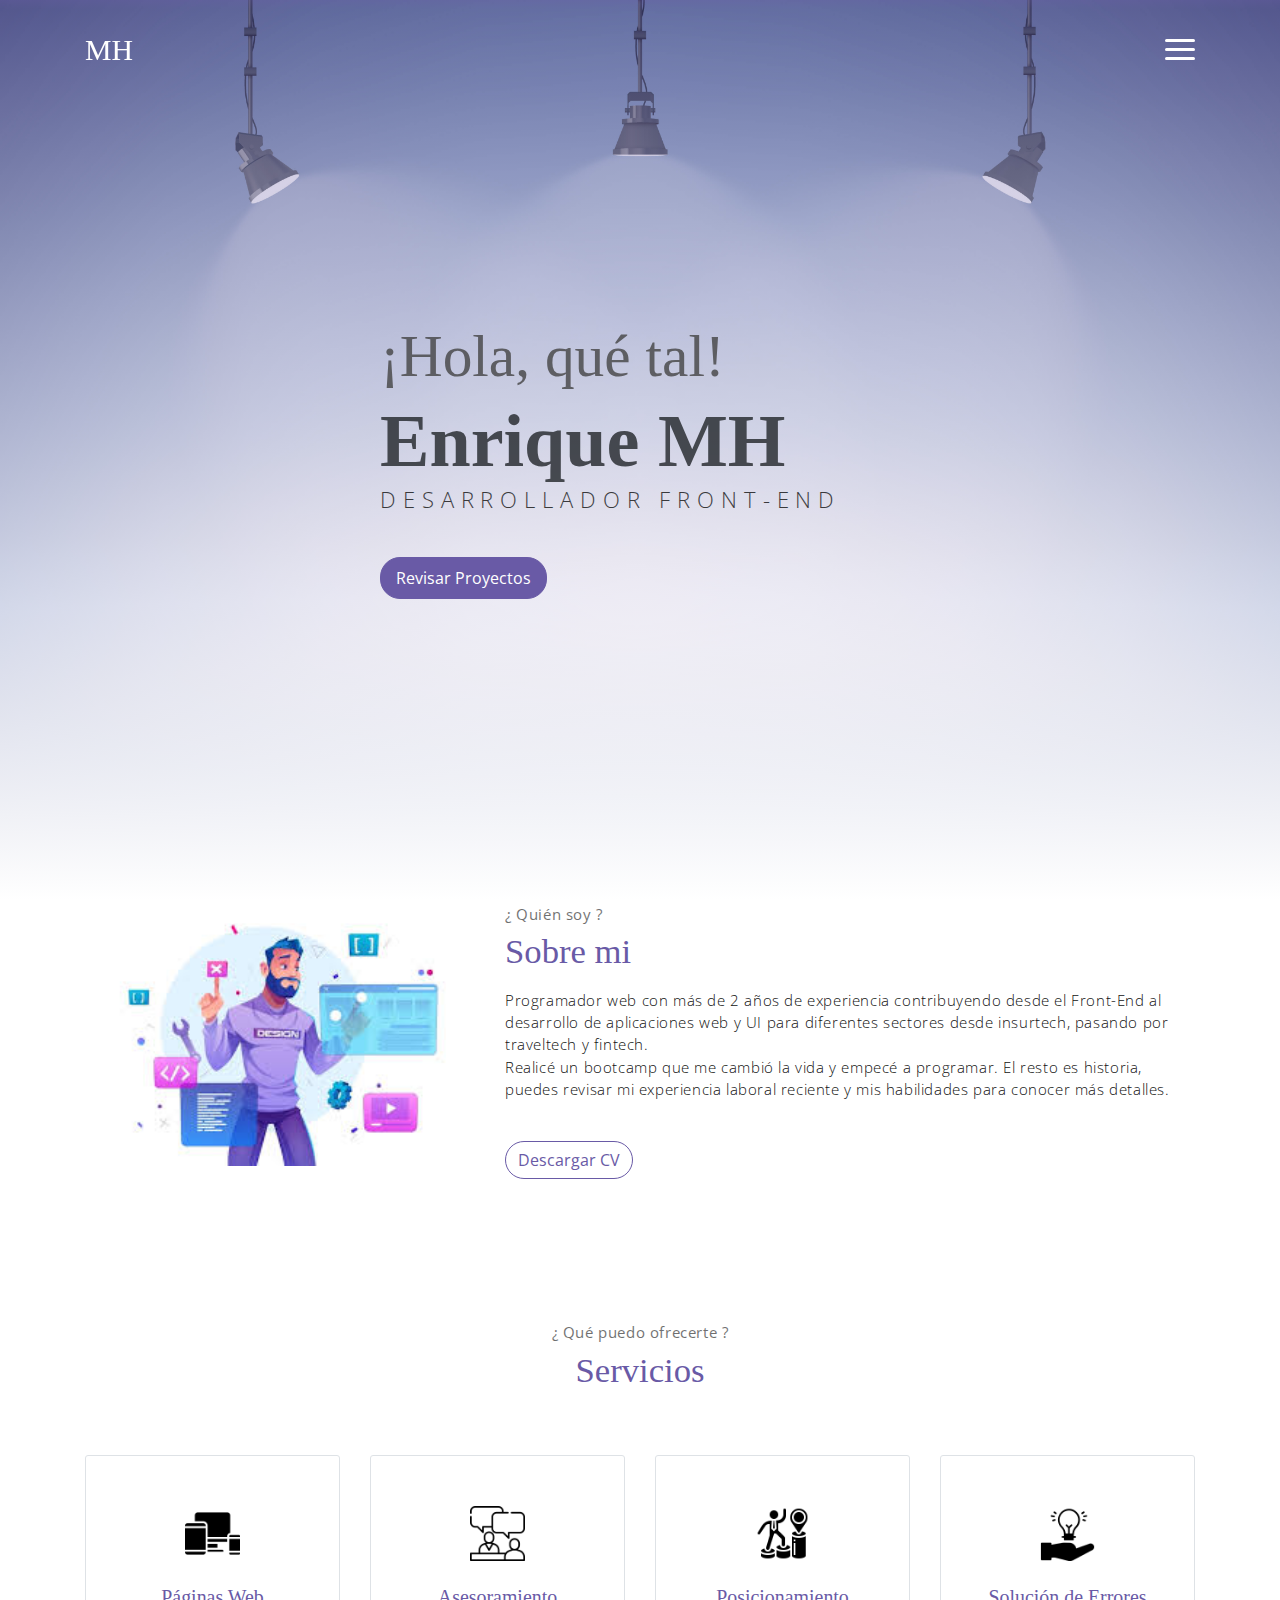
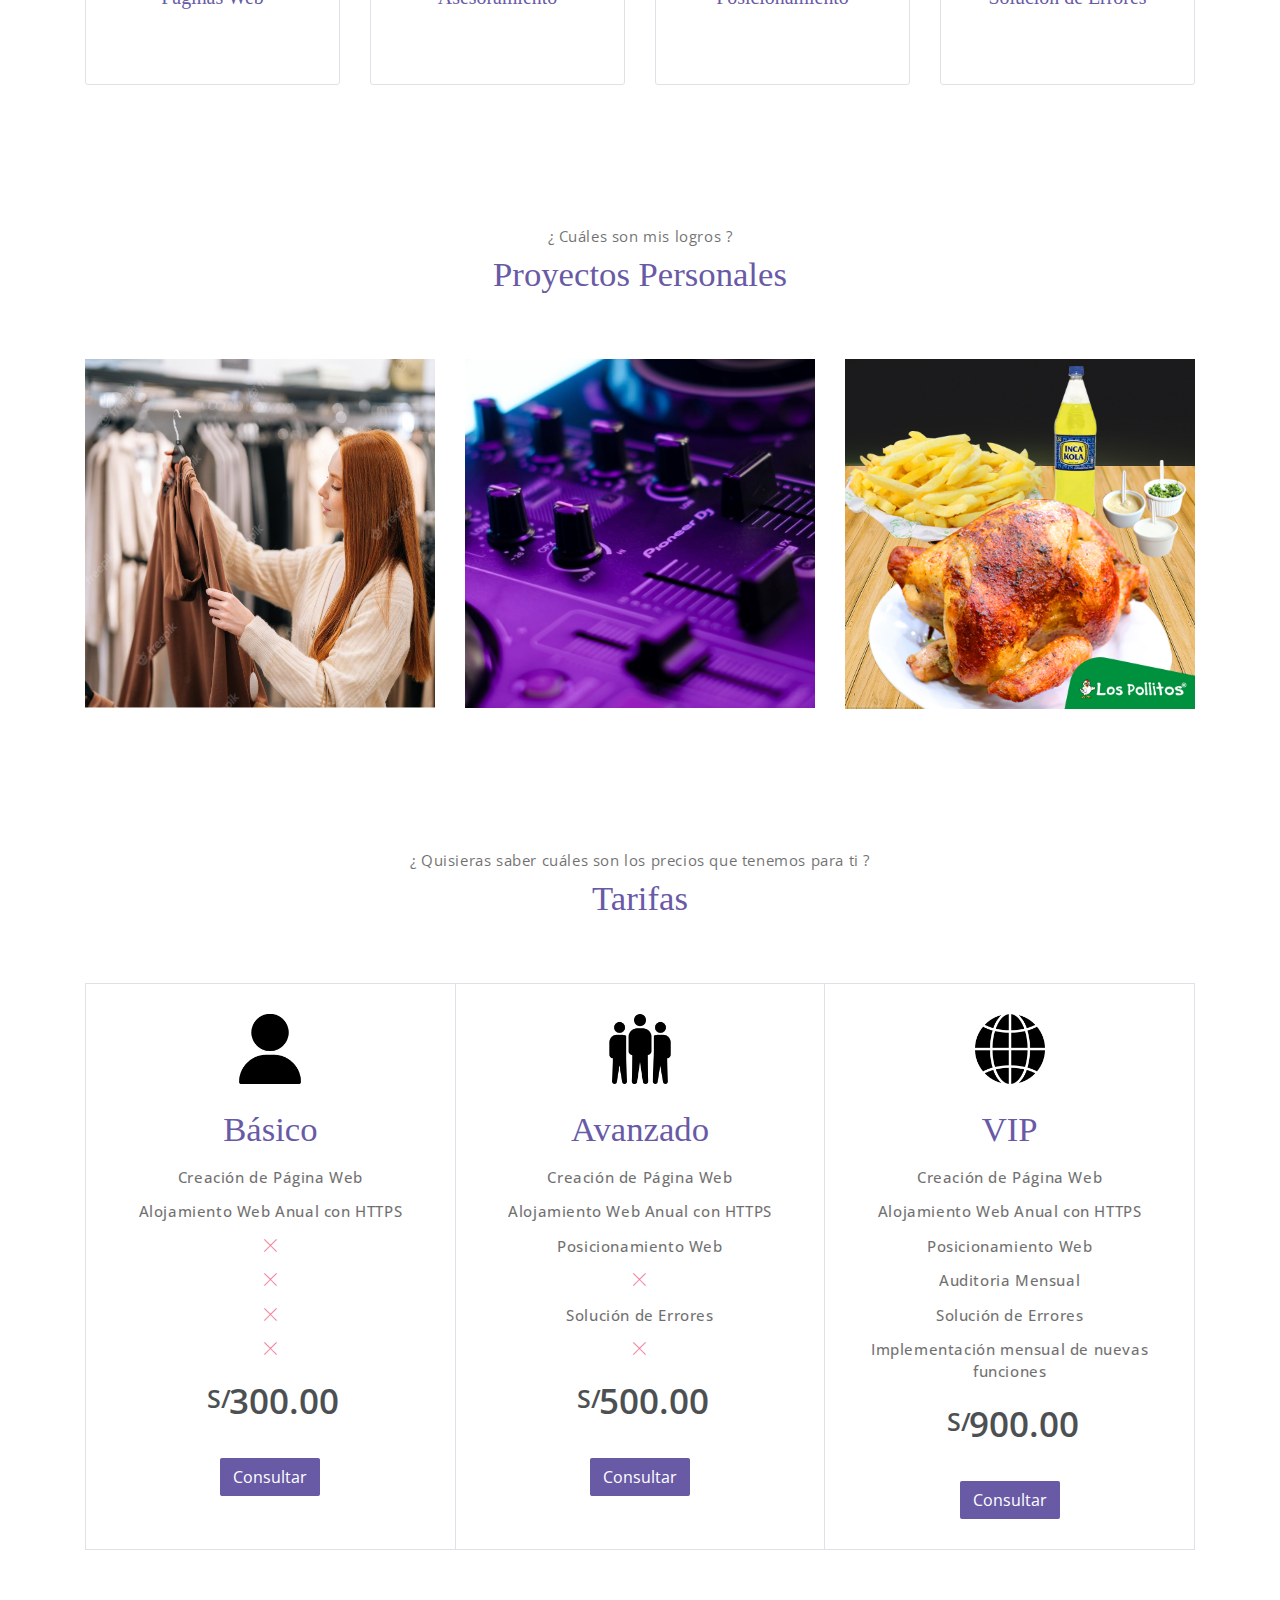
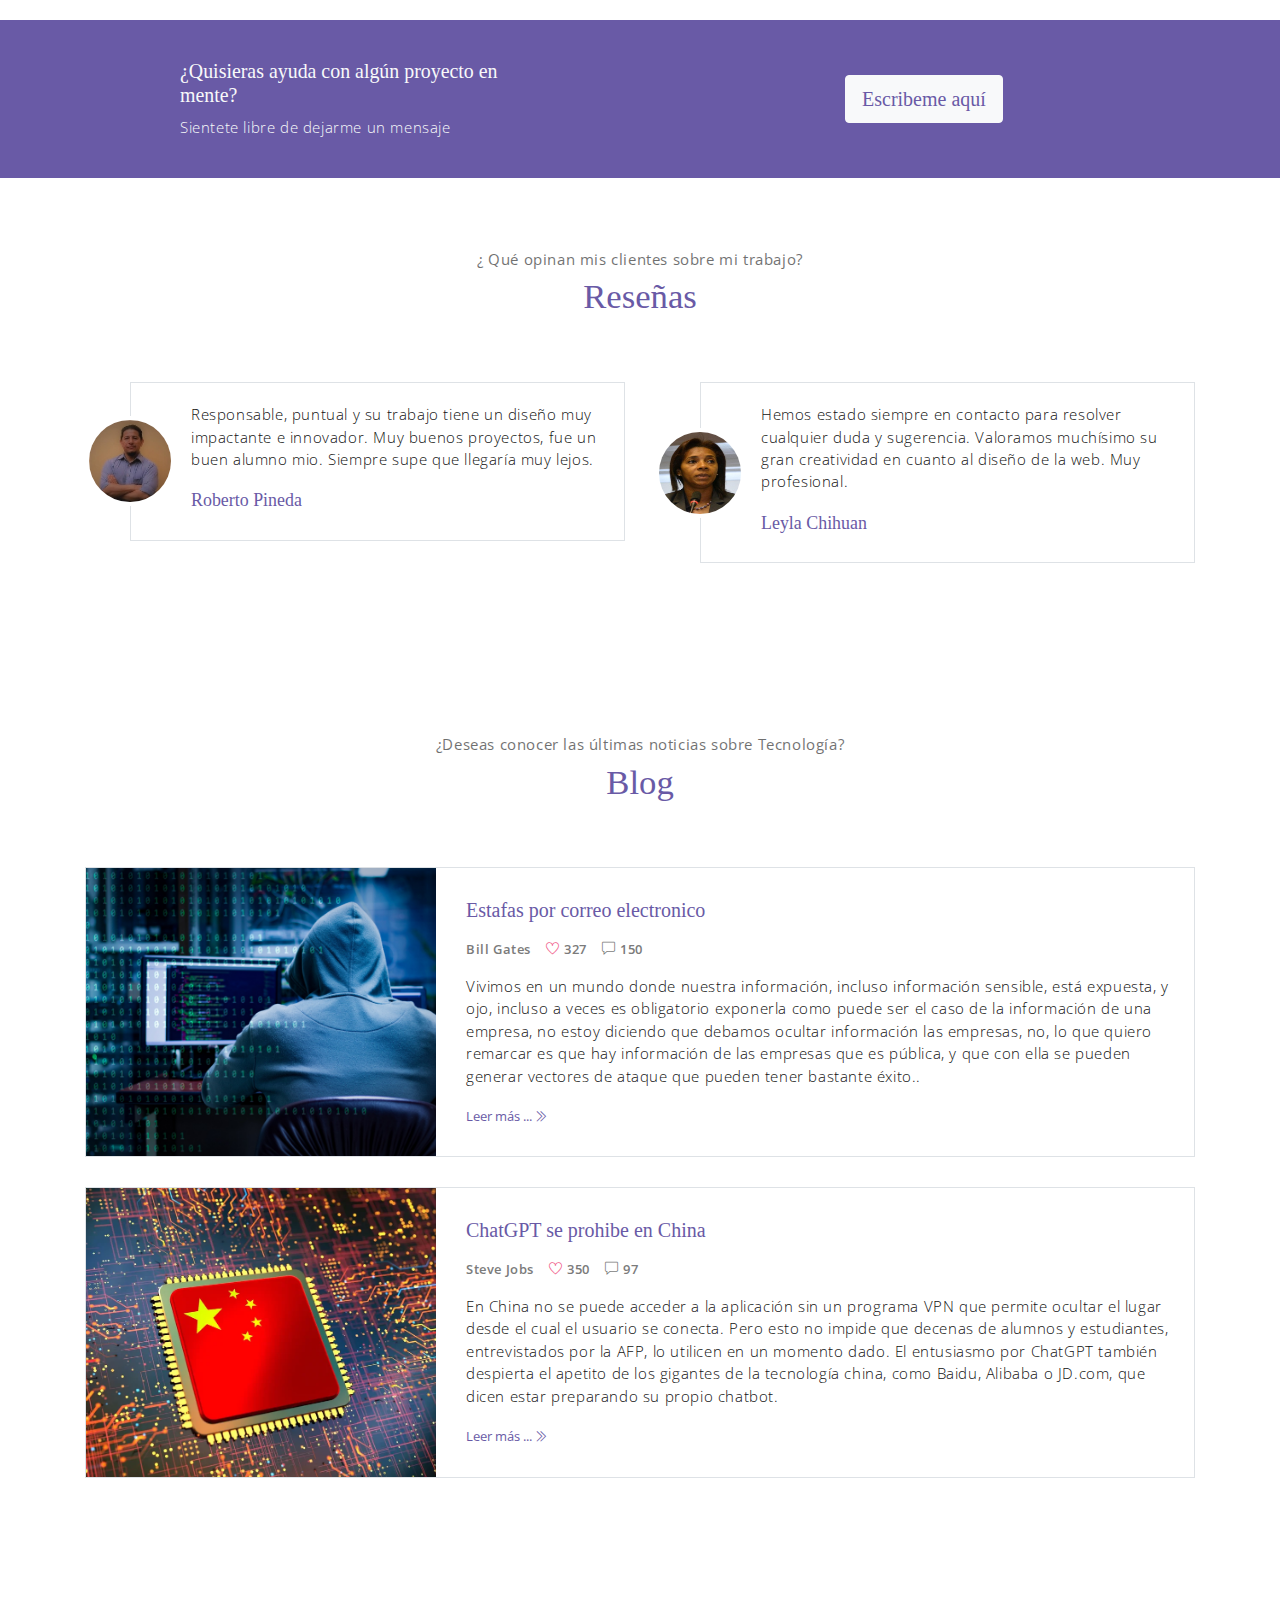
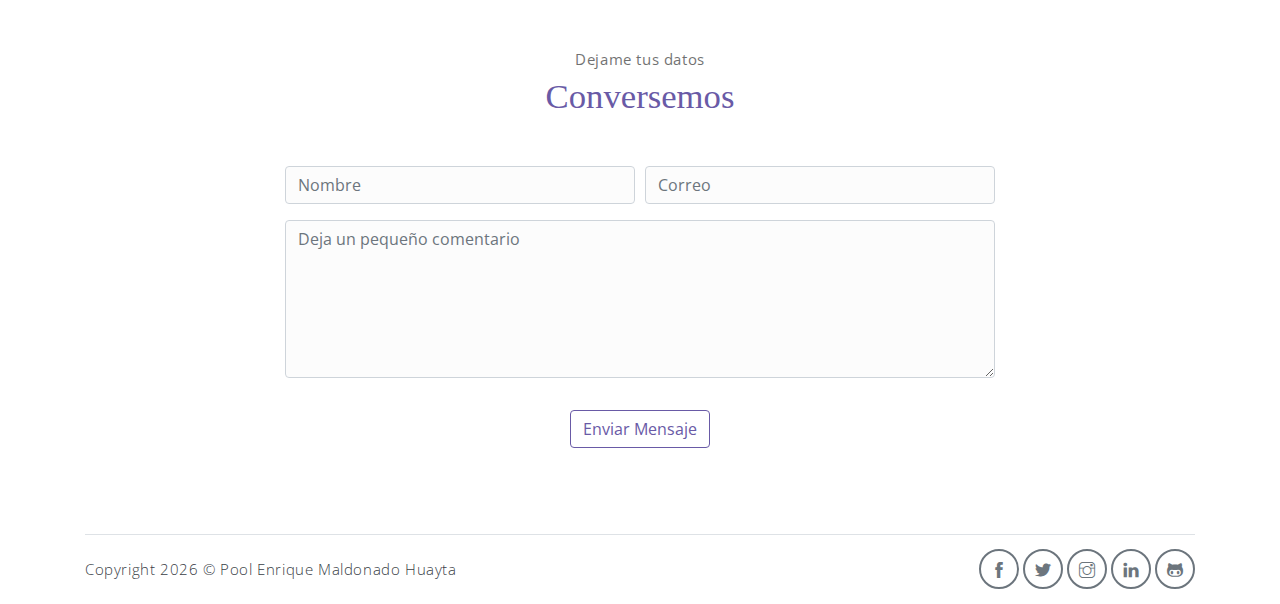
<file: index.html>
<!DOCTYPE html>
<html lang="en">
<head>
	<meta charset="utf-8">
    <meta name="viewport" content="width=device-width, initial-scale=1, shrink-to-fit=no">
    <meta name="description" content="Visite mi página web.">
    <meta name="author" content="Enrique Maldonado">
    <title>Enrique Maldonado</title>
    <!-- font icons -->
    <link rel="stylesheet" href="assets/vendors/themify-icons/css/themify-icons.css">
    <!-- Bootstrap + Meyawo main styles -->
	<link rel="stylesheet" href="assets/css/meyawo.css">
</head>
<body data-spy="scroll" data-target=".navbar" data-offset="40" id="home">

    <!-- Page Navbar -->
    <nav class="custom-navbar" data-spy="affix" data-offset-top="20">
        <div class="container">
            <a class="logo" href="#">MH</a>         
            <ul class="nav">
                <li class="item">
                    <a class="link" href="#home">Inicio</a>
                </li>
                <li class="item">
                    <a class="link" href="#about">Sobre mi</a>
                </li>
                <li class="item">
                    <a class="link" href="#portfolio">Proyectos</a>
                </li>
                <li class="item">
                    <a class="link" href="#testmonial">Reseñas</a>
                </li>
                <li class="item">
                    <a class="link" href="#blog">Blog</a>
                </li>
                <li class="item">
                    <a class="link" href="#contact">Contacto</a>
                </li>
            </ul>
            <a href="javascript:void(0)" id="nav-toggle" class="hamburger hamburger--elastic">
                <div class="hamburger-box">
                  <div class="hamburger-inner"></div>
                </div>
            </a>
        </div>          
    </nav><!-- End of Page Navbar -->

    <!-- page header -->
    <header id="home" class="header">
        <div class="overlay"></div>
        <div class="header-content container">
            <h1 class="header-title">
                <span class="up">¡Hola, qué tal!</span>
                <span class="down"> Enrique MH</span>
            </h1>
            <p class="header-subtitle">DESARROLLADOR FRONT-END</p>            

            <a href="https://github.com/Imeich99?tab=repositories" target="_blank"><button class="btn btn-primary" >Revisar Proyectos</button></a>
        </div>              
    </header><!-- end of page header -->

    <!-- about section -->
    <section class="section pt-0" id="about">
        <!-- container -->
        <div class="container text-center">
            <!-- about wrapper -->
            <div class="about">
                <div class="about-img-holder">
                    <img src="assets/imgs/developer1.jpg" class="about-img" alt="Download free bootstrap 4 landing page, free boootstrap 4 templates, Download free bootstrap 4.1 landing page, free boootstrap 4.1.1 templates, meyawo Landing page">
                </div>
                <div class="about-caption">
                    <p class="section-subtitle">¿ Quién soy ?</p>
                    <h2 class="section-title mb-3">Sobre mi</h2>
                    <p>
                        Programador web con más de 2 años de experiencia contribuyendo desde el Front-End al desarrollo de aplicaciones web y UI para diferentes sectores desde insurtech, pasando por traveltech y fintech. 
                        <br>
                        Realicé un bootcamp que me cambió la vida y empecé a programar. El resto es historia, puedes revisar mi experiencia laboral reciente y mis habilidades para conocer más detalles.              
                    </p>
                    <a href="assets/documents/CV_Maldonado.pdf" download="Enrique Maldonado H."><button class="btn-rounded btn btn-outline-primary mt-4"> Descargar CV</button></a>
                </div>              
            </div><!-- end of about wrapper -->
        </div><!-- end of container -->
    </section> <!-- end of about section -->

    <!-- service section -->
    <section class="section" id="service">
        <div class="container text-center">
            <p class="section-subtitle">¿ Qué puedo ofrecerte ?</p>
            <h6 class="section-title mb-6">Servicios</h6>
            <!-- row -->
            <div class="row">
                <div class="col-md-6 col-lg-3">
                    <style>
                         .service-card:hover{
                         border: 1px solid #255957;
                         }</style>
                    <div class="service-card">
                        <div class="body">
                            <img src="assets/imgs/devices.png" alt="Download free bootstrap 4 landing page, free boootstrap 4 templates, Download free bootstrap 4.1 landing page, free boootstrap 4.1.1 templates, meyawo Landing page" class="icon">
                            <h6 class="title"> Páginas Web</h6>
                            <p class="subtitle">Diseño Web Profesional de alto impacto con un diseño de adaptabilidad para cualquier dispositivo</p>
                        </div>
                    </div>
                </div>
                <div class="col-md-6 col-lg-3">
                    <div class="service-card">
                        <div class="body">
                            <img src="assets/imgs/consulting.png" alt="Download free bootstrap 4 landing page, free boootstrap 4 templates, Download free bootstrap 4.1 landing page, free boootstrap 4.1.1 templates, meyawo Landing page" class="icon">
                            <h6 class="title">Asesoramiento</h6>
                            <p class="subtitle">Conocer los errores y malas practicas dentro tu página web que impiden crecer tu negocio.</p>
                        </div>
                    </div>
                </div>
                <div class="col-md-6 col-lg-3">
                    <div class="service-card">
                        <div class="body">
                            <img src="assets/imgs/position.png" alt="Download free bootstrap 4 landing page, free boootstrap 4 templates, Download free bootstrap 4.1 landing page, free boootstrap 4.1.1 templates, meyawo Landing page" class="icon">
                            <h6 class="title">Posicionamiento</h6>
                            <p class="subtitle">Posicionamiento y correcta indexación en los buscadores para que encuentren fácilmente tu página web</p>
                        </div>
                    </div>
                </div>
                <div class="col-md-6 col-lg-3">
                    <div class="service-card">
                        <div class="body">
                            <img src="assets/imgs/solution.png" alt="Download free bootstrap 4 landing page, free boootstrap 4 templates, Download free bootstrap 4.1 landing page, free boootstrap 4.1.1 templates, meyawo Landing page" class="icon">
                            <h6 class="title">Solución de Errores</h6>
                            <p class="subtitle">Inspección y solución de errores dentro del código que evitan el correcto funcionamiento de la web.</p>
                        </div>
                    </div>
                </div>
            </div><!-- end of row -->
        </div>
    </section><!-- end of service section -->

    <!-- portfolio section -->
    <section class="section" id="portfolio">
        <div class="container text-center">
            <p class="section-subtitle"> ¿ Cuáles son mis logros ?</p>
            <h6 class="section-title mb-6">Proyectos Personales</h6>
            <!-- row -->
            <div class="row">
                <div class="col-md-4">
                    <a href="https://bassika.pe" class="portfolio-card" target="_blank">
                        <img src="assets/imgs/ropa.png" class="portfolio-card-img" alt="Download free bootstrap 4 landing page, free boootstrap 4 templates, Download free bootstrap 4.1 landing page, free boootstrap 4.1.1 templates, meyawo Landing page">    
                        <span class="portfolio-card-overlay">
                            <span class="portfolio-card-caption">
                                <h4> Bassika </h5>
                                <p class="font-weight-normal">Encuentra ropa, zapatillas, accesorios y mucho más al mejor precio</p>
                            </span>                         
                        </span>                     
                    </a>
                </div>
                <div class="col-md-4">
                    <a href="https://djtechtools.com" class="portfolio-card" target="_blank">
                        <img class="portfolio-card-img" src="assets/imgs/dj3.jpg" class="img-responsive rounded" alt="Download free bootstrap 4 landing page, free boootstrap 4 templates, Download free bootstrap 4.1 landing page, free boootstrap 4.1.1 templates, meyawo Landing page">
                        <span class="portfolio-card-overlay">
                            <span class="portfolio-card-caption">
                                <h4>DJ TechTools</h5>
                                <p class="font-weight-normal">Explora gran cantidad de accesorios y productos DJ 🎧</p>
                            </span>                         
                        </span>                         
                    </a>
                </div>
                <div class="col-md-4">
                    <a href="https://pollitosbrasas.pe" class="portfolio-card" target="_blank">
                        <img class="portfolio-card-img" src="assets/imgs/los-pollitos.jpg" class="img-responsive rounded" alt="Download free bootstrap 4 landing page, free boootstrap 4 templates, Download free bootstrap 4.1 landing page, free boootstrap 4.1.1 templates, meyawo Landing page" >    
                        <span class="portfolio-card-overlay">
                            <span class="portfolio-card-caption">
                                <h4>Los Pollitos</h5>
                                <p class="font-weight-normal">Disfruta de deliciosos Pollos 🍗, Parrillas 🔥 y mucho más 😋</p>
                            </span>                         
                        </span>                     
                    </a>
                </div>
            </div><!-- end of row -->
        </div><!-- end of container -->
    </section> <!-- end of portfolio section -->

    <!-- pricing section -->
    <section class="section" id="pricing">
        <div class="container text-center">
            <p class="section-subtitle">¿ Quisieras saber cuáles son los precios que tenemos para ti ?</p>
            <h6 class="section-title mb-6"> Tarifas </h6>
            <!-- row -->
            <div class="pricing-wrapper">
                <div class="pricing-card">
                    <div class="pricing-card-header">
                        <img class="pricing-card-icon" src="assets/imgs/user.png" alt="Download free bootstrap 4 landing page, free boootstrap 4 templates, Download free bootstrap 4.1 landing page, free boootstrap 4.1.1 templates, meyawo Landing page">
                    </div>
                    <div class="pricing-card-body">
                        <h6 class="pricing-card-title">Básico</h6>
                        <div class="pricing-card-list">
                            <p>Creación de Página Web</p>
                            <p>Alojamiento Web Anual con HTTPS </p>
                            <p><i class="ti-close"></i></p>
                            <p><i class="ti-close"></i></p>
                            <p><i class="ti-close"></i></p>
                            <p><i class="ti-close"></i></p>
                        </div>
                    </div>
                    <div class="pricing-card-footer">
                        <span>S/</span>
                        <span>300.00</span>
                    </div>
                    <a href="https://wa.link/usrdos" target="_blank" class="btn btn-primary mt-3 pricing-card-btn">Consultar</a>
                </div>
                <div class="pricing-card">
                    <div class="pricing-card-header">
                        <img class="pricing-card-icon" src="assets/imgs/business.png" alt="Download free bootstrap 4 landing page, free boootstrap 4 templates, Download free bootstrap 4.1 landing page, free boootstrap 4.1.1 templates, meyawo Landing page">
                    </div>
                    <div class="pricing-card-body">
                        <h6 class="pricing-card-title">Avanzado</h6>
                        <div class="pricing-card-list">
                            <p>Creación de Página Web</p>
                            <p>Alojamiento Web Anual con HTTPS </p>
                            <p>Posicionamiento Web</p>
                            <p><i class="ti-close"></i></p>
                            <p>Solución de Errores</p>
                            <p><i class="ti-close"></i></p>    
                        </div>
                    </div>
                    <div class="pricing-card-footer">
                        <span>S/</span>
                        <span>500.00</span>
                    </div>
                    <a href="https://wa.link/cgb92s" target="_blank" class="btn btn-primary mt-3 pricing-card-btn">Consultar</a>
                </div>
                <div class="pricing-card">
                    <div class="pricing-card-header">
                        <img class="pricing-card-icon" src="assets/imgs/global.png" alt="Download free bootstrap 4 landing page, free boootstrap 4 templates, Download free bootstrap 4.1 landing page, free boootstrap 4.1.1 templates, meyawo Landing page">
                    </div>
                    <div class="pricing-card-body">
                        <h6 class="pricing-card-title">VIP</h6>
                        <div class="pricing-card-list">
                            <p>Creación de Página Web</p>
                            <p>Alojamiento Web Anual con HTTPS</p>
                            <p>Posicionamiento Web</p>
                            <p>Auditoria Mensual</p>
                            <p>Solución de Errores</p>
                            <p>Implementación mensual de nuevas funciones</p>
                        </div>
                    </div>
                    <div class="pricing-card-footer">
                        <span>S/</span>
                        <span>900.00</span>
                    </div>
                    <a href="https://wa.link/bjwytx" target="_blank" class="btn btn-primary mt-3 pricing-card-btn">Consultar</a>
                </div>

            </div><!-- end of pricing wrapper -->
        </div> <!-- end of container -->
    </section><!-- end of pricing section -->

    <!-- section -->
    <section class="section-sm bg-primary">
        <!-- container -->
        <div class="container text-center text-sm-left">
            <!-- row -->
            <div class="row align-items-center">
                <div class="col-sm offset-md-1 mb-4 mb-md-0">
                    <h6 class="title text-light">¿Quisieras ayuda con algún proyecto en mente?</h6>
                    <p class="m-0 text-light">Sientete libre de dejarme un mensaje</p>
                </div>
                <div class="col-sm offset-sm-2 offset-md-3">
                    <button class="btn btn-lg my-font btn-light rounded"><a href="#contact">Escribeme aquí</a></button>
                </div>
            </div> <!-- end of row -->
        </div> <!-- end of container -->
    </section> <!-- end of section -->

    <!-- testimonial section -->
    <section class="section" id="testmonial">
        <div class="container text-center">
            <p class="section-subtitle"> ¿ Qué opinan mis clientes sobre mi trabajo?</p>
            <h6 class="section-title mb-6">Reseñas</h6>

            <!-- row -->
            <div class="row">
                <div class="col-md-6">
                    <div class="testimonial-card">
                        <div class="testimonial-card-img-holder">
                            <img src="assets/imgs/profe.png" class="testimonial-card-img" alt="Download free bootstrap 4 landing page, free boootstrap 4 templates, Download free bootstrap 4.1 landing page, free boootstrap 4.1.1 templates, meyawo Landing page">                           
                        </div>
                        <div class="testimonial-card-body">
                            <p class="testimonial-card-subtitle">Responsable, puntual y su trabajo tiene un diseño muy impactante e innovador. Muy buenos proyectos, fue un buen alumno mio. Siempre supe que llegaría muy lejos.</p>
                            <h6 class="testimonial-card-title">Roberto Pineda</h6>
                        </div>
                    </div>
                </div>
                <div class="col-md-6">
                    <div class="testimonial-card">
                        <div class="testimonial-card-img-holder">
                            <img src="assets/imgs/chihuan.jpg" class="testimonial-card-img" alt="Download free bootstrap 4 landing page, free boootstrap 4 templates, Download free bootstrap 4.1 landing page, free boootstrap 4.1.1 templates, meyawo Landing page">                        
                        </div>
                        <div class="testimonial-card-body">
                            <p class="testimonial-card-subtitle">Hemos estado siempre en contacto para resolver cualquier duda y sugerencia. Valoramos muchísimo su gran creatividad en cuanto al diseño de la web. Muy profesional.</p>
                            <h6 class="testimonial-card-title">Leyla Chihuan</h6>
                        </div>
                    </div>
                </div>
            </div>
        </div> <!-- end of container -->
    </section> <!-- end of testimonial section -->
    
    <!-- blog section -->
    <section class="section" id="blog">
        <!-- container -->
        <div class="container text-center">
            <p class="section-subtitle"> ¿Deseas conocer las últimas noticias sobre Tecnología?</p>
            <h6 class="section-title mb-6">Blog</h6>
            <!-- blog-wrapper -->
            <div class="blog-card">
                <div class="blog-card-header">
                    <img src="assets/imgs/hacking.jpeg" class="blog-card-img" alt="Download free bootstrap 4 landing page, free boootstrap 4 templates, Download free bootstrap 4.1 landing page, free boootstrap 4.1.1 templates, meyawo Landing page">
                </div>
                <div class="blog-card-body">
                    <h5 class="blog-card-title">Estafas por correo electronico</h6>

                    <p class="blog-card-caption">
                        <a href="#"> Bill Gates </a>
                        <a href="#"><i class="ti-heart text-danger"></i> 327</a>
                        <a href="#"><i class="ti-comment"></i> 150</a>
                    </p>
                    <p>Vivimos en un mundo donde nuestra información, incluso información sensible, está expuesta, y ojo, incluso a veces es obligatorio exponerla como puede ser el caso de la información de una empresa, no estoy diciendo que debamos ocultar información las empresas, no, lo que quiero remarcar es que hay información de las empresas que es pública, y que con ella se pueden generar vectores de ataque que pueden tener bastante éxito..</p>

                    <a href="https://financer.com/mx/blog/estafa-por-email-cuidado/" target="_blank" class="blog-card-link"> Leer más ... <i class="ti-angle-double-right"></i></a>
                </div>
            </div><!-- end of blog wrapper -->

            <!-- blog-wrapper -->
            <div class="blog-card">
                <div class="blog-card-header">
                    <img src="assets/imgs/chinagpt.webp" class="blog-card-img" alt="Download free bootstrap 4 landing page, free boootstrap 4 templates, Download free bootstrap 4.1 landing page, free boootstrap 4.1.1 templates, meyawo Landing page">
                </div>
                <div class="blog-card-body">
                    <h5 class="blog-card-title">ChatGPT se prohibe en China </h6>

                    <p class="blog-card-caption">
                        <a href="#"> Steve Jobs</a>
                        <a href="#"><i class="ti-heart text-danger"></i> 350</a>
                        <a href="#"><i class="ti-comment"></i> 97</a>
                    </p>
                    
                    <p>En China no se puede acceder a la aplicación sin un programa VPN que permite ocultar el lugar desde el cual el usuario se conecta.
                       Pero esto no impide que decenas de alumnos y estudiantes, entrevistados por la AFP, lo utilicen en un momento dado. El entusiasmo por ChatGPT también despierta el apetito de los gigantes de la tecnología china, como Baidu, Alibaba o JD.com, que dicen estar preparando su propio chatbot.</p>

                    <a href="https://actualidad.rt.com/actualidad/458852-reportan-china-prohibe-uso-chatgpt" target="_blank" class="blog-card-link"> Leer más ... <i class="ti-angle-double-right"></i></a>
                </div>
            </div><!-- end of blog wrapper -->

        </div><!-- end of container -->
    </section><!-- end of blog section -->

    <!-- contact section -->
    <section class="section" id="contact">
        <div class="container text-center">
            <p class="section-subtitle"> Dejame tus datos</p>
            <h6 class="section-title mb-5"> Conversemos </h6>
            <!-- contact form -->
            <form action="" class="contact-form col-md-10 col-lg-8 m-auto">
                <div class="form-row">
                    <div class="form-group col-sm-6">
                        <input type="text" size="50" class="form-control" placeholder="Nombre" required>                 
                    </div>
                    <div class="form-group col-sm-6">
                        <input type="email" class="form-control" placeholder="Correo"required>                 
                    </div>
                    <div class="form-group col-sm-12">
                        <textarea name="comment" id="comment" rows="6"   class="form-control" placeholder="Deja un pequeño comentario"></textarea>
                    </div>
                    <div class="form-group col-sm-12 mt-3">
                        <input type="submit" value="Enviar Mensaje" class="btn btn-outline-primary rounded">                  
                    </div>
                </div>  
            </form><!-- end of contact form -->
        </div><!-- end of container -->
    </section><!-- end of contact section -->

    <!-- footer -->
    <div class="container">
        <footer class="footer">       
            <p class="mb-0">Copyright <script>document.write(new Date().getFullYear())</script> &copy; <a href="#"> Pool Enrique Maldonado Huayta</a></p>
            <div class="social-links text-right m-auto ml-sm-auto">
                <a href="https://www.facebook.com/enrique.maldonadohuayta" target="_blank" class="link"><i class="ti-facebook"></i></a>
                <a href="https://twitter.com/TsukanomaYume" target="_blank" class="link"><i class="ti-twitter-alt"></i></a>
                <a href="https://www.instagram.com/1me1ch/" target="_blank" class="link"><i class="ti-instagram"></i></a>
                <a href="https://www.linkedin.com/in/pool-enrique-maldonado-huayta-65b5b9200/" target="_blank" class="link"><i class="ti-linkedin"></i></a>
                <a href="https://github.com/Imeich99?tab=repositories" target="_blank" class="link"><i class="ti-github"></i></a>
            </div>
        </footer>
    </div> <!-- end of page footer -->
	
	<!-- core  -->
    <script src="assets/vendors/jquery/jquery-3.4.1.js"></script>
    <script src="assets/vendors/bootstrap/bootstrap.bundle.js"></script>

    <!-- bootstrap 3 affix -->
	<script src="assets/vendors/bootstrap/bootstrap.affix.js"></script>

    <!-- Meyawo js -->
    <script src="assets/js/meyawo.js"></script>

</body>
</html>
</file>
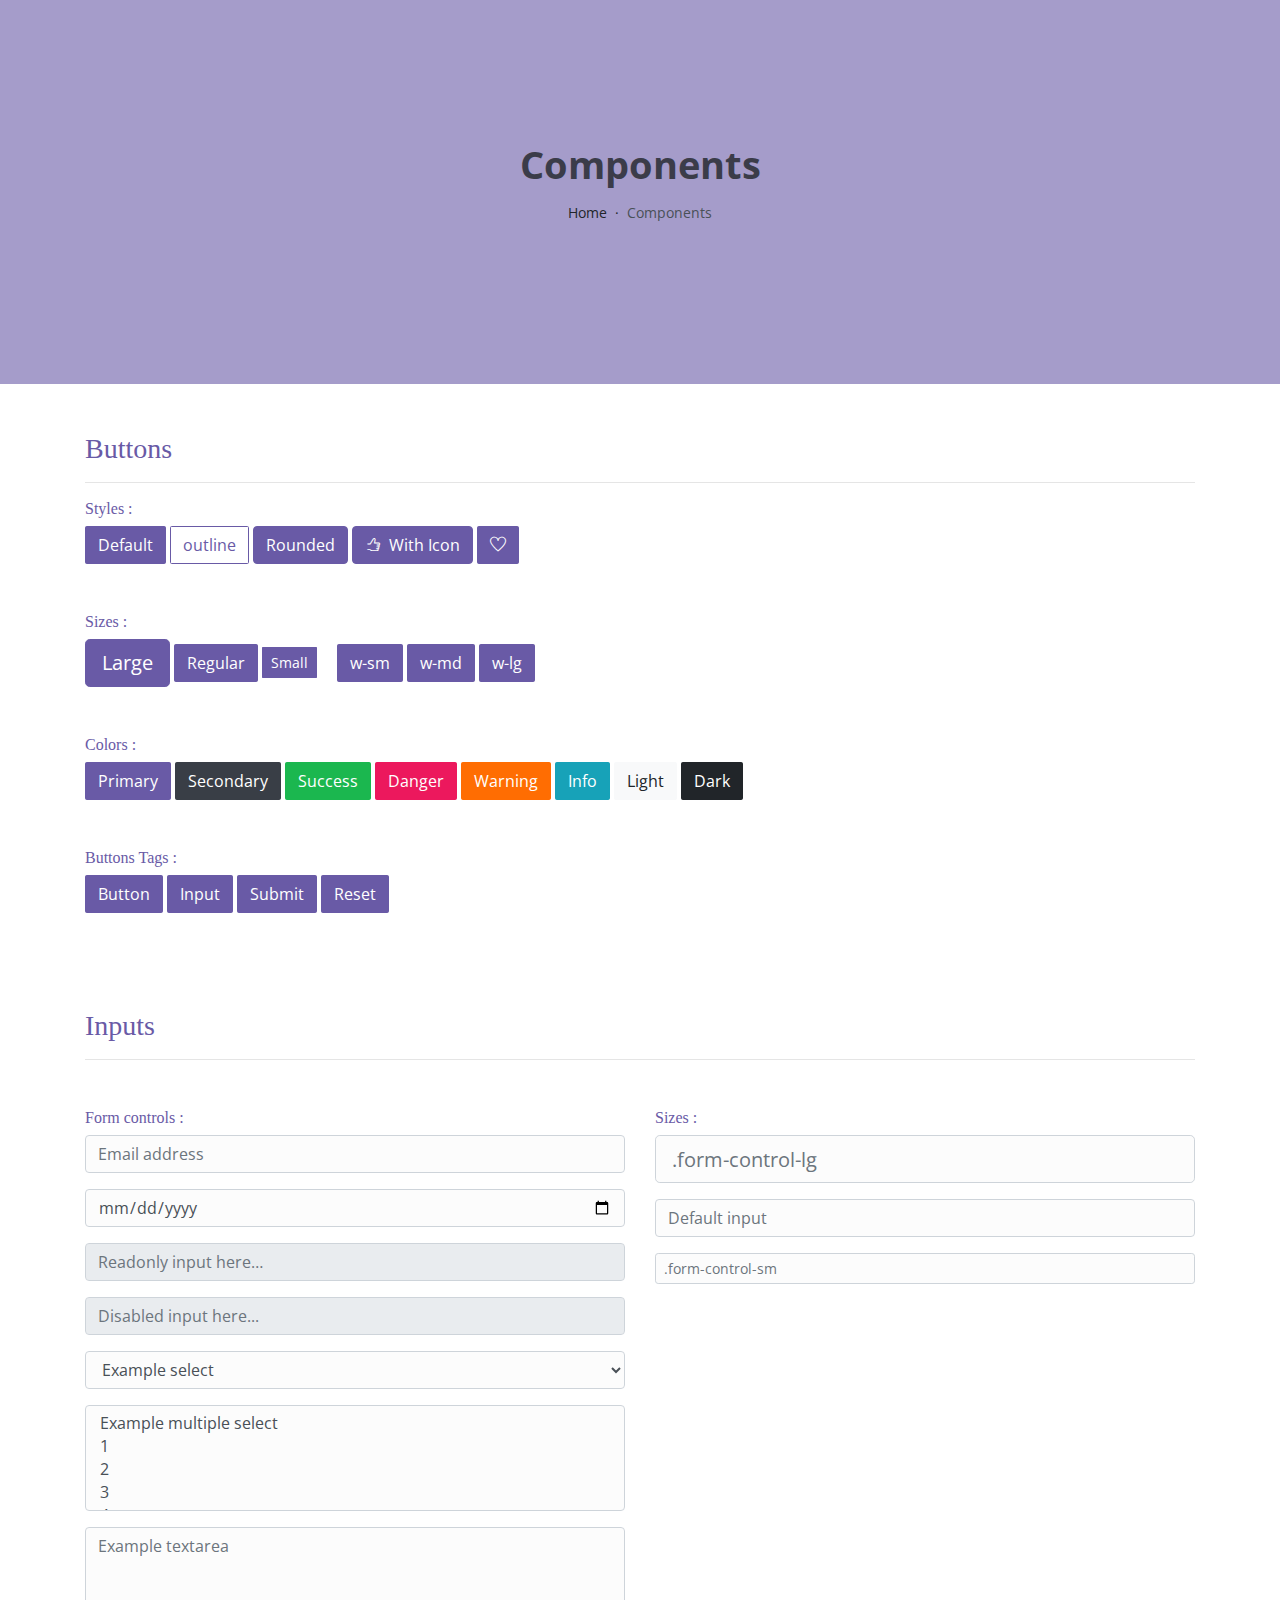
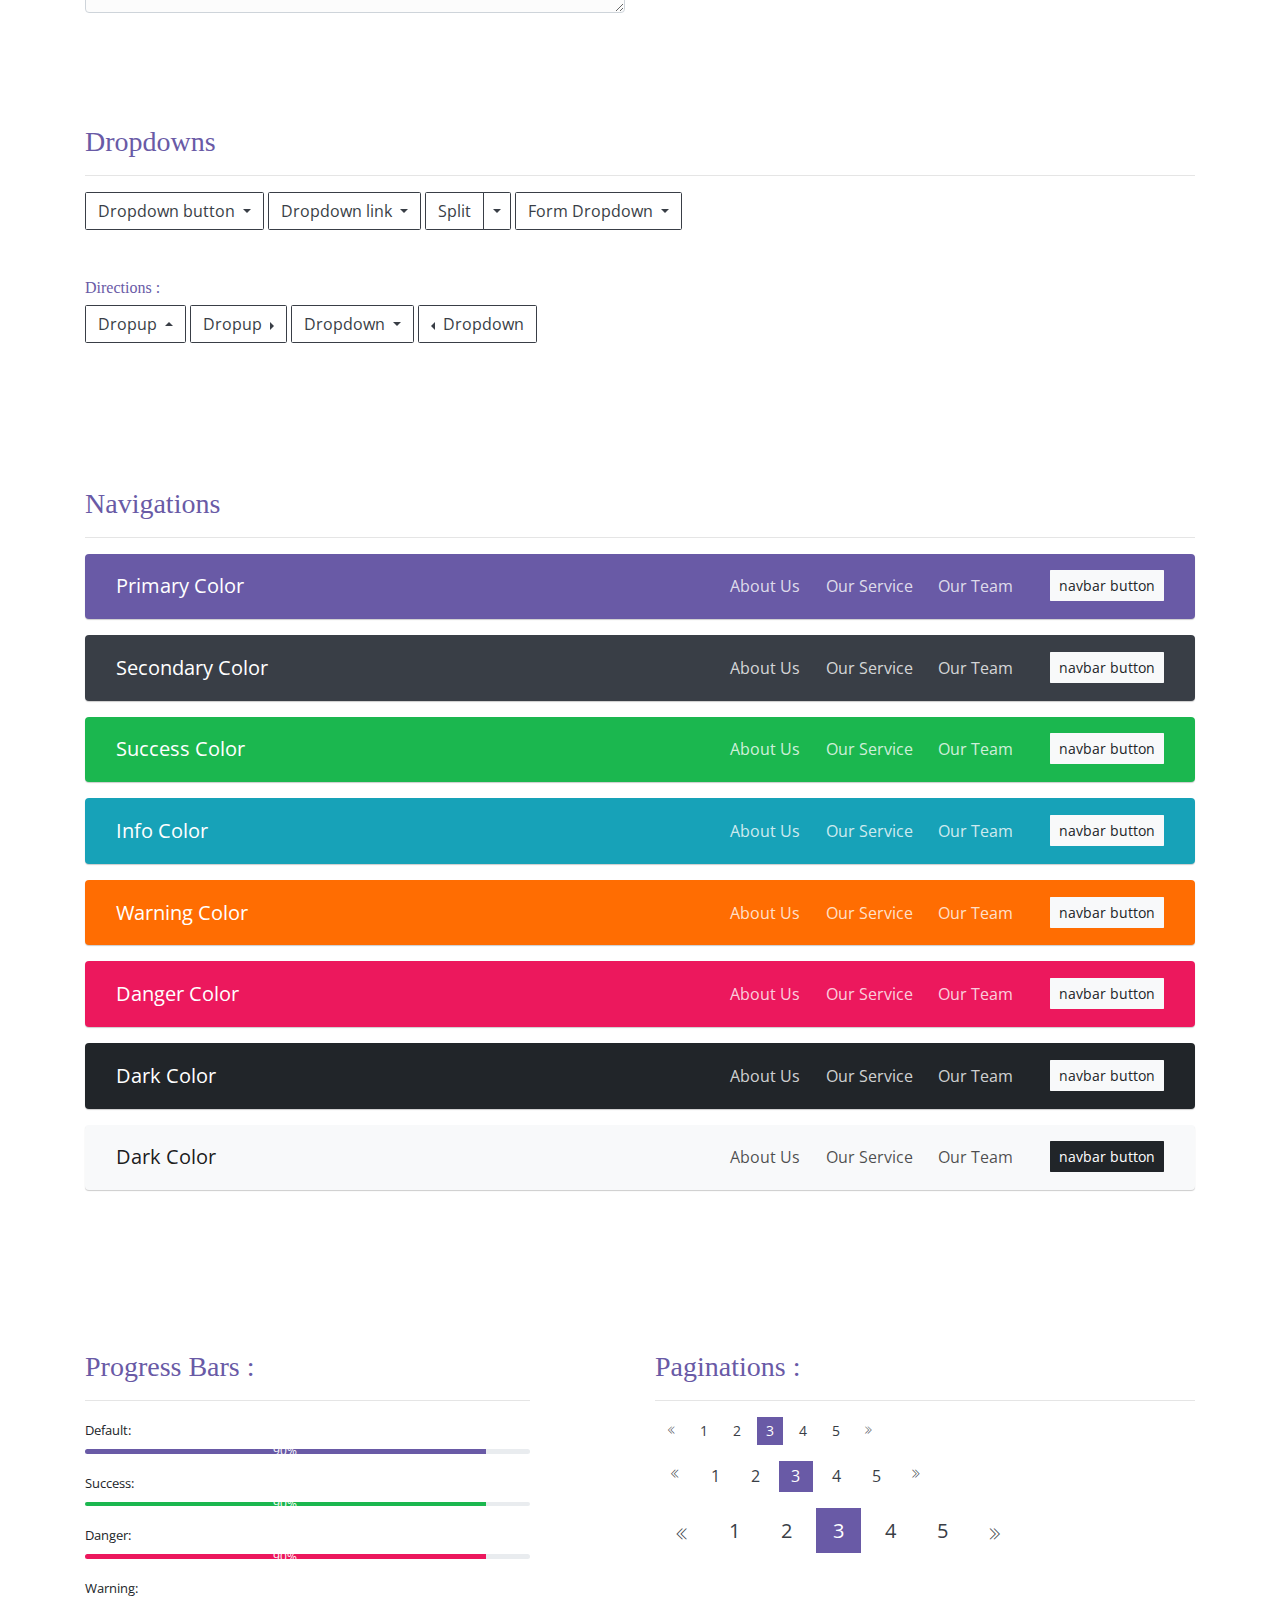
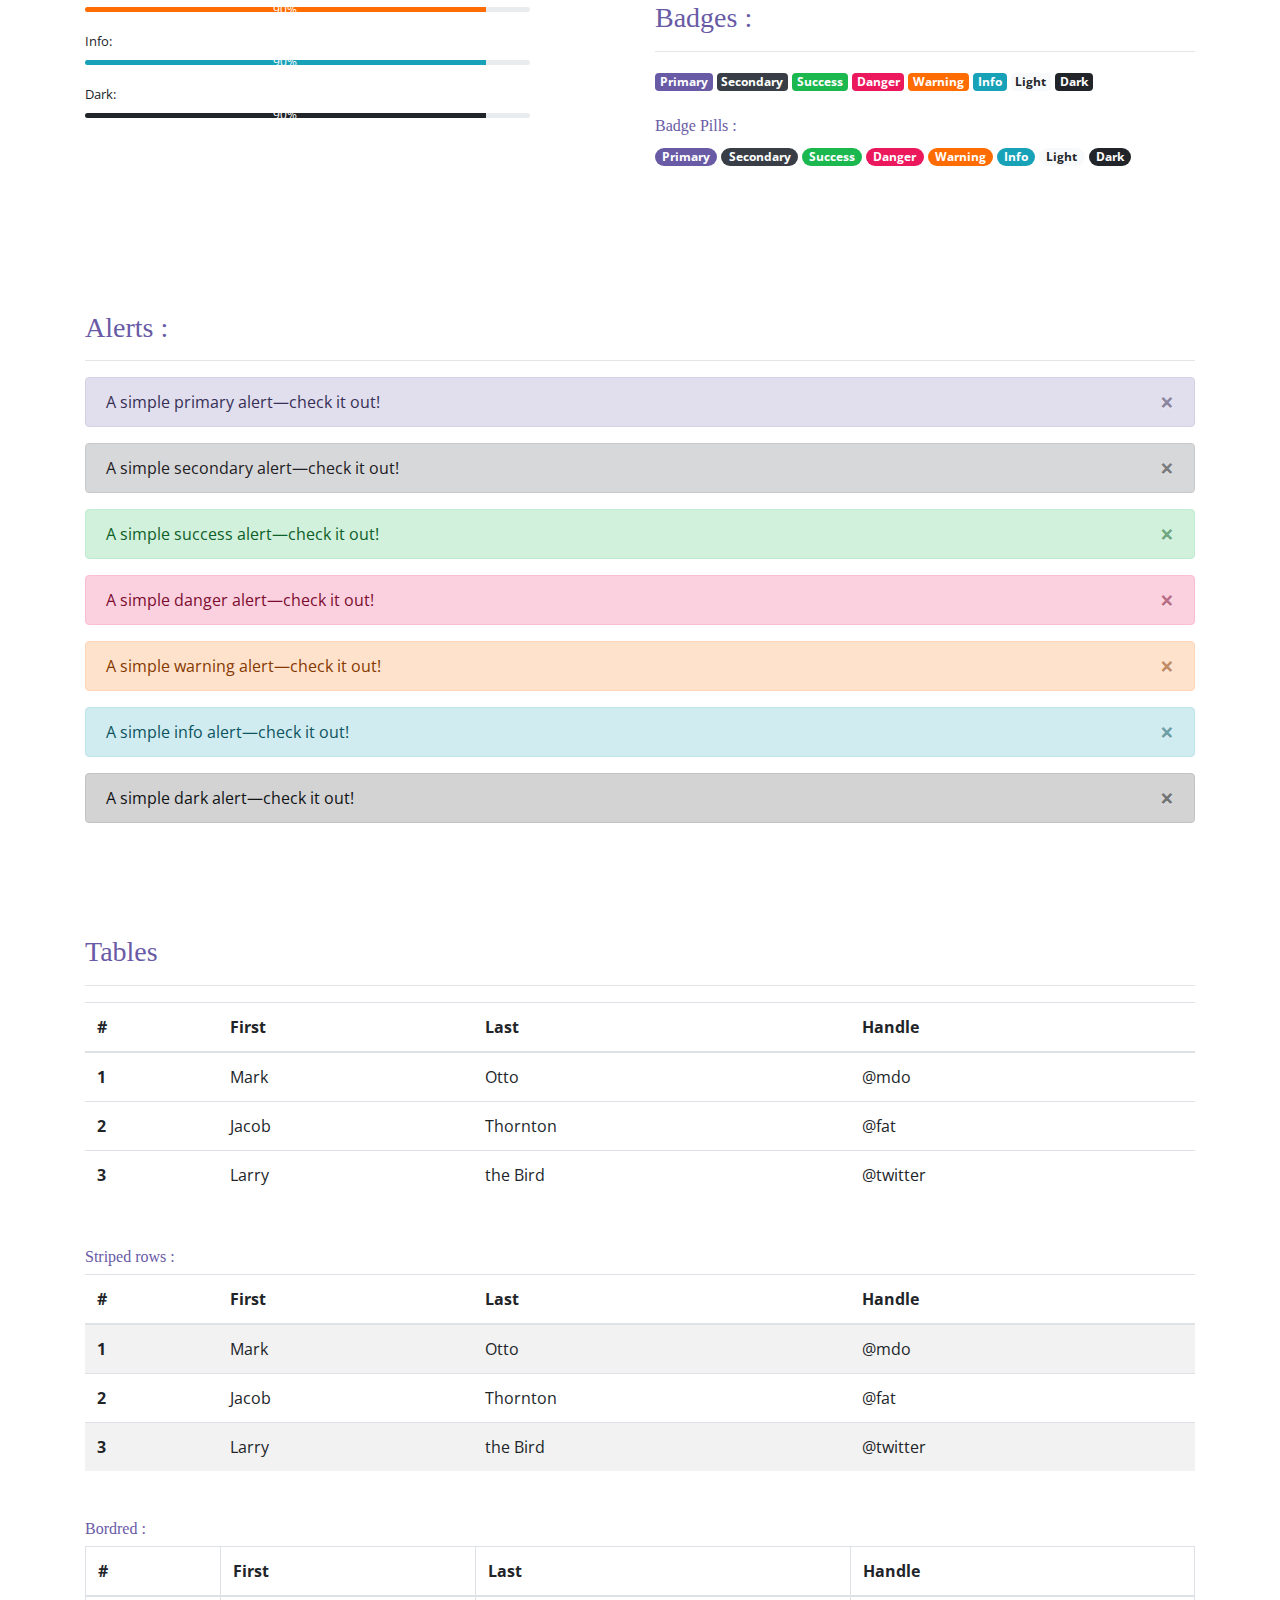
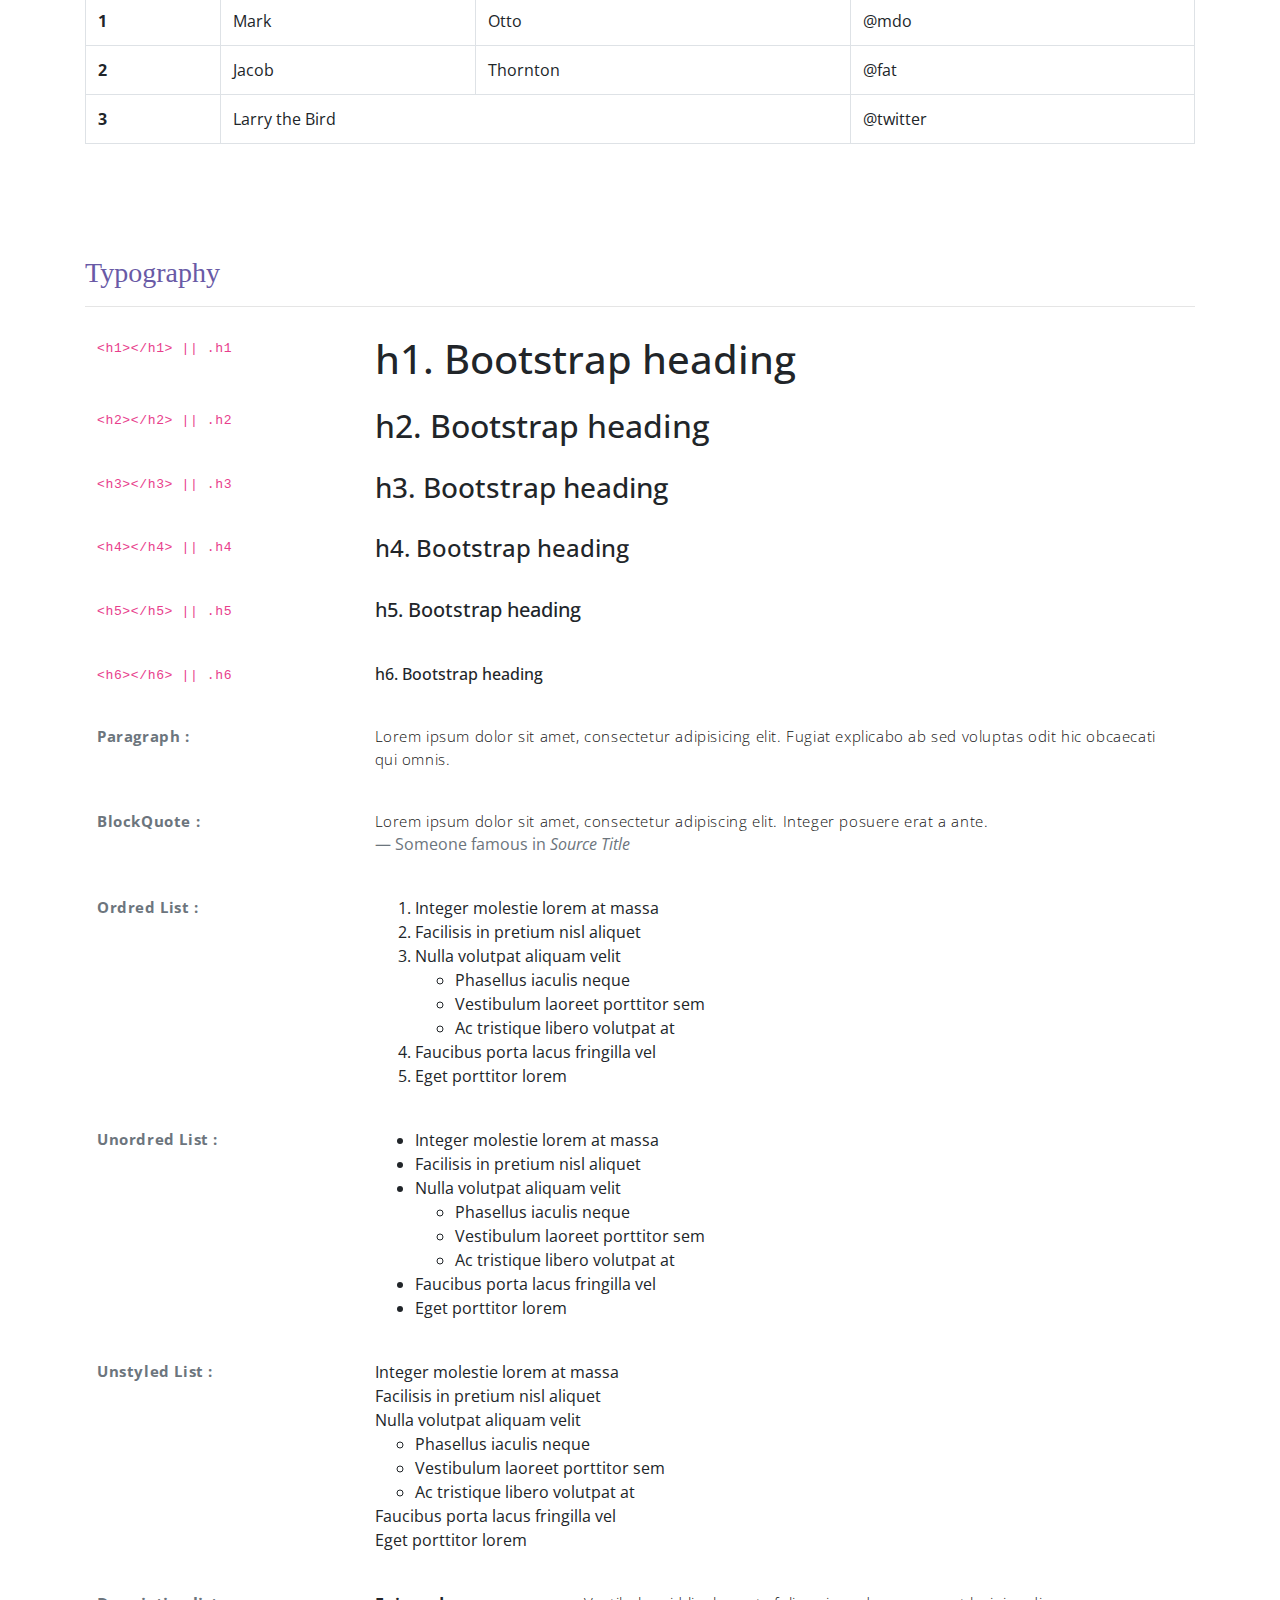
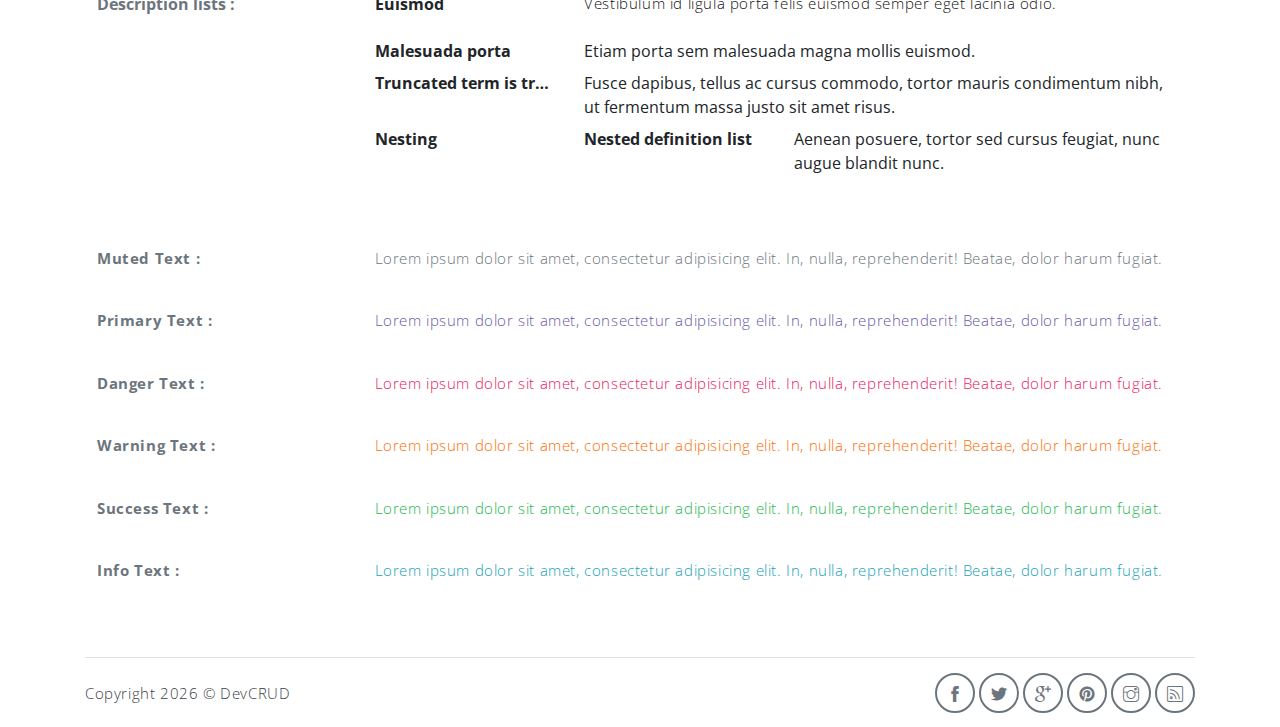
<file: components.html>
<!DOCTYPE html>
<html lang="en">
<head>
   <meta charset="utf-8">
   <meta name="viewport" content="width=device-width, initial-scale=1, shrink-to-fit=no">
   <meta name="description" content="Start your development with Meyawo landing page.">
   <meta name="author" content="Devcrud">
   <title>Meyawo Landing page | Components</title>
   <!-- font icons -->
   <link rel="stylesheet" href="assets/vendors/themify-icons/css/themify-icons.css">
   <!-- Bootstrap + Steller  -->
   <link rel="stylesheet" href="assets/css/meyawo.css">
</head>
<body>

   <!-- Page Header -->
   <header class="header header-mini"> 
      <div class="header-title">Components</div> 
      <nav aria-label="breadcrumb">
         <ol class="breadcrumb">
            <li class="breadcrumb-item"><a href="/">Home</a></li>
            <li class="breadcrumb-item active" aria-current="page">Components</li>
         </ol>
      </nav>
   </header> <!-- End Of Page Header -->

   <!-- main content -->
   <div class="container">

      <!-- Buttons -->
      <h3 class="mt-5">Buttons</h3>
      <hr>
      <h6 class="section-secondary-title">Styles :</h6>
      <button class="btn btn-primary">Default</button>
      <button class="btn btn-outline-primary">outline</button>
      <button class="btn btn-primary rounded">Rounded</button>
      <button class="btn btn-primary rounded"><i class="ti-thumb-up pr-1"></i> With Icon</button>
      <button class="btn btn-primary circle"><i class="ti-heart"></i></button>

      <h6 class="section-secondary-title mt-5">Sizes :</h6>
      <button class="btn btn-primary btn-lg">Large</button>
      <button class="btn btn-primary ">Regular</button>
      <button class="btn btn-primary btn-sm">Small</button>
      <button class="btn btn-primary w-sm ml-3">w-sm</button>
      <button class="btn btn-primary w-md">w-md</button>
      <button class="btn btn-primary w-lg">w-lg</button>

      <h6 class="section-secondary-title mt-5">Colors :</h6>          
      <button type="button" class="btn btn-primary">Primary</button>
      <button type="button" class="btn btn-secondary">Secondary</button>
      <button type="button" class="btn btn-success">Success</button>
      <button type="button" class="btn btn-danger">Danger</button>
      <button type="button" class="btn btn-warning">Warning</button>
      <button type="button" class="btn btn-info">Info</button>
      <button type="button" class="btn btn-light">Light</button>
      <button type="button" class="btn btn-dark">Dark</button>

      <h6 class="section-secondary-title mt-5">Buttons Tags :</h6>
      <button class="btn btn-primary" type="submit">Button</button>
      <input class="btn btn-primary" type="button" value="Input">
      <input class="btn btn-primary" type="submit" value="Submit">
      <input class="btn btn-primary" type="reset" value="Reset">
      
      <!-- devider -->
      <div class="py-5"></div>

      <!-- Inputs -->
      <h3>Inputs</h3>
      <hr>
      <div class="row mt-5">
         <div class="col-md-6">
            <h6 class="section-secondary-title">Form controls :</h6>        
            <div class="form-group">
               <input type="email" class="form-control" id="exampleFormControlInput1" placeholder="Email address">
            </div>
            <div class="form-group">
               <input type="date" class="form-control" id="exampleFormControlInput1" placeholder="Date">
            </div>
            <div class="form-group">
               <input class="form-control" type="text" placeholder="Readonly input here…" readonly>
            </div>
            <div class="form-group">
               <input class="form-control" id="disabledInput" type="text" placeholder="Disabled input here..." disabled>
            </div>
            <div class="form-group">
               <select class="form-control" id="exampleFormControlSelect1">
                  <option>Example select</option>
                  <option>1</option>
                  <option>2</option>
                  <option>3</option>
                  <option>4</option>
                  <option>5</option>
               </select>
            </div>
            <div class="form-group">
               <select multiple class="form-control" id="exampleFormControlSelect2">
                  <option>Example multiple select</option>
                  <option>1</option>
                  <option>2</option>
                  <option>3</option>
                  <option>4</option>
                  <option>5</option>
               </select>
            </div>
            <div class="form-group">
               <textarea class="form-control" id="exampleFormControlTextarea1" rows="3" placeholder="Example textarea"></textarea>
            </div>
         </div>
         <div class="col-md-6">
            <h6 class="section-secondary-title">Sizes :</h6>    
            <div class="form-group">
               <input class="form-control form-control-lg" type="text" placeholder=".form-control-lg">             
            </div>
            <div class="form-group">
               <input class="form-control" type="text" placeholder="Default input">
            </div>
            <div class="form-group">
               <input class="form-control form-control-sm" type="text" placeholder=".form-control-sm"> 
            </div>
         </div>
      </div> <!-- end of inputs -->   

      <!-- devider -->
      <div class="py-5"></div>             

      <!-- Dropdowns -->
      <h3 class="components-section-title font-weight-normal">Dropdowns</h3>
      <hr>
      <div class="dropdown d-inline-block">
         <button class="btn btn-outline-secondary dropdown-toggle" type="button" id="dropdownMenuButton" data-toggle="dropdown" aria-haspopup="true" aria-expanded="false">
         Dropdown button
         </button>
         <div class="dropdown-menu" aria-labelledby="dropdownMenuButton">
         <a class="dropdown-item" href="#">Action</a>
         <a class="dropdown-item" href="#">Another action</a>
         <a class="dropdown-item" href="#">Something else here</a>
         </div>
      </div>
      <div class="dropdown d-inline-block">
         <a class="btn btn-outline-secondary dropdown-toggle" href="#" role="button" id="dropdownMenuLink" data-toggle="dropdown" aria-haspopup="true" aria-expanded="false">
            Dropdown link
         </a>
         <div class="dropdown-menu" aria-labelledby="dropdownMenuLink">
            <a class="dropdown-item" href="#">Action</a>
            <a class="dropdown-item" href="#">Another action</a>
            <a class="dropdown-item" href="#">Something else here</a>
         </div>
      </div>
      <div class="btn-group">
         <button type="button" class="btn btn-outline-secondary">Split</button>
         <button type="button" class="btn btn-outline-secondary dropdown-toggle dropdown-toggle-split" data-toggle="dropdown" aria-haspopup="true" aria-expanded="false">
         <span class="sr-only">Toggle Dropdown</span>
         </button>
         <div class="dropdown-menu">
            <a class="dropdown-item" href="#">Action</a>
            <a class="dropdown-item" href="#">Another action</a>
            <a class="dropdown-item" href="#">Something else here</a>
            <div class="dropdown-divider"></div>
            <a class="dropdown-item" href="#">Separated link</a>
         </div>
      </div>
      <div class="btn-group">
         <button class="btn btn-outline-secondary dropdown-toggle" type="button" id="dropdownMenuButton" data-toggle="dropdown" aria-haspopup="true" aria-expanded="false">
            Form Dropdown
         </button>
         <div class="dropdown-menu form">
            <form class="px-4 py-3">
               <div class="form-group">
                  <input type="email" class="form-control" id="exampleDropdownFormEmail1" placeholder="email@example.com">
               </div>
               <div class="form-group">
                  <input type="password" class="form-control" id="exampleDropdownFormPassword1" placeholder="Password">
               </div>
               <div class="form-check mb-3">
                  <input type="checkbox" class="form-check-input" id="dropdownCheck">
                  <label class="form-check-label" for="dropdownCheck">
                     Remember me
                  </label>
               </div>
               <button type="submit" class="btn btn-primary btn-block">Sign in</button>
            </form>
            <div class="dropdown-divider"></div>
            <a class="dropdown-item" href="#"><small>New around here? Sign up</small></a>
            <a class="dropdown-item" href="#"><small>Forgot password?</small></a>
         </div>
      </div>       
      <h6 class="section-secondary-title mt-5">Directions :</h6>  
      <div class="btn-group dropup">
         <button type="button" class="btn btn-outline-secondary dropdown-toggle" data-toggle="dropdown" aria-haspopup="true" aria-expanded="false">
            Dropup
         </button>
         <div class="dropdown-menu">
            <a class="dropdown-item" href="#">Action</a>
            <a class="dropdown-item" href="#">Another action</a>
            <a class="dropdown-item" href="#">Something else here</a>
            <div class="dropdown-divider"></div>
            <a class="dropdown-item" href="#">Separated link</a>
         </div>
      </div>
      <div class="btn-group dropright">
         <button type="button" class="btn btn-outline-secondary dropdown-toggle" data-toggle="dropdown" aria-haspopup="true" aria-expanded="false">
            Dropup
         </button>
         <div class="dropdown-menu">
            <a class="dropdown-item" href="#">Action</a>
            <a class="dropdown-item" href="#">Another action</a>
            <a class="dropdown-item" href="#">Something else here</a>
            <div class="dropdown-divider"></div>
            <a class="dropdown-item" href="#">Separated link</a>
         </div>
      </div>
      <div class="btn-group">
         <button type="button" class="btn btn-outline-secondary dropdown-toggle" data-toggle="dropdown" aria-haspopup="true" aria-expanded="false">
            Dropdown
         </button>
         <div class="dropdown-menu">
            <a class="dropdown-item" href="#">Action</a>
            <a class="dropdown-item" href="#">Another action</a>
            <a class="dropdown-item" href="#">Something else here</a>
            <div class="dropdown-divider"></div>
            <a class="dropdown-item" href="#">Separated link</a>
         </div>
      </div>
      <div class="btn-group dropleft">
         <button type="button" class="btn btn-outline-secondary dropdown-toggle" data-toggle="dropdown" aria-haspopup="true" aria-expanded="false">
            Dropdown
         </button>
         <div class="dropdown-menu">
            <a class="dropdown-item" href="#">Action</a>
            <a class="dropdown-item" href="#">Another action</a>
            <a class="dropdown-item" href="#">Something else here</a>
            <div class="dropdown-divider"></div>
            <a class="dropdown-item" href="#">Separated link</a>
         </div>
      </div> <!-- end of Dropdowns -->  

      <!-- devider -->
      <div class="py-5"></div>   

      <!-- navbars -->
      <h3 class="components-section-title font-weight-normal mt-5">Navigations</h3>
      <hr>
      <nav class="navbar navbar-expand-sm navbar-dark bg-primary rounded shadow mb-3">
         <div class="container">
            <a class="navbar-brand" href="#">Primary Color</a>
            <button class="navbar-toggler ml-auto" type="button" data-toggle="collapse" data-target="#navbarSupportedContent" aria-controls="navbarSupportedContent" aria-expanded="false" aria-label="Toggle navigation">
            <span class="navbar-toggler-icon"></span>
            </button>
            <div class="collapse navbar-collapse" id="navbarSupportedContent">
               <ul class="navbar-nav ml-auto"> 
                  <li class="nav-item">
                     <a class="nav-link" href="#about">About Us</a>
                  </li>
                  <li class="nav-item">
                     <a class="nav-link" href="#service">Our Service</a>
                  </li>
                  <li class="nav-item">
                     <a class="nav-link" href="#team">Our Team</a>
                  </li>
                  <li class="nav-item">
                     <a href="#book-table" class="ml-4 mt-1 btn btn-light btn-sm">navbar button</a>
                  </li>
               </ul>                       
            </div>
         </div>
      </nav>
      <nav class="navbar navbar-expand-sm navbar-dark bg-secondary rounded shadow mb-3">
         <div class="container">
            <a class="navbar-brand" href="#">Secondary Color</a>
            <button class="navbar-toggler ml-auto" type="button" data-toggle="collapse" data-target="#navbarSupportedContent" aria-controls="navbarSupportedContent" aria-expanded="false" aria-label="Toggle navigation">
            <span class="navbar-toggler-icon"></span>
            </button>
            <div class="collapse navbar-collapse" id="navbarSupportedContent">
               <ul class="navbar-nav ml-auto"> 
                  <li class="nav-item">
                     <a class="nav-link" href="#about">About Us</a>
                  </li>
                  <li class="nav-item">
                     <a class="nav-link" href="#service">Our Service</a>
                  </li>
                  <li class="nav-item">
                     <a class="nav-link" href="#team">Our Team</a>
                  </li>
                  <li class="nav-item">
                     <a href="#book-table" class="ml-4 mt-1 btn btn-light btn-sm">navbar button</a>
                  </li>
               </ul>                       
            </div>
         </div>
      </nav>
      <nav class="navbar navbar-expand-sm navbar-dark bg-success rounded shadow mb-3">
         <div class="container">
            <a class="navbar-brand" href="#">Success Color</a>
            <button class="navbar-toggler ml-auto" type="button" data-toggle="collapse" data-target="#navbarSupportedContent" aria-controls="navbarSupportedContent" aria-expanded="false" aria-label="Toggle navigation">
            <span class="navbar-toggler-icon"></span>
            </button>
            <div class="collapse navbar-collapse" id="navbarSupportedContent">
               <ul class="navbar-nav ml-auto"> 
                  <li class="nav-item">
                     <a class="nav-link" href="#about">About Us</a>
                  </li>
                  <li class="nav-item">
                     <a class="nav-link" href="#service">Our Service</a>
                  </li>
                  <li class="nav-item">
                     <a class="nav-link" href="#team">Our Team</a>
                  </li>
                  <li class="nav-item">
                     <a href="#book-table" class="ml-4 mt-1 btn btn-light btn-sm">navbar button</a>
                  </li>
               </ul>                       
            </div>
         </div>
      </nav>
      <nav class="navbar navbar-expand-sm navbar-dark bg-info rounded shadow mb-3">
         <div class="container">
            <a class="navbar-brand" href="#">Info Color</a>
            <button class="navbar-toggler ml-auto" type="button" data-toggle="collapse" data-target="#navbarSupportedContent" aria-controls="navbarSupportedContent" aria-expanded="false" aria-label="Toggle navigation">
            <span class="navbar-toggler-icon"></span>
            </button>
            <div class="collapse navbar-collapse" id="navbarSupportedContent">
               <ul class="navbar-nav ml-auto"> 
                  <li class="nav-item">
                     <a class="nav-link" href="#about">About Us</a>
                  </li>
                  <li class="nav-item">
                     <a class="nav-link" href="#service">Our Service</a>
                  </li>
                  <li class="nav-item">
                     <a class="nav-link" href="#team">Our Team</a>
                  </li>
                  <li class="nav-item">
                     <a href="#book-table" class="ml-4 mt-1 btn btn-light btn-sm">navbar button</a>
                  </li>
               </ul>                       
            </div>
         </div>
      </nav>
      <nav class="navbar navbar-expand-sm navbar-dark bg-warning rounded shadow mb-3">
         <div class="container">
            <a class="navbar-brand" href="#">Warning Color</a>
            <button class="navbar-toggler ml-auto" type="button" data-toggle="collapse" data-target="#navbarSupportedContent" aria-controls="navbarSupportedContent" aria-expanded="false" aria-label="Toggle navigation">
            <span class="navbar-toggler-icon"></span>
            </button>
            <div class="collapse navbar-collapse" id="navbarSupportedContent">
               <ul class="navbar-nav ml-auto"> 
                  <li class="nav-item">
                     <a class="nav-link" href="#about">About Us</a>
                  </li>
                  <li class="nav-item">
                     <a class="nav-link" href="#service">Our Service</a>
                  </li>
                  <li class="nav-item">
                     <a class="nav-link" href="#team">Our Team</a>
                  </li>
                  <li class="nav-item">
                     <a href="#book-table" class="ml-4 mt-1 btn btn-light btn-sm">navbar button</a>
                  </li>
               </ul>                       
            </div>
         </div>
      </nav>
      <nav class="navbar navbar-expand-sm navbar-dark bg-danger rounded shadow mb-3">
         <div class="container">
            <a class="navbar-brand" href="#">Danger Color</a>
            <button class="navbar-toggler ml-auto" type="button" data-toggle="collapse" data-target="#navbarSupportedContent" aria-controls="navbarSupportedContent" aria-expanded="false" aria-label="Toggle navigation">
            <span class="navbar-toggler-icon"></span>
            </button>
            <div class="collapse navbar-collapse" id="navbarSupportedContent">
               <ul class="navbar-nav ml-auto"> 
                  <li class="nav-item">
                     <a class="nav-link" href="#about">About Us</a>
                  </li>
                  <li class="nav-item">
                     <a class="nav-link" href="#service">Our Service</a>
                  </li>
                  <li class="nav-item">
                     <a class="nav-link" href="#team">Our Team</a>
                  </li>
                  <li class="nav-item">
                     <a href="#book-table" class="ml-4 mt-1 btn btn-light btn-sm">navbar button</a>
                  </li>
               </ul>                       
            </div>
         </div>
      </nav>
      <nav class="navbar navbar-expand-sm navbar-dark bg-dark rounded shadow mb-3">
         <div class="container">
            <a class="navbar-brand" href="#">Dark Color</a>
            <button class="navbar-toggler ml-auto" type="button" data-toggle="collapse" data-target="#navbarSupportedContent" aria-controls="navbarSupportedContent" aria-expanded="false" aria-label="Toggle navigation">
            <span class="navbar-toggler-icon"></span>
            </button>
            <div class="collapse navbar-collapse" id="navbarSupportedContent">
               <ul class="navbar-nav ml-auto"> 
                  <li class="nav-item">
                     <a class="nav-link" href="#about">About Us</a>
                  </li>
                  <li class="nav-item">
                     <a class="nav-link" href="#service">Our Service</a>
                  </li>
                  <li class="nav-item">
                     <a class="nav-link" href="#team">Our Team</a>
                  </li>
                  <li class="nav-item">
                     <a href="#book-table" class="ml-4 mt-1 btn btn-light btn-sm">navbar button</a>
                  </li>
               </ul>                       
            </div>
         </div>
      </nav>
      <nav class="navbar navbar-expand-sm navbar-light bg-light rounded shadow mb-3">
         <div class="container">
            <a class="navbar-brand" href="#">Dark Color</a>
            <button class="navbar-toggler ml-auto" type="button" data-toggle="collapse" data-target="#navbarSupportedContent" aria-controls="navbarSupportedContent" aria-expanded="false" aria-label="Toggle navigation">
            <span class="navbar-toggler-icon"></span>
            </button>
            <div class="collapse navbar-collapse" id="navbarSupportedContent">
               <ul class="navbar-nav ml-auto"> 
                  <li class="nav-item">
                     <a class="nav-link" href="#about">About Us</a>
                  </li>
                  <li class="nav-item">
                     <a class="nav-link" href="#service">Our Service</a>
                  </li>
                  <li class="nav-item">
                     <a class="nav-link" href="#team">Our Team</a>
                  </li>
                  <li class="nav-item">
                     <a href="#book-table" class="ml-4 mt-1 btn btn-dark btn-sm">navbar button</a>
                  </li>
               </ul>                       
            </div>
         </div>
      </nav>
      <!-- End of navbars -->

      <!-- devider -->
      <div class="py-5"></div>   
      
      <!-- progress bars -->
      <div class="row justify-content-between">
         <div class="col-md-5">
            <h3 class="components-section-title font-weight-normal mt-5">Progress Bars :</h3>
            <hr>
            <small>Default: </small>
            <div class="progress mt-2 mb-3">
               <div class="progress-bar" role="progressbar" style="width: 90%" aria-valuenow="25" aria-valuemin="0" aria-valuemax="100"><span>90%</span></div>
            </div>
            <small>Success:</small>
            <div class="progress mt-2 mb-3">
               <div class="progress-bar bg-success" role="progressbar" style="width: 90%" aria-valuenow="25" aria-valuemin="0" aria-valuemax="100"><span>90%</span></div>
            </div>
            <small>Danger:</small>
            <div class="progress mt-2 mb-3">
               <div class="progress-bar bg-danger" role="progressbar" style="width: 90%" aria-valuenow="25" aria-valuemin="0" aria-valuemax="100"><span>90%</span></div>
            </div>
            <small>Warning:</small>
            <div class="progress mt-2 mb-3">
               <div class="progress-bar bg-warning" role="progressbar" style="width: 90%" aria-valuenow="25" aria-valuemin="0" aria-valuemax="100"><span>90%</span></div>
            </div>
            <small>Info:</small>
            <div class="progress mt-2 mb-3">
               <div class="progress-bar bg-info" role="progressbar" style="width: 90%" aria-valuenow="25" aria-valuemin="0" aria-valuemax="100"><span>90%</span></div>
            </div>
            <small>Dark:</small>
            <div class="progress mt-2 mb-3">
               <div class="progress-bar bg-dark" role="progressbar" style="width: 90%" aria-valuenow="25" aria-valuemin="0" aria-valuemax="100"><span>90%</span></div>
            </div>
         </div>
         <div class="col-md-6">
            <h3 class="components-section-title font-weight-normal mt-5">Paginations :</h3>
            <hr>
            <nav aria-label="Page navigation example">
               <ul class="pagination pagination-sm">
                  <li class="page-item"><a class="page-link" href="#"><i class="ti-angle-double-left"></i></a></li>
                  <li class="page-item"><a class="page-link" href="#">1</a></li>
                  <li class="page-item"><a class="page-link" href="#">2</a></li>
                  <li class="page-item active"><a class="page-link" href="#">3</a></li>
                  <li class="page-item"><a class="page-link" href="#">4</a></li>
                  <li class="page-item"><a class="page-link" href="#">5</a></li>
                  <li class="page-item"><a class="page-link" href="#"><i class="ti-angle-double-right"></i></a></li>
               </ul>
            </nav>
            <nav aria-label="Page navigation example">
               <ul class="pagination">
               <li class="page-item"><a class="page-link" href="#"><i class="ti-angle-double-left"></i></a></li>
                  <li class="page-item"><a class="page-link" href="#">1</a></li>
                  <li class="page-item"><a class="page-link" href="#">2</a></li>
                  <li class="page-item active"><a class="page-link" href="#">3</a></li>
                  <li class="page-item"><a class="page-link" href="#">4</a></li>
                  <li class="page-item"><a class="page-link" href="#">5</a></li>
                  <li class="page-item"><a class="page-link" href="#"><i class="ti-angle-double-right"></i></a></li>
               </ul>
            </nav>
            <nav aria-label="Page navigation example">
               <ul class="pagination pagination-lg">
                  <li class="page-item"><a class="page-link" href="#"><i class="ti-angle-double-left"></i></a></li>
                  <li class="page-item"><a class="page-link" href="#">1</a></li>
                  <li class="page-item"><a class="page-link" href="#">2</a></li>
                  <li class="page-item active"><a class="page-link" href="#">3</a></li>
                  <li class="page-item"><a class="page-link" href="#">4</a></li>
                  <li class="page-item"><a class="page-link" href="#">5</a></li>
                  <li class="page-item"><a class="page-link" href="#"><i class="ti-angle-double-right"></i></a></li>
               </ul>
            </nav>

            <!-- Badges -->
            <h3 class="components-section-title font-weight-normal mt-5">Badges :</h3>
            <hr>
            <span class="badge badge-primary">Primary</span>
            <span class="badge badge-secondary">Secondary</span>
            <span class="badge badge-success">Success</span>
            <span class="badge badge-danger">Danger</span>
            <span class="badge badge-warning">Warning</span>
            <span class="badge badge-info">Info</span>
            <span class="badge badge-light">Light</span>
            <span class="badge badge-dark">Dark</span>
            <h6 class="section-secondary-title mt-4 mb-2">Badge Pills :</h6>
            <span class="badge badge-pill badge-primary">Primary</span>
            <span class="badge badge-pill badge-secondary">Secondary</span>
            <span class="badge badge-pill badge-success">Success</span>
            <span class="badge badge-pill badge-danger">Danger</span>
            <span class="badge badge-pill badge-warning">Warning</span>
            <span class="badge badge-pill badge-info">Info</span>
            <span class="badge badge-pill badge-light">Light</span>
            <span class="badge badge-pill badge-dark">Dark</span>
         </div>
      </div> <!-- End of Progress bars -->

      <!-- devider -->
      <div class="py-5"></div>  

      <!-- Alerts -->
      <h3 class="components-section-title font-weight-normal mt-5">Alerts :</h3>
      <hr>
      <div class="alert alert-primary alert-dismissible fade show" role="alert">
         A simple primary alert—check it out!
         <button type="button" class="close" data-dismiss="alert" aria-label="Close">
            <span aria-hidden="true">&times;</span>
         </button>
      </div>
      <div class="alert alert-secondary alert-dismissible fade show" role="alert">
         A simple secondary alert—check it out!
         <button type="button" class="close" data-dismiss="alert" aria-label="Close">
            <span aria-hidden="true">&times;</span>
         </button>
      </div>
      <div class="alert alert-success alert-dismissible fade show" role="alert">
         A simple success alert—check it out!
         <button type="button" class="close" data-dismiss="alert" aria-label="Close">
            <span aria-hidden="true">&times;</span>
         </button>
      </div>
      <div class="alert alert-danger alert-dismissible fade show" role="alert">
         A simple danger alert—check it out!
         <button type="button" class="close" data-dismiss="alert" aria-label="Close">
            <span aria-hidden="true">&times;</span>
         </button>
      </div>
      <div class="alert alert-warning alert-dismissible fade show" role="alert">
         A simple warning alert—check it out!
         <button type="button" class="close" data-dismiss="alert" aria-label="Close">
            <span aria-hidden="true">&times;</span>
         </button>
      </div>
      <div class="alert alert-info alert-dismissible fade show" role="alert">
         A simple info alert—check it out!
         <button type="button" class="close" data-dismiss="alert" aria-label="Close">
            <span aria-hidden="true">&times;</span>
         </button>
      </div>
      <div class="alert alert-dark alert-dismissible fade show" role="alert">
         A simple dark alert—check it out!
         <button type="button" class="close" data-dismiss="alert" aria-label="Close">
            <span aria-hidden="true">&times;</span>
         </button>
      </div>
      <!-- end of alerts -->

      <!-- devider -->
      <div class="py-5"></div> 
   
      <!-- tables -->
      <h3 class="components-section-title">Tables</h3>
      <hr>
      <table class="table">
         <thead>
            <tr>
               <th scope="col">#</th>
               <th scope="col">First</th>
               <th scope="col">Last</th>
               <th scope="col">Handle</th>
            </tr>
         </thead>
         <tbody>
            <tr>
               <th scope="row">1</th>
               <td>Mark</td>
               <td>Otto</td>
               <td>@mdo</td>
            </tr>
            <tr>
               <th scope="row">2</th>
               <td>Jacob</td>
               <td>Thornton</td>
               <td>@fat</td>
            </tr>
            <tr>
               <th scope="row">3</th>
               <td>Larry</td>
               <td>the Bird</td>
               <td>@twitter</td>
            </tr>
         </tbody>
      </table>

      <h6 class="section-secondary-title mt-5">Striped rows :</h6>
      <table class="table table-striped">
         <thead>
            <tr>
               <th scope="col">#</th>
               <th scope="col">First</th>
               <th scope="col">Last</th>
               <th scope="col">Handle</th>
            </tr>
         </thead>
         <tbody>
            <tr>
               <th scope="row">1</th>
               <td>Mark</td>
               <td>Otto</td>
               <td>@mdo</td>
            </tr>
            <tr>
               <th scope="row">2</th>
               <td>Jacob</td>
               <td>Thornton</td>
               <td>@fat</td>
            </tr>
            <tr>
               <th scope="row">3</th>
               <td>Larry</td>
               <td>the Bird</td>
               <td>@twitter</td>
            </tr>
         </tbody>
      </table>

      <h6 class="section-secondary-title mt-5">Bordred :</h6>
      <table class="table table-bordered">
         <thead>
            <tr>
               <th scope="col">#</th>
               <th scope="col">First</th>
               <th scope="col">Last</th>
               <th scope="col">Handle</th>
            </tr>
         </thead>
         <tbody>
            <tr>
               <th scope="row">1</th>
               <td>Mark</td>
               <td>Otto</td>
               <td>@mdo</td>
            </tr>
            <tr>
               <th scope="row">2</th>
               <td>Jacob</td>
               <td>Thornton</td>
               <td>@fat</td>
            </tr>
            <tr>
               <th scope="row">3</th>
               <td colspan="2">Larry the Bird</td>
               <td>@twitter</td>
            </tr>
         </tbody>
      </table>
      <!-- end of tables -->

      <!-- devider -->
      <div class="py-5"></div> 

      <!-- typography -->
      <h3 class="components-section-title">Typography</h3>
      <hr>
      <table class="table table-borderless v-align-center">
         <tbody>
            <tr>
               <td>
                  <p><code class="highlighter-rouge">&lt;h1&gt;&lt;/h1&gt; || .h1</code></p>
               </td>
               <td class="w-75"><span class="h1">h1. Bootstrap heading</span></td>
            </tr>
            <tr>
               <td>
                  <p><code class="highlighter-rouge">&lt;h2&gt;&lt;/h2&gt; || .h2</code></p>
               </td>
               <td><span class="h2">h2. Bootstrap heading</span></td>
            </tr>
            <tr>
               <td>
                  <p><code class="highlighter-rouge">&lt;h3&gt;&lt;/h3&gt; || .h3</code></p>
               </td>
               <td><span class="h3">h3. Bootstrap heading</span></td>
            </tr>
            <tr>
               <td>
                  <p><code class="highlighter-rouge">&lt;h4&gt;&lt;/h4&gt; || .h4</code></p>
               </td>
               <td><span class="h4">h4. Bootstrap heading</span></td>
            </tr>
            <tr>
               <td>
                  <p><code class="highlighter-rouge">&lt;h5&gt;&lt;/h5&gt; || .h5</code></p>
               </td>
               <td><span class="h5">h5. Bootstrap heading</span></td>
            </tr>
            <tr>
               <td>
                  <p><code class="highlighter-rouge">&lt;h6&gt;&lt;/h6&gt; || .h6</code></p>
               </td>
               <td><span class="h6">h6. Bootstrap heading</span></td>
            </tr>
            <tr>
               <td>
                  <p class="font-weight-bold text-muted">Paragraph :</p>
               </td>
               <td><p>Lorem ipsum dolor sit amet, consectetur adipisicing elit. Fugiat explicabo ab sed voluptas odit hic obcaecati qui omnis.</p></td>
            </tr>
            <tr>
               <td>
                  <p class="font-weight-bold text-muted">BlockQuote :</p>
               </td>
               <td>
                  <blockquote class="blockquote">
                     <p class="mb-0">Lorem ipsum dolor sit amet, consectetur adipiscing elit. Integer posuere erat a ante.</p>
                     <footer class="blockquote-footer">Someone famous in <cite title="Source Title">Source Title</cite></footer>
                  </blockquote>
               </td>
            </tr>

            <tr>
               <td><p class="font-weight-bold text-muted">Ordred List :</p></td>
               <td>
                  <ol>
                     <li>Integer molestie lorem at massa</li>
                     <li>Facilisis in pretium nisl aliquet</li>
                     <li>Nulla volutpat aliquam velit
                        <ul>
                           <li>Phasellus iaculis neque</li>
                           <li>Vestibulum laoreet porttitor sem</li>
                           <li>Ac tristique libero volutpat at</li>
                        </ul>
                     </li>
                     <li>Faucibus porta lacus fringilla vel</li>
                     <li>Eget porttitor lorem</li>
                  </ol>
               </td>
            </tr>
            <tr>
               <td><p class="font-weight-bold text-muted">Unordred List :</p></td>
               <td>
                  <ul >
                     <li>Integer molestie lorem at massa</li>
                     <li>Facilisis in pretium nisl aliquet</li>
                     <li>Nulla volutpat aliquam velit
                        <ul>
                           <li>Phasellus iaculis neque</li>
                           <li>Vestibulum laoreet porttitor sem</li>
                           <li>Ac tristique libero volutpat at</li>
                        </ul>
                     </li>
                     <li>Faucibus porta lacus fringilla vel</li>
                     <li>Eget porttitor lorem</li>
                  </ul>
               </td>
            </tr>
            <tr>
               <td><p class="font-weight-bold text-muted">Unstyled List :</p></td>
               <td>
                  <ul class="list-unstyled">
                     <li>Integer molestie lorem at massa</li>
                     <li>Facilisis in pretium nisl aliquet</li>
                     <li>Nulla volutpat aliquam velit
                        <ul>
                           <li>Phasellus iaculis neque</li>
                           <li>Vestibulum laoreet porttitor sem</li>
                           <li>Ac tristique libero volutpat at</li>
                        </ul>
                     </li>
                     <li>Faucibus porta lacus fringilla vel</li>
                     <li>Eget porttitor lorem</li>
                  </ul>
               </td>
            </tr>
            <tr>
               <td class="font-weight-bold text-muted">Description lists : </td>
               <td>
                  <dl class="row">
                     <dt class="col-sm-3">Euismod</dt>
                     <dd class="col-sm-9">
                        <p>Vestibulum id ligula porta felis euismod semper eget lacinia odio.</p>
                     </dd>

                     <dt class="col-sm-3">Malesuada porta</dt>
                     <dd class="col-sm-9">Etiam porta sem malesuada magna mollis euismod.</dd>

                     <dt class="col-sm-3 text-truncate">Truncated term is truncated</dt>
                     <dd class="col-sm-9">Fusce dapibus, tellus ac cursus commodo, tortor mauris condimentum nibh, ut fermentum massa justo sit amet risus.</dd>

                     <dt class="col-sm-3">Nesting</dt>
                     <dd class="col-sm-9">
                        <dl class="row">
                           <dt class="col-sm-4">Nested definition list</dt>
                           <dd class="col-sm-8">Aenean posuere, tortor sed cursus feugiat, nunc augue blandit nunc.</dd>
                        </dl>
                     </dd>
                  </dl>
               </td>
            </tr>
            <tr>
               <td>
                  <p class="font-weight-bold text-muted">Muted Text :</p>
               </td>
               <td>
                  <p class="text-muted">Lorem ipsum dolor sit amet, consectetur adipisicing elit. In, nulla, reprehenderit! Beatae, dolor harum fugiat.</p>
               </td>
            </tr>
            <tr>
               <td>
                  <p class="font-weight-bold text-muted">Primary Text :</p>
               </td>
               <td>
                  <p class="text-primary">Lorem ipsum dolor sit amet, consectetur adipisicing elit. In, nulla, reprehenderit! Beatae, dolor harum fugiat.</p>
               </td>
            </tr>
            <tr>
               <td>
                  <p class="font-weight-bold text-muted">Danger Text :</p>
               </td>
               <td>
                  <p class="text-danger">Lorem ipsum dolor sit amet, consectetur adipisicing elit. In, nulla, reprehenderit! Beatae, dolor harum fugiat.</p>
               </td>
            </tr>
            <tr>
               <td>
                  <p class="font-weight-bold text-muted">Warning Text :</p>
               </td>
               <td>
                  <p class="text-warning">Lorem ipsum dolor sit amet, consectetur adipisicing elit. In, nulla, reprehenderit! Beatae, dolor harum fugiat.</p>
               </td>
            </tr>
            <tr>
               <td>
                  <p class="font-weight-bold text-muted">Success Text :</p>
               </td>
               <td>
                  <p class="text-success">Lorem ipsum dolor sit amet, consectetur adipisicing elit. In, nulla, reprehenderit! Beatae, dolor harum fugiat.</p>
               </td>
            </tr>
            <tr>
               <td>
                  <p class="font-weight-bold text-muted">Info Text :</p>
               </td>
               <td>
                  <p class="text-info">Lorem ipsum dolor sit amet, consectetur adipisicing elit. In, nulla, reprehenderit! Beatae, dolor harum fugiat.</p>
               </td>
            </tr>
         </tbody>
      </table>
   </div>
   <!-- end of typography -->

   <!-- footer -->
    <div class="container mt-5">
        <footer class="footer">       
            <p class="mb-0">Copyright <script>document.write(new Date().getFullYear())</script> &copy; <a href="http://www.devcrud.com">DevCRUD</a></p>
            <div class="social-links text-right m-auto ml-sm-auto">
                <a href="javascript:void(0)" class="link"><i class="ti-facebook"></i></a>
                <a href="javascript:void(0)" class="link"><i class="ti-twitter-alt"></i></a>
                <a href="javascript:void(0)" class="link"><i class="ti-google"></i></a>
                <a href="javascript:void(0)" class="link"><i class="ti-pinterest-alt"></i></a>
                <a href="javascript:void(0)" class="link"><i class="ti-instagram"></i></a>
                <a href="javascript:void(0)" class="link"><i class="ti-rss"></i></a>
            </div>
        </footer>
    </div> <!-- end of page footer -->
   
   <!-- core  -->
   <script src="assets/vendors/jquery/jquery-3.4.1.js"></script>
   <script src="assets/vendors/bootstrap/bootstrap.bundle.js"></script>

</body>
</html>
</file>
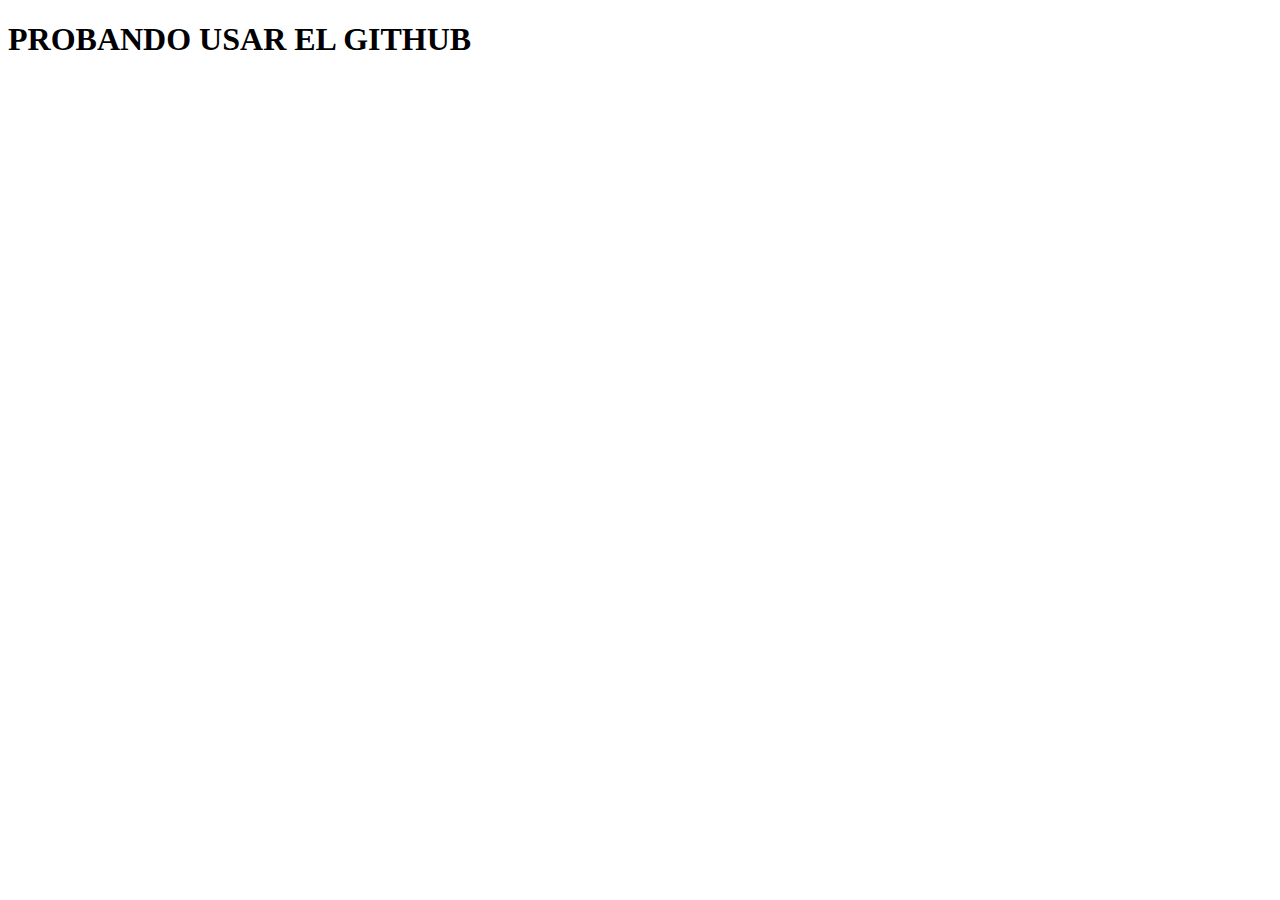
<file: prueba_2.html>
<!DOCTYPE html>
<html lang="en">
<head>
    <meta charset="UTF-8">
    <meta http-equiv="X-UA-Compatible" content="IE=edge">
    <meta name="viewport" content="width=device-width, initial-scale=1.0">
    <title>Prueba con GIT</title>
</head>
<body>
    <h1> PROBANDO USAR EL GITHUB</h1>
</body>
</html>
</file>
<file: assets/vendors/themify-icons/css/themify-icons.css>
@font-face {
	font-family: 'themify';
	src:url("../fonts/themify.eot?-fvbane");
	src:url("../fonts/themify.eot?#iefix-fvbane") format("embedded-opentype"),
		url("../fonts/themify.woff?-fvbane") format("woff"),
		url("../fonts/themify.ttf?-fvbane") format("truetype"),
		url("../fonts/themify.svg?-fvbane#themify") format("svg");
	font-weight: normal;
	font-style: normal;
}

[class^="ti-"], [class*=" ti-"] {
	font-family: 'themify';
	speak: none;
	font-style: normal;
	font-weight: normal;
	font-variant: normal;
	text-transform: none;
	line-height: 1;

	/* Better Font Rendering =========== */
	-webkit-font-smoothing: antialiased;
	-moz-osx-font-smoothing: grayscale;
}

.ti-wand:before {
	content: "\e600";
}
.ti-volume:before {
	content: "\e601";
}
.ti-user:before {
	content: "\e602";
}
.ti-unlock:before {
	content: "\e603";
}
.ti-unlink:before {
	content: "\e604";
}
.ti-trash:before {
	content: "\e605";
}
.ti-thought:before {
	content: "\e606";
}
.ti-target:before {
	content: "\e607";
}
.ti-tag:before {
	content: "\e608";
}
.ti-tablet:before {
	content: "\e609";
}
.ti-star:before {
	content: "\e60a";
}
.ti-spray:before {
	content: "\e60b";
}
.ti-signal:before {
	content: "\e60c";
}
.ti-shopping-cart:before {
	content: "\e60d";
}
.ti-shopping-cart-full:before {
	content: "\e60e";
}
.ti-settings:before {
	content: "\e60f";
}
.ti-search:before {
	content: "\e610";
}
.ti-zoom-in:before {
	content: "\e611";
}
.ti-zoom-out:before {
	content: "\e612";
}
.ti-cut:before {
	content: "\e613";
}
.ti-ruler:before {
	content: "\e614";
}
.ti-ruler-pencil:before {
	content: "\e615";
}
.ti-ruler-alt:before {
	content: "\e616";
}
.ti-bookmark:before {
	content: "\e617";
}
.ti-bookmark-alt:before {
	content: "\e618";
}
.ti-reload:before {
	content: "\e619";
}
.ti-plus:before {
	content: "\e61a";
}
.ti-pin:before {
	content: "\e61b";
}
.ti-pencil:before {
	content: "\e61c";
}
.ti-pencil-alt:before {
	content: "\e61d";
}
.ti-paint-roller:before {
	content: "\e61e";
}
.ti-paint-bucket:before {
	content: "\e61f";
}
.ti-na:before {
	content: "\e620";
}
.ti-mobile:before {
	content: "\e621";
}
.ti-minus:before {
	content: "\e622";
}
.ti-medall:before {
	content: "\e623";
}
.ti-medall-alt:before {
	content: "\e624";
}
.ti-marker:before {
	content: "\e625";
}
.ti-marker-alt:before {
	content: "\e626";
}
.ti-arrow-up:before {
	content: "\e627";
}
.ti-arrow-right:before {
	content: "\e628";
}
.ti-arrow-left:before {
	content: "\e629";
}
.ti-arrow-down:before {
	content: "\e62a";
}
.ti-lock:before {
	content: "\e62b";
}
.ti-location-arrow:before {
	content: "\e62c";
}
.ti-link:before {
	content: "\e62d";
}
.ti-layout:before {
	content: "\e62e";
}
.ti-layers:before {
	content: "\e62f";
}
.ti-layers-alt:before {
	content: "\e630";
}
.ti-key:before {
	content: "\e631";
}
.ti-import:before {
	content: "\e632";
}
.ti-image:before {
	content: "\e633";
}
.ti-heart:before {
	content: "\e634";
}
.ti-heart-broken:before {
	content: "\e635";
}
.ti-hand-stop:before {
	content: "\e636";
}
.ti-hand-open:before {
	content: "\e637";
}
.ti-hand-drag:before {
	content: "\e638";
}
.ti-folder:before {
	content: "\e639";
}
.ti-flag:before {
	content: "\e63a";
}
.ti-flag-alt:before {
	content: "\e63b";
}
.ti-flag-alt-2:before {
	content: "\e63c";
}
.ti-eye:before {
	content: "\e63d";
}
.ti-export:before {
	content: "\e63e";
}
.ti-exchange-vertical:before {
	content: "\e63f";
}
.ti-desktop:before {
	content: "\e640";
}
.ti-cup:before {
	content: "\e641";
}
.ti-crown:before {
	content: "\e642";
}
.ti-comments:before {
	content: "\e643";
}
.ti-comment:before {
	content: "\e644";
}
.ti-comment-alt:before {
	content: "\e645";
}
.ti-close:before {
	content: "\e646";
}
.ti-clip:before {
	content: "\e647";
}
.ti-angle-up:before {
	content: "\e648";
}
.ti-angle-right:before {
	content: "\e649";
}
.ti-angle-left:before {
	content: "\e64a";
}
.ti-angle-down:before {
	content: "\e64b";
}
.ti-check:before {
	content: "\e64c";
}
.ti-check-box:before {
	content: "\e64d";
}
.ti-camera:before {
	content: "\e64e";
}
.ti-announcement:before {
	content: "\e64f";
}
.ti-brush:before {
	content: "\e650";
}
.ti-briefcase:before {
	content: "\e651";
}
.ti-bolt:before {
	content: "\e652";
}
.ti-bolt-alt:before {
	content: "\e653";
}
.ti-blackboard:before {
	content: "\e654";
}
.ti-bag:before {
	content: "\e655";
}
.ti-move:before {
	content: "\e656";
}
.ti-arrows-vertical:before {
	content: "\e657";
}
.ti-arrows-horizontal:before {
	content: "\e658";
}
.ti-fullscreen:before {
	content: "\e659";
}
.ti-arrow-top-right:before {
	content: "\e65a";
}
.ti-arrow-top-left:before {
	content: "\e65b";
}
.ti-arrow-circle-up:before {
	content: "\e65c";
}
.ti-arrow-circle-right:before {
	content: "\e65d";
}
.ti-arrow-circle-left:before {
	content: "\e65e";
}
.ti-arrow-circle-down:before {
	content: "\e65f";
}
.ti-angle-double-up:before {
	content: "\e660";
}
.ti-angle-double-right:before {
	content: "\e661";
}
.ti-angle-double-left:before {
	content: "\e662";
}
.ti-angle-double-down:before {
	content: "\e663";
}
.ti-zip:before {
	content: "\e664";
}
.ti-world:before {
	content: "\e665";
}
.ti-wheelchair:before {
	content: "\e666";
}
.ti-view-list:before {
	content: "\e667";
}
.ti-view-list-alt:before {
	content: "\e668";
}
.ti-view-grid:before {
	content: "\e669";
}
.ti-uppercase:before {
	content: "\e66a";
}
.ti-upload:before {
	content: "\e66b";
}
.ti-underline:before {
	content: "\e66c";
}
.ti-truck:before {
	content: "\e66d";
}
.ti-timer:before {
	content: "\e66e";
}
.ti-ticket:before {
	content: "\e66f";
}
.ti-thumb-up:before {
	content: "\e670";
}
.ti-thumb-down:before {
	content: "\e671";
}
.ti-text:before {
	content: "\e672";
}
.ti-stats-up:before {
	content: "\e673";
}
.ti-stats-down:before {
	content: "\e674";
}
.ti-split-v:before {
	content: "\e675";
}
.ti-split-h:before {
	content: "\e676";
}
.ti-smallcap:before {
	content: "\e677";
}
.ti-shine:before {
	content: "\e678";
}
.ti-shift-right:before {
	content: "\e679";
}
.ti-shift-left:before {
	content: "\e67a";
}
.ti-shield:before {
	content: "\e67b";
}
.ti-notepad:before {
	content: "\e67c";
}
.ti-server:before {
	content: "\e67d";
}
.ti-quote-right:before {
	content: "\e67e";
}
.ti-quote-left:before {
	content: "\e67f";
}
.ti-pulse:before {
	content: "\e680";
}
.ti-printer:before {
	content: "\e681";
}
.ti-power-off:before {
	content: "\e682";
}
.ti-plug:before {
	content: "\e683";
}
.ti-pie-chart:before {
	content: "\e684";
}
.ti-paragraph:before {
	content: "\e685";
}
.ti-panel:before {
	content: "\e686";
}
.ti-package:before {
	content: "\e687";
}
.ti-music:before {
	content: "\e688";
}
.ti-music-alt:before {
	content: "\e689";
}
.ti-mouse:before {
	content: "\e68a";
}
.ti-mouse-alt:before {
	content: "\e68b";
}
.ti-money:before {
	content: "\e68c";
}
.ti-microphone:before {
	content: "\e68d";
}
.ti-menu:before {
	content: "\e68e";
}
.ti-menu-alt:before {
	content: "\e68f";
}
.ti-map:before {
	content: "\e690";
}
.ti-map-alt:before {
	content: "\e691";
}
.ti-loop:before {
	content: "\e692";
}
.ti-location-pin:before {
	content: "\e693";
}
.ti-list:before {
	content: "\e694";
}
.ti-light-bulb:before {
	content: "\e695";
}
.ti-Italic:before {
	content: "\e696";
}
.ti-info:before {
	content: "\e697";
}
.ti-infinite:before {
	content: "\e698";
}
.ti-id-badge:before {
	content: "\e699";
}
.ti-hummer:before {
	content: "\e69a";
}
.ti-home:before {
	content: "\e69b";
}
.ti-help:before {
	content: "\e69c";
}
.ti-headphone:before {
	content: "\e69d";
}
.ti-harddrives:before {
	content: "\e69e";
}
.ti-harddrive:before {
	content: "\e69f";
}
.ti-gift:before {
	content: "\e6a0";
}
.ti-game:before {
	content: "\e6a1";
}
.ti-filter:before {
	content: "\e6a2";
}
.ti-files:before {
	content: "\e6a3";
}
.ti-file:before {
	content: "\e6a4";
}
.ti-eraser:before {
	content: "\e6a5";
}
.ti-envelope:before {
	content: "\e6a6";
}
.ti-download:before {
	content: "\e6a7";
}
.ti-direction:before {
	content: "\e6a8";
}
.ti-direction-alt:before {
	content: "\e6a9";
}
.ti-dashboard:before {
	content: "\e6aa";
}
.ti-control-stop:before {
	content: "\e6ab";
}
.ti-control-shuffle:before {
	content: "\e6ac";
}
.ti-control-play:before {
	content: "\e6ad";
}
.ti-control-pause:before {
	content: "\e6ae";
}
.ti-control-forward:before {
	content: "\e6af";
}
.ti-control-backward:before {
	content: "\e6b0";
}
.ti-cloud:before {
	content: "\e6b1";
}
.ti-cloud-up:before {
	content: "\e6b2";
}
.ti-cloud-down:before {
	content: "\e6b3";
}
.ti-clipboard:before {
	content: "\e6b4";
}
.ti-car:before {
	content: "\e6b5";
}
.ti-calendar:before {
	content: "\e6b6";
}
.ti-book:before {
	content: "\e6b7";
}
.ti-bell:before {
	content: "\e6b8";
}
.ti-basketball:before {
	content: "\e6b9";
}
.ti-bar-chart:before {
	content: "\e6ba";
}
.ti-bar-chart-alt:before {
	content: "\e6bb";
}
.ti-back-right:before {
	content: "\e6bc";
}
.ti-back-left:before {
	content: "\e6bd";
}
.ti-arrows-corner:before {
	content: "\e6be";
}
.ti-archive:before {
	content: "\e6bf";
}
.ti-anchor:before {
	content: "\e6c0";
}
.ti-align-right:before {
	content: "\e6c1";
}
.ti-align-left:before {
	content: "\e6c2";
}
.ti-align-justify:before {
	content: "\e6c3";
}
.ti-align-center:before {
	content: "\e6c4";
}
.ti-alert:before {
	content: "\e6c5";
}
.ti-alarm-clock:before {
	content: "\e6c6";
}
.ti-agenda:before {
	content: "\e6c7";
}
.ti-write:before {
	content: "\e6c8";
}
.ti-window:before {
	content: "\e6c9";
}
.ti-widgetized:before {
	content: "\e6ca";
}
.ti-widget:before {
	content: "\e6cb";
}
.ti-widget-alt:before {
	content: "\e6cc";
}
.ti-wallet:before {
	content: "\e6cd";
}
.ti-video-clapper:before {
	content: "\e6ce";
}
.ti-video-camera:before {
	content: "\e6cf";
}
.ti-vector:before {
	content: "\e6d0";
}
.ti-themify-logo:before {
	content: "\e6d1";
}
.ti-themify-favicon:before {
	content: "\e6d2";
}
.ti-themify-favicon-alt:before {
	content: "\e6d3";
}
.ti-support:before {
	content: "\e6d4";
}
.ti-stamp:before {
	content: "\e6d5";
}
.ti-split-v-alt:before {
	content: "\e6d6";
}
.ti-slice:before {
	content: "\e6d7";
}
.ti-shortcode:before {
	content: "\e6d8";
}
.ti-shift-right-alt:before {
	content: "\e6d9";
}
.ti-shift-left-alt:before {
	content: "\e6da";
}
.ti-ruler-alt-2:before {
	content: "\e6db";
}
.ti-receipt:before {
	content: "\e6dc";
}
.ti-pin2:before {
	content: "\e6dd";
}
.ti-pin-alt:before {
	content: "\e6de";
}
.ti-pencil-alt2:before {
	content: "\e6df";
}
.ti-palette:before {
	content: "\e6e0";
}
.ti-more:before {
	content: "\e6e1";
}
.ti-more-alt:before {
	content: "\e6e2";
}
.ti-microphone-alt:before {
	content: "\e6e3";
}
.ti-magnet:before {
	content: "\e6e4";
}
.ti-line-double:before {
	content: "\e6e5";
}
.ti-line-dotted:before {
	content: "\e6e6";
}
.ti-line-dashed:before {
	content: "\e6e7";
}
.ti-layout-width-full:before {
	content: "\e6e8";
}
.ti-layout-width-default:before {
	content: "\e6e9";
}
.ti-layout-width-default-alt:before {
	content: "\e6ea";
}
.ti-layout-tab:before {
	content: "\e6eb";
}
.ti-layout-tab-window:before {
	content: "\e6ec";
}
.ti-layout-tab-v:before {
	content: "\e6ed";
}
.ti-layout-tab-min:before {
	content: "\e6ee";
}
.ti-layout-slider:before {
	content: "\e6ef";
}
.ti-layout-slider-alt:before {
	content: "\e6f0";
}
.ti-layout-sidebar-right:before {
	content: "\e6f1";
}
.ti-layout-sidebar-none:before {
	content: "\e6f2";
}
.ti-layout-sidebar-left:before {
	content: "\e6f3";
}
.ti-layout-placeholder:before {
	content: "\e6f4";
}
.ti-layout-menu:before {
	content: "\e6f5";
}
.ti-layout-menu-v:before {
	content: "\e6f6";
}
.ti-layout-menu-separated:before {
	content: "\e6f7";
}
.ti-layout-menu-full:before {
	content: "\e6f8";
}
.ti-layout-media-right-alt:before {
	content: "\e6f9";
}
.ti-layout-media-right:before {
	content: "\e6fa";
}
.ti-layout-media-overlay:before {
	content: "\e6fb";
}
.ti-layout-media-overlay-alt:before {
	content: "\e6fc";
}
.ti-layout-media-overlay-alt-2:before {
	content: "\e6fd";
}
.ti-layout-media-left-alt:before {
	content: "\e6fe";
}
.ti-layout-media-left:before {
	content: "\e6ff";
}
.ti-layout-media-center-alt:before {
	content: "\e700";
}
.ti-layout-media-center:before {
	content: "\e701";
}
.ti-layout-list-thumb:before {
	content: "\e702";
}
.ti-layout-list-thumb-alt:before {
	content: "\e703";
}
.ti-layout-list-post:before {
	content: "\e704";
}
.ti-layout-list-large-image:before {
	content: "\e705";
}
.ti-layout-line-solid:before {
	content: "\e706";
}
.ti-layout-grid4:before {
	content: "\e707";
}
.ti-layout-grid3:before {
	content: "\e708";
}
.ti-layout-grid2:before {
	content: "\e709";
}
.ti-layout-grid2-thumb:before {
	content: "\e70a";
}
.ti-layout-cta-right:before {
	content: "\e70b";
}
.ti-layout-cta-left:before {
	content: "\e70c";
}
.ti-layout-cta-center:before {
	content: "\e70d";
}
.ti-layout-cta-btn-right:before {
	content: "\e70e";
}
.ti-layout-cta-btn-left:before {
	content: "\e70f";
}
.ti-layout-column4:before {
	content: "\e710";
}
.ti-layout-column3:before {
	content: "\e711";
}
.ti-layout-column2:before {
	content: "\e712";
}
.ti-layout-accordion-separated:before {
	content: "\e713";
}
.ti-layout-accordion-merged:before {
	content: "\e714";
}
.ti-layout-accordion-list:before {
	content: "\e715";
}
.ti-ink-pen:before {
	content: "\e716";
}
.ti-info-alt:before {
	content: "\e717";
}
.ti-help-alt:before {
	content: "\e718";
}
.ti-headphone-alt:before {
	content: "\e719";
}
.ti-hand-point-up:before {
	content: "\e71a";
}
.ti-hand-point-right:before {
	content: "\e71b";
}
.ti-hand-point-left:before {
	content: "\e71c";
}
.ti-hand-point-down:before {
	content: "\e71d";
}
.ti-gallery:before {
	content: "\e71e";
}
.ti-face-smile:before {
	content: "\e71f";
}
.ti-face-sad:before {
	content: "\e720";
}
.ti-credit-card:before {
	content: "\e721";
}
.ti-control-skip-forward:before {
	content: "\e722";
}
.ti-control-skip-backward:before {
	content: "\e723";
}
.ti-control-record:before {
	content: "\e724";
}
.ti-control-eject:before {
	content: "\e725";
}
.ti-comments-smiley:before {
	content: "\e726";
}
.ti-brush-alt:before {
	content: "\e727";
}
.ti-youtube:before {
	content: "\e728";
}
.ti-vimeo:before {
	content: "\e729";
}
.ti-twitter:before {
	content: "\e72a";
}
.ti-time:before {
	content: "\e72b";
}
.ti-tumblr:before {
	content: "\e72c";
}
.ti-skype:before {
	content: "\e72d";
}
.ti-share:before {
	content: "\e72e";
}
.ti-share-alt:before {
	content: "\e72f";
}
.ti-rocket:before {
	content: "\e730";
}
.ti-pinterest:before {
	content: "\e731";
}
.ti-new-window:before {
	content: "\e732";
}
.ti-microsoft:before {
	content: "\e733";
}
.ti-list-ol:before {
	content: "\e734";
}
.ti-linkedin:before {
	content: "\e735";
}
.ti-layout-sidebar-2:before {
	content: "\e736";
}
.ti-layout-grid4-alt:before {
	content: "\e737";
}
.ti-layout-grid3-alt:before {
	content: "\e738";
}
.ti-layout-grid2-alt:before {
	content: "\e739";
}
.ti-layout-column4-alt:before {
	content: "\e73a";
}
.ti-layout-column3-alt:before {
	content: "\e73b";
}
.ti-layout-column2-alt:before {
	content: "\e73c";
}
.ti-instagram:before {
	content: "\e73d";
}
.ti-google:before {
	content: "\e73e";
}
.ti-github:before {
	content: "\e73f";
}
.ti-flickr:before {
	content: "\e740";
}
.ti-facebook:before {
	content: "\e741";
}
.ti-dropbox:before {
	content: "\e742";
}
.ti-dribbble:before {
	content: "\e743";
}
.ti-apple:before {
	content: "\e744";
}
.ti-android:before {
	content: "\e745";
}
.ti-save:before {
	content: "\e746";
}
.ti-save-alt:before {
	content: "\e747";
}
.ti-yahoo:before {
	content: "\e748";
}
.ti-wordpress:before {
	content: "\e749";
}
.ti-vimeo-alt:before {
	content: "\e74a";
}
.ti-twitter-alt:before {
	content: "\e74b";
}
.ti-tumblr-alt:before {
	content: "\e74c";
}
.ti-trello:before {
	content: "\e74d";
}
.ti-stack-overflow:before {
	content: "\e74e";
}
.ti-soundcloud:before {
	content: "\e74f";
}
.ti-sharethis:before {
	content: "\e750";
}
.ti-sharethis-alt:before {
	content: "\e751";
}
.ti-reddit:before {
	content: "\e752";
}
.ti-pinterest-alt:before {
	content: "\e753";
}
.ti-microsoft-alt:before {
	content: "\e754";
}
.ti-linux:before {
	content: "\e755";
}
.ti-jsfiddle:before {
	content: "\e756";
}
.ti-joomla:before {
	content: "\e757";
}
.ti-html5:before {
	content: "\e758";
}
.ti-flickr-alt:before {
	content: "\e759";
}
.ti-email:before {
	content: "\e75a";
}
.ti-drupal:before {
	content: "\e75b";
}
.ti-dropbox-alt:before {
	content: "\e75c";
}
.ti-css3:before {
	content: "\e75d";
}
.ti-rss:before {
	content: "\e75e";
}
.ti-rss-alt:before {
	content: "\e75f";
}
</file>
<file: assets/css/meyawo.css>
@charset "UTF-8";
/*!
=========================================================
* Meyawo Landing page
=========================================================

* Copyright: 2019 DevCRUD (https://devcrud.com)
* Licensed: (https://devcrud.com/licenses)
* Coded by www.devcrud.com

=========================================================

* The above copyright notice and this permission notice shall be included in all copies or substantial portions of the Software.
*/
@import url("https://fonts.googleapis.com/css?family=Baloo+Paaji|Open+Sans:300,300i,400,400i,600,600i,700,700i");
:root {
  --blue: #1e549f;
  --indigo: #695aa6;
  --purple: #6f42c1;
  --pink: #e83e8c;
  --red: #ec185d;
  --orange: #ff6d02;
  --yellow: #ffc107;
  --green: #1bb74f;
  --teal: #20c997;
  --cyan: #17a2b8;
  --white: #fff;
  --gray: #6c757d;
  --gray-dark: #393e46;
  --primary: #695aa6;
  --secondary: #393e46;
  --success: #1bb74f;
  --info: #17a2b8;
  --warning: #ff6d02;
  --danger: #ec185d;
  --light: #f8f9fa;
  --dark: #212529;
  --breakpoint-xs: 0;
  --breakpoint-sm: 576px;
  --breakpoint-md: 768px;
  --breakpoint-lg: 992px;
  --breakpoint-xl: 1200px;
  --font-family-sans-serif: "Open Sans", sans-serif;
  --font-family-monospace: SFMono-Regular, Menlo, Monaco, Consolas, "Liberation Mono", "Courier New", monospace;
}

*,
*::before,
*::after {
  box-sizing: border-box;
}

html {
  font-family: sans-serif;
  line-height: 1.15;
  -webkit-text-size-adjust: 100%;
  -webkit-tap-highlight-color: rgba(0, 0, 0, 0);
}

article, aside, figcaption, figure, footer, header, hgroup, main, nav, section {
  display: block;
}

body {
  margin: 0;
  font-family: "Open Sans", sans-serif;
  font-size: 1rem;
  font-weight: 400;
  line-height: 1.5;
  color: #212529;
  text-align: left;
  background-color: #fff;
}

[tabindex="-1"]:focus {
  outline: 0 !important;
}

hr {
  box-sizing: content-box;
  height: 0;
  overflow: visible;
}

h1, h2, h3, h4, h5, h6 {
  margin-top: 0;
  margin-bottom: 0.5rem;
}

p {
  margin-top: 0;
  margin-bottom: 1rem;
}

abbr[title],
abbr[data-original-title] {
  text-decoration: underline;
  -webkit-text-decoration: underline dotted;
          text-decoration: underline dotted;
  cursor: help;
  border-bottom: 0;
  -webkit-text-decoration-skip-ink: none;
          text-decoration-skip-ink: none;
}

address {
  margin-bottom: 1rem;
  font-style: normal;
  line-height: inherit;
}

ol,
ul,
dl {
  margin-top: 0;
  margin-bottom: 1rem;
}

ol ol,
ul ul,
ol ul,
ul ol {
  margin-bottom: 0;
}

dt {
  font-weight: 700;
}

dd {
  margin-bottom: .5rem;
  margin-left: 0;
}

blockquote {
  margin: 0 0 1rem;
}

b,
strong {
  font-weight: bolder;
}

small {
  font-size: 80%;
}

sub,
sup {
  position: relative;
  font-size: 75%;
  line-height: 0;
  vertical-align: baseline;
}

sub {
  bottom: -.25em;
}

sup {
  top: -.5em;
}

a {
  color: #695aa6;
  text-decoration: none;
  background-color: transparent;
}

a:hover {
  color: #493f75;
  text-decoration: none;
}

a:not([href]):not([tabindex]) {
  color: inherit;
  text-decoration: none;
}

a:not([href]):not([tabindex]):hover, a:not([href]):not([tabindex]):focus {
  color: inherit;
  text-decoration: none;
}

a:not([href]):not([tabindex]):focus {
  outline: 0;
}

pre,
code,
kbd,
samp {
  font-family: SFMono-Regular, Menlo, Monaco, Consolas, "Liberation Mono", "Courier New", monospace;
  font-size: 1em;
}

pre {
  margin-top: 0;
  margin-bottom: 1rem;
  overflow: auto;
}

figure {
  margin: 0 0 1rem;
}

img {
  vertical-align: middle;
  border-style: none;
  
}

svg {
  overflow: hidden;
  vertical-align: middle;
}

table {
  border-collapse: collapse;
}

caption {
  padding-top: 0.75rem;
  padding-bottom: 0.75rem;
  color: #6c757d;
  text-align: left;
  caption-side: bottom;
}

th {
  text-align: inherit;
}

label {
  display: inline-block;
  margin-bottom: 0.5rem;
}

button {
  border-radius: 0;
}

button:focus {
  outline: 1px dotted;
  outline: 5px auto -webkit-focus-ring-color;
}

input,
button,
select,
optgroup,
textarea {
  margin: 0;
  font-family: inherit;
  font-size: inherit;
  line-height: inherit;
}

button,
input {
  overflow: visible;
}

button,
select {
  text-transform: none;
}

select {
  word-wrap: normal;
}

button,
[type="button"],
[type="reset"],
[type="submit"] {
  -webkit-appearance: button;
}

button:not(:disabled),
[type="button"]:not(:disabled),
[type="reset"]:not(:disabled),
[type="submit"]:not(:disabled) {
  cursor: pointer;
}

button::-moz-focus-inner,
[type="button"]::-moz-focus-inner,
[type="reset"]::-moz-focus-inner,
[type="submit"]::-moz-focus-inner {
  padding: 0;
  border-style: none;
}

input[type="radio"],
input[type="checkbox"] {
  box-sizing: border-box;
  padding: 0;
}

input[type="date"],
input[type="time"],
input[type="datetime-local"],
input[type="month"] {
  -webkit-appearance: listbox;
}

textarea {
  overflow: auto;
  resize: vertical;
}

fieldset {
  min-width: 0;
  padding: 0;
  margin: 0;
  border: 0;
}

legend {
  display: block;
  width: 100%;
  max-width: 100%;
  padding: 0;
  margin-bottom: .5rem;
  font-size: 1.5rem;
  line-height: inherit;
  color: inherit;
  white-space: normal;
}

progress {
  vertical-align: baseline;
}

[type="number"]::-webkit-inner-spin-button,
[type="number"]::-webkit-outer-spin-button {
  height: auto;
}

[type="search"] {
  outline-offset: -2px;
  -webkit-appearance: none;
}

[type="search"]::-webkit-search-decoration {
  -webkit-appearance: none;
}

::-webkit-file-upload-button {
  font: inherit;
  -webkit-appearance: button;
}

output {
  display: inline-block;
}

summary {
  display: list-item;
  cursor: pointer;
}

template {
  display: none;
}

[hidden] {
  display: none !important;
}

h1, h2, h3, h4, h5, h6,
.h1, .h2, .h3, .h4, .h5, .h6 {
  margin-bottom: 0.5rem;
  font-weight: 500;
  line-height: 1.2;
}

h1, .h1 {
  font-size: 2.5rem;
}

h2, .h2 {
  font-size: 2rem;
}

h3, .h3 {
  font-size: 1.75rem;
}

h4, .h4 {
  font-size: 1.5rem;
}

h5, .h5 {
  font-size: 1.25rem;
}

h6, .h6 {
  font-size: 1rem;
}

.lead {
  font-size: 1.25rem;
  font-weight: 300;
}

.display-1 {
  font-size: 6rem;
  font-weight: 300;
  line-height: 1.2;
}

.display-2 {
  font-size: 5.5rem;
  font-weight: 300;
  line-height: 1.2;
}

.display-3 {
  font-size: 4.5rem;
  font-weight: 300;
  line-height: 1.2;
}

.display-4 {
  font-size: 3.5rem;
  font-weight: 300;
  line-height: 1.2;
}

hr {
  margin-top: 1rem;
  margin-bottom: 1rem;
  border: 0;
  border-top: 1px solid rgba(0, 0, 0, 0.1);
}

small,
.small {
  font-size: 80%;
  font-weight: 400;
}

mark,
.mark {
  padding: 0.2em;
  background-color: #fcf8e3;
}

.list-unstyled {
  padding-left: 0;
  list-style: none;
}

.list-inline {
  padding-left: 0;
  list-style: none;
}

.list-inline-item {
  display: inline-block;
}

.list-inline-item:not(:last-child) {
  margin-right: 0.5rem;
}

.initialism {
  font-size: 90%;
  text-transform: uppercase;
}

.blockquote {
  margin-bottom: 1rem;
  font-size: 1.25rem;
}

.blockquote-footer {
  display: block;
  font-size: 80%;
  color: #6c757d;
}

.blockquote-footer::before {
  content: "\2014\00A0";
}

.img-fluid {
  max-width: 100%;
  height: auto;
}

.img-thumbnail {
  padding: 0.25rem;
  background-color: #fff;
  border: 1px solid #dee2e6;
  border-radius: 0.25rem;
  max-width: 100%;
  height: auto;
}

.figure {
  display: inline-block;
}

.figure-img {
  margin-bottom: 0.5rem;
  line-height: 1;
}

.figure-caption {
  font-size: 90%;
  color: #6c757d;
}

code {
  font-size: 87.5%;
  color: #e83e8c;
  word-break: break-word;
}

a > code {
  color: inherit;
}

kbd {
  padding: 0.2rem 0.4rem;
  font-size: 87.5%;
  color: #fff;
  background-color: #212529;
  border-radius: 0.2rem;
}

kbd kbd {
  padding: 0;
  font-size: 100%;
  font-weight: 700;
}

pre {
  display: block;
  font-size: 87.5%;
  color: #212529;
}

pre code {
  font-size: inherit;
  color: inherit;
  word-break: normal;
}

.pre-scrollable {
  max-height: 340px;
  overflow-y: scroll;
}

.container {
  width: 100%;
  padding-right: 15px;
  padding-left: 15px;
  margin-right: auto;
  margin-left: auto;
}

@media (min-width: 576px) {
  .container {
    max-width: 540px;
  }
}

@media (min-width: 768px) {
  .container {
    max-width: 720px;
  }
}

@media (min-width: 992px) {
  .container {
    max-width: 960px;
  }
}

@media (min-width: 1200px) {
  .container {
    max-width: 1140px;
  }
}

.container-fluid {
  width: 100%;
  padding-right: 15px;
  padding-left: 15px;
  margin-right: auto;
  margin-left: auto;
}

.row {
  display: -webkit-box;
  display: -webkit-flex;
  display: -ms-flexbox;
  display: flex;
  -webkit-flex-wrap: wrap;
      -ms-flex-wrap: wrap;
          flex-wrap: wrap;
  margin-right: -15px;
  margin-left: -15px;
}

.no-gutters {
  margin-right: 0;
  margin-left: 0;
}

.no-gutters > .col,
.no-gutters > [class*="col-"] {
  padding-right: 0;
  padding-left: 0;
}

.col-1, .col-2, .col-3, .col-4, .col-5, .col-6, .col-7, .col-8, .col-9, .col-10, .col-11, .col-12, .col,
.col-auto, .col-sm-1, .col-sm-2, .col-sm-3, .col-sm-4, .col-sm-5, .col-sm-6, .col-sm-7, .col-sm-8, .col-sm-9, .col-sm-10, .col-sm-11, .col-sm-12, .col-sm,
.col-sm-auto, .col-md-1, .col-md-2, .col-md-3, .col-md-4, .col-md-5, .col-md-6, .col-md-7, .col-md-8, .col-md-9, .col-md-10, .col-md-11, .col-md-12, .col-md,
.col-md-auto, .col-lg-1, .col-lg-2, .col-lg-3, .col-lg-4, .col-lg-5, .col-lg-6, .col-lg-7, .col-lg-8, .col-lg-9, .col-lg-10, .col-lg-11, .col-lg-12, .col-lg,
.col-lg-auto, .col-xl-1, .col-xl-2, .col-xl-3, .col-xl-4, .col-xl-5, .col-xl-6, .col-xl-7, .col-xl-8, .col-xl-9, .col-xl-10, .col-xl-11, .col-xl-12, .col-xl,
.col-xl-auto {
  position: relative;
  width: 100%;
  padding-right: 15px;
  padding-left: 15px;
}

.col {
  -webkit-flex-basis: 0;
      -ms-flex-preferred-size: 0;
          flex-basis: 0;
  -webkit-box-flex: 1;
  -webkit-flex-grow: 1;
      -ms-flex-positive: 1;
          flex-grow: 1;
  max-width: 100%;
}

.col-auto {
  -webkit-box-flex: 0;
  -webkit-flex: 0 0 auto;
      -ms-flex: 0 0 auto;
          flex: 0 0 auto;
  width: auto;
  max-width: 100%;
}

.col-1 {
  -webkit-box-flex: 0;
  -webkit-flex: 0 0 8.33333%;
      -ms-flex: 0 0 8.33333%;
          flex: 0 0 8.33333%;
  max-width: 8.33333%;
}

.col-2 {
  -webkit-box-flex: 0;
  -webkit-flex: 0 0 16.66667%;
      -ms-flex: 0 0 16.66667%;
          flex: 0 0 16.66667%;
  max-width: 16.66667%;
}

.col-3 {
  -webkit-box-flex: 0;
  -webkit-flex: 0 0 25%;
      -ms-flex: 0 0 25%;
          flex: 0 0 25%;
  max-width: 25%;
}

.col-4 {
  -webkit-box-flex: 0;
  -webkit-flex: 0 0 33.33333%;
      -ms-flex: 0 0 33.33333%;
          flex: 0 0 33.33333%;
  max-width: 33.33333%;
}

.col-5 {
  -webkit-box-flex: 0;
  -webkit-flex: 0 0 41.66667%;
      -ms-flex: 0 0 41.66667%;
          flex: 0 0 41.66667%;
  max-width: 41.66667%;
}

.col-6 {
  -webkit-box-flex: 0;
  -webkit-flex: 0 0 50%;
      -ms-flex: 0 0 50%;
          flex: 0 0 50%;
  max-width: 50%;
}

.col-7 {
  -webkit-box-flex: 0;
  -webkit-flex: 0 0 58.33333%;
      -ms-flex: 0 0 58.33333%;
          flex: 0 0 58.33333%;
  max-width: 58.33333%;
}

.col-8 {
  -webkit-box-flex: 0;
  -webkit-flex: 0 0 66.66667%;
      -ms-flex: 0 0 66.66667%;
          flex: 0 0 66.66667%;
  max-width: 66.66667%;
}

.col-9 {
  -webkit-box-flex: 0;
  -webkit-flex: 0 0 75%;
      -ms-flex: 0 0 75%;
          flex: 0 0 75%;
  max-width: 75%;
}

.col-10 {
  -webkit-box-flex: 0;
  -webkit-flex: 0 0 83.33333%;
      -ms-flex: 0 0 83.33333%;
          flex: 0 0 83.33333%;
  max-width: 83.33333%;
}

.col-11 {
  -webkit-box-flex: 0;
  -webkit-flex: 0 0 91.66667%;
      -ms-flex: 0 0 91.66667%;
          flex: 0 0 91.66667%;
  max-width: 91.66667%;
}

.col-12 {
  -webkit-box-flex: 0;
  -webkit-flex: 0 0 100%;
      -ms-flex: 0 0 100%;
          flex: 0 0 100%;
  max-width: 100%;
}

.order-first {
  -webkit-box-ordinal-group: 0;
  -webkit-order: -1;
      -ms-flex-order: -1;
          order: -1;
}

.order-last {
  -webkit-box-ordinal-group: 14;
  -webkit-order: 13;
      -ms-flex-order: 13;
          order: 13;
}

.order-0 {
  -webkit-box-ordinal-group: 1;
  -webkit-order: 0;
      -ms-flex-order: 0;
          order: 0;
}

.order-1 {
  -webkit-box-ordinal-group: 2;
  -webkit-order: 1;
      -ms-flex-order: 1;
          order: 1;
}

.order-2 {
  -webkit-box-ordinal-group: 3;
  -webkit-order: 2;
      -ms-flex-order: 2;
          order: 2;
}

.order-3 {
  -webkit-box-ordinal-group: 4;
  -webkit-order: 3;
      -ms-flex-order: 3;
          order: 3;
}

.order-4 {
  -webkit-box-ordinal-group: 5;
  -webkit-order: 4;
      -ms-flex-order: 4;
          order: 4;
}

.order-5 {
  -webkit-box-ordinal-group: 6;
  -webkit-order: 5;
      -ms-flex-order: 5;
          order: 5;
}

.order-6 {
  -webkit-box-ordinal-group: 7;
  -webkit-order: 6;
      -ms-flex-order: 6;
          order: 6;
}

.order-7 {
  -webkit-box-ordinal-group: 8;
  -webkit-order: 7;
      -ms-flex-order: 7;
          order: 7;
}

.order-8 {
  -webkit-box-ordinal-group: 9;
  -webkit-order: 8;
      -ms-flex-order: 8;
          order: 8;
}

.order-9 {
  -webkit-box-ordinal-group: 10;
  -webkit-order: 9;
      -ms-flex-order: 9;
          order: 9;
}

.order-10 {
  -webkit-box-ordinal-group: 11;
  -webkit-order: 10;
      -ms-flex-order: 10;
          order: 10;
}

.order-11 {
  -webkit-box-ordinal-group: 12;
  -webkit-order: 11;
      -ms-flex-order: 11;
          order: 11;
}

.order-12 {
  -webkit-box-ordinal-group: 13;
  -webkit-order: 12;
      -ms-flex-order: 12;
          order: 12;
}

.offset-1 {
  margin-left: 8.33333%;
}

.offset-2 {
  margin-left: 16.66667%;
}

.offset-3 {
  margin-left: 25%;
}

.offset-4 {
  margin-left: 33.33333%;
}

.offset-5 {
  margin-left: 41.66667%;
}

.offset-6 {
  margin-left: 50%;
}

.offset-7 {
  margin-left: 58.33333%;
}

.offset-8 {
  margin-left: 66.66667%;
}

.offset-9 {
  margin-left: 75%;
}

.offset-10 {
  margin-left: 83.33333%;
}

.offset-11 {
  margin-left: 91.66667%;
}

@media (min-width: 576px) {
  .col-sm {
    -webkit-flex-basis: 0;
        -ms-flex-preferred-size: 0;
            flex-basis: 0;
    -webkit-box-flex: 1;
    -webkit-flex-grow: 1;
        -ms-flex-positive: 1;
            flex-grow: 1;
    max-width: 100%;
  }
  .col-sm-auto {
    -webkit-box-flex: 0;
    -webkit-flex: 0 0 auto;
        -ms-flex: 0 0 auto;
            flex: 0 0 auto;
    width: auto;
    max-width: 100%;
  }
  .col-sm-1 {
    -webkit-box-flex: 0;
    -webkit-flex: 0 0 8.33333%;
        -ms-flex: 0 0 8.33333%;
            flex: 0 0 8.33333%;
    max-width: 8.33333%;
  }
  .col-sm-2 {
    -webkit-box-flex: 0;
    -webkit-flex: 0 0 16.66667%;
        -ms-flex: 0 0 16.66667%;
            flex: 0 0 16.66667%;
    max-width: 16.66667%;
  }
  .col-sm-3 {
    -webkit-box-flex: 0;
    -webkit-flex: 0 0 25%;
        -ms-flex: 0 0 25%;
            flex: 0 0 25%;
    max-width: 25%;
  }
  .col-sm-4 {
    -webkit-box-flex: 0;
    -webkit-flex: 0 0 33.33333%;
        -ms-flex: 0 0 33.33333%;
            flex: 0 0 33.33333%;
    max-width: 33.33333%;
  }
  .col-sm-5 {
    -webkit-box-flex: 0;
    -webkit-flex: 0 0 41.66667%;
        -ms-flex: 0 0 41.66667%;
            flex: 0 0 41.66667%;
    max-width: 41.66667%;
  }
  .col-sm-6 {
    -webkit-box-flex: 0;
    -webkit-flex: 0 0 50%;
        -ms-flex: 0 0 50%;
            flex: 0 0 50%;
    max-width: 50%;
  }
  .col-sm-7 {
    -webkit-box-flex: 0;
    -webkit-flex: 0 0 58.33333%;
        -ms-flex: 0 0 58.33333%;
            flex: 0 0 58.33333%;
    max-width: 58.33333%;
  }
  .col-sm-8 {
    -webkit-box-flex: 0;
    -webkit-flex: 0 0 66.66667%;
        -ms-flex: 0 0 66.66667%;
            flex: 0 0 66.66667%;
    max-width: 66.66667%;
  }
  .col-sm-9 {
    -webkit-box-flex: 0;
    -webkit-flex: 0 0 75%;
        -ms-flex: 0 0 75%;
            flex: 0 0 75%;
    max-width: 75%;
  }
  .col-sm-10 {
    -webkit-box-flex: 0;
    -webkit-flex: 0 0 83.33333%;
        -ms-flex: 0 0 83.33333%;
            flex: 0 0 83.33333%;
    max-width: 83.33333%;
  }
  .col-sm-11 {
    -webkit-box-flex: 0;
    -webkit-flex: 0 0 91.66667%;
        -ms-flex: 0 0 91.66667%;
            flex: 0 0 91.66667%;
    max-width: 91.66667%;
  }
  .col-sm-12 {
    -webkit-box-flex: 0;
    -webkit-flex: 0 0 100%;
        -ms-flex: 0 0 100%;
            flex: 0 0 100%;
    max-width: 100%;
  }
  .order-sm-first {
    -webkit-box-ordinal-group: 0;
    -webkit-order: -1;
        -ms-flex-order: -1;
            order: -1;
  }
  .order-sm-last {
    -webkit-box-ordinal-group: 14;
    -webkit-order: 13;
        -ms-flex-order: 13;
            order: 13;
  }
  .order-sm-0 {
    -webkit-box-ordinal-group: 1;
    -webkit-order: 0;
        -ms-flex-order: 0;
            order: 0;
  }
  .order-sm-1 {
    -webkit-box-ordinal-group: 2;
    -webkit-order: 1;
        -ms-flex-order: 1;
            order: 1;
  }
  .order-sm-2 {
    -webkit-box-ordinal-group: 3;
    -webkit-order: 2;
        -ms-flex-order: 2;
            order: 2;
  }
  .order-sm-3 {
    -webkit-box-ordinal-group: 4;
    -webkit-order: 3;
        -ms-flex-order: 3;
            order: 3;
  }
  .order-sm-4 {
    -webkit-box-ordinal-group: 5;
    -webkit-order: 4;
        -ms-flex-order: 4;
            order: 4;
  }
  .order-sm-5 {
    -webkit-box-ordinal-group: 6;
    -webkit-order: 5;
        -ms-flex-order: 5;
            order: 5;
  }
  .order-sm-6 {
    -webkit-box-ordinal-group: 7;
    -webkit-order: 6;
        -ms-flex-order: 6;
            order: 6;
  }
  .order-sm-7 {
    -webkit-box-ordinal-group: 8;
    -webkit-order: 7;
        -ms-flex-order: 7;
            order: 7;
  }
  .order-sm-8 {
    -webkit-box-ordinal-group: 9;
    -webkit-order: 8;
        -ms-flex-order: 8;
            order: 8;
  }
  .order-sm-9 {
    -webkit-box-ordinal-group: 10;
    -webkit-order: 9;
        -ms-flex-order: 9;
            order: 9;
  }
  .order-sm-10 {
    -webkit-box-ordinal-group: 11;
    -webkit-order: 10;
        -ms-flex-order: 10;
            order: 10;
  }
  .order-sm-11 {
    -webkit-box-ordinal-group: 12;
    -webkit-order: 11;
        -ms-flex-order: 11;
            order: 11;
  }
  .order-sm-12 {
    -webkit-box-ordinal-group: 13;
    -webkit-order: 12;
        -ms-flex-order: 12;
            order: 12;
  }
  .offset-sm-0 {
    margin-left: 0;
  }
  .offset-sm-1 {
    margin-left: 8.33333%;
  }
  .offset-sm-2 {
    margin-left: 16.66667%;
  }
  .offset-sm-3 {
    margin-left: 25%;
  }
  .offset-sm-4 {
    margin-left: 33.33333%;
  }
  .offset-sm-5 {
    margin-left: 41.66667%;
  }
  .offset-sm-6 {
    margin-left: 50%;
  }
  .offset-sm-7 {
    margin-left: 58.33333%;
  }
  .offset-sm-8 {
    margin-left: 66.66667%;
  }
  .offset-sm-9 {
    margin-left: 75%;
  }
  .offset-sm-10 {
    margin-left: 83.33333%;
  }
  .offset-sm-11 {
    margin-left: 91.66667%;
  }
}

@media (min-width: 768px) {
  .col-md {
    -webkit-flex-basis: 0;
        -ms-flex-preferred-size: 0;
            flex-basis: 0;
    -webkit-box-flex: 1;
    -webkit-flex-grow: 1;
        -ms-flex-positive: 1;
            flex-grow: 1;
    max-width: 100%;
  }
  .col-md-auto {
    -webkit-box-flex: 0;
    -webkit-flex: 0 0 auto;
        -ms-flex: 0 0 auto;
            flex: 0 0 auto;
    width: auto;
    max-width: 100%;
  }
  .col-md-1 {
    -webkit-box-flex: 0;
    -webkit-flex: 0 0 8.33333%;
        -ms-flex: 0 0 8.33333%;
            flex: 0 0 8.33333%;
    max-width: 8.33333%;
  }
  .col-md-2 {
    -webkit-box-flex: 0;
    -webkit-flex: 0 0 16.66667%;
        -ms-flex: 0 0 16.66667%;
            flex: 0 0 16.66667%;
    max-width: 16.66667%;
  }
  .col-md-3 {
    -webkit-box-flex: 0;
    -webkit-flex: 0 0 25%;
        -ms-flex: 0 0 25%;
            flex: 0 0 25%;
    max-width: 25%;
  }
  .col-md-4 {
    -webkit-box-flex: 0;
    -webkit-flex: 0 0 33.33333%;
        -ms-flex: 0 0 33.33333%;
            flex: 0 0 33.33333%;
    max-width: 33.33333%;
  }
  .col-md-5 {
    -webkit-box-flex: 0;
    -webkit-flex: 0 0 41.66667%;
        -ms-flex: 0 0 41.66667%;
            flex: 0 0 41.66667%;
    max-width: 41.66667%;
  }
  .col-md-6 {
    -webkit-box-flex: 0;
    -webkit-flex: 0 0 50%;
        -ms-flex: 0 0 50%;
            flex: 0 0 50%;
    max-width: 50%;
  }
  .col-md-7 {
    -webkit-box-flex: 0;
    -webkit-flex: 0 0 58.33333%;
        -ms-flex: 0 0 58.33333%;
            flex: 0 0 58.33333%;
    max-width: 58.33333%;
  }
  .col-md-8 {
    -webkit-box-flex: 0;
    -webkit-flex: 0 0 66.66667%;
        -ms-flex: 0 0 66.66667%;
            flex: 0 0 66.66667%;
    max-width: 66.66667%;
  }
  .col-md-9 {
    -webkit-box-flex: 0;
    -webkit-flex: 0 0 75%;
        -ms-flex: 0 0 75%;
            flex: 0 0 75%;
    max-width: 75%;
  }
  .col-md-10 {
    -webkit-box-flex: 0;
    -webkit-flex: 0 0 83.33333%;
        -ms-flex: 0 0 83.33333%;
            flex: 0 0 83.33333%;
    max-width: 83.33333%;
  }
  .col-md-11 {
    -webkit-box-flex: 0;
    -webkit-flex: 0 0 91.66667%;
        -ms-flex: 0 0 91.66667%;
            flex: 0 0 91.66667%;
    max-width: 91.66667%;
  }
  .col-md-12 {
    -webkit-box-flex: 0;
    -webkit-flex: 0 0 100%;
        -ms-flex: 0 0 100%;
            flex: 0 0 100%;
    max-width: 100%;
  }
  .order-md-first {
    -webkit-box-ordinal-group: 0;
    -webkit-order: -1;
        -ms-flex-order: -1;
            order: -1;
  }
  .order-md-last {
    -webkit-box-ordinal-group: 14;
    -webkit-order: 13;
        -ms-flex-order: 13;
            order: 13;
  }
  .order-md-0 {
    -webkit-box-ordinal-group: 1;
    -webkit-order: 0;
        -ms-flex-order: 0;
            order: 0;
  }
  .order-md-1 {
    -webkit-box-ordinal-group: 2;
    -webkit-order: 1;
        -ms-flex-order: 1;
            order: 1;
  }
  .order-md-2 {
    -webkit-box-ordinal-group: 3;
    -webkit-order: 2;
        -ms-flex-order: 2;
            order: 2;
  }
  .order-md-3 {
    -webkit-box-ordinal-group: 4;
    -webkit-order: 3;
        -ms-flex-order: 3;
            order: 3;
  }
  .order-md-4 {
    -webkit-box-ordinal-group: 5;
    -webkit-order: 4;
        -ms-flex-order: 4;
            order: 4;
  }
  .order-md-5 {
    -webkit-box-ordinal-group: 6;
    -webkit-order: 5;
        -ms-flex-order: 5;
            order: 5;
  }
  .order-md-6 {
    -webkit-box-ordinal-group: 7;
    -webkit-order: 6;
        -ms-flex-order: 6;
            order: 6;
  }
  .order-md-7 {
    -webkit-box-ordinal-group: 8;
    -webkit-order: 7;
        -ms-flex-order: 7;
            order: 7;
  }
  .order-md-8 {
    -webkit-box-ordinal-group: 9;
    -webkit-order: 8;
        -ms-flex-order: 8;
            order: 8;
  }
  .order-md-9 {
    -webkit-box-ordinal-group: 10;
    -webkit-order: 9;
        -ms-flex-order: 9;
            order: 9;
  }
  .order-md-10 {
    -webkit-box-ordinal-group: 11;
    -webkit-order: 10;
        -ms-flex-order: 10;
            order: 10;
  }
  .order-md-11 {
    -webkit-box-ordinal-group: 12;
    -webkit-order: 11;
        -ms-flex-order: 11;
            order: 11;
  }
  .order-md-12 {
    -webkit-box-ordinal-group: 13;
    -webkit-order: 12;
        -ms-flex-order: 12;
            order: 12;
  }
  .offset-md-0 {
    margin-left: 0;
  }
  .offset-md-1 {
    margin-left: 8.33333%;
  }
  .offset-md-2 {
    margin-left: 16.66667%;
  }
  .offset-md-3 {
    margin-left: 25%;
  }
  .offset-md-4 {
    margin-left: 33.33333%;
  }
  .offset-md-5 {
    margin-left: 41.66667%;
  }
  .offset-md-6 {
    margin-left: 50%;
  }
  .offset-md-7 {
    margin-left: 58.33333%;
  }
  .offset-md-8 {
    margin-left: 66.66667%;
  }
  .offset-md-9 {
    margin-left: 75%;
  }
  .offset-md-10 {
    margin-left: 83.33333%;
  }
  .offset-md-11 {
    margin-left: 91.66667%;
  }
}

@media (min-width: 992px) {
  .col-lg {
    -webkit-flex-basis: 0;
        -ms-flex-preferred-size: 0;
            flex-basis: 0;
    -webkit-box-flex: 1;
    -webkit-flex-grow: 1;
        -ms-flex-positive: 1;
            flex-grow: 1;
    max-width: 100%;
  }
  .col-lg-auto {
    -webkit-box-flex: 0;
    -webkit-flex: 0 0 auto;
        -ms-flex: 0 0 auto;
            flex: 0 0 auto;
    width: auto;
    max-width: 100%;
  }
  .col-lg-1 {
    -webkit-box-flex: 0;
    -webkit-flex: 0 0 8.33333%;
        -ms-flex: 0 0 8.33333%;
            flex: 0 0 8.33333%;
    max-width: 8.33333%;
  }
  .col-lg-2 {
    -webkit-box-flex: 0;
    -webkit-flex: 0 0 16.66667%;
        -ms-flex: 0 0 16.66667%;
            flex: 0 0 16.66667%;
    max-width: 16.66667%;
  }
  .col-lg-3 {
    -webkit-box-flex: 0;
    -webkit-flex: 0 0 25%;
        -ms-flex: 0 0 25%;
            flex: 0 0 25%;
    max-width: 25%;
  }
  .col-lg-4 {
    -webkit-box-flex: 0;
    -webkit-flex: 0 0 33.33333%;
        -ms-flex: 0 0 33.33333%;
            flex: 0 0 33.33333%;
    max-width: 33.33333%;
  }
  .col-lg-5 {
    -webkit-box-flex: 0;
    -webkit-flex: 0 0 41.66667%;
        -ms-flex: 0 0 41.66667%;
            flex: 0 0 41.66667%;
    max-width: 41.66667%;
  }
  .col-lg-6 {
    -webkit-box-flex: 0;
    -webkit-flex: 0 0 50%;
        -ms-flex: 0 0 50%;
            flex: 0 0 50%;
    max-width: 50%;
  }
  .col-lg-7 {
    -webkit-box-flex: 0;
    -webkit-flex: 0 0 58.33333%;
        -ms-flex: 0 0 58.33333%;
            flex: 0 0 58.33333%;
    max-width: 58.33333%;
  }
  .col-lg-8 {
    -webkit-box-flex: 0;
    -webkit-flex: 0 0 66.66667%;
        -ms-flex: 0 0 66.66667%;
            flex: 0 0 66.66667%;
    max-width: 66.66667%;
  }
  .col-lg-9 {
    -webkit-box-flex: 0;
    -webkit-flex: 0 0 75%;
        -ms-flex: 0 0 75%;
            flex: 0 0 75%;
    max-width: 75%;
  }
  .col-lg-10 {
    -webkit-box-flex: 0;
    -webkit-flex: 0 0 83.33333%;
        -ms-flex: 0 0 83.33333%;
            flex: 0 0 83.33333%;
    max-width: 83.33333%;
  }
  .col-lg-11 {
    -webkit-box-flex: 0;
    -webkit-flex: 0 0 91.66667%;
        -ms-flex: 0 0 91.66667%;
            flex: 0 0 91.66667%;
    max-width: 91.66667%;
  }
  .col-lg-12 {
    -webkit-box-flex: 0;
    -webkit-flex: 0 0 100%;
        -ms-flex: 0 0 100%;
            flex: 0 0 100%;
    max-width: 100%;
  }
  .order-lg-first {
    -webkit-box-ordinal-group: 0;
    -webkit-order: -1;
        -ms-flex-order: -1;
            order: -1;
  }
  .order-lg-last {
    -webkit-box-ordinal-group: 14;
    -webkit-order: 13;
        -ms-flex-order: 13;
            order: 13;
  }
  .order-lg-0 {
    -webkit-box-ordinal-group: 1;
    -webkit-order: 0;
        -ms-flex-order: 0;
            order: 0;
  }
  .order-lg-1 {
    -webkit-box-ordinal-group: 2;
    -webkit-order: 1;
        -ms-flex-order: 1;
            order: 1;
  }
  .order-lg-2 {
    -webkit-box-ordinal-group: 3;
    -webkit-order: 2;
        -ms-flex-order: 2;
            order: 2;
  }
  .order-lg-3 {
    -webkit-box-ordinal-group: 4;
    -webkit-order: 3;
        -ms-flex-order: 3;
            order: 3;
  }
  .order-lg-4 {
    -webkit-box-ordinal-group: 5;
    -webkit-order: 4;
        -ms-flex-order: 4;
            order: 4;
  }
  .order-lg-5 {
    -webkit-box-ordinal-group: 6;
    -webkit-order: 5;
        -ms-flex-order: 5;
            order: 5;
  }
  .order-lg-6 {
    -webkit-box-ordinal-group: 7;
    -webkit-order: 6;
        -ms-flex-order: 6;
            order: 6;
  }
  .order-lg-7 {
    -webkit-box-ordinal-group: 8;
    -webkit-order: 7;
        -ms-flex-order: 7;
            order: 7;
  }
  .order-lg-8 {
    -webkit-box-ordinal-group: 9;
    -webkit-order: 8;
        -ms-flex-order: 8;
            order: 8;
  }
  .order-lg-9 {
    -webkit-box-ordinal-group: 10;
    -webkit-order: 9;
        -ms-flex-order: 9;
            order: 9;
  }
  .order-lg-10 {
    -webkit-box-ordinal-group: 11;
    -webkit-order: 10;
        -ms-flex-order: 10;
            order: 10;
  }
  .order-lg-11 {
    -webkit-box-ordinal-group: 12;
    -webkit-order: 11;
        -ms-flex-order: 11;
            order: 11;
  }
  .order-lg-12 {
    -webkit-box-ordinal-group: 13;
    -webkit-order: 12;
        -ms-flex-order: 12;
            order: 12;
  }
  .offset-lg-0 {
    margin-left: 0;
  }
  .offset-lg-1 {
    margin-left: 8.33333%;
  }
  .offset-lg-2 {
    margin-left: 16.66667%;
  }
  .offset-lg-3 {
    margin-left: 25%;
  }
  .offset-lg-4 {
    margin-left: 33.33333%;
  }
  .offset-lg-5 {
    margin-left: 41.66667%;
  }
  .offset-lg-6 {
    margin-left: 50%;
  }
  .offset-lg-7 {
    margin-left: 58.33333%;
  }
  .offset-lg-8 {
    margin-left: 66.66667%;
  }
  .offset-lg-9 {
    margin-left: 75%;
  }
  .offset-lg-10 {
    margin-left: 83.33333%;
  }
  .offset-lg-11 {
    margin-left: 91.66667%;
  }
}

@media (min-width: 1200px) {
  .col-xl {
    -webkit-flex-basis: 0;
        -ms-flex-preferred-size: 0;
            flex-basis: 0;
    -webkit-box-flex: 1;
    -webkit-flex-grow: 1;
        -ms-flex-positive: 1;
            flex-grow: 1;
    max-width: 100%;
  }
  .col-xl-auto {
    -webkit-box-flex: 0;
    -webkit-flex: 0 0 auto;
        -ms-flex: 0 0 auto;
            flex: 0 0 auto;
    width: auto;
    max-width: 100%;
  }
  .col-xl-1 {
    -webkit-box-flex: 0;
    -webkit-flex: 0 0 8.33333%;
        -ms-flex: 0 0 8.33333%;
            flex: 0 0 8.33333%;
    max-width: 8.33333%;
  }
  .col-xl-2 {
    -webkit-box-flex: 0;
    -webkit-flex: 0 0 16.66667%;
        -ms-flex: 0 0 16.66667%;
            flex: 0 0 16.66667%;
    max-width: 16.66667%;
  }
  .col-xl-3 {
    -webkit-box-flex: 0;
    -webkit-flex: 0 0 25%;
        -ms-flex: 0 0 25%;
            flex: 0 0 25%;
    max-width: 25%;
  }
  .col-xl-4 {
    -webkit-box-flex: 0;
    -webkit-flex: 0 0 33.33333%;
        -ms-flex: 0 0 33.33333%;
            flex: 0 0 33.33333%;
    max-width: 33.33333%;
  }
  .col-xl-5 {
    -webkit-box-flex: 0;
    -webkit-flex: 0 0 41.66667%;
        -ms-flex: 0 0 41.66667%;
            flex: 0 0 41.66667%;
    max-width: 41.66667%;
  }
  .col-xl-6 {
    -webkit-box-flex: 0;
    -webkit-flex: 0 0 50%;
        -ms-flex: 0 0 50%;
            flex: 0 0 50%;
    max-width: 50%;
  }
  .col-xl-7 {
    -webkit-box-flex: 0;
    -webkit-flex: 0 0 58.33333%;
        -ms-flex: 0 0 58.33333%;
            flex: 0 0 58.33333%;
    max-width: 58.33333%;
  }
  .col-xl-8 {
    -webkit-box-flex: 0;
    -webkit-flex: 0 0 66.66667%;
        -ms-flex: 0 0 66.66667%;
            flex: 0 0 66.66667%;
    max-width: 66.66667%;
  }
  .col-xl-9 {
    -webkit-box-flex: 0;
    -webkit-flex: 0 0 75%;
        -ms-flex: 0 0 75%;
            flex: 0 0 75%;
    max-width: 75%;
  }
  .col-xl-10 {
    -webkit-box-flex: 0;
    -webkit-flex: 0 0 83.33333%;
        -ms-flex: 0 0 83.33333%;
            flex: 0 0 83.33333%;
    max-width: 83.33333%;
  }
  .col-xl-11 {
    -webkit-box-flex: 0;
    -webkit-flex: 0 0 91.66667%;
        -ms-flex: 0 0 91.66667%;
            flex: 0 0 91.66667%;
    max-width: 91.66667%;
  }
  .col-xl-12 {
    -webkit-box-flex: 0;
    -webkit-flex: 0 0 100%;
        -ms-flex: 0 0 100%;
            flex: 0 0 100%;
    max-width: 100%;
  }
  .order-xl-first {
    -webkit-box-ordinal-group: 0;
    -webkit-order: -1;
        -ms-flex-order: -1;
            order: -1;
  }
  .order-xl-last {
    -webkit-box-ordinal-group: 14;
    -webkit-order: 13;
        -ms-flex-order: 13;
            order: 13;
  }
  .order-xl-0 {
    -webkit-box-ordinal-group: 1;
    -webkit-order: 0;
        -ms-flex-order: 0;
            order: 0;
  }
  .order-xl-1 {
    -webkit-box-ordinal-group: 2;
    -webkit-order: 1;
        -ms-flex-order: 1;
            order: 1;
  }
  .order-xl-2 {
    -webkit-box-ordinal-group: 3;
    -webkit-order: 2;
        -ms-flex-order: 2;
            order: 2;
  }
  .order-xl-3 {
    -webkit-box-ordinal-group: 4;
    -webkit-order: 3;
        -ms-flex-order: 3;
            order: 3;
  }
  .order-xl-4 {
    -webkit-box-ordinal-group: 5;
    -webkit-order: 4;
        -ms-flex-order: 4;
            order: 4;
  }
  .order-xl-5 {
    -webkit-box-ordinal-group: 6;
    -webkit-order: 5;
        -ms-flex-order: 5;
            order: 5;
  }
  .order-xl-6 {
    -webkit-box-ordinal-group: 7;
    -webkit-order: 6;
        -ms-flex-order: 6;
            order: 6;
  }
  .order-xl-7 {
    -webkit-box-ordinal-group: 8;
    -webkit-order: 7;
        -ms-flex-order: 7;
            order: 7;
  }
  .order-xl-8 {
    -webkit-box-ordinal-group: 9;
    -webkit-order: 8;
        -ms-flex-order: 8;
            order: 8;
  }
  .order-xl-9 {
    -webkit-box-ordinal-group: 10;
    -webkit-order: 9;
        -ms-flex-order: 9;
            order: 9;
  }
  .order-xl-10 {
    -webkit-box-ordinal-group: 11;
    -webkit-order: 10;
        -ms-flex-order: 10;
            order: 10;
  }
  .order-xl-11 {
    -webkit-box-ordinal-group: 12;
    -webkit-order: 11;
        -ms-flex-order: 11;
            order: 11;
  }
  .order-xl-12 {
    -webkit-box-ordinal-group: 13;
    -webkit-order: 12;
        -ms-flex-order: 12;
            order: 12;
  }
  .offset-xl-0 {
    margin-left: 0;
  }
  .offset-xl-1 {
    margin-left: 8.33333%;
  }
  .offset-xl-2 {
    margin-left: 16.66667%;
  }
  .offset-xl-3 {
    margin-left: 25%;
  }
  .offset-xl-4 {
    margin-left: 33.33333%;
  }
  .offset-xl-5 {
    margin-left: 41.66667%;
  }
  .offset-xl-6 {
    margin-left: 50%;
  }
  .offset-xl-7 {
    margin-left: 58.33333%;
  }
  .offset-xl-8 {
    margin-left: 66.66667%;
  }
  .offset-xl-9 {
    margin-left: 75%;
  }
  .offset-xl-10 {
    margin-left: 83.33333%;
  }
  .offset-xl-11 {
    margin-left: 91.66667%;
  }
}

.table {
  width: 100%;
  margin-bottom: 1rem;
  color: #212529;
}

.table th,
.table td {
  padding: 0.75rem;
  vertical-align: top;
  border-top: 1px solid #dee2e6;
}

.table thead th {
  vertical-align: bottom;
  border-bottom: 2px solid #dee2e6;
}

.table tbody + tbody {
  border-top: 2px solid #dee2e6;
}

.table-sm th,
.table-sm td {
  padding: 0.3rem;
}

.table-bordered {
  border: 1px solid #dee2e6;
}

.table-bordered th,
.table-bordered td {
  border: 1px solid #dee2e6;
}

.table-bordered thead th,
.table-bordered thead td {
  border-bottom-width: 2px;
}

.table-borderless th,
.table-borderless td,
.table-borderless thead th,
.table-borderless tbody + tbody {
  border: 0;
}

.table-striped tbody tr:nth-of-type(odd) {
  background-color: rgba(0, 0, 0, 0.05);
}

.table-hover tbody tr:hover {
  color: #212529;
  background-color: rgba(0, 0, 0, 0.075);
}

.table-primary,
.table-primary > th,
.table-primary > td {
  background-color: #d5d1e6;
}

.table-primary th,
.table-primary td,
.table-primary thead th,
.table-primary tbody + tbody {
  border-color: #b1a9d1;
}

.table-hover .table-primary:hover {
  background-color: #c6c0dd;
}

.table-hover .table-primary:hover > td,
.table-hover .table-primary:hover > th {
  background-color: #c6c0dd;
}

.table-secondary,
.table-secondary > th,
.table-secondary > td {
  background-color: #c8c9cb;
}

.table-secondary th,
.table-secondary td,
.table-secondary thead th,
.table-secondary tbody + tbody {
  border-color: #989b9f;
}

.table-hover .table-secondary:hover {
  background-color: #bbbcbf;
}

.table-hover .table-secondary:hover > td,
.table-hover .table-secondary:hover > th {
  background-color: #bbbcbf;
}

.table-success,
.table-success > th,
.table-success > td {
  background-color: #bfebce;
}

.table-success th,
.table-success td,
.table-success thead th,
.table-success tbody + tbody {
  border-color: #88daa3;
}

.table-hover .table-success:hover {
  background-color: #ace5bf;
}

.table-hover .table-success:hover > td,
.table-hover .table-success:hover > th {
  background-color: #ace5bf;
}

.table-info,
.table-info > th,
.table-info > td {
  background-color: #bee5eb;
}

.table-info th,
.table-info td,
.table-info thead th,
.table-info tbody + tbody {
  border-color: #86cfda;
}

.table-hover .table-info:hover {
  background-color: #abdde5;
}

.table-hover .table-info:hover > td,
.table-hover .table-info:hover > th {
  background-color: #abdde5;
}

.table-warning,
.table-warning > th,
.table-warning > td {
  background-color: #ffd6b8;
}

.table-warning th,
.table-warning td,
.table-warning thead th,
.table-warning tbody + tbody {
  border-color: #ffb37b;
}

.table-hover .table-warning:hover {
  background-color: #ffc79f;
}

.table-hover .table-warning:hover > td,
.table-hover .table-warning:hover > th {
  background-color: #ffc79f;
}

.table-danger,
.table-danger > th,
.table-danger > td {
  background-color: #fabed2;
}

.table-danger th,
.table-danger td,
.table-danger thead th,
.table-danger tbody + tbody {
  border-color: #f587ab;
}

.table-hover .table-danger:hover {
  background-color: #f8a6c2;
}

.table-hover .table-danger:hover > td,
.table-hover .table-danger:hover > th {
  background-color: #f8a6c2;
}

.table-light,
.table-light > th,
.table-light > td {
  background-color: #fdfdfe;
}

.table-light th,
.table-light td,
.table-light thead th,
.table-light tbody + tbody {
  border-color: #fbfcfc;
}

.table-hover .table-light:hover {
  background-color: #ececf6;
}

.table-hover .table-light:hover > td,
.table-hover .table-light:hover > th {
  background-color: #ececf6;
}

.table-dark,
.table-dark > th,
.table-dark > td {
  background-color: #c1c2c3;
}

.table-dark th,
.table-dark td,
.table-dark thead th,
.table-dark tbody + tbody {
  border-color: #8c8e90;
}

.table-hover .table-dark:hover {
  background-color: #b4b5b6;
}

.table-hover .table-dark:hover > td,
.table-hover .table-dark:hover > th {
  background-color: #b4b5b6;
}

.table-active,
.table-active > th,
.table-active > td {
  background-color: rgba(0, 0, 0, 0.075);
}

.table-hover .table-active:hover {
  background-color: rgba(0, 0, 0, 0.075);
}

.table-hover .table-active:hover > td,
.table-hover .table-active:hover > th {
  background-color: rgba(0, 0, 0, 0.075);
}

.table .thead-dark th {
  color: #fff;
  background-color: #393e46;
  border-color: #4a515b;
}

.table .thead-light th {
  color: #495057;
  background-color: #e9ecef;
  border-color: #dee2e6;
}

.table-dark {
  color: #fff;
  background-color: #393e46;
}

.table-dark th,
.table-dark td,
.table-dark thead th {
  border-color: #4a515b;
}

.table-dark.table-bordered {
  border: 0;
}

.table-dark.table-striped tbody tr:nth-of-type(odd) {
  background-color: rgba(255, 255, 255, 0.05);
}

.table-dark.table-hover tbody tr:hover {
  color: #fff;
  background-color: rgba(255, 255, 255, 0.075);
}

@media (max-width: 575.98px) {
  .table-responsive-sm {
    display: block;
    width: 100%;
    overflow-x: auto;
    -webkit-overflow-scrolling: touch;
  }
  .table-responsive-sm > .table-bordered {
    border: 0;
  }
}

@media (max-width: 767.98px) {
  .table-responsive-md {
    display: block;
    width: 100%;
    overflow-x: auto;
    -webkit-overflow-scrolling: touch;
  }
  .table-responsive-md > .table-bordered {
    border: 0;
  }
}

@media (max-width: 991.98px) {
  .table-responsive-lg {
    display: block;
    width: 100%;
    overflow-x: auto;
    -webkit-overflow-scrolling: touch;
  }
  .table-responsive-lg > .table-bordered {
    border: 0;
  }
}

@media (max-width: 1199.98px) {
  .table-responsive-xl {
    display: block;
    width: 100%;
    overflow-x: auto;
    -webkit-overflow-scrolling: touch;
  }
  .table-responsive-xl > .table-bordered {
    border: 0;
  }
}

.table-responsive {
  display: block;
  width: 100%;
  overflow-x: auto;
  -webkit-overflow-scrolling: touch;
}

.table-responsive > .table-bordered {
  border: 0;
}

.form-control {
  display: block;
  width: 100%;
  height: calc(1.5em + 0.75rem + 2px);
  padding: 0.375rem 0.75rem;
  font-size: 1rem;
  font-weight: 400;
  line-height: 1.5;
  color: #495057;
  background-color: rgba(0, 0, 0, 0.01);
  background-clip: padding-box;
  border: 1px solid #ced4da;
  border-radius: 0.25rem;
  -webkit-transition: border-color 0.15s ease-in-out, box-shadow 0.15s ease-in-out;
  transition: border-color 0.15s ease-in-out, box-shadow 0.15s ease-in-out;
}

@media (prefers-reduced-motion: reduce) {
  .form-control {
    -webkit-transition: none;
    transition: none;
  }
}

.form-control::-ms-expand {
  background-color: transparent;
  border: 0;
}

.form-control:focus {
  color: #495057;
  background-color: rgba(0, 0, 0, 0.01);
  border-color: #b4add3;
  outline: 0;
  box-shadow: 0 0 0 0.2rem rgba(105, 90, 166, 0.25);
}

.form-control::-webkit-input-placeholder {
  color: #6c757d;
  opacity: 1;
}

.form-control::-moz-placeholder {
  color: #6c757d;
  opacity: 1;
}

.form-control:-ms-input-placeholder {
  color: #6c757d;
  opacity: 1;
}

.form-control::-ms-input-placeholder {
  color: #6c757d;
  opacity: 1;
}

.form-control::placeholder {
  color: #6c757d;
  opacity: 1;
}

.form-control:disabled, .form-control[readonly] {
  background-color: #e9ecef;
  opacity: 1;
}

select.form-control:focus::-ms-value {
  color: #495057;
  background-color: rgba(0, 0, 0, 0.01);
}

.form-control-file,
.form-control-range {
  display: block;
  width: 100%;
}

.col-form-label {
  padding-top: calc(0.375rem + 1px);
  padding-bottom: calc(0.375rem + 1px);
  margin-bottom: 0;
  font-size: inherit;
  line-height: 1.5;
}

.col-form-label-lg {
  padding-top: calc(0.5rem + 1px);
  padding-bottom: calc(0.5rem + 1px);
  font-size: 1.25rem;
  line-height: 1.5;
}

.col-form-label-sm {
  padding-top: calc(0.25rem + 1px);
  padding-bottom: calc(0.25rem + 1px);
  font-size: 0.875rem;
  line-height: 1.5;
}

.form-control-plaintext {
  display: block;
  width: 100%;
  padding-top: 0.375rem;
  padding-bottom: 0.375rem;
  margin-bottom: 0;
  line-height: 1.5;
  color: #212529;
  background-color: transparent;
  border: solid transparent;
  border-width: 1px 0;
}

.form-control-plaintext.form-control-sm, .form-control-plaintext.form-control-lg {
  padding-right: 0;
  padding-left: 0;
}

.form-control-sm {
  height: calc(1.5em + 0.5rem + 2px);
  padding: 0.25rem 0.5rem;
  font-size: 0.875rem;
  line-height: 1.5;
  border-radius: 0.2rem;
}

.form-control-lg {
  height: calc(1.5em + 1rem + 2px);
  padding: 0.5rem 1rem;
  font-size: 1.25rem;
  line-height: 1.5;
  border-radius: 0.3rem;
}

select.form-control[size], select.form-control[multiple] {
  height: auto;
}

textarea.form-control {
  height: auto;
}

.form-group {
  margin-bottom: 1rem;
}

.form-text {
  display: block;
  margin-top: 0.25rem;
}

.form-row {
  display: -webkit-box;
  display: -webkit-flex;
  display: -ms-flexbox;
  display: flex;
  -webkit-flex-wrap: wrap;
      -ms-flex-wrap: wrap;
          flex-wrap: wrap;
  margin-right: -5px;
  margin-left: -5px;
}

.form-row > .col,
.form-row > [class*="col-"] {
  padding-right: 5px;
  padding-left: 5px;
}

.form-check {
  position: relative;
  display: block;
  padding-left: 1.25rem;
}

.form-check-input {
  position: absolute;
  margin-top: 0.3rem;
  margin-left: -1.25rem;
}

.form-check-input:disabled ~ .form-check-label {
  color: #6c757d;
}

.form-check-label {
  margin-bottom: 0;
}

.form-check-inline {
  display: -webkit-inline-box;
  display: -webkit-inline-flex;
  display: -ms-inline-flexbox;
  display: inline-flex;
  -webkit-box-align: center;
  -webkit-align-items: center;
      -ms-flex-align: center;
          align-items: center;
  padding-left: 0;
  margin-right: 0.75rem;
}

.form-check-inline .form-check-input {
  position: static;
  margin-top: 0;
  margin-right: 0.3125rem;
  margin-left: 0;
}

.valid-feedback {
  display: none;
  width: 100%;
  margin-top: 0.25rem;
  font-size: 80%;
  color: #1bb74f;
}

.valid-tooltip {
  position: absolute;
  top: 100%;
  z-index: 5;
  display: none;
  max-width: 100%;
  padding: 0.25rem 0.5rem;
  margin-top: .1rem;
  font-size: 0.875rem;
  line-height: 1.5;
  color: #fff;
  background-color: rgba(27, 183, 79, 0.9);
  border-radius: 0.25rem;
}

.was-validated .form-control:valid, .form-control.is-valid {
  border-color: #1bb74f;
  padding-right: calc(1.5em + 0.75rem);
  background-image: url("data:image/svg+xml,%3csvg xmlns='http://www.w3.org/2000/svg' viewBox='0 0 8 8'%3e%3cpath fill='%231bb74f' d='M2.3 6.73L.6 4.53c-.4-1.04.46-1.4 1.1-.8l1.1 1.4 3.4-3.8c.6-.63 1.6-.27 1.2.7l-4 4.6c-.43.5-.8.4-1.1.1z'/%3e%3c/svg%3e");
  background-repeat: no-repeat;
  background-position: center right calc(0.375em + 0.1875rem);
  background-size: calc(0.75em + 0.375rem) calc(0.75em + 0.375rem);
}

.was-validated .form-control:valid:focus, .form-control.is-valid:focus {
  border-color: #1bb74f;
  box-shadow: 0 0 0 0.2rem rgba(27, 183, 79, 0.25);
}

.was-validated .form-control:valid ~ .valid-feedback,
.was-validated .form-control:valid ~ .valid-tooltip, .form-control.is-valid ~ .valid-feedback,
.form-control.is-valid ~ .valid-tooltip {
  display: block;
}

.was-validated textarea.form-control:valid, textarea.form-control.is-valid {
  padding-right: calc(1.5em + 0.75rem);
  background-position: top calc(0.375em + 0.1875rem) right calc(0.375em + 0.1875rem);
}

.was-validated .custom-select:valid, .custom-select.is-valid {
  border-color: #1bb74f;
  padding-right: calc((1em + 0.75rem) * 3 / 4 + 1.75rem);
  background: url("data:image/svg+xml,%3csvg xmlns='http://www.w3.org/2000/svg' viewBox='0 0 4 5'%3e%3cpath fill='%23393e46' d='M2 0L0 2h4zm0 5L0 3h4z'/%3e%3c/svg%3e") no-repeat right 0.75rem center/8px 10px, url("data:image/svg+xml,%3csvg xmlns='http://www.w3.org/2000/svg' viewBox='0 0 8 8'%3e%3cpath fill='%231bb74f' d='M2.3 6.73L.6 4.53c-.4-1.04.46-1.4 1.1-.8l1.1 1.4 3.4-3.8c.6-.63 1.6-.27 1.2.7l-4 4.6c-.43.5-.8.4-1.1.1z'/%3e%3c/svg%3e") rgba(0, 0, 0, 0.01) no-repeat center right 1.75rem/calc(0.75em + 0.375rem) calc(0.75em + 0.375rem);
}

.was-validated .custom-select:valid:focus, .custom-select.is-valid:focus {
  border-color: #1bb74f;
  box-shadow: 0 0 0 0.2rem rgba(27, 183, 79, 0.25);
}

.was-validated .custom-select:valid ~ .valid-feedback,
.was-validated .custom-select:valid ~ .valid-tooltip, .custom-select.is-valid ~ .valid-feedback,
.custom-select.is-valid ~ .valid-tooltip {
  display: block;
}

.was-validated .form-control-file:valid ~ .valid-feedback,
.was-validated .form-control-file:valid ~ .valid-tooltip, .form-control-file.is-valid ~ .valid-feedback,
.form-control-file.is-valid ~ .valid-tooltip {
  display: block;
}

.was-validated .form-check-input:valid ~ .form-check-label, .form-check-input.is-valid ~ .form-check-label {
  color: #1bb74f;
}

.was-validated .form-check-input:valid ~ .valid-feedback,
.was-validated .form-check-input:valid ~ .valid-tooltip, .form-check-input.is-valid ~ .valid-feedback,
.form-check-input.is-valid ~ .valid-tooltip {
  display: block;
}

.was-validated .custom-control-input:valid ~ .custom-control-label, .custom-control-input.is-valid ~ .custom-control-label {
  color: #1bb74f;
}

.was-validated .custom-control-input:valid ~ .custom-control-label::before, .custom-control-input.is-valid ~ .custom-control-label::before {
  border-color: #1bb74f;
}

.was-validated .custom-control-input:valid ~ .valid-feedback,
.was-validated .custom-control-input:valid ~ .valid-tooltip, .custom-control-input.is-valid ~ .valid-feedback,
.custom-control-input.is-valid ~ .valid-tooltip {
  display: block;
}

.was-validated .custom-control-input:valid:checked ~ .custom-control-label::before, .custom-control-input.is-valid:checked ~ .custom-control-label::before {
  border-color: #26df64;
  background-color: #26df64;
}

.was-validated .custom-control-input:valid:focus ~ .custom-control-label::before, .custom-control-input.is-valid:focus ~ .custom-control-label::before {
  box-shadow: 0 0 0 0.2rem rgba(27, 183, 79, 0.25);
}

.was-validated .custom-control-input:valid:focus:not(:checked) ~ .custom-control-label::before, .custom-control-input.is-valid:focus:not(:checked) ~ .custom-control-label::before {
  border-color: #1bb74f;
}

.was-validated .custom-file-input:valid ~ .custom-file-label, .custom-file-input.is-valid ~ .custom-file-label {
  border-color: #1bb74f;
}

.was-validated .custom-file-input:valid ~ .valid-feedback,
.was-validated .custom-file-input:valid ~ .valid-tooltip, .custom-file-input.is-valid ~ .valid-feedback,
.custom-file-input.is-valid ~ .valid-tooltip {
  display: block;
}

.was-validated .custom-file-input:valid:focus ~ .custom-file-label, .custom-file-input.is-valid:focus ~ .custom-file-label {
  border-color: #1bb74f;
  box-shadow: 0 0 0 0.2rem rgba(27, 183, 79, 0.25);
}

.invalid-feedback {
  display: none;
  width: 100%;
  margin-top: 0.25rem;
  font-size: 80%;
  color: #ec185d;
}

.invalid-tooltip {
  position: absolute;
  top: 100%;
  z-index: 5;
  display: none;
  max-width: 100%;
  padding: 0.25rem 0.5rem;
  margin-top: .1rem;
  font-size: 0.875rem;
  line-height: 1.5;
  color: #fff;
  background-color: rgba(236, 24, 93, 0.9);
  border-radius: 0.25rem;
}

.was-validated .form-control:invalid, .form-control.is-invalid {
  border-color: #ec185d;
  padding-right: calc(1.5em + 0.75rem);
  background-image: url("data:image/svg+xml,%3csvg xmlns='http://www.w3.org/2000/svg' fill='%23ec185d' viewBox='-2 -2 7 7'%3e%3cpath stroke='%23ec185d' d='M0 0l3 3m0-3L0 3'/%3e%3ccircle r='.5'/%3e%3ccircle cx='3' r='.5'/%3e%3ccircle cy='3' r='.5'/%3e%3ccircle cx='3' cy='3' r='.5'/%3e%3c/svg%3E");
  background-repeat: no-repeat;
  background-position: center right calc(0.375em + 0.1875rem);
  background-size: calc(0.75em + 0.375rem) calc(0.75em + 0.375rem);
}

.was-validated .form-control:invalid:focus, .form-control.is-invalid:focus {
  border-color: #ec185d;
  box-shadow: 0 0 0 0.2rem rgba(236, 24, 93, 0.25);
}

.was-validated .form-control:invalid ~ .invalid-feedback,
.was-validated .form-control:invalid ~ .invalid-tooltip, .form-control.is-invalid ~ .invalid-feedback,
.form-control.is-invalid ~ .invalid-tooltip {
  display: block;
}

.was-validated textarea.form-control:invalid, textarea.form-control.is-invalid {
  padding-right: calc(1.5em + 0.75rem);
  background-position: top calc(0.375em + 0.1875rem) right calc(0.375em + 0.1875rem);
}

.was-validated .custom-select:invalid, .custom-select.is-invalid {
  border-color: #ec185d;
  padding-right: calc((1em + 0.75rem) * 3 / 4 + 1.75rem);
  background: url("data:image/svg+xml,%3csvg xmlns='http://www.w3.org/2000/svg' viewBox='0 0 4 5'%3e%3cpath fill='%23393e46' d='M2 0L0 2h4zm0 5L0 3h4z'/%3e%3c/svg%3e") no-repeat right 0.75rem center/8px 10px, url("data:image/svg+xml,%3csvg xmlns='http://www.w3.org/2000/svg' fill='%23ec185d' viewBox='-2 -2 7 7'%3e%3cpath stroke='%23ec185d' d='M0 0l3 3m0-3L0 3'/%3e%3ccircle r='.5'/%3e%3ccircle cx='3' r='.5'/%3e%3ccircle cy='3' r='.5'/%3e%3ccircle cx='3' cy='3' r='.5'/%3e%3c/svg%3E") rgba(0, 0, 0, 0.01) no-repeat center right 1.75rem/calc(0.75em + 0.375rem) calc(0.75em + 0.375rem);
}

.was-validated .custom-select:invalid:focus, .custom-select.is-invalid:focus {
  border-color: #ec185d;
  box-shadow: 0 0 0 0.2rem rgba(236, 24, 93, 0.25);
}

.was-validated .custom-select:invalid ~ .invalid-feedback,
.was-validated .custom-select:invalid ~ .invalid-tooltip, .custom-select.is-invalid ~ .invalid-feedback,
.custom-select.is-invalid ~ .invalid-tooltip {
  display: block;
}

.was-validated .form-control-file:invalid ~ .invalid-feedback,
.was-validated .form-control-file:invalid ~ .invalid-tooltip, .form-control-file.is-invalid ~ .invalid-feedback,
.form-control-file.is-invalid ~ .invalid-tooltip {
  display: block;
}

.was-validated .form-check-input:invalid ~ .form-check-label, .form-check-input.is-invalid ~ .form-check-label {
  color: #ec185d;
}

.was-validated .form-check-input:invalid ~ .invalid-feedback,
.was-validated .form-check-input:invalid ~ .invalid-tooltip, .form-check-input.is-invalid ~ .invalid-feedback,
.form-check-input.is-invalid ~ .invalid-tooltip {
  display: block;
}

.was-validated .custom-control-input:invalid ~ .custom-control-label, .custom-control-input.is-invalid ~ .custom-control-label {
  color: #ec185d;
}

.was-validated .custom-control-input:invalid ~ .custom-control-label::before, .custom-control-input.is-invalid ~ .custom-control-label::before {
  border-color: #ec185d;
}

.was-validated .custom-control-input:invalid ~ .invalid-feedback,
.was-validated .custom-control-input:invalid ~ .invalid-tooltip, .custom-control-input.is-invalid ~ .invalid-feedback,
.custom-control-input.is-invalid ~ .invalid-tooltip {
  display: block;
}

.was-validated .custom-control-input:invalid:checked ~ .custom-control-label::before, .custom-control-input.is-invalid:checked ~ .custom-control-label::before {
  border-color: #f0477e;
  background-color: #f0477e;
}

.was-validated .custom-control-input:invalid:focus ~ .custom-control-label::before, .custom-control-input.is-invalid:focus ~ .custom-control-label::before {
  box-shadow: 0 0 0 0.2rem rgba(236, 24, 93, 0.25);
}

.was-validated .custom-control-input:invalid:focus:not(:checked) ~ .custom-control-label::before, .custom-control-input.is-invalid:focus:not(:checked) ~ .custom-control-label::before {
  border-color: #ec185d;
}

.was-validated .custom-file-input:invalid ~ .custom-file-label, .custom-file-input.is-invalid ~ .custom-file-label {
  border-color: #ec185d;
}

.was-validated .custom-file-input:invalid ~ .invalid-feedback,
.was-validated .custom-file-input:invalid ~ .invalid-tooltip, .custom-file-input.is-invalid ~ .invalid-feedback,
.custom-file-input.is-invalid ~ .invalid-tooltip {
  display: block;
}

.was-validated .custom-file-input:invalid:focus ~ .custom-file-label, .custom-file-input.is-invalid:focus ~ .custom-file-label {
  border-color: #ec185d;
  box-shadow: 0 0 0 0.2rem rgba(236, 24, 93, 0.25);
}

.form-inline {
  display: -webkit-box;
  display: -webkit-flex;
  display: -ms-flexbox;
  display: flex;
  -webkit-box-orient: horizontal;
  -webkit-box-direction: normal;
  -webkit-flex-flow: row wrap;
      -ms-flex-flow: row wrap;
          flex-flow: row wrap;
  -webkit-box-align: center;
  -webkit-align-items: center;
      -ms-flex-align: center;
          align-items: center;
}

.form-inline .form-check {
  width: 100%;
}

@media (min-width: 576px) {
  .form-inline label {
    display: -webkit-box;
    display: -webkit-flex;
    display: -ms-flexbox;
    display: flex;
    -webkit-box-align: center;
    -webkit-align-items: center;
        -ms-flex-align: center;
            align-items: center;
    -webkit-box-pack: center;
    -webkit-justify-content: center;
        -ms-flex-pack: center;
            justify-content: center;
    margin-bottom: 0;
  }
  .form-inline .form-group {
    display: -webkit-box;
    display: -webkit-flex;
    display: -ms-flexbox;
    display: flex;
    -webkit-box-flex: 0;
    -webkit-flex: 0 0 auto;
        -ms-flex: 0 0 auto;
            flex: 0 0 auto;
    -webkit-box-orient: horizontal;
    -webkit-box-direction: normal;
    -webkit-flex-flow: row wrap;
        -ms-flex-flow: row wrap;
            flex-flow: row wrap;
    -webkit-box-align: center;
    -webkit-align-items: center;
        -ms-flex-align: center;
            align-items: center;
    margin-bottom: 0;
  }
  .form-inline .form-control {
    display: inline-block;
    width: auto;
    vertical-align: middle;
  }
  .form-inline .form-control-plaintext {
    display: inline-block;
  }
  .form-inline .input-group,
  .form-inline .custom-select {
    width: auto;
  }
  .form-inline .form-check {
    display: -webkit-box;
    display: -webkit-flex;
    display: -ms-flexbox;
    display: flex;
    -webkit-box-align: center;
    -webkit-align-items: center;
        -ms-flex-align: center;
            align-items: center;
    -webkit-box-pack: center;
    -webkit-justify-content: center;
        -ms-flex-pack: center;
            justify-content: center;
    width: auto;
    padding-left: 0;
  }
  .form-inline .form-check-input {
    position: relative;
    -webkit-flex-shrink: 0;
        -ms-flex-negative: 0;
            flex-shrink: 0;
    margin-top: 0;
    margin-right: 0.25rem;
    margin-left: 0;
  }
  .form-inline .custom-control {
    -webkit-box-align: center;
    -webkit-align-items: center;
        -ms-flex-align: center;
            align-items: center;
    -webkit-box-pack: center;
    -webkit-justify-content: center;
        -ms-flex-pack: center;
            justify-content: center;
  }
  .form-inline .custom-control-label {
    margin-bottom: 0;
  }
}

.btn {
  display: inline-block;
  font-weight: 400;
  color: #212529;
  text-align: center;
  vertical-align: middle;
  -webkit-user-select: none;
     -moz-user-select: none;
      -ms-user-select: none;
          user-select: none;
  background-color: transparent;
  border: 1px solid transparent;
  padding: 0.375rem 0.75rem;
  font-size: 1rem;
  line-height: 1.5;
  border-radius: 0.1rem;
  -webkit-transition: color 0.15s ease-in-out, background-color 0.15s ease-in-out, border-color 0.15s ease-in-out, box-shadow 0.15s ease-in-out;
  transition: color 0.15s ease-in-out, background-color 0.15s ease-in-out, border-color 0.15s ease-in-out, box-shadow 0.15s ease-in-out;
}

@media (prefers-reduced-motion: reduce) {
  .btn {
    -webkit-transition: none;
    transition: none;
  }
}

.btn:hover {
  color: #212529;
  text-decoration: none;
}

.btn:focus, .btn.focus {
  outline: 0;
  box-shadow: 0 0 0 0.2rem rgba(105, 90, 166, 0.25);
}

.btn.disabled, .btn:disabled {
  opacity: 0.65;
}

a.btn.disabled,
fieldset:disabled a.btn {
  pointer-events: none;
}

.btn-primary {
  color: #fff;
  background-color: #695aa6;
  border-color: #695aa6;
}

.btn-primary:hover {
  color: #fff;
  background-color: #594c8d;
  border-color: #544885;
}

.btn-primary:focus, .btn-primary.focus {
  box-shadow: 0 0 0 0.2rem rgba(128, 115, 179, 0.5);
}

.btn-primary.disabled, .btn-primary:disabled {
  color: #fff;
  background-color: #695aa6;
  border-color: #695aa6;
}

.btn-primary:not(:disabled):not(.disabled):active, .btn-primary:not(:disabled):not(.disabled).active,
.show > .btn-primary.dropdown-toggle {
  color: #fff;
  background-color: #544885;
  border-color: #4f437d;
}

.btn-primary:not(:disabled):not(.disabled):active:focus, .btn-primary:not(:disabled):not(.disabled).active:focus,
.show > .btn-primary.dropdown-toggle:focus {
  box-shadow: 0 0 0 0.2rem rgba(128, 115, 179, 0.5);
}

.btn-secondary {
  color: #fff;
  background-color: #393e46;
  border-color: #393e46;
}

.btn-secondary:hover {
  color: #fff;
  background-color: #282b31;
  border-color: #22252a;
}

.btn-secondary:focus, .btn-secondary.focus {
  box-shadow: 0 0 0 0.2rem rgba(87, 91, 98, 0.5);
}

.btn-secondary.disabled, .btn-secondary:disabled {
  color: #fff;
  background-color: #393e46;
  border-color: #393e46;
}

.btn-secondary:not(:disabled):not(.disabled):active, .btn-secondary:not(:disabled):not(.disabled).active,
.show > .btn-secondary.dropdown-toggle {
  color: #fff;
  background-color: #22252a;
  border-color: #1c1f23;
}

.btn-secondary:not(:disabled):not(.disabled):active:focus, .btn-secondary:not(:disabled):not(.disabled).active:focus,
.show > .btn-secondary.dropdown-toggle:focus {
  box-shadow: 0 0 0 0.2rem rgba(87, 91, 98, 0.5);
}

.btn-success {
  color: #fff;
  background-color: #1bb74f;
  border-color: #1bb74f;
}

.btn-success:hover {
  color: #fff;
  background-color: #169641;
  border-color: #148b3c;
}

.btn-success:focus, .btn-success.focus {
  box-shadow: 0 0 0 0.2rem rgba(61, 194, 105, 0.5);
}

.btn-success.disabled, .btn-success:disabled {
  color: #fff;
  background-color: #1bb74f;
  border-color: #1bb74f;
}

.btn-success:not(:disabled):not(.disabled):active, .btn-success:not(:disabled):not(.disabled).active,
.show > .btn-success.dropdown-toggle {
  color: #fff;
  background-color: #148b3c;
  border-color: #137f37;
}

.btn-success:not(:disabled):not(.disabled):active:focus, .btn-success:not(:disabled):not(.disabled).active:focus,
.show > .btn-success.dropdown-toggle:focus {
  box-shadow: 0 0 0 0.2rem rgba(61, 194, 105, 0.5);
}

.btn-info {
  color: #fff;
  background-color: #17a2b8;
  border-color: #17a2b8;
}

.btn-info:hover {
  color: #fff;
  background-color: #138496;
  border-color: #117a8b;
}

.btn-info:focus, .btn-info.focus {
  box-shadow: 0 0 0 0.2rem rgba(58, 176, 195, 0.5);
}

.btn-info.disabled, .btn-info:disabled {
  color: #fff;
  background-color: #17a2b8;
  border-color: #17a2b8;
}

.btn-info:not(:disabled):not(.disabled):active, .btn-info:not(:disabled):not(.disabled).active,
.show > .btn-info.dropdown-toggle {
  color: #fff;
  background-color: #117a8b;
  border-color: #10707f;
}

.btn-info:not(:disabled):not(.disabled):active:focus, .btn-info:not(:disabled):not(.disabled).active:focus,
.show > .btn-info.dropdown-toggle:focus {
  box-shadow: 0 0 0 0.2rem rgba(58, 176, 195, 0.5);
}

.btn-warning {
  color: #fff;
  background-color: #ff6d02;
  border-color: #ff6d02;
}

.btn-warning:hover {
  color: #fff;
  background-color: #db5d00;
  border-color: #ce5700;
}

.btn-warning:focus, .btn-warning.focus {
  box-shadow: 0 0 0 0.2rem rgba(255, 131, 40, 0.5);
}

.btn-warning.disabled, .btn-warning:disabled {
  color: #fff;
  background-color: #ff6d02;
  border-color: #ff6d02;
}

.btn-warning:not(:disabled):not(.disabled):active, .btn-warning:not(:disabled):not(.disabled).active,
.show > .btn-warning.dropdown-toggle {
  color: #fff;
  background-color: #ce5700;
  border-color: #c15200;
}

.btn-warning:not(:disabled):not(.disabled):active:focus, .btn-warning:not(:disabled):not(.disabled).active:focus,
.show > .btn-warning.dropdown-toggle:focus {
  box-shadow: 0 0 0 0.2rem rgba(255, 131, 40, 0.5);
}

.btn-danger {
  color: #fff;
  background-color: #ec185d;
  border-color: #ec185d;
}

.btn-danger:hover {
  color: #fff;
  background-color: #cd114e;
  border-color: #c1104a;
}

.btn-danger:focus, .btn-danger.focus {
  box-shadow: 0 0 0 0.2rem rgba(239, 59, 117, 0.5);
}

.btn-danger.disabled, .btn-danger:disabled {
  color: #fff;
  background-color: #ec185d;
  border-color: #ec185d;
}

.btn-danger:not(:disabled):not(.disabled):active, .btn-danger:not(:disabled):not(.disabled).active,
.show > .btn-danger.dropdown-toggle {
  color: #fff;
  background-color: #c1104a;
  border-color: #b50f45;
}

.btn-danger:not(:disabled):not(.disabled):active:focus, .btn-danger:not(:disabled):not(.disabled).active:focus,
.show > .btn-danger.dropdown-toggle:focus {
  box-shadow: 0 0 0 0.2rem rgba(239, 59, 117, 0.5);
}

.btn-light {
  color: #212529;
  background-color: #f8f9fa;
  border-color: #f8f9fa;
}

.btn-light:hover {
  color: #212529;
  background-color: #e2e6ea;
  border-color: #dae0e5;
}

.btn-light:focus, .btn-light.focus {
  box-shadow: 0 0 0 0.2rem rgba(216, 217, 219, 0.5);
}

.btn-light.disabled, .btn-light:disabled {
  color: #212529;
  background-color: #f8f9fa;
  border-color: #f8f9fa;
}

.btn-light:not(:disabled):not(.disabled):active, .btn-light:not(:disabled):not(.disabled).active,
.show > .btn-light.dropdown-toggle {
  color: #212529;
  background-color: #dae0e5;
  border-color: #d3d9df;
}

.btn-light:not(:disabled):not(.disabled):active:focus, .btn-light:not(:disabled):not(.disabled).active:focus,
.show > .btn-light.dropdown-toggle:focus {
  box-shadow: 0 0 0 0.2rem rgba(216, 217, 219, 0.5);
}

.btn-dark {
  color: #fff;
  background-color: #212529;
  border-color: #212529;
}

.btn-dark:hover {
  color: #fff;
  background-color: #101214;
  border-color: #0a0c0d;
}

.btn-dark:focus, .btn-dark.focus {
  box-shadow: 0 0 0 0.2rem rgba(66, 70, 73, 0.5);
}

.btn-dark.disabled, .btn-dark:disabled {
  color: #fff;
  background-color: #212529;
  border-color: #212529;
}

.btn-dark:not(:disabled):not(.disabled):active, .btn-dark:not(:disabled):not(.disabled).active,
.show > .btn-dark.dropdown-toggle {
  color: #fff;
  background-color: #0a0c0d;
  border-color: #050506;
}

.btn-dark:not(:disabled):not(.disabled):active:focus, .btn-dark:not(:disabled):not(.disabled).active:focus,
.show > .btn-dark.dropdown-toggle:focus {
  box-shadow: 0 0 0 0.2rem rgba(66, 70, 73, 0.5);
}

.btn-outline-primary {
  color: #695aa6;
  border-color: #695aa6;
}

.btn-outline-primary:hover {
  color: #fff;
  background-color: #695aa6;
  border-color: #695aa6;
}

.btn-outline-primary:focus, .btn-outline-primary.focus {
  box-shadow: 0 0 0 0.2rem rgba(105, 90, 166, 0.5);
}

.btn-outline-primary.disabled, .btn-outline-primary:disabled {
  color: #695aa6;
  background-color: transparent;
}

.btn-outline-primary:not(:disabled):not(.disabled):active, .btn-outline-primary:not(:disabled):not(.disabled).active,
.show > .btn-outline-primary.dropdown-toggle {
  color: #fff;
  background-color: #695aa6;
  border-color: #695aa6;
}

.btn-outline-primary:not(:disabled):not(.disabled):active:focus, .btn-outline-primary:not(:disabled):not(.disabled).active:focus,
.show > .btn-outline-primary.dropdown-toggle:focus {
  box-shadow: 0 0 0 0.2rem rgba(105, 90, 166, 0.5);
}

.btn-outline-secondary {
  color: #393e46;
  border-color: #393e46;
}

.btn-outline-secondary:hover {
  color: #fff;
  background-color: #393e46;
  border-color: #393e46;
}

.btn-outline-secondary:focus, .btn-outline-secondary.focus {
  box-shadow: 0 0 0 0.2rem rgba(57, 62, 70, 0.5);
}

.btn-outline-secondary.disabled, .btn-outline-secondary:disabled {
  color: #393e46;
  background-color: transparent;
}

.btn-outline-secondary:not(:disabled):not(.disabled):active, .btn-outline-secondary:not(:disabled):not(.disabled).active,
.show > .btn-outline-secondary.dropdown-toggle {
  color: #fff;
  background-color: #393e46;
  border-color: #393e46;
}

.btn-outline-secondary:not(:disabled):not(.disabled):active:focus, .btn-outline-secondary:not(:disabled):not(.disabled).active:focus,
.show > .btn-outline-secondary.dropdown-toggle:focus {
  box-shadow: 0 0 0 0.2rem rgba(57, 62, 70, 0.5);
}

.btn-outline-success {
  color: #1bb74f;
  border-color: #1bb74f;
}

.btn-outline-success:hover {
  color: #fff;
  background-color: #1bb74f;
  border-color: #1bb74f;
}

.btn-outline-success:focus, .btn-outline-success.focus {
  box-shadow: 0 0 0 0.2rem rgba(27, 183, 79, 0.5);
}

.btn-outline-success.disabled, .btn-outline-success:disabled {
  color: #1bb74f;
  background-color: transparent;
}

.btn-outline-success:not(:disabled):not(.disabled):active, .btn-outline-success:not(:disabled):not(.disabled).active,
.show > .btn-outline-success.dropdown-toggle {
  color: #fff;
  background-color: #1bb74f;
  border-color: #1bb74f;
}

.btn-outline-success:not(:disabled):not(.disabled):active:focus, .btn-outline-success:not(:disabled):not(.disabled).active:focus,
.show > .btn-outline-success.dropdown-toggle:focus {
  box-shadow: 0 0 0 0.2rem rgba(27, 183, 79, 0.5);
}

.btn-outline-info {
  color: #17a2b8;
  border-color: #17a2b8;
}

.btn-outline-info:hover {
  color: #fff;
  background-color: #17a2b8;
  border-color: #17a2b8;
}

.btn-outline-info:focus, .btn-outline-info.focus {
  box-shadow: 0 0 0 0.2rem rgba(23, 162, 184, 0.5);
}

.btn-outline-info.disabled, .btn-outline-info:disabled {
  color: #17a2b8;
  background-color: transparent;
}

.btn-outline-info:not(:disabled):not(.disabled):active, .btn-outline-info:not(:disabled):not(.disabled).active,
.show > .btn-outline-info.dropdown-toggle {
  color: #fff;
  background-color: #17a2b8;
  border-color: #17a2b8;
}

.btn-outline-info:not(:disabled):not(.disabled):active:focus, .btn-outline-info:not(:disabled):not(.disabled).active:focus,
.show > .btn-outline-info.dropdown-toggle:focus {
  box-shadow: 0 0 0 0.2rem rgba(23, 162, 184, 0.5);
}

.btn-outline-warning {
  color: #ff6d02;
  border-color: #ff6d02;
}

.btn-outline-warning:hover {
  color: #fff;
  background-color: #ff6d02;
  border-color: #ff6d02;
}

.btn-outline-warning:focus, .btn-outline-warning.focus {
  box-shadow: 0 0 0 0.2rem rgba(255, 109, 2, 0.5);
}

.btn-outline-warning.disabled, .btn-outline-warning:disabled {
  color: #ff6d02;
  background-color: transparent;
}

.btn-outline-warning:not(:disabled):not(.disabled):active, .btn-outline-warning:not(:disabled):not(.disabled).active,
.show > .btn-outline-warning.dropdown-toggle {
  color: #fff;
  background-color: #ff6d02;
  border-color: #ff6d02;
}

.btn-outline-warning:not(:disabled):not(.disabled):active:focus, .btn-outline-warning:not(:disabled):not(.disabled).active:focus,
.show > .btn-outline-warning.dropdown-toggle:focus {
  box-shadow: 0 0 0 0.2rem rgba(255, 109, 2, 0.5);
}

.btn-outline-danger {
  color: #ec185d;
  border-color: #ec185d;
}

.btn-outline-danger:hover {
  color: #fff;
  background-color: #ec185d;
  border-color: #ec185d;
}

.btn-outline-danger:focus, .btn-outline-danger.focus {
  box-shadow: 0 0 0 0.2rem rgba(236, 24, 93, 0.5);
}

.btn-outline-danger.disabled, .btn-outline-danger:disabled {
  color: #ec185d;
  background-color: transparent;
}

.btn-outline-danger:not(:disabled):not(.disabled):active, .btn-outline-danger:not(:disabled):not(.disabled).active,
.show > .btn-outline-danger.dropdown-toggle {
  color: #fff;
  background-color: #ec185d;
  border-color: #ec185d;
}

.btn-outline-danger:not(:disabled):not(.disabled):active:focus, .btn-outline-danger:not(:disabled):not(.disabled).active:focus,
.show > .btn-outline-danger.dropdown-toggle:focus {
  box-shadow: 0 0 0 0.2rem rgba(236, 24, 93, 0.5);
}

.btn-outline-light {
  color: #f8f9fa;
  border-color: #f8f9fa;
}

.btn-outline-light:hover {
  color: #212529;
  background-color: #f8f9fa;
  border-color: #f8f9fa;
}

.btn-outline-light:focus, .btn-outline-light.focus {
  box-shadow: 0 0 0 0.2rem rgba(248, 249, 250, 0.5);
}

.btn-outline-light.disabled, .btn-outline-light:disabled {
  color: #f8f9fa;
  background-color: transparent;
}

.btn-outline-light:not(:disabled):not(.disabled):active, .btn-outline-light:not(:disabled):not(.disabled).active,
.show > .btn-outline-light.dropdown-toggle {
  color: #212529;
  background-color: #f8f9fa;
  border-color: #f8f9fa;
}

.btn-outline-light:not(:disabled):not(.disabled):active:focus, .btn-outline-light:not(:disabled):not(.disabled).active:focus,
.show > .btn-outline-light.dropdown-toggle:focus {
  box-shadow: 0 0 0 0.2rem rgba(248, 249, 250, 0.5);
}

.btn-outline-dark {
  color: #212529;
  border-color: #212529;
}

.btn-outline-dark:hover {
  color: #fff;
  background-color: #212529;
  border-color: #212529;
}

.btn-outline-dark:focus, .btn-outline-dark.focus {
  box-shadow: 0 0 0 0.2rem rgba(33, 37, 41, 0.5);
}

.btn-outline-dark.disabled, .btn-outline-dark:disabled {
  color: #212529;
  background-color: transparent;
}

.btn-outline-dark:not(:disabled):not(.disabled):active, .btn-outline-dark:not(:disabled):not(.disabled).active,
.show > .btn-outline-dark.dropdown-toggle {
  color: #fff;
  background-color: #212529;
  border-color: #212529;
}

.btn-outline-dark:not(:disabled):not(.disabled):active:focus, .btn-outline-dark:not(:disabled):not(.disabled).active:focus,
.show > .btn-outline-dark.dropdown-toggle:focus {
  box-shadow: 0 0 0 0.2rem rgba(33, 37, 41, 0.5);
}

.btn-link {
  font-weight: 400;
  color: #695aa6;
  text-decoration: none;
}

.btn-link:hover {
  color: #493f75;
  text-decoration: none;
}

.btn-link:focus, .btn-link.focus {
  text-decoration: none;
  box-shadow: none;
}

.btn-link:disabled, .btn-link.disabled {
  color: #6c757d;
  pointer-events: none;
}

.btn-lg, .btn-group-lg > .btn {
  padding: 0.5rem 1rem;
  font-size: 1.25rem;
  line-height: 1.5;
  border-radius: 0.3rem;
}

.btn-sm, .btn-group-sm > .btn {
  padding: 0.25rem 0.5rem;
  font-size: 0.875rem;
  line-height: 1.5;
  border-radius: 0.05rem;
}

.btn-block {
  display: block;
  width: 100%;
}

.btn-block + .btn-block {
  margin-top: 0.5rem;
}

input[type="submit"].btn-block,
input[type="reset"].btn-block,
input[type="button"].btn-block {
  width: 100%;
}

.fade {
  -webkit-transition: opacity 0.15s linear;
  transition: opacity 0.15s linear;
}

@media (prefers-reduced-motion: reduce) {
  .fade {
    -webkit-transition: none;
    transition: none;
  }
}

.fade:not(.show) {
  opacity: 0;
}

.collapse:not(.show) {
  display: none;
}

.collapsing {
  position: relative;
  height: 0;
  overflow: hidden;
  -webkit-transition: height 0.35s ease;
  transition: height 0.35s ease;
}

@media (prefers-reduced-motion: reduce) {
  .collapsing {
    -webkit-transition: none;
    transition: none;
  }
}

.dropup,
.dropright,
.dropdown,
.dropleft {
  position: relative;
}

.dropdown-toggle {
  white-space: nowrap;
}

.dropdown-toggle::after {
  display: inline-block;
  margin-left: 0.255em;
  vertical-align: 0.255em;
  content: "";
  border-top: 0.3em solid;
  border-right: 0.3em solid transparent;
  border-bottom: 0;
  border-left: 0.3em solid transparent;
}

.dropdown-toggle:empty::after {
  margin-left: 0;
}

.dropdown-menu {
  position: absolute;
  top: 100%;
  left: 0;
  z-index: 1000;
  display: none;
  float: left;
  min-width: 10rem;
  padding: 0.5rem 0;
  margin: 0.125rem 0 0;
  font-size: 1rem;
  color: #212529;
  text-align: left;
  list-style: none;
  background-color: #fff;
  background-clip: padding-box;
  border: 1px solid rgba(0, 0, 0, 0.15);
  border-radius: 0.25rem;
}

.dropdown-menu-left {
  right: auto;
  left: 0;
}

.dropdown-menu-right {
  right: 0;
  left: auto;
}

@media (min-width: 576px) {
  .dropdown-menu-sm-left {
    right: auto;
    left: 0;
  }
  .dropdown-menu-sm-right {
    right: 0;
    left: auto;
  }
}

@media (min-width: 768px) {
  .dropdown-menu-md-left {
    right: auto;
    left: 0;
  }
  .dropdown-menu-md-right {
    right: 0;
    left: auto;
  }
}

@media (min-width: 992px) {
  .dropdown-menu-lg-left {
    right: auto;
    left: 0;
  }
  .dropdown-menu-lg-right {
    right: 0;
    left: auto;
  }
}

@media (min-width: 1200px) {
  .dropdown-menu-xl-left {
    right: auto;
    left: 0;
  }
  .dropdown-menu-xl-right {
    right: 0;
    left: auto;
  }
}

.dropup .dropdown-menu {
  top: auto;
  bottom: 100%;
  margin-top: 0;
  margin-bottom: 0.125rem;
}

.dropup .dropdown-toggle::after {
  display: inline-block;
  margin-left: 0.255em;
  vertical-align: 0.255em;
  content: "";
  border-top: 0;
  border-right: 0.3em solid transparent;
  border-bottom: 0.3em solid;
  border-left: 0.3em solid transparent;
}

.dropup .dropdown-toggle:empty::after {
  margin-left: 0;
}

.dropright .dropdown-menu {
  top: 0;
  right: auto;
  left: 100%;
  margin-top: 0;
  margin-left: 0.125rem;
}

.dropright .dropdown-toggle::after {
  display: inline-block;
  margin-left: 0.255em;
  vertical-align: 0.255em;
  content: "";
  border-top: 0.3em solid transparent;
  border-right: 0;
  border-bottom: 0.3em solid transparent;
  border-left: 0.3em solid;
}

.dropright .dropdown-toggle:empty::after {
  margin-left: 0;
}

.dropright .dropdown-toggle::after {
  vertical-align: 0;
}

.dropleft .dropdown-menu {
  top: 0;
  right: 100%;
  left: auto;
  margin-top: 0;
  margin-right: 0.125rem;
}

.dropleft .dropdown-toggle::after {
  display: inline-block;
  margin-left: 0.255em;
  vertical-align: 0.255em;
  content: "";
}

.dropleft .dropdown-toggle::after {
  display: none;
}

.dropleft .dropdown-toggle::before {
  display: inline-block;
  margin-right: 0.255em;
  vertical-align: 0.255em;
  content: "";
  border-top: 0.3em solid transparent;
  border-right: 0.3em solid;
  border-bottom: 0.3em solid transparent;
}

.dropleft .dropdown-toggle:empty::after {
  margin-left: 0;
}

.dropleft .dropdown-toggle::before {
  vertical-align: 0;
}

.dropdown-menu[x-placement^="top"], .dropdown-menu[x-placement^="right"], .dropdown-menu[x-placement^="bottom"], .dropdown-menu[x-placement^="left"] {
  right: auto;
  bottom: auto;
}

.dropdown-divider {
  height: 0;
  margin: 0.5rem 0;
  overflow: hidden;
  border-top: 1px solid #e9ecef;
}

.dropdown-item {
  display: block;
  width: 100%;
  padding: 0.25rem 1.5rem;
  clear: both;
  font-weight: 400;
  color: #212529;
  text-align: inherit;
  white-space: nowrap;
  background-color: transparent;
  border: 0;
}

.dropdown-item:hover, .dropdown-item:focus {
  color: #16181b;
  text-decoration: none;
  background-color: #f8f9fa;
}

.dropdown-item.active, .dropdown-item:active {
  color: #fff;
  text-decoration: none;
  background-color: #695aa6;
}

.dropdown-item.disabled, .dropdown-item:disabled {
  color: #6c757d;
  pointer-events: none;
  background-color: transparent;
}

.dropdown-menu.show {
  display: block;
}

.dropdown-header {
  display: block;
  padding: 0.5rem 1.5rem;
  margin-bottom: 0;
  font-size: 0.875rem;
  color: #6c757d;
  white-space: nowrap;
}

.dropdown-item-text {
  display: block;
  padding: 0.25rem 1.5rem;
  color: #212529;
}

.btn-group,
.btn-group-vertical {
  position: relative;
  display: -webkit-inline-box;
  display: -webkit-inline-flex;
  display: -ms-inline-flexbox;
  display: inline-flex;
  vertical-align: middle;
}

.btn-group > .btn,
.btn-group-vertical > .btn {
  position: relative;
  -webkit-box-flex: 1;
  -webkit-flex: 1 1 auto;
      -ms-flex: 1 1 auto;
          flex: 1 1 auto;
}

.btn-group > .btn:hover,
.btn-group-vertical > .btn:hover {
  z-index: 1;
}

.btn-group > .btn:focus, .btn-group > .btn:active, .btn-group > .btn.active,
.btn-group-vertical > .btn:focus,
.btn-group-vertical > .btn:active,
.btn-group-vertical > .btn.active {
  z-index: 1;
}

.btn-toolbar {
  display: -webkit-box;
  display: -webkit-flex;
  display: -ms-flexbox;
  display: flex;
  -webkit-flex-wrap: wrap;
      -ms-flex-wrap: wrap;
          flex-wrap: wrap;
  -webkit-box-pack: start;
  -webkit-justify-content: flex-start;
      -ms-flex-pack: start;
          justify-content: flex-start;
}

.btn-toolbar .input-group {
  width: auto;
}

.btn-group > .btn:not(:first-child),
.btn-group > .btn-group:not(:first-child) {
  margin-left: -1px;
}

.btn-group > .btn:not(:last-child):not(.dropdown-toggle),
.btn-group > .btn-group:not(:last-child) > .btn {
  border-top-right-radius: 0;
  border-bottom-right-radius: 0;
}

.btn-group > .btn:not(:first-child),
.btn-group > .btn-group:not(:first-child) > .btn {
  border-top-left-radius: 0;
  border-bottom-left-radius: 0;
}

.dropdown-toggle-split {
  padding-right: 0.5625rem;
  padding-left: 0.5625rem;
}

.dropdown-toggle-split::after,
.dropup .dropdown-toggle-split::after,
.dropright .dropdown-toggle-split::after {
  margin-left: 0;
}

.dropleft .dropdown-toggle-split::before {
  margin-right: 0;
}

.btn-sm + .dropdown-toggle-split, .btn-group-sm > .btn + .dropdown-toggle-split {
  padding-right: 0.375rem;
  padding-left: 0.375rem;
}

.btn-lg + .dropdown-toggle-split, .btn-group-lg > .btn + .dropdown-toggle-split {
  padding-right: 0.75rem;
  padding-left: 0.75rem;
}

.btn-group-vertical {
  -webkit-box-orient: vertical;
  -webkit-box-direction: normal;
  -webkit-flex-direction: column;
      -ms-flex-direction: column;
          flex-direction: column;
  -webkit-box-align: start;
  -webkit-align-items: flex-start;
      -ms-flex-align: start;
          align-items: flex-start;
  -webkit-box-pack: center;
  -webkit-justify-content: center;
      -ms-flex-pack: center;
          justify-content: center;
}

.btn-group-vertical > .btn,
.btn-group-vertical > .btn-group {
  width: 100%;
}

.btn-group-vertical > .btn:not(:first-child),
.btn-group-vertical > .btn-group:not(:first-child) {
  margin-top: -1px;
}

.btn-group-vertical > .btn:not(:last-child):not(.dropdown-toggle),
.btn-group-vertical > .btn-group:not(:last-child) > .btn {
  border-bottom-right-radius: 0;
  border-bottom-left-radius: 0;
}

.btn-group-vertical > .btn:not(:first-child),
.btn-group-vertical > .btn-group:not(:first-child) > .btn {
  border-top-left-radius: 0;
  border-top-right-radius: 0;
}

.btn-group-toggle > .btn,
.btn-group-toggle > .btn-group > .btn {
  margin-bottom: 0;
}

.btn-group-toggle > .btn input[type="radio"],
.btn-group-toggle > .btn input[type="checkbox"],
.btn-group-toggle > .btn-group > .btn input[type="radio"],
.btn-group-toggle > .btn-group > .btn input[type="checkbox"] {
  position: absolute;
  clip: rect(0, 0, 0, 0);
  pointer-events: none;
}

.input-group {
  position: relative;
  display: -webkit-box;
  display: -webkit-flex;
  display: -ms-flexbox;
  display: flex;
  -webkit-flex-wrap: wrap;
      -ms-flex-wrap: wrap;
          flex-wrap: wrap;
  -webkit-box-align: stretch;
  -webkit-align-items: stretch;
      -ms-flex-align: stretch;
          align-items: stretch;
  width: 100%;
}

.input-group > .form-control,
.input-group > .form-control-plaintext,
.input-group > .custom-select,
.input-group > .custom-file {
  position: relative;
  -webkit-box-flex: 1;
  -webkit-flex: 1 1 auto;
      -ms-flex: 1 1 auto;
          flex: 1 1 auto;
  width: 1%;
  margin-bottom: 0;
}

.input-group > .form-control + .form-control,
.input-group > .form-control + .custom-select,
.input-group > .form-control + .custom-file,
.input-group > .form-control-plaintext + .form-control,
.input-group > .form-control-plaintext + .custom-select,
.input-group > .form-control-plaintext + .custom-file,
.input-group > .custom-select + .form-control,
.input-group > .custom-select + .custom-select,
.input-group > .custom-select + .custom-file,
.input-group > .custom-file + .form-control,
.input-group > .custom-file + .custom-select,
.input-group > .custom-file + .custom-file {
  margin-left: -1px;
}

.input-group > .form-control:focus,
.input-group > .custom-select:focus,
.input-group > .custom-file .custom-file-input:focus ~ .custom-file-label {
  z-index: 3;
}

.input-group > .custom-file .custom-file-input:focus {
  z-index: 4;
}

.input-group > .form-control:not(:last-child),
.input-group > .custom-select:not(:last-child) {
  border-top-right-radius: 0;
  border-bottom-right-radius: 0;
}

.input-group > .form-control:not(:first-child),
.input-group > .custom-select:not(:first-child) {
  border-top-left-radius: 0;
  border-bottom-left-radius: 0;
}

.input-group > .custom-file {
  display: -webkit-box;
  display: -webkit-flex;
  display: -ms-flexbox;
  display: flex;
  -webkit-box-align: center;
  -webkit-align-items: center;
      -ms-flex-align: center;
          align-items: center;
}

.input-group > .custom-file:not(:last-child) .custom-file-label,
.input-group > .custom-file:not(:last-child) .custom-file-label::after {
  border-top-right-radius: 0;
  border-bottom-right-radius: 0;
}

.input-group > .custom-file:not(:first-child) .custom-file-label {
  border-top-left-radius: 0;
  border-bottom-left-radius: 0;
}

.input-group-prepend,
.input-group-append {
  display: -webkit-box;
  display: -webkit-flex;
  display: -ms-flexbox;
  display: flex;
}

.input-group-prepend .btn,
.input-group-append .btn {
  position: relative;
  z-index: 2;
}

.input-group-prepend .btn:focus,
.input-group-append .btn:focus {
  z-index: 3;
}

.input-group-prepend .btn + .btn,
.input-group-prepend .btn + .input-group-text,
.input-group-prepend .input-group-text + .input-group-text,
.input-group-prepend .input-group-text + .btn,
.input-group-append .btn + .btn,
.input-group-append .btn + .input-group-text,
.input-group-append .input-group-text + .input-group-text,
.input-group-append .input-group-text + .btn {
  margin-left: -1px;
}

.input-group-prepend {
  margin-right: -1px;
}

.input-group-append {
  margin-left: -1px;
}

.input-group-text {
  display: -webkit-box;
  display: -webkit-flex;
  display: -ms-flexbox;
  display: flex;
  -webkit-box-align: center;
  -webkit-align-items: center;
      -ms-flex-align: center;
          align-items: center;
  padding: 0.375rem 0.75rem;
  margin-bottom: 0;
  font-size: 1rem;
  font-weight: 400;
  line-height: 1.5;
  color: #495057;
  text-align: center;
  white-space: nowrap;
  background-color: #e9ecef;
  border: 1px solid #ced4da;
  border-radius: 0.25rem;
}

.input-group-text input[type="radio"],
.input-group-text input[type="checkbox"] {
  margin-top: 0;
}

.input-group-lg > .form-control:not(textarea),
.input-group-lg > .custom-select {
  height: calc(1.5em + 1rem + 2px);
}

.input-group-lg > .form-control,
.input-group-lg > .custom-select,
.input-group-lg > .input-group-prepend > .input-group-text,
.input-group-lg > .input-group-append > .input-group-text,
.input-group-lg > .input-group-prepend > .btn,
.input-group-lg > .input-group-append > .btn {
  padding: 0.5rem 1rem;
  font-size: 1.25rem;
  line-height: 1.5;
  border-radius: 0.3rem;
}

.input-group-sm > .form-control:not(textarea),
.input-group-sm > .custom-select {
  height: calc(1.5em + 0.5rem + 2px);
}

.input-group-sm > .form-control,
.input-group-sm > .custom-select,
.input-group-sm > .input-group-prepend > .input-group-text,
.input-group-sm > .input-group-append > .input-group-text,
.input-group-sm > .input-group-prepend > .btn,
.input-group-sm > .input-group-append > .btn {
  padding: 0.25rem 0.5rem;
  font-size: 0.875rem;
  line-height: 1.5;
  border-radius: 0.2rem;
}

.input-group-lg > .custom-select,
.input-group-sm > .custom-select {
  padding-right: 1.75rem;
}

.input-group > .input-group-prepend > .btn,
.input-group > .input-group-prepend > .input-group-text,
.input-group > .input-group-append:not(:last-child) > .btn,
.input-group > .input-group-append:not(:last-child) > .input-group-text,
.input-group > .input-group-append:last-child > .btn:not(:last-child):not(.dropdown-toggle),
.input-group > .input-group-append:last-child > .input-group-text:not(:last-child) {
  border-top-right-radius: 0;
  border-bottom-right-radius: 0;
}

.input-group > .input-group-append > .btn,
.input-group > .input-group-append > .input-group-text,
.input-group > .input-group-prepend:not(:first-child) > .btn,
.input-group > .input-group-prepend:not(:first-child) > .input-group-text,
.input-group > .input-group-prepend:first-child > .btn:not(:first-child),
.input-group > .input-group-prepend:first-child > .input-group-text:not(:first-child) {
  border-top-left-radius: 0;
  border-bottom-left-radius: 0;
}

.custom-control {
  position: relative;
  display: block;
  min-height: 1.5rem;
  padding-left: 1.5rem;
}

.custom-control-inline {
  display: -webkit-inline-box;
  display: -webkit-inline-flex;
  display: -ms-inline-flexbox;
  display: inline-flex;
  margin-right: 1rem;
}

.custom-control-input {
  position: absolute;
  z-index: -1;
  opacity: 0;
}

.custom-control-input:checked ~ .custom-control-label::before {
  color: #fff;
  border-color: #695aa6;
  background-color: #695aa6;
}

.custom-control-input:focus ~ .custom-control-label::before {
  box-shadow: 0 0 0 0.2rem rgba(105, 90, 166, 0.25);
}

.custom-control-input:focus:not(:checked) ~ .custom-control-label::before {
  border-color: #b4add3;
}

.custom-control-input:not(:disabled):active ~ .custom-control-label::before {
  color: #fff;
  background-color: #d2cee5;
  border-color: #d2cee5;
}

.custom-control-input:disabled ~ .custom-control-label {
  color: #6c757d;
}

.custom-control-input:disabled ~ .custom-control-label::before {
  background-color: #e9ecef;
}

.custom-control-label {
  position: relative;
  margin-bottom: 0;
  vertical-align: top;
}

.custom-control-label::before {
  position: absolute;
  top: 0.25rem;
  left: -1.5rem;
  display: block;
  width: 1rem;
  height: 1rem;
  pointer-events: none;
  content: "";
  background-color: rgba(0, 0, 0, 0.01);
  border: #adb5bd solid 1px;
}

.custom-control-label::after {
  position: absolute;
  top: 0.25rem;
  left: -1.5rem;
  display: block;
  width: 1rem;
  height: 1rem;
  content: "";
  background: no-repeat 50% / 50% 50%;
}

.custom-checkbox .custom-control-label::before {
  border-radius: 0.25rem;
}

.custom-checkbox .custom-control-input:checked ~ .custom-control-label::after {
  background-image: url("data:image/svg+xml,%3csvg xmlns='http://www.w3.org/2000/svg' viewBox='0 0 8 8'%3e%3cpath fill='%23fff' d='M6.564.75l-3.59 3.612-1.538-1.55L0 4.26 2.974 7.25 8 2.193z'/%3e%3c/svg%3e");
}

.custom-checkbox .custom-control-input:indeterminate ~ .custom-control-label::before {
  border-color: #695aa6;
  background-color: #695aa6;
}

.custom-checkbox .custom-control-input:indeterminate ~ .custom-control-label::after {
  background-image: url("data:image/svg+xml,%3csvg xmlns='http://www.w3.org/2000/svg' viewBox='0 0 4 4'%3e%3cpath stroke='%23fff' d='M0 2h4'/%3e%3c/svg%3e");
}

.custom-checkbox .custom-control-input:disabled:checked ~ .custom-control-label::before {
  background-color: rgba(105, 90, 166, 0.5);
}

.custom-checkbox .custom-control-input:disabled:indeterminate ~ .custom-control-label::before {
  background-color: rgba(105, 90, 166, 0.5);
}

.custom-radio .custom-control-label::before {
  border-radius: 50%;
}

.custom-radio .custom-control-input:checked ~ .custom-control-label::after {
  background-image: url("data:image/svg+xml,%3csvg xmlns='http://www.w3.org/2000/svg' viewBox='-4 -4 8 8'%3e%3ccircle r='3' fill='%23fff'/%3e%3c/svg%3e");
}

.custom-radio .custom-control-input:disabled:checked ~ .custom-control-label::before {
  background-color: rgba(105, 90, 166, 0.5);
}

.custom-switch {
  padding-left: 2.25rem;
}

.custom-switch .custom-control-label::before {
  left: -2.25rem;
  width: 1.75rem;
  pointer-events: all;
  border-radius: 0.5rem;
}

.custom-switch .custom-control-label::after {
  top: calc(0.25rem + 2px);
  left: calc(-2.25rem + 2px);
  width: calc(1rem - 4px);
  height: calc(1rem - 4px);
  background-color: #adb5bd;
  border-radius: 0.5rem;
  -webkit-transition: background-color 0.15s ease-in-out, border-color 0.15s ease-in-out, box-shadow 0.15s ease-in-out, -webkit-transform 0.15s ease-in-out;
  transition: background-color 0.15s ease-in-out, border-color 0.15s ease-in-out, box-shadow 0.15s ease-in-out, -webkit-transform 0.15s ease-in-out;
  transition: transform 0.15s ease-in-out, background-color 0.15s ease-in-out, border-color 0.15s ease-in-out, box-shadow 0.15s ease-in-out;
  transition: transform 0.15s ease-in-out, background-color 0.15s ease-in-out, border-color 0.15s ease-in-out, box-shadow 0.15s ease-in-out, -webkit-transform 0.15s ease-in-out;
}

@media (prefers-reduced-motion: reduce) {
  .custom-switch .custom-control-label::after {
    -webkit-transition: none;
    transition: none;
  }
}

.custom-switch .custom-control-input:checked ~ .custom-control-label::after {
  background-color: rgba(0, 0, 0, 0.01);
  -webkit-transform: translateX(0.75rem);
      -ms-transform: translateX(0.75rem);
          transform: translateX(0.75rem);
}

.custom-switch .custom-control-input:disabled:checked ~ .custom-control-label::before {
  background-color: rgba(105, 90, 166, 0.5);
}

.custom-select {
  display: inline-block;
  width: 100%;
  height: calc(1.5em + 0.75rem + 2px);
  padding: 0.375rem 1.75rem 0.375rem 0.75rem;
  font-size: 1rem;
  font-weight: 400;
  line-height: 1.5;
  color: #495057;
  vertical-align: middle;
  background: url("data:image/svg+xml,%3csvg xmlns='http://www.w3.org/2000/svg' viewBox='0 0 4 5'%3e%3cpath fill='%23393e46' d='M2 0L0 2h4zm0 5L0 3h4z'/%3e%3c/svg%3e") no-repeat right 0.75rem center/8px 10px;
  background-color: rgba(0, 0, 0, 0.01);
  border: 1px solid #ced4da;
  border-radius: 0.25rem;
  -webkit-appearance: none;
     -moz-appearance: none;
          appearance: none;
}

.custom-select:focus {
  border-color: #b4add3;
  outline: 0;
  box-shadow: 0 0 0 0.2rem rgba(105, 90, 166, 0.25);
}

.custom-select:focus::-ms-value {
  color: #495057;
  background-color: rgba(0, 0, 0, 0.01);
}

.custom-select[multiple], .custom-select[size]:not([size="1"]) {
  height: auto;
  padding-right: 0.75rem;
  background-image: none;
}

.custom-select:disabled {
  color: #6c757d;
  background-color: #e9ecef;
}

.custom-select::-ms-expand {
  display: none;
}

.custom-select-sm {
  height: calc(1.5em + 0.5rem + 2px);
  padding-top: 0.25rem;
  padding-bottom: 0.25rem;
  padding-left: 0.5rem;
  font-size: 0.875rem;
}

.custom-select-lg {
  height: calc(1.5em + 1rem + 2px);
  padding-top: 0.5rem;
  padding-bottom: 0.5rem;
  padding-left: 1rem;
  font-size: 1.25rem;
}

.custom-file {
  position: relative;
  display: inline-block;
  width: 100%;
  height: calc(1.5em + 0.75rem + 2px);
  margin-bottom: 0;
}

.custom-file-input {
  position: relative;
  z-index: 2;
  width: 100%;
  height: calc(1.5em + 0.75rem + 2px);
  margin: 0;
  opacity: 0;
}

.custom-file-input:focus ~ .custom-file-label {
  border-color: #b4add3;
  box-shadow: 0 0 0 0.2rem rgba(105, 90, 166, 0.25);
}

.custom-file-input:disabled ~ .custom-file-label {
  background-color: #e9ecef;
}

.custom-file-input:lang(en) ~ .custom-file-label::after {
  content: "Browse";
}

.custom-file-input ~ .custom-file-label[data-browse]::after {
  content: attr(data-browse);
}

.custom-file-label {
  position: absolute;
  top: 0;
  right: 0;
  left: 0;
  z-index: 1;
  height: calc(1.5em + 0.75rem + 2px);
  padding: 0.375rem 0.75rem;
  font-weight: 400;
  line-height: 1.5;
  color: #495057;
  background-color: rgba(0, 0, 0, 0.01);
  border: 1px solid #ced4da;
  border-radius: 0.25rem;
}

.custom-file-label::after {
  position: absolute;
  top: 0;
  right: 0;
  bottom: 0;
  z-index: 3;
  display: block;
  height: calc(1.5em + 0.75rem);
  padding: 0.375rem 0.75rem;
  line-height: 1.5;
  color: #495057;
  content: "Browse";
  background-color: #e9ecef;
  border-left: inherit;
  border-radius: 0 0.25rem 0.25rem 0;
}

.custom-range {
  width: 100%;
  height: calc(1rem + 0.4rem);
  padding: 0;
  background-color: transparent;
  -webkit-appearance: none;
     -moz-appearance: none;
          appearance: none;
}

.custom-range:focus {
  outline: none;
}

.custom-range:focus::-webkit-slider-thumb {
  box-shadow: 0 0 0 1px #fff, 0 0 0 0.2rem rgba(105, 90, 166, 0.25);
}

.custom-range:focus::-moz-range-thumb {
  box-shadow: 0 0 0 1px #fff, 0 0 0 0.2rem rgba(105, 90, 166, 0.25);
}

.custom-range:focus::-ms-thumb {
  box-shadow: 0 0 0 1px #fff, 0 0 0 0.2rem rgba(105, 90, 166, 0.25);
}

.custom-range::-moz-focus-outer {
  border: 0;
}

.custom-range::-webkit-slider-thumb {
  width: 1rem;
  height: 1rem;
  margin-top: -0.25rem;
  background-color: #695aa6;
  border: 0;
  border-radius: 1rem;
  -webkit-transition: background-color 0.15s ease-in-out, border-color 0.15s ease-in-out, box-shadow 0.15s ease-in-out;
  transition: background-color 0.15s ease-in-out, border-color 0.15s ease-in-out, box-shadow 0.15s ease-in-out;
  -webkit-appearance: none;
          appearance: none;
}

@media (prefers-reduced-motion: reduce) {
  .custom-range::-webkit-slider-thumb {
    -webkit-transition: none;
    transition: none;
  }
}

.custom-range::-webkit-slider-thumb:active {
  background-color: #d2cee5;
}

.custom-range::-webkit-slider-runnable-track {
  width: 100%;
  height: 0.5rem;
  color: transparent;
  cursor: pointer;
  background-color: #dee2e6;
  border-color: transparent;
  border-radius: 1rem;
}

.custom-range::-moz-range-thumb {
  width: 1rem;
  height: 1rem;
  background-color: #695aa6;
  border: 0;
  border-radius: 1rem;
  -webkit-transition: background-color 0.15s ease-in-out, border-color 0.15s ease-in-out, box-shadow 0.15s ease-in-out;
  transition: background-color 0.15s ease-in-out, border-color 0.15s ease-in-out, box-shadow 0.15s ease-in-out;
  -moz-appearance: none;
       appearance: none;
}

@media (prefers-reduced-motion: reduce) {
  .custom-range::-moz-range-thumb {
    -webkit-transition: none;
    transition: none;
  }
}

.custom-range::-moz-range-thumb:active {
  background-color: #d2cee5;
}

.custom-range::-moz-range-track {
  width: 100%;
  height: 0.5rem;
  color: transparent;
  cursor: pointer;
  background-color: #dee2e6;
  border-color: transparent;
  border-radius: 1rem;
}

.custom-range::-ms-thumb {
  width: 1rem;
  height: 1rem;
  margin-top: 0;
  margin-right: 0.2rem;
  margin-left: 0.2rem;
  background-color: #695aa6;
  border: 0;
  border-radius: 1rem;
  -webkit-transition: background-color 0.15s ease-in-out, border-color 0.15s ease-in-out, box-shadow 0.15s ease-in-out;
  transition: background-color 0.15s ease-in-out, border-color 0.15s ease-in-out, box-shadow 0.15s ease-in-out;
  appearance: none;
}

@media (prefers-reduced-motion: reduce) {
  .custom-range::-ms-thumb {
    -webkit-transition: none;
    transition: none;
  }
}

.custom-range::-ms-thumb:active {
  background-color: #d2cee5;
}

.custom-range::-ms-track {
  width: 100%;
  height: 0.5rem;
  color: transparent;
  cursor: pointer;
  background-color: transparent;
  border-color: transparent;
  border-width: 0.5rem;
}

.custom-range::-ms-fill-lower {
  background-color: #dee2e6;
  border-radius: 1rem;
}

.custom-range::-ms-fill-upper {
  margin-right: 15px;
  background-color: #dee2e6;
  border-radius: 1rem;
}

.custom-range:disabled::-webkit-slider-thumb {
  background-color: #adb5bd;
}

.custom-range:disabled::-webkit-slider-runnable-track {
  cursor: default;
}

.custom-range:disabled::-moz-range-thumb {
  background-color: #adb5bd;
}

.custom-range:disabled::-moz-range-track {
  cursor: default;
}

.custom-range:disabled::-ms-thumb {
  background-color: #adb5bd;
}

.custom-control-label::before,
.custom-file-label,
.custom-select {
  -webkit-transition: background-color 0.15s ease-in-out, border-color 0.15s ease-in-out, box-shadow 0.15s ease-in-out;
  transition: background-color 0.15s ease-in-out, border-color 0.15s ease-in-out, box-shadow 0.15s ease-in-out;
}

@media (prefers-reduced-motion: reduce) {
  .custom-control-label::before,
  .custom-file-label,
  .custom-select {
    -webkit-transition: none;
    transition: none;
  }
}

.nav {
  display: -webkit-box;
  display: -webkit-flex;
  display: -ms-flexbox;
  display: flex;
  -webkit-flex-wrap: wrap;
      -ms-flex-wrap: wrap;
          flex-wrap: wrap;
  padding-left: 0;
  margin-bottom: 0;
  list-style: none;
}

.nav-link {
  display: block;
  padding: 0.5rem 1rem;
}

.nav-link:hover, .nav-link:focus {
  text-decoration: none;
}

.nav-link.disabled {
  color: #6c757d;
  pointer-events: none;
  cursor: default;
}

.nav-tabs {
  border-bottom: 1px solid #dee2e6;
}

.nav-tabs .nav-item {
  margin-bottom: -1px;
}

.nav-tabs .nav-link {
  border: 1px solid transparent;
  border-top-left-radius: 0.25rem;
  border-top-right-radius: 0.25rem;
}

.nav-tabs .nav-link:hover, .nav-tabs .nav-link:focus {
  border-color: #e9ecef #e9ecef #dee2e6;
}

.nav-tabs .nav-link.disabled {
  color: #6c757d;
  background-color: transparent;
  border-color: transparent;
}

.nav-tabs .nav-link.active,
.nav-tabs .nav-item.show .nav-link {
  color: #495057;
  background-color: #fff;
  border-color: #dee2e6 #dee2e6 #fff;
}

.nav-tabs .dropdown-menu {
  margin-top: -1px;
  border-top-left-radius: 0;
  border-top-right-radius: 0;
}

.nav-pills .nav-link {
  border-radius: 0.25rem;
}

.nav-pills .nav-link.active,
.nav-pills .show > .nav-link {
  color: #fff;
  background-color: #695aa6;
}

.nav-fill .nav-item {
  -webkit-box-flex: 1;
  -webkit-flex: 1 1 auto;
      -ms-flex: 1 1 auto;
          flex: 1 1 auto;
  text-align: center;
}

.nav-justified .nav-item {
  -webkit-flex-basis: 0;
      -ms-flex-preferred-size: 0;
          flex-basis: 0;
  -webkit-box-flex: 1;
  -webkit-flex-grow: 1;
      -ms-flex-positive: 1;
          flex-grow: 1;
  text-align: center;
}

.tab-content > .tab-pane {
  display: none;
}

.tab-content > .active {
  display: block;
}

.navbar {
  position: relative;
  display: -webkit-box;
  display: -webkit-flex;
  display: -ms-flexbox;
  display: flex;
  -webkit-flex-wrap: wrap;
      -ms-flex-wrap: wrap;
          flex-wrap: wrap;
  -webkit-box-align: center;
  -webkit-align-items: center;
      -ms-flex-align: center;
          align-items: center;
  -webkit-box-pack: justify;
  -webkit-justify-content: space-between;
      -ms-flex-pack: justify;
          justify-content: space-between;
  padding: 0.8rem 1rem;
}

.navbar > .container,
.navbar > .container-fluid {
  display: -webkit-box;
  display: -webkit-flex;
  display: -ms-flexbox;
  display: flex;
  -webkit-flex-wrap: wrap;
      -ms-flex-wrap: wrap;
          flex-wrap: wrap;
  -webkit-box-align: center;
  -webkit-align-items: center;
      -ms-flex-align: center;
          align-items: center;
  -webkit-box-pack: justify;
  -webkit-justify-content: space-between;
      -ms-flex-pack: justify;
          justify-content: space-between;
}

.navbar-brand {
  display: inline-block;
  padding-top: 0.3125rem;
  padding-bottom: 0.3125rem;
  margin-right: 1rem;
  font-size: 1.25rem;
  line-height: inherit;
  white-space: nowrap;
}

.navbar-brand:hover, .navbar-brand:focus {
  text-decoration: none;
}

.navbar-nav {
  display: -webkit-box;
  display: -webkit-flex;
  display: -ms-flexbox;
  display: flex;
  -webkit-box-orient: vertical;
  -webkit-box-direction: normal;
  -webkit-flex-direction: column;
      -ms-flex-direction: column;
          flex-direction: column;
  padding-left: 0;
  margin-bottom: 0;
  list-style: none;
}

.navbar-nav .nav-link {
  padding-right: 0;
  padding-left: 0;
}

.navbar-nav .dropdown-menu {
  position: static;
  float: none;
}

.navbar-text {
  display: inline-block;
  padding-top: 0.5rem;
  padding-bottom: 0.5rem;
}

.navbar-collapse {
  -webkit-flex-basis: 100%;
      -ms-flex-preferred-size: 100%;
          flex-basis: 100%;
  -webkit-box-flex: 1;
  -webkit-flex-grow: 1;
      -ms-flex-positive: 1;
          flex-grow: 1;
  -webkit-box-align: center;
  -webkit-align-items: center;
      -ms-flex-align: center;
          align-items: center;
}

.navbar-toggler {
  padding: 0 0;
  font-size: 1.25rem;
  line-height: 1;
  background-color: transparent;
  border: 1px solid transparent;
  border-radius: 0;
}

.navbar-toggler:hover, .navbar-toggler:focus {
  text-decoration: none;
}

.navbar-toggler-icon {
  display: inline-block;
  width: 1.5em;
  height: 1.5em;
  vertical-align: middle;
  content: "";
  background: no-repeat center center;
  background-size: 100% 100%;
}

@media (max-width: 575.98px) {
  .navbar-expand-sm > .container,
  .navbar-expand-sm > .container-fluid {
    padding-right: 0;
    padding-left: 0;
  }
}

@media (min-width: 576px) {
  .navbar-expand-sm {
    -webkit-box-orient: horizontal;
    -webkit-box-direction: normal;
    -webkit-flex-flow: row nowrap;
        -ms-flex-flow: row nowrap;
            flex-flow: row nowrap;
    -webkit-box-pack: start;
    -webkit-justify-content: flex-start;
        -ms-flex-pack: start;
            justify-content: flex-start;
  }
  .navbar-expand-sm .navbar-nav {
    -webkit-box-orient: horizontal;
    -webkit-box-direction: normal;
    -webkit-flex-direction: row;
        -ms-flex-direction: row;
            flex-direction: row;
  }
  .navbar-expand-sm .navbar-nav .dropdown-menu {
    position: absolute;
  }
  .navbar-expand-sm .navbar-nav .nav-link {
    padding-right: 0.8rem;
    padding-left: 0.8rem;
  }
  .navbar-expand-sm > .container,
  .navbar-expand-sm > .container-fluid {
    -webkit-flex-wrap: nowrap;
        -ms-flex-wrap: nowrap;
            flex-wrap: nowrap;
  }
  .navbar-expand-sm .navbar-collapse {
    display: -webkit-box !important;
    display: -webkit-flex !important;
    display: -ms-flexbox !important;
    display: flex !important;
    -webkit-flex-basis: auto;
        -ms-flex-preferred-size: auto;
            flex-basis: auto;
  }
  .navbar-expand-sm .navbar-toggler {
    display: none;
  }
}

@media (max-width: 767.98px) {
  .navbar-expand-md > .container,
  .navbar-expand-md > .container-fluid {
    padding-right: 0;
    padding-left: 0;
  }
}

@media (min-width: 768px) {
  .navbar-expand-md {
    -webkit-box-orient: horizontal;
    -webkit-box-direction: normal;
    -webkit-flex-flow: row nowrap;
        -ms-flex-flow: row nowrap;
            flex-flow: row nowrap;
    -webkit-box-pack: start;
    -webkit-justify-content: flex-start;
        -ms-flex-pack: start;
            justify-content: flex-start;
  }
  .navbar-expand-md .navbar-nav {
    -webkit-box-orient: horizontal;
    -webkit-box-direction: normal;
    -webkit-flex-direction: row;
        -ms-flex-direction: row;
            flex-direction: row;
  }
  .navbar-expand-md .navbar-nav .dropdown-menu {
    position: absolute;
  }
  .navbar-expand-md .navbar-nav .nav-link {
    padding-right: 0.8rem;
    padding-left: 0.8rem;
  }
  .navbar-expand-md > .container,
  .navbar-expand-md > .container-fluid {
    -webkit-flex-wrap: nowrap;
        -ms-flex-wrap: nowrap;
            flex-wrap: nowrap;
  }
  .navbar-expand-md .navbar-collapse {
    display: -webkit-box !important;
    display: -webkit-flex !important;
    display: -ms-flexbox !important;
    display: flex !important;
    -webkit-flex-basis: auto;
        -ms-flex-preferred-size: auto;
            flex-basis: auto;
  }
  .navbar-expand-md .navbar-toggler {
    display: none;
  }
}

@media (max-width: 991.98px) {
  .navbar-expand-lg > .container,
  .navbar-expand-lg > .container-fluid {
    padding-right: 0;
    padding-left: 0;
  }
}

@media (min-width: 992px) {
  .navbar-expand-lg {
    -webkit-box-orient: horizontal;
    -webkit-box-direction: normal;
    -webkit-flex-flow: row nowrap;
        -ms-flex-flow: row nowrap;
            flex-flow: row nowrap;
    -webkit-box-pack: start;
    -webkit-justify-content: flex-start;
        -ms-flex-pack: start;
            justify-content: flex-start;
  }
  .navbar-expand-lg .navbar-nav {
    -webkit-box-orient: horizontal;
    -webkit-box-direction: normal;
    -webkit-flex-direction: row;
        -ms-flex-direction: row;
            flex-direction: row;
  }
  .navbar-expand-lg .navbar-nav .dropdown-menu {
    position: absolute;
  }
  .navbar-expand-lg .navbar-nav .nav-link {
    padding-right: 0.8rem;
    padding-left: 0.8rem;
  }
  .navbar-expand-lg > .container,
  .navbar-expand-lg > .container-fluid {
    -webkit-flex-wrap: nowrap;
        -ms-flex-wrap: nowrap;
            flex-wrap: nowrap;
  }
  .navbar-expand-lg .navbar-collapse {
    display: -webkit-box !important;
    display: -webkit-flex !important;
    display: -ms-flexbox !important;
    display: flex !important;
    -webkit-flex-basis: auto;
        -ms-flex-preferred-size: auto;
            flex-basis: auto;
  }
  .navbar-expand-lg .navbar-toggler {
    display: none;
  }
}

@media (max-width: 1199.98px) {
  .navbar-expand-xl > .container,
  .navbar-expand-xl > .container-fluid {
    padding-right: 0;
    padding-left: 0;
  }
}

@media (min-width: 1200px) {
  .navbar-expand-xl {
    -webkit-box-orient: horizontal;
    -webkit-box-direction: normal;
    -webkit-flex-flow: row nowrap;
        -ms-flex-flow: row nowrap;
            flex-flow: row nowrap;
    -webkit-box-pack: start;
    -webkit-justify-content: flex-start;
        -ms-flex-pack: start;
            justify-content: flex-start;
  }
  .navbar-expand-xl .navbar-nav {
    -webkit-box-orient: horizontal;
    -webkit-box-direction: normal;
    -webkit-flex-direction: row;
        -ms-flex-direction: row;
            flex-direction: row;
  }
  .navbar-expand-xl .navbar-nav .dropdown-menu {
    position: absolute;
  }
  .navbar-expand-xl .navbar-nav .nav-link {
    padding-right: 0.8rem;
    padding-left: 0.8rem;
  }
  .navbar-expand-xl > .container,
  .navbar-expand-xl > .container-fluid {
    -webkit-flex-wrap: nowrap;
        -ms-flex-wrap: nowrap;
            flex-wrap: nowrap;
  }
  .navbar-expand-xl .navbar-collapse {
    display: -webkit-box !important;
    display: -webkit-flex !important;
    display: -ms-flexbox !important;
    display: flex !important;
    -webkit-flex-basis: auto;
        -ms-flex-preferred-size: auto;
            flex-basis: auto;
  }
  .navbar-expand-xl .navbar-toggler {
    display: none;
  }
}

.navbar-expand {
  -webkit-box-orient: horizontal;
  -webkit-box-direction: normal;
  -webkit-flex-flow: row nowrap;
      -ms-flex-flow: row nowrap;
          flex-flow: row nowrap;
  -webkit-box-pack: start;
  -webkit-justify-content: flex-start;
      -ms-flex-pack: start;
          justify-content: flex-start;
}

.navbar-expand > .container,
.navbar-expand > .container-fluid {
  padding-right: 0;
  padding-left: 0;
}

.navbar-expand .navbar-nav {
  -webkit-box-orient: horizontal;
  -webkit-box-direction: normal;
  -webkit-flex-direction: row;
      -ms-flex-direction: row;
          flex-direction: row;
}

.navbar-expand .navbar-nav .dropdown-menu {
  position: absolute;
}

.navbar-expand .navbar-nav .nav-link {
  padding-right: 0.8rem;
  padding-left: 0.8rem;
}

.navbar-expand > .container,
.navbar-expand > .container-fluid {
  -webkit-flex-wrap: nowrap;
      -ms-flex-wrap: nowrap;
          flex-wrap: nowrap;
}

.navbar-expand .navbar-collapse {
  display: -webkit-box !important;
  display: -webkit-flex !important;
  display: -ms-flexbox !important;
  display: flex !important;
  -webkit-flex-basis: auto;
      -ms-flex-preferred-size: auto;
          flex-basis: auto;
}

.navbar-expand .navbar-toggler {
  display: none;
}

.navbar-light .navbar-brand {
  color: rgba(0, 0, 0, 0.9);
}

.navbar-light .navbar-brand:hover, .navbar-light .navbar-brand:focus {
  color: rgba(0, 0, 0, 0.9);
}

.navbar-light .navbar-nav .nav-link {
  color: rgba(0, 0, 0, 0.7);
}

.navbar-light .navbar-nav .nav-link:hover, .navbar-light .navbar-nav .nav-link:focus {
  color: rgba(0, 0, 0, 0.95);
}

.navbar-light .navbar-nav .nav-link.disabled {
  color: rgba(0, 0, 0, 0.3);
}

.navbar-light .navbar-nav .show > .nav-link,
.navbar-light .navbar-nav .active > .nav-link,
.navbar-light .navbar-nav .nav-link.show,
.navbar-light .navbar-nav .nav-link.active {
  color: rgba(0, 0, 0, 0.9);
}

.navbar-light .navbar-toggler {
  color: rgba(0, 0, 0, 0.7);
  border-color: rgba(0, 0, 0, 0.1);
}

.navbar-light .navbar-toggler-icon {
  background-image: url("data:image/svg+xml,%3csvg viewBox='0 0 30 30' xmlns='http://www.w3.org/2000/svg'%3e%3cpath stroke='rgba(0, 0, 0, 0.7)' stroke-width='2' stroke-linecap='round' stroke-miterlimit='10' d='M4 7h22M4 15h22M4 23h22'/%3e%3c/svg%3e");
}

.navbar-light .navbar-text {
  color: rgba(0, 0, 0, 0.7);
}

.navbar-light .navbar-text a {
  color: rgba(0, 0, 0, 0.9);
}

.navbar-light .navbar-text a:hover, .navbar-light .navbar-text a:focus {
  color: rgba(0, 0, 0, 0.9);
}

.navbar-dark .navbar-brand {
  color: #fff;
}

.navbar-dark .navbar-brand:hover, .navbar-dark .navbar-brand:focus {
  color: #fff;
}

.navbar-dark .navbar-nav .nav-link {
  color: rgba(255, 255, 255, 0.8);
}

.navbar-dark .navbar-nav .nav-link:hover, .navbar-dark .navbar-nav .nav-link:focus {
  color: rgba(255, 255, 255, 0.95);
}

.navbar-dark .navbar-nav .nav-link.disabled {
  color: rgba(255, 255, 255, 0.25);
}

.navbar-dark .navbar-nav .show > .nav-link,
.navbar-dark .navbar-nav .active > .nav-link,
.navbar-dark .navbar-nav .nav-link.show,
.navbar-dark .navbar-nav .nav-link.active {
  color: #fff;
}

.navbar-dark .navbar-toggler {
  color: rgba(255, 255, 255, 0.8);
  border-color: rgba(255, 255, 255, 0.1);
}

.navbar-dark .navbar-toggler-icon {
  background-image: url("data:image/svg+xml,%3csvg viewBox='0 0 30 30' xmlns='http://www.w3.org/2000/svg'%3e%3cpath stroke='rgba(255, 255, 255, 0.8)' stroke-width='2' stroke-linecap='round' stroke-miterlimit='10' d='M4 7h22M4 15h22M4 23h22'/%3e%3c/svg%3e");
}

.navbar-dark .navbar-text {
  color: rgba(255, 255, 255, 0.8);
}

.navbar-dark .navbar-text a {
  color: #fff;
}

.navbar-dark .navbar-text a:hover, .navbar-dark .navbar-text a:focus {
  color: #fff;
}

.card {
  position: relative;
  display: -webkit-box;
  display: -webkit-flex;
  display: -ms-flexbox;
  display: flex;
  -webkit-box-orient: vertical;
  -webkit-box-direction: normal;
  -webkit-flex-direction: column;
      -ms-flex-direction: column;
          flex-direction: column;
  min-width: 0;
  word-wrap: break-word;
  background-color: #fff;
  background-clip: border-box;
  border: 1px solid rgba(0, 0, 0, 0.125);
  border-radius: 0;
}

.card > hr {
  margin-right: 0;
  margin-left: 0;
}

.card > .list-group:first-child .list-group-item:first-child {
  border-top-left-radius: 0;
  border-top-right-radius: 0;
}

.card > .list-group:last-child .list-group-item:last-child {
  border-bottom-right-radius: 0;
  border-bottom-left-radius: 0;
}

.card-body {
  -webkit-box-flex: 1;
  -webkit-flex: 1 1 auto;
      -ms-flex: 1 1 auto;
          flex: 1 1 auto;
  padding: 1.25rem;
}

.card-title {
  margin-bottom: 0.75rem;
}

.card-subtitle {
  margin-top: -0.375rem;
  margin-bottom: 0;
}

.card-text:last-child {
  margin-bottom: 0;
}

.card-link:hover {
  text-decoration: none;
}

.card-link + .card-link {
  margin-left: 1.25rem;
}

.card-header {
  padding: 0.75rem 1.25rem;
  margin-bottom: 0;
  background-color: rgba(0, 0, 0, 0.03);
  border-bottom: 1px solid rgba(0, 0, 0, 0.125);
}

.card-header:first-child {
  border-radius: calc(0 - 1px) calc(0 - 1px) 0 0;
}

.card-header + .list-group .list-group-item:first-child {
  border-top: 0;
}

.card-footer {
  padding: 0.75rem 1.25rem;
  background-color: rgba(0, 0, 0, 0.03);
  border-top: 1px solid rgba(0, 0, 0, 0.125);
}

.card-footer:last-child {
  border-radius: 0 0 calc(0 - 1px) calc(0 - 1px);
}

.card-header-tabs {
  margin-right: -0.625rem;
  margin-bottom: -0.75rem;
  margin-left: -0.625rem;
  border-bottom: 0;
}

.card-header-pills {
  margin-right: -0.625rem;
  margin-left: -0.625rem;
}

.card-img-overlay {
  position: absolute;
  top: 0;
  right: 0;
  bottom: 0;
  left: 0;
  padding: 1.25rem;
}

.card-img {
  width: 100%;
  border-radius: calc(0 - 1px);
}

.card-img-top {
  width: 100%;
  border-top-left-radius: calc(0 - 1px);
  border-top-right-radius: calc(0 - 1px);
}

.card-img-bottom {
  width: 100%;
  border-bottom-right-radius: calc(0 - 1px);
  border-bottom-left-radius: calc(0 - 1px);
}

.card-deck {
  display: -webkit-box;
  display: -webkit-flex;
  display: -ms-flexbox;
  display: flex;
  -webkit-box-orient: vertical;
  -webkit-box-direction: normal;
  -webkit-flex-direction: column;
      -ms-flex-direction: column;
          flex-direction: column;
}

.card-deck .card {
  margin-bottom: 15px;
}

@media (min-width: 576px) {
  .card-deck {
    -webkit-box-orient: horizontal;
    -webkit-box-direction: normal;
    -webkit-flex-flow: row wrap;
        -ms-flex-flow: row wrap;
            flex-flow: row wrap;
    margin-right: -15px;
    margin-left: -15px;
  }
  .card-deck .card {
    display: -webkit-box;
    display: -webkit-flex;
    display: -ms-flexbox;
    display: flex;
    -webkit-box-flex: 1;
    -webkit-flex: 1 0 0%;
        -ms-flex: 1 0 0%;
            flex: 1 0 0%;
    -webkit-box-orient: vertical;
    -webkit-box-direction: normal;
    -webkit-flex-direction: column;
        -ms-flex-direction: column;
            flex-direction: column;
    margin-right: 15px;
    margin-bottom: 0;
    margin-left: 15px;
  }
}

.card-group {
  display: -webkit-box;
  display: -webkit-flex;
  display: -ms-flexbox;
  display: flex;
  -webkit-box-orient: vertical;
  -webkit-box-direction: normal;
  -webkit-flex-direction: column;
      -ms-flex-direction: column;
          flex-direction: column;
}

.card-group > .card {
  margin-bottom: 15px;
}

@media (min-width: 576px) {
  .card-group {
    -webkit-box-orient: horizontal;
    -webkit-box-direction: normal;
    -webkit-flex-flow: row wrap;
        -ms-flex-flow: row wrap;
            flex-flow: row wrap;
  }
  .card-group > .card {
    -webkit-box-flex: 1;
    -webkit-flex: 1 0 0%;
        -ms-flex: 1 0 0%;
            flex: 1 0 0%;
    margin-bottom: 0;
  }
  .card-group > .card + .card {
    margin-left: 0;
    border-left: 0;
  }
  .card-group > .card:not(:last-child) {
    border-top-right-radius: 0;
    border-bottom-right-radius: 0;
  }
  .card-group > .card:not(:last-child) .card-img-top,
  .card-group > .card:not(:last-child) .card-header {
    border-top-right-radius: 0;
  }
  .card-group > .card:not(:last-child) .card-img-bottom,
  .card-group > .card:not(:last-child) .card-footer {
    border-bottom-right-radius: 0;
  }
  .card-group > .card:not(:first-child) {
    border-top-left-radius: 0;
    border-bottom-left-radius: 0;
  }
  .card-group > .card:not(:first-child) .card-img-top,
  .card-group > .card:not(:first-child) .card-header {
    border-top-left-radius: 0;
  }
  .card-group > .card:not(:first-child) .card-img-bottom,
  .card-group > .card:not(:first-child) .card-footer {
    border-bottom-left-radius: 0;
  }
}

.card-columns .card {
  margin-bottom: 0.75rem;
}

@media (min-width: 576px) {
  .card-columns {
    -webkit-column-count: 3;
       -moz-column-count: 3;
            column-count: 3;
    -webkit-column-gap: 1.25rem;
       -moz-column-gap: 1.25rem;
            column-gap: 1.25rem;
    orphans: 1;
    widows: 1;
  }
  .card-columns .card {
    display: inline-block;
    width: 100%;
  }
}

.accordion > .card {
  overflow: hidden;
}

.accordion > .card:not(:first-of-type) .card-header:first-child {
  border-radius: 0;
}

.accordion > .card:not(:first-of-type):not(:last-of-type) {
  border-bottom: 0;
  border-radius: 0;
}

.accordion > .card:first-of-type {
  border-bottom: 0;
  border-bottom-right-radius: 0;
  border-bottom-left-radius: 0;
}

.accordion > .card:last-of-type {
  border-top-left-radius: 0;
  border-top-right-radius: 0;
}

.accordion > .card .card-header {
  margin-bottom: -1px;
}

.breadcrumb {
  display: -webkit-box;
  display: -webkit-flex;
  display: -ms-flexbox;
  display: flex;
  -webkit-flex-wrap: wrap;
      -ms-flex-wrap: wrap;
          flex-wrap: wrap;
  padding: 0.55rem 1rem;
  margin-bottom: 1rem;
  list-style: none;
  background-color: transparent;
  border-radius: 0.25rem;
}

.breadcrumb-item + .breadcrumb-item {
  padding-left: 0.5rem;
}

.breadcrumb-item + .breadcrumb-item::before {
  display: inline-block;
  padding-right: 0.5rem;
  color: #212529;
  content: "·";
}

.breadcrumb-item + .breadcrumb-item:hover::before {
  text-decoration: underline;
}

.breadcrumb-item + .breadcrumb-item:hover::before {
  text-decoration: none;
}

.breadcrumb-item.active {
  color: #495057;
}

.pagination {
  display: -webkit-box;
  display: -webkit-flex;
  display: -ms-flexbox;
  display: flex;
  padding-left: 0;
  list-style: none;
  border-radius: 0.25rem;
}

.page-link {
  position: relative;
  display: block;
  padding: 0.3rem 0.7rem;
  margin-left: -1px;
  line-height: 1.25;
  color: #393e46;
  background-color: #fff;
  border: 1px solid transparent;
}

.page-link:hover {
  z-index: 2;
  color: #493f75;
  text-decoration: none;
  background-color: rgba(105, 90, 166, 0.3);
  border-color: transparent;
}

.page-link:focus {
  z-index: 2;
  outline: 0;
  box-shadow: 0 0 0 0.2rem rgba(105, 90, 166, 0.25);
}

.page-item:first-child .page-link {
  margin-left: 0;
  border-top-left-radius: 0.25rem;
  border-bottom-left-radius: 0.25rem;
}

.page-item:last-child .page-link {
  border-top-right-radius: 0.25rem;
  border-bottom-right-radius: 0.25rem;
}

.page-item.active .page-link {
  z-index: 1;
  color: #fff;
  background-color: #695aa6;
  border-color: #695aa6;
}

.page-item.disabled .page-link {
  color: #6c757d;
  pointer-events: none;
  cursor: auto;
  background-color: #fff;
  border-color: #dee2e6;
}

.pagination-lg .page-link {
  padding: 0.4rem 1rem;
  font-size: 1.25rem;
  line-height: 1.5;
}

.pagination-lg .page-item:first-child .page-link {
  border-top-left-radius: 0.3rem;
  border-bottom-left-radius: 0.3rem;
}

.pagination-lg .page-item:last-child .page-link {
  border-top-right-radius: 0.3rem;
  border-bottom-right-radius: 0.3rem;
}

.pagination-sm .page-link {
  padding: 0.15rem 0.5rem;
  font-size: 0.875rem;
  line-height: 1.5;
}

.pagination-sm .page-item:first-child .page-link {
  border-top-left-radius: 0.2rem;
  border-bottom-left-radius: 0.2rem;
}

.pagination-sm .page-item:last-child .page-link {
  border-top-right-radius: 0.2rem;
  border-bottom-right-radius: 0.2rem;
}

.badge {
  display: inline-block;
  padding: 0.25em 0.4em;
  font-size: 75%;
  font-weight: 700;
  line-height: 1;
  text-align: center;
  white-space: nowrap;
  vertical-align: baseline;
  border-radius: 0.25rem;
  -webkit-transition: color 0.15s ease-in-out, background-color 0.15s ease-in-out, border-color 0.15s ease-in-out, box-shadow 0.15s ease-in-out;
  transition: color 0.15s ease-in-out, background-color 0.15s ease-in-out, border-color 0.15s ease-in-out, box-shadow 0.15s ease-in-out;
}

@media (prefers-reduced-motion: reduce) {
  .badge {
    -webkit-transition: none;
    transition: none;
  }
}

a.badge:hover, a.badge:focus {
  text-decoration: none;
}

.badge:empty {
  display: none;
}

.btn .badge {
  position: relative;
  top: -1px;
}

.badge-pill {
  padding-right: 0.6em;
  padding-left: 0.6em;
  border-radius: 10rem;
}

.badge-primary {
  color: #fff;
  background-color: #695aa6;
}

a.badge-primary:hover, a.badge-primary:focus {
  color: #fff;
  background-color: #544885;
}

a.badge-primary:focus, a.badge-primary.focus {
  outline: 0;
  box-shadow: 0 0 0 0.2rem rgba(105, 90, 166, 0.5);
}

.badge-secondary {
  color: #fff;
  background-color: #393e46;
}

a.badge-secondary:hover, a.badge-secondary:focus {
  color: #fff;
  background-color: #22252a;
}

a.badge-secondary:focus, a.badge-secondary.focus {
  outline: 0;
  box-shadow: 0 0 0 0.2rem rgba(57, 62, 70, 0.5);
}

.badge-success {
  color: #fff;
  background-color: #1bb74f;
}

a.badge-success:hover, a.badge-success:focus {
  color: #fff;
  background-color: #148b3c;
}

a.badge-success:focus, a.badge-success.focus {
  outline: 0;
  box-shadow: 0 0 0 0.2rem rgba(27, 183, 79, 0.5);
}

.badge-info {
  color: #fff;
  background-color: #17a2b8;
}

a.badge-info:hover, a.badge-info:focus {
  color: #fff;
  background-color: #117a8b;
}

a.badge-info:focus, a.badge-info.focus {
  outline: 0;
  box-shadow: 0 0 0 0.2rem rgba(23, 162, 184, 0.5);
}

.badge-warning {
  color: #fff;
  background-color: #ff6d02;
}

a.badge-warning:hover, a.badge-warning:focus {
  color: #fff;
  background-color: #ce5700;
}

a.badge-warning:focus, a.badge-warning.focus {
  outline: 0;
  box-shadow: 0 0 0 0.2rem rgba(255, 109, 2, 0.5);
}

.badge-danger {
  color: #fff;
  background-color: #ec185d;
}

a.badge-danger:hover, a.badge-danger:focus {
  color: #fff;
  background-color: #c1104a;
}

a.badge-danger:focus, a.badge-danger.focus {
  outline: 0;
  box-shadow: 0 0 0 0.2rem rgba(236, 24, 93, 0.5);
}

.badge-light {
  color: #212529;
  background-color: #f8f9fa;
}

a.badge-light:hover, a.badge-light:focus {
  color: #212529;
  background-color: #dae0e5;
}

a.badge-light:focus, a.badge-light.focus {
  outline: 0;
  box-shadow: 0 0 0 0.2rem rgba(248, 249, 250, 0.5);
}

.badge-dark {
  color: #fff;
  background-color: #212529;
}

a.badge-dark:hover, a.badge-dark:focus {
  color: #fff;
  background-color: #0a0c0d;
}

a.badge-dark:focus, a.badge-dark.focus {
  outline: 0;
  box-shadow: 0 0 0 0.2rem rgba(33, 37, 41, 0.5);
}

.jumbotron {
  padding: 2rem 1rem;
  margin-bottom: 2rem;
  background-color: #e9ecef;
  border-radius: 0.3rem;
}

@media (min-width: 576px) {
  .jumbotron {
    padding: 4rem 2rem;
  }
}

.jumbotron-fluid {
  padding-right: 0;
  padding-left: 0;
  border-radius: 0;
}

.alert {
  position: relative;
  padding: 0.75rem 1.25rem;
  margin-bottom: 1rem;
  border: 1px solid transparent;
  border-radius: 0.25rem;
}

.alert-heading {
  color: inherit;
}

.alert-link {
  font-weight: 700;
}

.alert-dismissible {
  padding-right: 4rem;
}

.alert-dismissible .close {
  position: absolute;
  top: 0;
  right: 0;
  padding: 0.75rem 1.25rem;
  color: inherit;
}

.alert-primary {
  color: #372f56;
  background-color: #e1deed;
  border-color: #d5d1e6;
}

.alert-primary hr {
  border-top-color: #c6c0dd;
}

.alert-primary .alert-link {
  color: #221d35;
}

.alert-secondary {
  color: #1e2024;
  background-color: #d7d8da;
  border-color: #c8c9cb;
}

.alert-secondary hr {
  border-top-color: #bbbcbf;
}

.alert-secondary .alert-link {
  color: #070708;
}

.alert-success {
  color: #0e5f29;
  background-color: #d1f1dc;
  border-color: #bfebce;
}

.alert-success hr {
  border-top-color: #ace5bf;
}

.alert-success .alert-link {
  color: #073316;
}

.alert-info {
  color: #0c5460;
  background-color: #d1ecf1;
  border-color: #bee5eb;
}

.alert-info hr {
  border-top-color: #abdde5;
}

.alert-info .alert-link {
  color: #062c33;
}

.alert-warning {
  color: #853901;
  background-color: #ffe2cc;
  border-color: #ffd6b8;
}

.alert-warning hr {
  border-top-color: #ffc79f;
}

.alert-warning .alert-link {
  color: #522301;
}

.alert-danger {
  color: #7b0c30;
  background-color: #fbd1df;
  border-color: #fabed2;
}

.alert-danger hr {
  border-top-color: #f8a6c2;
}

.alert-danger .alert-link {
  color: #4d071e;
}

.alert-light {
  color: #818182;
  background-color: #fefefe;
  border-color: #fdfdfe;
}

.alert-light hr {
  border-top-color: #ececf6;
}

.alert-light .alert-link {
  color: #686868;
}

.alert-dark {
  color: #111315;
  background-color: #d3d3d4;
  border-color: #c1c2c3;
}

.alert-dark hr {
  border-top-color: #b4b5b6;
}

.alert-dark .alert-link {
  color: black;
}

@-webkit-keyframes progress-bar-stripes {
  from {
    background-position: 0.3rem 0;
  }
  to {
    background-position: 0 0;
  }
}

@keyframes progress-bar-stripes {
  from {
    background-position: 0.3rem 0;
  }
  to {
    background-position: 0 0;
  }
}

.progress {
  display: -webkit-box;
  display: -webkit-flex;
  display: -ms-flexbox;
  display: flex;
  height: 0.3rem;
  overflow: hidden;
  font-size: 0.75rem;
  background-color: #e9ecef;
  border-radius: 0.25rem;
}

.progress-bar {
  display: -webkit-box;
  display: -webkit-flex;
  display: -ms-flexbox;
  display: flex;
  -webkit-box-orient: vertical;
  -webkit-box-direction: normal;
  -webkit-flex-direction: column;
      -ms-flex-direction: column;
          flex-direction: column;
  -webkit-box-pack: center;
  -webkit-justify-content: center;
      -ms-flex-pack: center;
          justify-content: center;
  color: #fff;
  text-align: center;
  white-space: nowrap;
  background-color: #695aa6;
  -webkit-transition: width 0.6s ease;
  transition: width 0.6s ease;
}

@media (prefers-reduced-motion: reduce) {
  .progress-bar {
    -webkit-transition: none;
    transition: none;
  }
}

.progress-bar-striped {
  background-image: -webkit-linear-gradient(45deg, rgba(255, 255, 255, 0.15) 25%, transparent 25%, transparent 50%, rgba(255, 255, 255, 0.15) 50%, rgba(255, 255, 255, 0.15) 75%, transparent 75%, transparent);
  background-image: linear-gradient(45deg, rgba(255, 255, 255, 0.15) 25%, transparent 25%, transparent 50%, rgba(255, 255, 255, 0.15) 50%, rgba(255, 255, 255, 0.15) 75%, transparent 75%, transparent);
  background-size: 0.3rem 0.3rem;
}

.progress-bar-animated {
  -webkit-animation: progress-bar-stripes 1s linear infinite;
          animation: progress-bar-stripes 1s linear infinite;
}

@media (prefers-reduced-motion: reduce) {
  .progress-bar-animated {
    -webkit-animation: none;
            animation: none;
  }
}

.media {
  display: -webkit-box;
  display: -webkit-flex;
  display: -ms-flexbox;
  display: flex;
  -webkit-box-align: start;
  -webkit-align-items: flex-start;
      -ms-flex-align: start;
          align-items: flex-start;
}

.media-body {
  -webkit-box-flex: 1;
  -webkit-flex: 1;
      -ms-flex: 1;
          flex: 1;
}

.list-group {
  display: -webkit-box;
  display: -webkit-flex;
  display: -ms-flexbox;
  display: flex;
  -webkit-box-orient: vertical;
  -webkit-box-direction: normal;
  -webkit-flex-direction: column;
      -ms-flex-direction: column;
          flex-direction: column;
  padding-left: 0;
  margin-bottom: 0;
}

.list-group-item-action {
  width: 100%;
  color: #495057;
  text-align: inherit;
}

.list-group-item-action:hover, .list-group-item-action:focus {
  z-index: 1;
  color: #495057;
  text-decoration: none;
  background-color: #f8f9fa;
}

.list-group-item-action:active {
  color: #212529;
  background-color: #e9ecef;
}

.list-group-item {
  position: relative;
  display: block;
  padding: 0.75rem 1.25rem;
  margin-bottom: -1px;
  background-color: #fff;
  border: 1px solid rgba(0, 0, 0, 0.125);
}

.list-group-item:first-child {
  border-top-left-radius: 0.25rem;
  border-top-right-radius: 0.25rem;
}

.list-group-item:last-child {
  margin-bottom: 0;
  border-bottom-right-radius: 0.25rem;
  border-bottom-left-radius: 0.25rem;
}

.list-group-item.disabled, .list-group-item:disabled {
  color: #6c757d;
  pointer-events: none;
  background-color: #fff;
}

.list-group-item.active {
  z-index: 2;
  color: #fff;
  background-color: #695aa6;
  border-color: #695aa6;
}

.list-group-horizontal {
  -webkit-box-orient: horizontal;
  -webkit-box-direction: normal;
  -webkit-flex-direction: row;
      -ms-flex-direction: row;
          flex-direction: row;
}

.list-group-horizontal .list-group-item {
  margin-right: -1px;
  margin-bottom: 0;
}

.list-group-horizontal .list-group-item:first-child {
  border-top-left-radius: 0.25rem;
  border-bottom-left-radius: 0.25rem;
  border-top-right-radius: 0;
}

.list-group-horizontal .list-group-item:last-child {
  margin-right: 0;
  border-top-right-radius: 0.25rem;
  border-bottom-right-radius: 0.25rem;
  border-bottom-left-radius: 0;
}

@media (min-width: 576px) {
  .list-group-horizontal-sm {
    -webkit-box-orient: horizontal;
    -webkit-box-direction: normal;
    -webkit-flex-direction: row;
        -ms-flex-direction: row;
            flex-direction: row;
  }
  .list-group-horizontal-sm .list-group-item {
    margin-right: -1px;
    margin-bottom: 0;
  }
  .list-group-horizontal-sm .list-group-item:first-child {
    border-top-left-radius: 0.25rem;
    border-bottom-left-radius: 0.25rem;
    border-top-right-radius: 0;
  }
  .list-group-horizontal-sm .list-group-item:last-child {
    margin-right: 0;
    border-top-right-radius: 0.25rem;
    border-bottom-right-radius: 0.25rem;
    border-bottom-left-radius: 0;
  }
}

@media (min-width: 768px) {
  .list-group-horizontal-md {
    -webkit-box-orient: horizontal;
    -webkit-box-direction: normal;
    -webkit-flex-direction: row;
        -ms-flex-direction: row;
            flex-direction: row;
  }
  .list-group-horizontal-md .list-group-item {
    margin-right: -1px;
    margin-bottom: 0;
  }
  .list-group-horizontal-md .list-group-item:first-child {
    border-top-left-radius: 0.25rem;
    border-bottom-left-radius: 0.25rem;
    border-top-right-radius: 0;
  }
  .list-group-horizontal-md .list-group-item:last-child {
    margin-right: 0;
    border-top-right-radius: 0.25rem;
    border-bottom-right-radius: 0.25rem;
    border-bottom-left-radius: 0;
  }
}

@media (min-width: 992px) {
  .list-group-horizontal-lg {
    -webkit-box-orient: horizontal;
    -webkit-box-direction: normal;
    -webkit-flex-direction: row;
        -ms-flex-direction: row;
            flex-direction: row;
  }
  .list-group-horizontal-lg .list-group-item {
    margin-right: -1px;
    margin-bottom: 0;
  }
  .list-group-horizontal-lg .list-group-item:first-child {
    border-top-left-radius: 0.25rem;
    border-bottom-left-radius: 0.25rem;
    border-top-right-radius: 0;
  }
  .list-group-horizontal-lg .list-group-item:last-child {
    margin-right: 0;
    border-top-right-radius: 0.25rem;
    border-bottom-right-radius: 0.25rem;
    border-bottom-left-radius: 0;
  }
}

@media (min-width: 1200px) {
  .list-group-horizontal-xl {
    -webkit-box-orient: horizontal;
    -webkit-box-direction: normal;
    -webkit-flex-direction: row;
        -ms-flex-direction: row;
            flex-direction: row;
  }
  .list-group-horizontal-xl .list-group-item {
    margin-right: -1px;
    margin-bottom: 0;
  }
  .list-group-horizontal-xl .list-group-item:first-child {
    border-top-left-radius: 0.25rem;
    border-bottom-left-radius: 0.25rem;
    border-top-right-radius: 0;
  }
  .list-group-horizontal-xl .list-group-item:last-child {
    margin-right: 0;
    border-top-right-radius: 0.25rem;
    border-bottom-right-radius: 0.25rem;
    border-bottom-left-radius: 0;
  }
}

.list-group-flush .list-group-item {
  border-right: 0;
  border-left: 0;
  border-radius: 0;
}

.list-group-flush .list-group-item:last-child {
  margin-bottom: -1px;
}

.list-group-flush:first-child .list-group-item:first-child {
  border-top: 0;
}

.list-group-flush:last-child .list-group-item:last-child {
  margin-bottom: 0;
  border-bottom: 0;
}

.list-group-item-primary {
  color: #372f56;
  background-color: #d5d1e6;
}

.list-group-item-primary.list-group-item-action:hover, .list-group-item-primary.list-group-item-action:focus {
  color: #372f56;
  background-color: #c6c0dd;
}

.list-group-item-primary.list-group-item-action.active {
  color: #fff;
  background-color: #372f56;
  border-color: #372f56;
}

.list-group-item-secondary {
  color: #1e2024;
  background-color: #c8c9cb;
}

.list-group-item-secondary.list-group-item-action:hover, .list-group-item-secondary.list-group-item-action:focus {
  color: #1e2024;
  background-color: #bbbcbf;
}

.list-group-item-secondary.list-group-item-action.active {
  color: #fff;
  background-color: #1e2024;
  border-color: #1e2024;
}

.list-group-item-success {
  color: #0e5f29;
  background-color: #bfebce;
}

.list-group-item-success.list-group-item-action:hover, .list-group-item-success.list-group-item-action:focus {
  color: #0e5f29;
  background-color: #ace5bf;
}

.list-group-item-success.list-group-item-action.active {
  color: #fff;
  background-color: #0e5f29;
  border-color: #0e5f29;
}

.list-group-item-info {
  color: #0c5460;
  background-color: #bee5eb;
}

.list-group-item-info.list-group-item-action:hover, .list-group-item-info.list-group-item-action:focus {
  color: #0c5460;
  background-color: #abdde5;
}

.list-group-item-info.list-group-item-action.active {
  color: #fff;
  background-color: #0c5460;
  border-color: #0c5460;
}

.list-group-item-warning {
  color: #853901;
  background-color: #ffd6b8;
}

.list-group-item-warning.list-group-item-action:hover, .list-group-item-warning.list-group-item-action:focus {
  color: #853901;
  background-color: #ffc79f;
}

.list-group-item-warning.list-group-item-action.active {
  color: #fff;
  background-color: #853901;
  border-color: #853901;
}

.list-group-item-danger {
  color: #7b0c30;
  background-color: #fabed2;
}

.list-group-item-danger.list-group-item-action:hover, .list-group-item-danger.list-group-item-action:focus {
  color: #7b0c30;
  background-color: #f8a6c2;
}

.list-group-item-danger.list-group-item-action.active {
  color: #fff;
  background-color: #7b0c30;
  border-color: #7b0c30;
}

.list-group-item-light {
  color: #818182;
  background-color: #fdfdfe;
}

.list-group-item-light.list-group-item-action:hover, .list-group-item-light.list-group-item-action:focus {
  color: #818182;
  background-color: #ececf6;
}

.list-group-item-light.list-group-item-action.active {
  color: #fff;
  background-color: #818182;
  border-color: #818182;
}

.list-group-item-dark {
  color: #111315;
  background-color: #c1c2c3;
}

.list-group-item-dark.list-group-item-action:hover, .list-group-item-dark.list-group-item-action:focus {
  color: #111315;
  background-color: #b4b5b6;
}

.list-group-item-dark.list-group-item-action.active {
  color: #fff;
  background-color: #111315;
  border-color: #111315;
}

.close {
  float: right;
  font-size: 1.5rem;
  font-weight: 700;
  line-height: 1;
  color: #000;
  text-shadow: 0 1px 0 #fff;
  opacity: .5;
}

.close:hover {
  color: #000;
  text-decoration: none;
}

.close:not(:disabled):not(.disabled):hover, .close:not(:disabled):not(.disabled):focus {
  opacity: .75;
}

button.close {
  padding: 0;
  background-color: transparent;
  border: 0;
  -webkit-appearance: none;
     -moz-appearance: none;
          appearance: none;
}

a.close.disabled {
  pointer-events: none;
}

.toast {
  max-width: 350px;
  overflow: hidden;
  font-size: 0.875rem;
  background-color: rgba(255, 255, 255, 0.85);
  background-clip: padding-box;
  border: 1px solid rgba(0, 0, 0, 0.1);
  box-shadow: 0 0.25rem 0.75rem rgba(0, 0, 0, 0.1);
  -webkit-backdrop-filter: blur(10px);
          backdrop-filter: blur(10px);
  opacity: 0;
  border-radius: 0.25rem;
}

.toast:not(:last-child) {
  margin-bottom: 0.75rem;
}

.toast.showing {
  opacity: 1;
}

.toast.show {
  display: block;
  opacity: 1;
}

.toast.hide {
  display: none;
}

.toast-header {
  display: -webkit-box;
  display: -webkit-flex;
  display: -ms-flexbox;
  display: flex;
  -webkit-box-align: center;
  -webkit-align-items: center;
      -ms-flex-align: center;
          align-items: center;
  padding: 0.25rem 0.75rem;
  color: #6c757d;
  background-color: rgba(255, 255, 255, 0.85);
  background-clip: padding-box;
  border-bottom: 1px solid rgba(0, 0, 0, 0.05);
}

.toast-body {
  padding: 0.75rem;
}

.modal-open {
  overflow: hidden;
}

.modal-open .modal {
  overflow-x: hidden;
  overflow-y: auto;
}

.modal {
  position: fixed;
  top: 0;
  left: 0;
  z-index: 1050;
  display: none;
  width: 100%;
  height: 100%;
  overflow: hidden;
  outline: 0;
}

.modal-dialog {
  position: relative;
  width: auto;
  margin: 0.5rem;
  pointer-events: none;
}

.modal.fade .modal-dialog {
  -webkit-transition: -webkit-transform 0.3s ease-out;
  transition: -webkit-transform 0.3s ease-out;
  transition: transform 0.3s ease-out;
  transition: transform 0.3s ease-out, -webkit-transform 0.3s ease-out;
  -webkit-transform: translate(0, -50px);
      -ms-transform: translate(0, -50px);
          transform: translate(0, -50px);
}

@media (prefers-reduced-motion: reduce) {
  .modal.fade .modal-dialog {
    -webkit-transition: none;
    transition: none;
  }
}

.modal.show .modal-dialog {
  -webkit-transform: none;
      -ms-transform: none;
          transform: none;
}

.modal-dialog-scrollable {
  display: -webkit-box;
  display: -webkit-flex;
  display: -ms-flexbox;
  display: flex;
  max-height: calc(100% - 1rem);
}

.modal-dialog-scrollable .modal-content {
  max-height: calc(100vh - 1rem);
  overflow: hidden;
}

.modal-dialog-scrollable .modal-header,
.modal-dialog-scrollable .modal-footer {
  -webkit-flex-shrink: 0;
      -ms-flex-negative: 0;
          flex-shrink: 0;
}

.modal-dialog-scrollable .modal-body {
  overflow-y: auto;
}

.modal-dialog-centered {
  display: -webkit-box;
  display: -webkit-flex;
  display: -ms-flexbox;
  display: flex;
  -webkit-box-align: center;
  -webkit-align-items: center;
      -ms-flex-align: center;
          align-items: center;
  min-height: calc(100% - 1rem);
}

.modal-dialog-centered::before {
  display: block;
  height: calc(100vh - 1rem);
  content: "";
}

.modal-dialog-centered.modal-dialog-scrollable {
  -webkit-box-orient: vertical;
  -webkit-box-direction: normal;
  -webkit-flex-direction: column;
      -ms-flex-direction: column;
          flex-direction: column;
  -webkit-box-pack: center;
  -webkit-justify-content: center;
      -ms-flex-pack: center;
          justify-content: center;
  height: 100%;
}

.modal-dialog-centered.modal-dialog-scrollable .modal-content {
  max-height: none;
}

.modal-dialog-centered.modal-dialog-scrollable::before {
  content: none;
}

.modal-content {
  position: relative;
  display: -webkit-box;
  display: -webkit-flex;
  display: -ms-flexbox;
  display: flex;
  -webkit-box-orient: vertical;
  -webkit-box-direction: normal;
  -webkit-flex-direction: column;
      -ms-flex-direction: column;
          flex-direction: column;
  width: 100%;
  pointer-events: auto;
  background-color: #fff;
  background-clip: padding-box;
  border: 1px solid rgba(0, 0, 0, 0.2);
  border-radius: 0.3rem;
  outline: 0;
}

.modal-backdrop {
  position: fixed;
  top: 0;
  left: 0;
  z-index: 1040;
  width: 100vw;
  height: 100vh;
  background-color: #000;
}

.modal-backdrop.fade {
  opacity: 0;
}

.modal-backdrop.show {
  opacity: 0.5;
}

.modal-header {
  display: -webkit-box;
  display: -webkit-flex;
  display: -ms-flexbox;
  display: flex;
  -webkit-box-align: start;
  -webkit-align-items: flex-start;
      -ms-flex-align: start;
          align-items: flex-start;
  -webkit-box-pack: justify;
  -webkit-justify-content: space-between;
      -ms-flex-pack: justify;
          justify-content: space-between;
  padding: 1rem 1rem;
  border-bottom: 1px solid #dee2e6;
  border-top-left-radius: 0.3rem;
  border-top-right-radius: 0.3rem;
}

.modal-header .close {
  padding: 1rem 1rem;
  margin: -1rem -1rem -1rem auto;
}

.modal-title {
  margin-bottom: 0;
  line-height: 1.5;
}

.modal-body {
  position: relative;
  -webkit-box-flex: 1;
  -webkit-flex: 1 1 auto;
      -ms-flex: 1 1 auto;
          flex: 1 1 auto;
  padding: 1rem;
}

.modal-footer {
  display: -webkit-box;
  display: -webkit-flex;
  display: -ms-flexbox;
  display: flex;
  -webkit-box-align: center;
  -webkit-align-items: center;
      -ms-flex-align: center;
          align-items: center;
  -webkit-box-pack: end;
  -webkit-justify-content: flex-end;
      -ms-flex-pack: end;
          justify-content: flex-end;
  padding: 1rem;
  border-top: 1px solid #dee2e6;
  border-bottom-right-radius: 0.3rem;
  border-bottom-left-radius: 0.3rem;
}

.modal-footer > :not(:first-child) {
  margin-left: .25rem;
}

.modal-footer > :not(:last-child) {
  margin-right: .25rem;
}

.modal-scrollbar-measure {
  position: absolute;
  top: -9999px;
  width: 50px;
  height: 50px;
  overflow: scroll;
}

@media (min-width: 576px) {
  .modal-dialog {
    max-width: 500px;
    margin: 1.75rem auto;
  }
  .modal-dialog-scrollable {
    max-height: calc(100% - 3.5rem);
  }
  .modal-dialog-scrollable .modal-content {
    max-height: calc(100vh - 3.5rem);
  }
  .modal-dialog-centered {
    min-height: calc(100% - 3.5rem);
  }
  .modal-dialog-centered::before {
    height: calc(100vh - 3.5rem);
  }
  .modal-sm {
    max-width: 300px;
  }
}

@media (min-width: 992px) {
  .modal-lg,
  .modal-xl {
    max-width: 800px;
  }
}

@media (min-width: 1200px) {
  .modal-xl {
    max-width: 1140px;
  }
}

.tooltip {
  position: absolute;
  z-index: 1070;
  display: block;
  margin: 0;
  font-family: "Open Sans", sans-serif;
  font-style: normal;
  font-weight: 400;
  line-height: 1.5;
  text-align: left;
  text-align: start;
  text-decoration: none;
  text-shadow: none;
  text-transform: none;
  letter-spacing: normal;
  word-break: normal;
  word-spacing: normal;
  white-space: normal;
  line-break: auto;
  font-size: 0.875rem;
  word-wrap: break-word;
  opacity: 0;
}

.tooltip.show {
  opacity: 0.9;
}

.tooltip .arrow {
  position: absolute;
  display: block;
  width: 0.8rem;
  height: 0.4rem;
}

.tooltip .arrow::before {
  position: absolute;
  content: "";
  border-color: transparent;
  border-style: solid;
}

.bs-tooltip-top, .bs-tooltip-auto[x-placement^="top"] {
  padding: 0.4rem 0;
}

.bs-tooltip-top .arrow, .bs-tooltip-auto[x-placement^="top"] .arrow {
  bottom: 0;
}

.bs-tooltip-top .arrow::before, .bs-tooltip-auto[x-placement^="top"] .arrow::before {
  top: 0;
  border-width: 0.4rem 0.4rem 0;
  border-top-color: #000;
}

.bs-tooltip-right, .bs-tooltip-auto[x-placement^="right"] {
  padding: 0 0.4rem;
}

.bs-tooltip-right .arrow, .bs-tooltip-auto[x-placement^="right"] .arrow {
  left: 0;
  width: 0.4rem;
  height: 0.8rem;
}

.bs-tooltip-right .arrow::before, .bs-tooltip-auto[x-placement^="right"] .arrow::before {
  right: 0;
  border-width: 0.4rem 0.4rem 0.4rem 0;
  border-right-color: #000;
}

.bs-tooltip-bottom, .bs-tooltip-auto[x-placement^="bottom"] {
  padding: 0.4rem 0;
}

.bs-tooltip-bottom .arrow, .bs-tooltip-auto[x-placement^="bottom"] .arrow {
  top: 0;
}

.bs-tooltip-bottom .arrow::before, .bs-tooltip-auto[x-placement^="bottom"] .arrow::before {
  bottom: 0;
  border-width: 0 0.4rem 0.4rem;
  border-bottom-color: #000;
}

.bs-tooltip-left, .bs-tooltip-auto[x-placement^="left"] {
  padding: 0 0.4rem;
}

.bs-tooltip-left .arrow, .bs-tooltip-auto[x-placement^="left"] .arrow {
  right: 0;
  width: 0.4rem;
  height: 0.8rem;
}

.bs-tooltip-left .arrow::before, .bs-tooltip-auto[x-placement^="left"] .arrow::before {
  left: 0;
  border-width: 0.4rem 0 0.4rem 0.4rem;
  border-left-color: #000;
}

.tooltip-inner {
  max-width: 200px;
  padding: 0.25rem 0.5rem;
  color: #fff;
  text-align: center;
  background-color: #000;
  border-radius: 0.25rem;
}

.popover {
  position: absolute;
  top: 0;
  left: 0;
  z-index: 1060;
  display: block;
  max-width: 276px;
  font-family: "Open Sans", sans-serif;
  font-style: normal;
  font-weight: 400;
  line-height: 1.5;
  text-align: left;
  text-align: start;
  text-decoration: none;
  text-shadow: none;
  text-transform: none;
  letter-spacing: normal;
  word-break: normal;
  word-spacing: normal;
  white-space: normal;
  line-break: auto;
  font-size: 0.875rem;
  word-wrap: break-word;
  background-color: #fff;
  background-clip: padding-box;
  border: 1px solid rgba(0, 0, 0, 0.2);
  border-radius: 0.3rem;
}

.popover .arrow {
  position: absolute;
  display: block;
  width: 1rem;
  height: 0.5rem;
  margin: 0 0.3rem;
}

.popover .arrow::before, .popover .arrow::after {
  position: absolute;
  display: block;
  content: "";
  border-color: transparent;
  border-style: solid;
}

.bs-popover-top, .bs-popover-auto[x-placement^="top"] {
  margin-bottom: 0.5rem;
}

.bs-popover-top > .arrow, .bs-popover-auto[x-placement^="top"] > .arrow {
  bottom: calc((0.5rem + 1px) * -1);
}

.bs-popover-top > .arrow::before, .bs-popover-auto[x-placement^="top"] > .arrow::before {
  bottom: 0;
  border-width: 0.5rem 0.5rem 0;
  border-top-color: rgba(0, 0, 0, 0.25);
}

.bs-popover-top > .arrow::after, .bs-popover-auto[x-placement^="top"] > .arrow::after {
  bottom: 1px;
  border-width: 0.5rem 0.5rem 0;
  border-top-color: #fff;
}

.bs-popover-right, .bs-popover-auto[x-placement^="right"] {
  margin-left: 0.5rem;
}

.bs-popover-right > .arrow, .bs-popover-auto[x-placement^="right"] > .arrow {
  left: calc((0.5rem + 1px) * -1);
  width: 0.5rem;
  height: 1rem;
  margin: 0.3rem 0;
}

.bs-popover-right > .arrow::before, .bs-popover-auto[x-placement^="right"] > .arrow::before {
  left: 0;
  border-width: 0.5rem 0.5rem 0.5rem 0;
  border-right-color: rgba(0, 0, 0, 0.25);
}

.bs-popover-right > .arrow::after, .bs-popover-auto[x-placement^="right"] > .arrow::after {
  left: 1px;
  border-width: 0.5rem 0.5rem 0.5rem 0;
  border-right-color: #fff;
}

.bs-popover-bottom, .bs-popover-auto[x-placement^="bottom"] {
  margin-top: 0.5rem;
}

.bs-popover-bottom > .arrow, .bs-popover-auto[x-placement^="bottom"] > .arrow {
  top: calc((0.5rem + 1px) * -1);
}

.bs-popover-bottom > .arrow::before, .bs-popover-auto[x-placement^="bottom"] > .arrow::before {
  top: 0;
  border-width: 0 0.5rem 0.5rem 0.5rem;
  border-bottom-color: rgba(0, 0, 0, 0.25);
}

.bs-popover-bottom > .arrow::after, .bs-popover-auto[x-placement^="bottom"] > .arrow::after {
  top: 1px;
  border-width: 0 0.5rem 0.5rem 0.5rem;
  border-bottom-color: #fff;
}

.bs-popover-bottom .popover-header::before, .bs-popover-auto[x-placement^="bottom"] .popover-header::before {
  position: absolute;
  top: 0;
  left: 50%;
  display: block;
  width: 1rem;
  margin-left: -0.5rem;
  content: "";
  border-bottom: 1px solid #f7f7f7;
}

.bs-popover-left, .bs-popover-auto[x-placement^="left"] {
  margin-right: 0.5rem;
}

.bs-popover-left > .arrow, .bs-popover-auto[x-placement^="left"] > .arrow {
  right: calc((0.5rem + 1px) * -1);
  width: 0.5rem;
  height: 1rem;
  margin: 0.3rem 0;
}

.bs-popover-left > .arrow::before, .bs-popover-auto[x-placement^="left"] > .arrow::before {
  right: 0;
  border-width: 0.5rem 0 0.5rem 0.5rem;
  border-left-color: rgba(0, 0, 0, 0.25);
}

.bs-popover-left > .arrow::after, .bs-popover-auto[x-placement^="left"] > .arrow::after {
  right: 1px;
  border-width: 0.5rem 0 0.5rem 0.5rem;
  border-left-color: #fff;
}

.popover-header {
  padding: 0.5rem 0.75rem;
  margin-bottom: 0;
  font-size: 1rem;
  background-color: #f7f7f7;
  border-bottom: 1px solid #ebebeb;
  border-top-left-radius: calc(0.3rem - 1px);
  border-top-right-radius: calc(0.3rem - 1px);
}

.popover-header:empty {
  display: none;
}

.popover-body {
  padding: 0.5rem 0.75rem;
  color: #212529;
}

.carousel {
  position: relative;
}

.carousel.pointer-event {
  -ms-touch-action: pan-y;
      touch-action: pan-y;
}

.carousel-inner {
  position: relative;
  width: 100%;
  overflow: hidden;
}

.carousel-inner::after {
  display: block;
  clear: both;
  content: "";
}

.carousel-item {
  position: relative;
  display: none;
  float: left;
  width: 100%;
  margin-right: -100%;
  -webkit-backface-visibility: hidden;
          backface-visibility: hidden;
  -webkit-transition: -webkit-transform 0.6s ease-in-out;
  transition: -webkit-transform 0.6s ease-in-out;
  transition: transform 0.6s ease-in-out;
  transition: transform 0.6s ease-in-out, -webkit-transform 0.6s ease-in-out;
}

@media (prefers-reduced-motion: reduce) {
  .carousel-item {
    -webkit-transition: none;
    transition: none;
  }
}

.carousel-item.active,
.carousel-item-next,
.carousel-item-prev {
  display: block;
}

.carousel-item-next:not(.carousel-item-left),
.active.carousel-item-right {
  -webkit-transform: translateX(100%);
      -ms-transform: translateX(100%);
          transform: translateX(100%);
}

.carousel-item-prev:not(.carousel-item-right),
.active.carousel-item-left {
  -webkit-transform: translateX(-100%);
      -ms-transform: translateX(-100%);
          transform: translateX(-100%);
}

.carousel-fade .carousel-item {
  opacity: 0;
  -webkit-transition-property: opacity;
  transition-property: opacity;
  -webkit-transform: none;
      -ms-transform: none;
          transform: none;
}

.carousel-fade .carousel-item.active,
.carousel-fade .carousel-item-next.carousel-item-left,
.carousel-fade .carousel-item-prev.carousel-item-right {
  z-index: 1;
  opacity: 1;
}

.carousel-fade .active.carousel-item-left,
.carousel-fade .active.carousel-item-right {
  z-index: 0;
  opacity: 0;
  -webkit-transition: 0s 0.6s opacity;
  transition: 0s 0.6s opacity;
}

@media (prefers-reduced-motion: reduce) {
  .carousel-fade .active.carousel-item-left,
  .carousel-fade .active.carousel-item-right {
    -webkit-transition: none;
    transition: none;
  }
}

.carousel-control-prev,
.carousel-control-next {
  position: absolute;
  top: 0;
  bottom: 0;
  z-index: 1;
  display: -webkit-box;
  display: -webkit-flex;
  display: -ms-flexbox;
  display: flex;
  -webkit-box-align: center;
  -webkit-align-items: center;
      -ms-flex-align: center;
          align-items: center;
  -webkit-box-pack: center;
  -webkit-justify-content: center;
      -ms-flex-pack: center;
          justify-content: center;
  width: 15%;
  color: #fff;
  text-align: center;
  opacity: 0.5;
  -webkit-transition: opacity 0.15s ease;
  transition: opacity 0.15s ease;
}

@media (prefers-reduced-motion: reduce) {
  .carousel-control-prev,
  .carousel-control-next {
    -webkit-transition: none;
    transition: none;
  }
}

.carousel-control-prev:hover, .carousel-control-prev:focus,
.carousel-control-next:hover,
.carousel-control-next:focus {
  color: #fff;
  text-decoration: none;
  outline: 0;
  opacity: 0.9;
}

.carousel-control-prev {
  left: 0;
}

.carousel-control-next {
  right: 0;
}

.carousel-control-prev-icon,
.carousel-control-next-icon {
  display: inline-block;
  width: 20px;
  height: 20px;
  background: no-repeat 50% / 100% 100%;
}

.carousel-control-prev-icon {
  background-image: url("data:image/svg+xml,%3csvg xmlns='http://www.w3.org/2000/svg' fill='%23fff' viewBox='0 0 8 8'%3e%3cpath d='M5.25 0l-4 4 4 4 1.5-1.5-2.5-2.5 2.5-2.5-1.5-1.5z'/%3e%3c/svg%3e");
}

.carousel-control-next-icon {
  background-image: url("data:image/svg+xml,%3csvg xmlns='http://www.w3.org/2000/svg' fill='%23fff' viewBox='0 0 8 8'%3e%3cpath d='M2.75 0l-1.5 1.5 2.5 2.5-2.5 2.5 1.5 1.5 4-4-4-4z'/%3e%3c/svg%3e");
}

.carousel-indicators {
  position: absolute;
  right: 0;
  bottom: 0;
  left: 0;
  z-index: 15;
  display: -webkit-box;
  display: -webkit-flex;
  display: -ms-flexbox;
  display: flex;
  -webkit-box-pack: center;
  -webkit-justify-content: center;
      -ms-flex-pack: center;
          justify-content: center;
  padding-left: 0;
  margin-right: 15%;
  margin-left: 15%;
  list-style: none;
}

.carousel-indicators li {
  box-sizing: content-box;
  -webkit-box-flex: 0;
  -webkit-flex: 0 1 auto;
      -ms-flex: 0 1 auto;
          flex: 0 1 auto;
  width: 30px;
  height: 3px;
  margin-right: 3px;
  margin-left: 3px;
  text-indent: -999px;
  cursor: pointer;
  background-color: #fff;
  background-clip: padding-box;
  border-top: 10px solid transparent;
  border-bottom: 10px solid transparent;
  opacity: .5;
  -webkit-transition: opacity 0.6s ease;
  transition: opacity 0.6s ease;
}

@media (prefers-reduced-motion: reduce) {
  .carousel-indicators li {
    -webkit-transition: none;
    transition: none;
  }
}

.carousel-indicators .active {
  opacity: 1;
}

.carousel-caption {
  position: absolute;
  right: 15%;
  bottom: 20px;
  left: 15%;
  z-index: 10;
  padding-top: 20px;
  padding-bottom: 20px;
  color: #fff;
  text-align: center;
}

@-webkit-keyframes spinner-border {
  to {
    -webkit-transform: rotate(360deg);
            transform: rotate(360deg);
  }
}

@keyframes spinner-border {
  to {
    -webkit-transform: rotate(360deg);
            transform: rotate(360deg);
  }
}

.spinner-border {
  display: inline-block;
  width: 2rem;
  height: 2rem;
  vertical-align: text-bottom;
  border: 0.25em solid currentColor;
  border-right-color: transparent;
  border-radius: 50%;
  -webkit-animation: spinner-border .75s linear infinite;
          animation: spinner-border .75s linear infinite;
}

.spinner-border-sm {
  width: 1rem;
  height: 1rem;
  border-width: 0.2em;
}

@-webkit-keyframes spinner-grow {
  0% {
    -webkit-transform: scale(0);
            transform: scale(0);
  }
  50% {
    opacity: 1;
  }
}

@keyframes spinner-grow {
  0% {
    -webkit-transform: scale(0);
            transform: scale(0);
  }
  50% {
    opacity: 1;
  }
}

.spinner-grow {
  display: inline-block;
  width: 2rem;
  height: 2rem;
  vertical-align: text-bottom;
  background-color: currentColor;
  border-radius: 50%;
  opacity: 0;
  -webkit-animation: spinner-grow .75s linear infinite;
          animation: spinner-grow .75s linear infinite;
}

.spinner-grow-sm {
  width: 1rem;
  height: 1rem;
}

.align-baseline {
  vertical-align: baseline !important;
}

.align-top {
  vertical-align: top !important;
}

.align-middle {
  vertical-align: middle !important;
}

.align-bottom {
  vertical-align: bottom !important;
}

.align-text-bottom {
  vertical-align: text-bottom !important;
}

.align-text-top {
  vertical-align: text-top !important;
}

.bg-primary {
  background-color: #695aa6 !important;
}

a.bg-primary:hover, a.bg-primary:focus,
button.bg-primary:hover,
button.bg-primary:focus {
  background-color: #544885 !important;
}

.bg-secondary {
  background-color: #393e46 !important;
}

a.bg-secondary:hover, a.bg-secondary:focus,
button.bg-secondary:hover,
button.bg-secondary:focus {
  background-color: #22252a !important;
}

.bg-success {
  background-color: #1bb74f !important;
}

a.bg-success:hover, a.bg-success:focus,
button.bg-success:hover,
button.bg-success:focus {
  background-color: #148b3c !important;
}

.bg-info {
  background-color: #17a2b8 !important;
}

a.bg-info:hover, a.bg-info:focus,
button.bg-info:hover,
button.bg-info:focus {
  background-color: #117a8b !important;
}

.bg-warning {
  background-color: #ff6d02 !important;
}

a.bg-warning:hover, a.bg-warning:focus,
button.bg-warning:hover,
button.bg-warning:focus {
  background-color: #ce5700 !important;
}

.bg-danger {
  background-color: #ec185d !important;
}

a.bg-danger:hover, a.bg-danger:focus,
button.bg-danger:hover,
button.bg-danger:focus {
  background-color: #c1104a !important;
}

.bg-light {
  background-color: #f8f9fa !important;
}

a.bg-light:hover, a.bg-light:focus,
button.bg-light:hover,
button.bg-light:focus {
  background-color: #dae0e5 !important;
}

.bg-dark {
  background-color: #212529 !important;
}

a.bg-dark:hover, a.bg-dark:focus,
button.bg-dark:hover,
button.bg-dark:focus {
  background-color: #0a0c0d !important;
}

.bg-white {
  background-color: #fff !important;
}

.bg-transparent {
  background-color: transparent !important;
}

.border {
  border: 1px solid #dee2e6 !important;
}

.border-top {
  border-top: 1px solid #dee2e6 !important;
}

.border-right {
  border-right: 1px solid #dee2e6 !important;
}

.border-bottom {
  border-bottom: 1px solid #dee2e6 !important;
}

.border-left {
  border-left: 1px solid #dee2e6 !important;
}

.border-0 {
  border: 0 !important;
}

.border-top-0 {
  border-top: 0 !important;
}

.border-right-0 {
  border-right: 0 !important;
}

.border-bottom-0 {
  border-bottom: 0 !important;
}

.border-left-0 {
  border-left: 0 !important;
}

.border-primary {
  border-color: #695aa6 !important;
}

.border-secondary {
  border-color: #393e46 !important;
}

.border-success {
  border-color: #1bb74f !important;
}

.border-info {
  border-color: #17a2b8 !important;
}

.border-warning {
  border-color: #ff6d02 !important;
}

.border-danger {
  border-color: #ec185d !important;
}

.border-light {
  border-color: #f8f9fa !important;
}

.border-dark {
  border-color: #212529 !important;
}

.border-white {
  border-color: #fff !important;
}

.rounded-sm {
  border-radius: 0.2rem !important;
}

.rounded {
  border-radius: 0.25rem !important;
}

.rounded-top {
  border-top-left-radius: 0.25rem !important;
  border-top-right-radius: 0.25rem !important;
}

.rounded-right {
  border-top-right-radius: 0.25rem !important;
  border-bottom-right-radius: 0.25rem !important;
}

.rounded-bottom {
  border-bottom-right-radius: 0.25rem !important;
  border-bottom-left-radius: 0.25rem !important;
}

.rounded-left {
  border-top-left-radius: 0.25rem !important;
  border-bottom-left-radius: 0.25rem !important;
}

.rounded-lg {
  border-radius: 0.3rem !important;
}

.rounded-circle {
  border-radius: 50% !important;
}

.rounded-pill {
  border-radius: 50rem !important;
}

.rounded-0 {
  border-radius: 0 !important;
}

.clearfix::after {
  display: block;
  clear: both;
  content: "";
}

.d-none {
  display: none !important;
}

.d-inline {
  display: inline !important;
}

.d-inline-block {
  display: inline-block !important;
}

.d-block {
  display: block !important;
}

.d-table {
  display: table !important;
}

.d-table-row {
  display: table-row !important;
}

.d-table-cell {
  display: table-cell !important;
}

.d-flex {
  display: -webkit-box !important;
  display: -webkit-flex !important;
  display: -ms-flexbox !important;
  display: flex !important;
}

.d-inline-flex {
  display: -webkit-inline-box !important;
  display: -webkit-inline-flex !important;
  display: -ms-inline-flexbox !important;
  display: inline-flex !important;
}

@media (min-width: 576px) {
  .d-sm-none {
    display: none !important;
  }
  .d-sm-inline {
    display: inline !important;
  }
  .d-sm-inline-block {
    display: inline-block !important;
  }
  .d-sm-block {
    display: block !important;
  }
  .d-sm-table {
    display: table !important;
  }
  .d-sm-table-row {
    display: table-row !important;
  }
  .d-sm-table-cell {
    display: table-cell !important;
  }
  .d-sm-flex {
    display: -webkit-box !important;
    display: -webkit-flex !important;
    display: -ms-flexbox !important;
    display: flex !important;
  }
  .d-sm-inline-flex {
    display: -webkit-inline-box !important;
    display: -webkit-inline-flex !important;
    display: -ms-inline-flexbox !important;
    display: inline-flex !important;
  }
}

@media (min-width: 768px) {
  .d-md-none {
    display: none !important;
  }
  .d-md-inline {
    display: inline !important;
  }
  .d-md-inline-block {
    display: inline-block !important;
  }
  .d-md-block {
    display: block !important;
  }
  .d-md-table {
    display: table !important;
  }
  .d-md-table-row {
    display: table-row !important;
  }
  .d-md-table-cell {
    display: table-cell !important;
  }
  .d-md-flex {
    display: -webkit-box !important;
    display: -webkit-flex !important;
    display: -ms-flexbox !important;
    display: flex !important;
  }
  .d-md-inline-flex {
    display: -webkit-inline-box !important;
    display: -webkit-inline-flex !important;
    display: -ms-inline-flexbox !important;
    display: inline-flex !important;
  }
}

@media (min-width: 992px) {
  .d-lg-none {
    display: none !important;
  }
  .d-lg-inline {
    display: inline !important;
  }
  .d-lg-inline-block {
    display: inline-block !important;
  }
  .d-lg-block {
    display: block !important;
  }
  .d-lg-table {
    display: table !important;
  }
  .d-lg-table-row {
    display: table-row !important;
  }
  .d-lg-table-cell {
    display: table-cell !important;
  }
  .d-lg-flex {
    display: -webkit-box !important;
    display: -webkit-flex !important;
    display: -ms-flexbox !important;
    display: flex !important;
  }
  .d-lg-inline-flex {
    display: -webkit-inline-box !important;
    display: -webkit-inline-flex !important;
    display: -ms-inline-flexbox !important;
    display: inline-flex !important;
  }
}

@media (min-width: 1200px) {
  .d-xl-none {
    display: none !important;
  }
  .d-xl-inline {
    display: inline !important;
  }
  .d-xl-inline-block {
    display: inline-block !important;
  }
  .d-xl-block {
    display: block !important;
  }
  .d-xl-table {
    display: table !important;
  }
  .d-xl-table-row {
    display: table-row !important;
  }
  .d-xl-table-cell {
    display: table-cell !important;
  }
  .d-xl-flex {
    display: -webkit-box !important;
    display: -webkit-flex !important;
    display: -ms-flexbox !important;
    display: flex !important;
  }
  .d-xl-inline-flex {
    display: -webkit-inline-box !important;
    display: -webkit-inline-flex !important;
    display: -ms-inline-flexbox !important;
    display: inline-flex !important;
  }
}

@media print {
  .d-print-none {
    display: none !important;
  }
  .d-print-inline {
    display: inline !important;
  }
  .d-print-inline-block {
    display: inline-block !important;
  }
  .d-print-block {
    display: block !important;
  }
  .d-print-table {
    display: table !important;
  }
  .d-print-table-row {
    display: table-row !important;
  }
  .d-print-table-cell {
    display: table-cell !important;
  }
  .d-print-flex {
    display: -webkit-box !important;
    display: -webkit-flex !important;
    display: -ms-flexbox !important;
    display: flex !important;
  }
  .d-print-inline-flex {
    display: -webkit-inline-box !important;
    display: -webkit-inline-flex !important;
    display: -ms-inline-flexbox !important;
    display: inline-flex !important;
  }
}

.embed-responsive {
  position: relative;
  display: block;
  width: 100%;
  padding: 0;
  overflow: hidden;
}

.embed-responsive::before {
  display: block;
  content: "";
}

.embed-responsive .embed-responsive-item,
.embed-responsive iframe,
.embed-responsive embed,
.embed-responsive object,
.embed-responsive video {
  position: absolute;
  top: 0;
  bottom: 0;
  left: 0;
  width: 100%;
  height: 100%;
  border: 0;
}

.embed-responsive-21by9::before {
  padding-top: 42.85714%;
}

.embed-responsive-16by9::before {
  padding-top: 56.25%;
}

.embed-responsive-4by3::before {
  padding-top: 75%;
}

.embed-responsive-1by1::before {
  padding-top: 100%;
}

.flex-row {
  -webkit-box-orient: horizontal !important;
  -webkit-box-direction: normal !important;
  -webkit-flex-direction: row !important;
      -ms-flex-direction: row !important;
          flex-direction: row !important;
}

.flex-column {
  -webkit-box-orient: vertical !important;
  -webkit-box-direction: normal !important;
  -webkit-flex-direction: column !important;
      -ms-flex-direction: column !important;
          flex-direction: column !important;
}

.flex-row-reverse {
  -webkit-box-orient: horizontal !important;
  -webkit-box-direction: reverse !important;
  -webkit-flex-direction: row-reverse !important;
      -ms-flex-direction: row-reverse !important;
          flex-direction: row-reverse !important;
}

.flex-column-reverse {
  -webkit-box-orient: vertical !important;
  -webkit-box-direction: reverse !important;
  -webkit-flex-direction: column-reverse !important;
      -ms-flex-direction: column-reverse !important;
          flex-direction: column-reverse !important;
}

.flex-wrap {
  -webkit-flex-wrap: wrap !important;
      -ms-flex-wrap: wrap !important;
          flex-wrap: wrap !important;
}

.flex-nowrap {
  -webkit-flex-wrap: nowrap !important;
      -ms-flex-wrap: nowrap !important;
          flex-wrap: nowrap !important;
}

.flex-wrap-reverse {
  -webkit-flex-wrap: wrap-reverse !important;
      -ms-flex-wrap: wrap-reverse !important;
          flex-wrap: wrap-reverse !important;
}

.flex-fill {
  -webkit-box-flex: 1 !important;
  -webkit-flex: 1 1 auto !important;
      -ms-flex: 1 1 auto !important;
          flex: 1 1 auto !important;
}

.flex-grow-0 {
  -webkit-box-flex: 0 !important;
  -webkit-flex-grow: 0 !important;
      -ms-flex-positive: 0 !important;
          flex-grow: 0 !important;
}

.flex-grow-1 {
  -webkit-box-flex: 1 !important;
  -webkit-flex-grow: 1 !important;
      -ms-flex-positive: 1 !important;
          flex-grow: 1 !important;
}

.flex-shrink-0 {
  -webkit-flex-shrink: 0 !important;
      -ms-flex-negative: 0 !important;
          flex-shrink: 0 !important;
}

.flex-shrink-1 {
  -webkit-flex-shrink: 1 !important;
      -ms-flex-negative: 1 !important;
          flex-shrink: 1 !important;
}

.justify-content-start {
  -webkit-box-pack: start !important;
  -webkit-justify-content: flex-start !important;
      -ms-flex-pack: start !important;
          justify-content: flex-start !important;
}

.justify-content-end {
  -webkit-box-pack: end !important;
  -webkit-justify-content: flex-end !important;
      -ms-flex-pack: end !important;
          justify-content: flex-end !important;
}

.justify-content-center {
  -webkit-box-pack: center !important;
  -webkit-justify-content: center !important;
      -ms-flex-pack: center !important;
          justify-content: center !important;
}

.justify-content-between {
  -webkit-box-pack: justify !important;
  -webkit-justify-content: space-between !important;
      -ms-flex-pack: justify !important;
          justify-content: space-between !important;
}

.justify-content-around {
  -webkit-justify-content: space-around !important;
      -ms-flex-pack: distribute !important;
          justify-content: space-around !important;
}

.align-items-start {
  -webkit-box-align: start !important;
  -webkit-align-items: flex-start !important;
      -ms-flex-align: start !important;
          align-items: flex-start !important;
}

.align-items-end {
  -webkit-box-align: end !important;
  -webkit-align-items: flex-end !important;
      -ms-flex-align: end !important;
          align-items: flex-end !important;
}

.align-items-center {
  -webkit-box-align: center !important;
  -webkit-align-items: center !important;
      -ms-flex-align: center !important;
          align-items: center !important;
}

.align-items-baseline {
  -webkit-box-align: baseline !important;
  -webkit-align-items: baseline !important;
      -ms-flex-align: baseline !important;
          align-items: baseline !important;
}

.align-items-stretch {
  -webkit-box-align: stretch !important;
  -webkit-align-items: stretch !important;
      -ms-flex-align: stretch !important;
          align-items: stretch !important;
}

.align-content-start {
  -webkit-align-content: flex-start !important;
      -ms-flex-line-pack: start !important;
          align-content: flex-start !important;
}

.align-content-end {
  -webkit-align-content: flex-end !important;
      -ms-flex-line-pack: end !important;
          align-content: flex-end !important;
}

.align-content-center {
  -webkit-align-content: center !important;
      -ms-flex-line-pack: center !important;
          align-content: center !important;
}

.align-content-between {
  -webkit-align-content: space-between !important;
      -ms-flex-line-pack: justify !important;
          align-content: space-between !important;
}

.align-content-around {
  -webkit-align-content: space-around !important;
      -ms-flex-line-pack: distribute !important;
          align-content: space-around !important;
}

.align-content-stretch {
  -webkit-align-content: stretch !important;
      -ms-flex-line-pack: stretch !important;
          align-content: stretch !important;
}

.align-self-auto {
  -webkit-align-self: auto !important;
      -ms-flex-item-align: auto !important;
          align-self: auto !important;
}

.align-self-start {
  -webkit-align-self: flex-start !important;
      -ms-flex-item-align: start !important;
          align-self: flex-start !important;
}

.align-self-end {
  -webkit-align-self: flex-end !important;
      -ms-flex-item-align: end !important;
          align-self: flex-end !important;
}

.align-self-center {
  -webkit-align-self: center !important;
      -ms-flex-item-align: center !important;
          align-self: center !important;
}

.align-self-baseline {
  -webkit-align-self: baseline !important;
      -ms-flex-item-align: baseline !important;
          align-self: baseline !important;
}

.align-self-stretch {
  -webkit-align-self: stretch !important;
      -ms-flex-item-align: stretch !important;
          align-self: stretch !important;
}

@media (min-width: 576px) {
  .flex-sm-row {
    -webkit-box-orient: horizontal !important;
    -webkit-box-direction: normal !important;
    -webkit-flex-direction: row !important;
        -ms-flex-direction: row !important;
            flex-direction: row !important;
  }
  .flex-sm-column {
    -webkit-box-orient: vertical !important;
    -webkit-box-direction: normal !important;
    -webkit-flex-direction: column !important;
        -ms-flex-direction: column !important;
            flex-direction: column !important;
  }
  .flex-sm-row-reverse {
    -webkit-box-orient: horizontal !important;
    -webkit-box-direction: reverse !important;
    -webkit-flex-direction: row-reverse !important;
        -ms-flex-direction: row-reverse !important;
            flex-direction: row-reverse !important;
  }
  .flex-sm-column-reverse {
    -webkit-box-orient: vertical !important;
    -webkit-box-direction: reverse !important;
    -webkit-flex-direction: column-reverse !important;
        -ms-flex-direction: column-reverse !important;
            flex-direction: column-reverse !important;
  }
  .flex-sm-wrap {
    -webkit-flex-wrap: wrap !important;
        -ms-flex-wrap: wrap !important;
            flex-wrap: wrap !important;
  }
  .flex-sm-nowrap {
    -webkit-flex-wrap: nowrap !important;
        -ms-flex-wrap: nowrap !important;
            flex-wrap: nowrap !important;
  }
  .flex-sm-wrap-reverse {
    -webkit-flex-wrap: wrap-reverse !important;
        -ms-flex-wrap: wrap-reverse !important;
            flex-wrap: wrap-reverse !important;
  }
  .flex-sm-fill {
    -webkit-box-flex: 1 !important;
    -webkit-flex: 1 1 auto !important;
        -ms-flex: 1 1 auto !important;
            flex: 1 1 auto !important;
  }
  .flex-sm-grow-0 {
    -webkit-box-flex: 0 !important;
    -webkit-flex-grow: 0 !important;
        -ms-flex-positive: 0 !important;
            flex-grow: 0 !important;
  }
  .flex-sm-grow-1 {
    -webkit-box-flex: 1 !important;
    -webkit-flex-grow: 1 !important;
        -ms-flex-positive: 1 !important;
            flex-grow: 1 !important;
  }
  .flex-sm-shrink-0 {
    -webkit-flex-shrink: 0 !important;
        -ms-flex-negative: 0 !important;
            flex-shrink: 0 !important;
  }
  .flex-sm-shrink-1 {
    -webkit-flex-shrink: 1 !important;
        -ms-flex-negative: 1 !important;
            flex-shrink: 1 !important;
  }
  .justify-content-sm-start {
    -webkit-box-pack: start !important;
    -webkit-justify-content: flex-start !important;
        -ms-flex-pack: start !important;
            justify-content: flex-start !important;
  }
  .justify-content-sm-end {
    -webkit-box-pack: end !important;
    -webkit-justify-content: flex-end !important;
        -ms-flex-pack: end !important;
            justify-content: flex-end !important;
  }
  .justify-content-sm-center {
    -webkit-box-pack: center !important;
    -webkit-justify-content: center !important;
        -ms-flex-pack: center !important;
            justify-content: center !important;
  }
  .justify-content-sm-between {
    -webkit-box-pack: justify !important;
    -webkit-justify-content: space-between !important;
        -ms-flex-pack: justify !important;
            justify-content: space-between !important;
  }
  .justify-content-sm-around {
    -webkit-justify-content: space-around !important;
        -ms-flex-pack: distribute !important;
            justify-content: space-around !important;
  }
  .align-items-sm-start {
    -webkit-box-align: start !important;
    -webkit-align-items: flex-start !important;
        -ms-flex-align: start !important;
            align-items: flex-start !important;
  }
  .align-items-sm-end {
    -webkit-box-align: end !important;
    -webkit-align-items: flex-end !important;
        -ms-flex-align: end !important;
            align-items: flex-end !important;
  }
  .align-items-sm-center {
    -webkit-box-align: center !important;
    -webkit-align-items: center !important;
        -ms-flex-align: center !important;
            align-items: center !important;
  }
  .align-items-sm-baseline {
    -webkit-box-align: baseline !important;
    -webkit-align-items: baseline !important;
        -ms-flex-align: baseline !important;
            align-items: baseline !important;
  }
  .align-items-sm-stretch {
    -webkit-box-align: stretch !important;
    -webkit-align-items: stretch !important;
        -ms-flex-align: stretch !important;
            align-items: stretch !important;
  }
  .align-content-sm-start {
    -webkit-align-content: flex-start !important;
        -ms-flex-line-pack: start !important;
            align-content: flex-start !important;
  }
  .align-content-sm-end {
    -webkit-align-content: flex-end !important;
        -ms-flex-line-pack: end !important;
            align-content: flex-end !important;
  }
  .align-content-sm-center {
    -webkit-align-content: center !important;
        -ms-flex-line-pack: center !important;
            align-content: center !important;
  }
  .align-content-sm-between {
    -webkit-align-content: space-between !important;
        -ms-flex-line-pack: justify !important;
            align-content: space-between !important;
  }
  .align-content-sm-around {
    -webkit-align-content: space-around !important;
        -ms-flex-line-pack: distribute !important;
            align-content: space-around !important;
  }
  .align-content-sm-stretch {
    -webkit-align-content: stretch !important;
        -ms-flex-line-pack: stretch !important;
            align-content: stretch !important;
  }
  .align-self-sm-auto {
    -webkit-align-self: auto !important;
        -ms-flex-item-align: auto !important;
            align-self: auto !important;
  }
  .align-self-sm-start {
    -webkit-align-self: flex-start !important;
        -ms-flex-item-align: start !important;
            align-self: flex-start !important;
  }
  .align-self-sm-end {
    -webkit-align-self: flex-end !important;
        -ms-flex-item-align: end !important;
            align-self: flex-end !important;
  }
  .align-self-sm-center {
    -webkit-align-self: center !important;
        -ms-flex-item-align: center !important;
            align-self: center !important;
  }
  .align-self-sm-baseline {
    -webkit-align-self: baseline !important;
        -ms-flex-item-align: baseline !important;
            align-self: baseline !important;
  }
  .align-self-sm-stretch {
    -webkit-align-self: stretch !important;
        -ms-flex-item-align: stretch !important;
            align-self: stretch !important;
  }
}

@media (min-width: 768px) {
  .flex-md-row {
    -webkit-box-orient: horizontal !important;
    -webkit-box-direction: normal !important;
    -webkit-flex-direction: row !important;
        -ms-flex-direction: row !important;
            flex-direction: row !important;
  }
  .flex-md-column {
    -webkit-box-orient: vertical !important;
    -webkit-box-direction: normal !important;
    -webkit-flex-direction: column !important;
        -ms-flex-direction: column !important;
            flex-direction: column !important;
  }
  .flex-md-row-reverse {
    -webkit-box-orient: horizontal !important;
    -webkit-box-direction: reverse !important;
    -webkit-flex-direction: row-reverse !important;
        -ms-flex-direction: row-reverse !important;
            flex-direction: row-reverse !important;
  }
  .flex-md-column-reverse {
    -webkit-box-orient: vertical !important;
    -webkit-box-direction: reverse !important;
    -webkit-flex-direction: column-reverse !important;
        -ms-flex-direction: column-reverse !important;
            flex-direction: column-reverse !important;
  }
  .flex-md-wrap {
    -webkit-flex-wrap: wrap !important;
        -ms-flex-wrap: wrap !important;
            flex-wrap: wrap !important;
  }
  .flex-md-nowrap {
    -webkit-flex-wrap: nowrap !important;
        -ms-flex-wrap: nowrap !important;
            flex-wrap: nowrap !important;
  }
  .flex-md-wrap-reverse {
    -webkit-flex-wrap: wrap-reverse !important;
        -ms-flex-wrap: wrap-reverse !important;
            flex-wrap: wrap-reverse !important;
  }
  .flex-md-fill {
    -webkit-box-flex: 1 !important;
    -webkit-flex: 1 1 auto !important;
        -ms-flex: 1 1 auto !important;
            flex: 1 1 auto !important;
  }
  .flex-md-grow-0 {
    -webkit-box-flex: 0 !important;
    -webkit-flex-grow: 0 !important;
        -ms-flex-positive: 0 !important;
            flex-grow: 0 !important;
  }
  .flex-md-grow-1 {
    -webkit-box-flex: 1 !important;
    -webkit-flex-grow: 1 !important;
        -ms-flex-positive: 1 !important;
            flex-grow: 1 !important;
  }
  .flex-md-shrink-0 {
    -webkit-flex-shrink: 0 !important;
        -ms-flex-negative: 0 !important;
            flex-shrink: 0 !important;
  }
  .flex-md-shrink-1 {
    -webkit-flex-shrink: 1 !important;
        -ms-flex-negative: 1 !important;
            flex-shrink: 1 !important;
  }
  .justify-content-md-start {
    -webkit-box-pack: start !important;
    -webkit-justify-content: flex-start !important;
        -ms-flex-pack: start !important;
            justify-content: flex-start !important;
  }
  .justify-content-md-end {
    -webkit-box-pack: end !important;
    -webkit-justify-content: flex-end !important;
        -ms-flex-pack: end !important;
            justify-content: flex-end !important;
  }
  .justify-content-md-center {
    -webkit-box-pack: center !important;
    -webkit-justify-content: center !important;
        -ms-flex-pack: center !important;
            justify-content: center !important;
  }
  .justify-content-md-between {
    -webkit-box-pack: justify !important;
    -webkit-justify-content: space-between !important;
        -ms-flex-pack: justify !important;
            justify-content: space-between !important;
  }
  .justify-content-md-around {
    -webkit-justify-content: space-around !important;
        -ms-flex-pack: distribute !important;
            justify-content: space-around !important;
  }
  .align-items-md-start {
    -webkit-box-align: start !important;
    -webkit-align-items: flex-start !important;
        -ms-flex-align: start !important;
            align-items: flex-start !important;
  }
  .align-items-md-end {
    -webkit-box-align: end !important;
    -webkit-align-items: flex-end !important;
        -ms-flex-align: end !important;
            align-items: flex-end !important;
  }
  .align-items-md-center {
    -webkit-box-align: center !important;
    -webkit-align-items: center !important;
        -ms-flex-align: center !important;
            align-items: center !important;
  }
  .align-items-md-baseline {
    -webkit-box-align: baseline !important;
    -webkit-align-items: baseline !important;
        -ms-flex-align: baseline !important;
            align-items: baseline !important;
  }
  .align-items-md-stretch {
    -webkit-box-align: stretch !important;
    -webkit-align-items: stretch !important;
        -ms-flex-align: stretch !important;
            align-items: stretch !important;
  }
  .align-content-md-start {
    -webkit-align-content: flex-start !important;
        -ms-flex-line-pack: start !important;
            align-content: flex-start !important;
  }
  .align-content-md-end {
    -webkit-align-content: flex-end !important;
        -ms-flex-line-pack: end !important;
            align-content: flex-end !important;
  }
  .align-content-md-center {
    -webkit-align-content: center !important;
        -ms-flex-line-pack: center !important;
            align-content: center !important;
  }
  .align-content-md-between {
    -webkit-align-content: space-between !important;
        -ms-flex-line-pack: justify !important;
            align-content: space-between !important;
  }
  .align-content-md-around {
    -webkit-align-content: space-around !important;
        -ms-flex-line-pack: distribute !important;
            align-content: space-around !important;
  }
  .align-content-md-stretch {
    -webkit-align-content: stretch !important;
        -ms-flex-line-pack: stretch !important;
            align-content: stretch !important;
  }
  .align-self-md-auto {
    -webkit-align-self: auto !important;
        -ms-flex-item-align: auto !important;
            align-self: auto !important;
  }
  .align-self-md-start {
    -webkit-align-self: flex-start !important;
        -ms-flex-item-align: start !important;
            align-self: flex-start !important;
  }
  .align-self-md-end {
    -webkit-align-self: flex-end !important;
        -ms-flex-item-align: end !important;
            align-self: flex-end !important;
  }
  .align-self-md-center {
    -webkit-align-self: center !important;
        -ms-flex-item-align: center !important;
            align-self: center !important;
  }
  .align-self-md-baseline {
    -webkit-align-self: baseline !important;
        -ms-flex-item-align: baseline !important;
            align-self: baseline !important;
  }
  .align-self-md-stretch {
    -webkit-align-self: stretch !important;
        -ms-flex-item-align: stretch !important;
            align-self: stretch !important;
  }
}

@media (min-width: 992px) {
  .flex-lg-row {
    -webkit-box-orient: horizontal !important;
    -webkit-box-direction: normal !important;
    -webkit-flex-direction: row !important;
        -ms-flex-direction: row !important;
            flex-direction: row !important;
  }
  .flex-lg-column {
    -webkit-box-orient: vertical !important;
    -webkit-box-direction: normal !important;
    -webkit-flex-direction: column !important;
        -ms-flex-direction: column !important;
            flex-direction: column !important;
  }
  .flex-lg-row-reverse {
    -webkit-box-orient: horizontal !important;
    -webkit-box-direction: reverse !important;
    -webkit-flex-direction: row-reverse !important;
        -ms-flex-direction: row-reverse !important;
            flex-direction: row-reverse !important;
  }
  .flex-lg-column-reverse {
    -webkit-box-orient: vertical !important;
    -webkit-box-direction: reverse !important;
    -webkit-flex-direction: column-reverse !important;
        -ms-flex-direction: column-reverse !important;
            flex-direction: column-reverse !important;
  }
  .flex-lg-wrap {
    -webkit-flex-wrap: wrap !important;
        -ms-flex-wrap: wrap !important;
            flex-wrap: wrap !important;
  }
  .flex-lg-nowrap {
    -webkit-flex-wrap: nowrap !important;
        -ms-flex-wrap: nowrap !important;
            flex-wrap: nowrap !important;
  }
  .flex-lg-wrap-reverse {
    -webkit-flex-wrap: wrap-reverse !important;
        -ms-flex-wrap: wrap-reverse !important;
            flex-wrap: wrap-reverse !important;
  }
  .flex-lg-fill {
    -webkit-box-flex: 1 !important;
    -webkit-flex: 1 1 auto !important;
        -ms-flex: 1 1 auto !important;
            flex: 1 1 auto !important;
  }
  .flex-lg-grow-0 {
    -webkit-box-flex: 0 !important;
    -webkit-flex-grow: 0 !important;
        -ms-flex-positive: 0 !important;
            flex-grow: 0 !important;
  }
  .flex-lg-grow-1 {
    -webkit-box-flex: 1 !important;
    -webkit-flex-grow: 1 !important;
        -ms-flex-positive: 1 !important;
            flex-grow: 1 !important;
  }
  .flex-lg-shrink-0 {
    -webkit-flex-shrink: 0 !important;
        -ms-flex-negative: 0 !important;
            flex-shrink: 0 !important;
  }
  .flex-lg-shrink-1 {
    -webkit-flex-shrink: 1 !important;
        -ms-flex-negative: 1 !important;
            flex-shrink: 1 !important;
  }
  .justify-content-lg-start {
    -webkit-box-pack: start !important;
    -webkit-justify-content: flex-start !important;
        -ms-flex-pack: start !important;
            justify-content: flex-start !important;
  }
  .justify-content-lg-end {
    -webkit-box-pack: end !important;
    -webkit-justify-content: flex-end !important;
        -ms-flex-pack: end !important;
            justify-content: flex-end !important;
  }
  .justify-content-lg-center {
    -webkit-box-pack: center !important;
    -webkit-justify-content: center !important;
        -ms-flex-pack: center !important;
            justify-content: center !important;
  }
  .justify-content-lg-between {
    -webkit-box-pack: justify !important;
    -webkit-justify-content: space-between !important;
        -ms-flex-pack: justify !important;
            justify-content: space-between !important;
  }
  .justify-content-lg-around {
    -webkit-justify-content: space-around !important;
        -ms-flex-pack: distribute !important;
            justify-content: space-around !important;
  }
  .align-items-lg-start {
    -webkit-box-align: start !important;
    -webkit-align-items: flex-start !important;
        -ms-flex-align: start !important;
            align-items: flex-start !important;
  }
  .align-items-lg-end {
    -webkit-box-align: end !important;
    -webkit-align-items: flex-end !important;
        -ms-flex-align: end !important;
            align-items: flex-end !important;
  }
  .align-items-lg-center {
    -webkit-box-align: center !important;
    -webkit-align-items: center !important;
        -ms-flex-align: center !important;
            align-items: center !important;
  }
  .align-items-lg-baseline {
    -webkit-box-align: baseline !important;
    -webkit-align-items: baseline !important;
        -ms-flex-align: baseline !important;
            align-items: baseline !important;
  }
  .align-items-lg-stretch {
    -webkit-box-align: stretch !important;
    -webkit-align-items: stretch !important;
        -ms-flex-align: stretch !important;
            align-items: stretch !important;
  }
  .align-content-lg-start {
    -webkit-align-content: flex-start !important;
        -ms-flex-line-pack: start !important;
            align-content: flex-start !important;
  }
  .align-content-lg-end {
    -webkit-align-content: flex-end !important;
        -ms-flex-line-pack: end !important;
            align-content: flex-end !important;
  }
  .align-content-lg-center {
    -webkit-align-content: center !important;
        -ms-flex-line-pack: center !important;
            align-content: center !important;
  }
  .align-content-lg-between {
    -webkit-align-content: space-between !important;
        -ms-flex-line-pack: justify !important;
            align-content: space-between !important;
  }
  .align-content-lg-around {
    -webkit-align-content: space-around !important;
        -ms-flex-line-pack: distribute !important;
            align-content: space-around !important;
  }
  .align-content-lg-stretch {
    -webkit-align-content: stretch !important;
        -ms-flex-line-pack: stretch !important;
            align-content: stretch !important;
  }
  .align-self-lg-auto {
    -webkit-align-self: auto !important;
        -ms-flex-item-align: auto !important;
            align-self: auto !important;
  }
  .align-self-lg-start {
    -webkit-align-self: flex-start !important;
        -ms-flex-item-align: start !important;
            align-self: flex-start !important;
  }
  .align-self-lg-end {
    -webkit-align-self: flex-end !important;
        -ms-flex-item-align: end !important;
            align-self: flex-end !important;
  }
  .align-self-lg-center {
    -webkit-align-self: center !important;
        -ms-flex-item-align: center !important;
            align-self: center !important;
  }
  .align-self-lg-baseline {
    -webkit-align-self: baseline !important;
        -ms-flex-item-align: baseline !important;
            align-self: baseline !important;
  }
  .align-self-lg-stretch {
    -webkit-align-self: stretch !important;
        -ms-flex-item-align: stretch !important;
            align-self: stretch !important;
  }
}

@media (min-width: 1200px) {
  .flex-xl-row {
    -webkit-box-orient: horizontal !important;
    -webkit-box-direction: normal !important;
    -webkit-flex-direction: row !important;
        -ms-flex-direction: row !important;
            flex-direction: row !important;
  }
  .flex-xl-column {
    -webkit-box-orient: vertical !important;
    -webkit-box-direction: normal !important;
    -webkit-flex-direction: column !important;
        -ms-flex-direction: column !important;
            flex-direction: column !important;
  }
  .flex-xl-row-reverse {
    -webkit-box-orient: horizontal !important;
    -webkit-box-direction: reverse !important;
    -webkit-flex-direction: row-reverse !important;
        -ms-flex-direction: row-reverse !important;
            flex-direction: row-reverse !important;
  }
  .flex-xl-column-reverse {
    -webkit-box-orient: vertical !important;
    -webkit-box-direction: reverse !important;
    -webkit-flex-direction: column-reverse !important;
        -ms-flex-direction: column-reverse !important;
            flex-direction: column-reverse !important;
  }
  .flex-xl-wrap {
    -webkit-flex-wrap: wrap !important;
        -ms-flex-wrap: wrap !important;
            flex-wrap: wrap !important;
  }
  .flex-xl-nowrap {
    -webkit-flex-wrap: nowrap !important;
        -ms-flex-wrap: nowrap !important;
            flex-wrap: nowrap !important;
  }
  .flex-xl-wrap-reverse {
    -webkit-flex-wrap: wrap-reverse !important;
        -ms-flex-wrap: wrap-reverse !important;
            flex-wrap: wrap-reverse !important;
  }
  .flex-xl-fill {
    -webkit-box-flex: 1 !important;
    -webkit-flex: 1 1 auto !important;
        -ms-flex: 1 1 auto !important;
            flex: 1 1 auto !important;
  }
  .flex-xl-grow-0 {
    -webkit-box-flex: 0 !important;
    -webkit-flex-grow: 0 !important;
        -ms-flex-positive: 0 !important;
            flex-grow: 0 !important;
  }
  .flex-xl-grow-1 {
    -webkit-box-flex: 1 !important;
    -webkit-flex-grow: 1 !important;
        -ms-flex-positive: 1 !important;
            flex-grow: 1 !important;
  }
  .flex-xl-shrink-0 {
    -webkit-flex-shrink: 0 !important;
        -ms-flex-negative: 0 !important;
            flex-shrink: 0 !important;
  }
  .flex-xl-shrink-1 {
    -webkit-flex-shrink: 1 !important;
        -ms-flex-negative: 1 !important;
            flex-shrink: 1 !important;
  }
  .justify-content-xl-start {
    -webkit-box-pack: start !important;
    -webkit-justify-content: flex-start !important;
        -ms-flex-pack: start !important;
            justify-content: flex-start !important;
  }
  .justify-content-xl-end {
    -webkit-box-pack: end !important;
    -webkit-justify-content: flex-end !important;
        -ms-flex-pack: end !important;
            justify-content: flex-end !important;
  }
  .justify-content-xl-center {
    -webkit-box-pack: center !important;
    -webkit-justify-content: center !important;
        -ms-flex-pack: center !important;
            justify-content: center !important;
  }
  .justify-content-xl-between {
    -webkit-box-pack: justify !important;
    -webkit-justify-content: space-between !important;
        -ms-flex-pack: justify !important;
            justify-content: space-between !important;
  }
  .justify-content-xl-around {
    -webkit-justify-content: space-around !important;
        -ms-flex-pack: distribute !important;
            justify-content: space-around !important;
  }
  .align-items-xl-start {
    -webkit-box-align: start !important;
    -webkit-align-items: flex-start !important;
        -ms-flex-align: start !important;
            align-items: flex-start !important;
  }
  .align-items-xl-end {
    -webkit-box-align: end !important;
    -webkit-align-items: flex-end !important;
        -ms-flex-align: end !important;
            align-items: flex-end !important;
  }
  .align-items-xl-center {
    -webkit-box-align: center !important;
    -webkit-align-items: center !important;
        -ms-flex-align: center !important;
            align-items: center !important;
  }
  .align-items-xl-baseline {
    -webkit-box-align: baseline !important;
    -webkit-align-items: baseline !important;
        -ms-flex-align: baseline !important;
            align-items: baseline !important;
  }
  .align-items-xl-stretch {
    -webkit-box-align: stretch !important;
    -webkit-align-items: stretch !important;
        -ms-flex-align: stretch !important;
            align-items: stretch !important;
  }
  .align-content-xl-start {
    -webkit-align-content: flex-start !important;
        -ms-flex-line-pack: start !important;
            align-content: flex-start !important;
  }
  .align-content-xl-end {
    -webkit-align-content: flex-end !important;
        -ms-flex-line-pack: end !important;
            align-content: flex-end !important;
  }
  .align-content-xl-center {
    -webkit-align-content: center !important;
        -ms-flex-line-pack: center !important;
            align-content: center !important;
  }
  .align-content-xl-between {
    -webkit-align-content: space-between !important;
        -ms-flex-line-pack: justify !important;
            align-content: space-between !important;
  }
  .align-content-xl-around {
    -webkit-align-content: space-around !important;
        -ms-flex-line-pack: distribute !important;
            align-content: space-around !important;
  }
  .align-content-xl-stretch {
    -webkit-align-content: stretch !important;
        -ms-flex-line-pack: stretch !important;
            align-content: stretch !important;
  }
  .align-self-xl-auto {
    -webkit-align-self: auto !important;
        -ms-flex-item-align: auto !important;
            align-self: auto !important;
  }
  .align-self-xl-start {
    -webkit-align-self: flex-start !important;
        -ms-flex-item-align: start !important;
            align-self: flex-start !important;
  }
  .align-self-xl-end {
    -webkit-align-self: flex-end !important;
        -ms-flex-item-align: end !important;
            align-self: flex-end !important;
  }
  .align-self-xl-center {
    -webkit-align-self: center !important;
        -ms-flex-item-align: center !important;
            align-self: center !important;
  }
  .align-self-xl-baseline {
    -webkit-align-self: baseline !important;
        -ms-flex-item-align: baseline !important;
            align-self: baseline !important;
  }
  .align-self-xl-stretch {
    -webkit-align-self: stretch !important;
        -ms-flex-item-align: stretch !important;
            align-self: stretch !important;
  }
}

.float-left {
  float: left !important;
}

.float-right {
  float: right !important;
}

.float-none {
  float: none !important;
}

@media (min-width: 576px) {
  .float-sm-left {
    float: left !important;
  }
  .float-sm-right {
    float: right !important;
  }
  .float-sm-none {
    float: none !important;
  }
}

@media (min-width: 768px) {
  .float-md-left {
    float: left !important;
  }
  .float-md-right {
    float: right !important;
  }
  .float-md-none {
    float: none !important;
  }
}

@media (min-width: 992px) {
  .float-lg-left {
    float: left !important;
  }
  .float-lg-right {
    float: right !important;
  }
  .float-lg-none {
    float: none !important;
  }
}

@media (min-width: 1200px) {
  .float-xl-left {
    float: left !important;
  }
  .float-xl-right {
    float: right !important;
  }
  .float-xl-none {
    float: none !important;
  }
}

.overflow-auto {
  overflow: auto !important;
}

.overflow-hidden {
  overflow: hidden !important;
}

.position-static {
  position: static !important;
}

.position-relative {
  position: relative !important;
}

.position-absolute {
  position: absolute !important;
}

.position-fixed {
  position: fixed !important;
}

.position-sticky {
  position: -webkit-sticky !important;
  position: sticky !important;
}

.fixed-top {
  position: fixed;
  top: 0;
  right: 0;
  left: 0;
  z-index: 1030;
}

.fixed-bottom {
  position: fixed;
  right: 0;
  bottom: 0;
  left: 0;
  z-index: 1030;
}

@supports ((position: -webkit-sticky) or (position: sticky)) {
  .sticky-top {
    position: -webkit-sticky;
    position: sticky;
    top: 0;
    z-index: 1020;
  }
}

.sr-only {
  position: absolute;
  width: 1px;
  height: 1px;
  padding: 0;
  overflow: hidden;
  clip: rect(0, 0, 0, 0);
  white-space: nowrap;
  border: 0;
}

.sr-only-focusable:active, .sr-only-focusable:focus {
  position: static;
  width: auto;
  height: auto;
  overflow: visible;
  clip: auto;
  white-space: normal;
}

.shadow-sm {
  box-shadow: 0 0.125rem 0.25rem rgba(0, 0, 0, 0.075) !important;
}

.shadow {
  box-shadow: 0 1px 1px rgba(0, 0, 0, 0.2) !important;
}

.shadow-lg {
  box-shadow: 0 1rem 3rem rgba(0, 0, 0, 0.175) !important;
}

.shadow-none {
  box-shadow: none !important;
}

.w-25 {
  width: 25% !important;
}

.w-50 {
  width: 50% !important;
}

.w-75 {
  width: 75% !important;
}

.w-100 {
  width: 100% !important;
}

.w-auto {
  width: auto !important;
}

.h-25 {
  height: 25% !important;
}

.h-50 {
  height: 50% !important;
}

.h-75 {
  height: 75% !important;
}

.h-100 {
  height: 100% !important;
}

.h-auto {
  height: auto !important;
}

.mw-100 {
  max-width: 100% !important;
}

.mh-100 {
  max-height: 100% !important;
}

.min-vw-100 {
  min-width: 100vw !important;
}

.min-vh-100 {
  min-height: 100vh !important;
}

.vw-100 {
  width: 100vw !important;
}

.vh-100 {
  height: 100vh !important;
}

.stretched-link::after {
  position: absolute;
  top: 0;
  right: 0;
  bottom: 0;
  left: 0;
  z-index: 1;
  pointer-events: auto;
  content: "";
  background-color: rgba(0, 0, 0, 0);
}

.m-0 {
  margin: 0 !important;
}

.mt-0,
.my-0 {
  margin-top: 0 !important;
}

.mr-0,
.mx-0 {
  margin-right: 0 !important;
}

.mb-0,
.my-0 {
  margin-bottom: 0 !important;
}

.ml-0,
.mx-0 {
  margin-left: 0 !important;
}

.m-1 {
  margin: 0.25rem !important;
}

.mt-1,
.my-1 {
  margin-top: 0.25rem !important;
}

.mr-1,
.mx-1 {
  margin-right: 0.25rem !important;
}

.mb-1,
.my-1 {
  margin-bottom: 0.25rem !important;
}

.ml-1,
.mx-1 {
  margin-left: 0.25rem !important;
}

.m-2 {
  margin: 0.5rem !important;
}

.mt-2,
.my-2 {
  margin-top: 0.5rem !important;
}

.mr-2,
.mx-2 {
  margin-right: 0.5rem !important;
}

.mb-2,
.my-2 {
  margin-bottom: 0.5rem !important;
}

.ml-2,
.mx-2 {
  margin-left: 0.5rem !important;
}

.m-3 {
  margin: 1rem !important;
}

.mt-3,
.my-3 {
  margin-top: 1rem !important;
}

.mr-3,
.mx-3 {
  margin-right: 1rem !important;
}

.mb-3,
.my-3 {
  margin-bottom: 1rem !important;
}

.ml-3,
.mx-3 {
  margin-left: 1rem !important;
}

.m-4 {
  margin: 1.5rem !important;
}

.mt-4,
.my-4 {
  margin-top: 1.5rem !important;
}

.mr-4,
.mx-4 {
  margin-right: 1.5rem !important;
}

.mb-4,
.my-4 {
  margin-bottom: 1.5rem !important;
}

.ml-4,
.mx-4 {
  margin-left: 1.5rem !important;
}

.m-5 {
  margin: 3rem !important;
}

.mt-5,
.my-5 {
  margin-top: 3rem !important;
}

.mr-5,
.mx-5 {
  margin-right: 3rem !important;
}

.mb-5,
.my-5 {
  margin-bottom: 3rem !important;
}

.ml-5,
.mx-5 {
  margin-left: 3rem !important;
}

.p-0 {
  padding: 0 !important;
}

.pt-0,
.py-0 {
  padding-top: 0 !important;
}

.pr-0,
.px-0 {
  padding-right: 0 !important;
}

.pb-0,
.py-0 {
  padding-bottom: 0 !important;
}

.pl-0,
.px-0 {
  padding-left: 0 !important;
}

.p-1 {
  padding: 0.25rem !important;
}

.pt-1,
.py-1 {
  padding-top: 0.25rem !important;
}

.pr-1,
.px-1 {
  padding-right: 0.25rem !important;
}

.pb-1,
.py-1 {
  padding-bottom: 0.25rem !important;
}

.pl-1,
.px-1 {
  padding-left: 0.25rem !important;
}

.p-2 {
  padding: 0.5rem !important;
}

.pt-2,
.py-2 {
  padding-top: 0.5rem !important;
}

.pr-2,
.px-2 {
  padding-right: 0.5rem !important;
}

.pb-2,
.py-2 {
  padding-bottom: 0.5rem !important;
}

.pl-2,
.px-2 {
  padding-left: 0.5rem !important;
}

.p-3 {
  padding: 1rem !important;
}

.pt-3,
.py-3 {
  padding-top: 1rem !important;
}

.pr-3,
.px-3 {
  padding-right: 1rem !important;
}

.pb-3,
.py-3 {
  padding-bottom: 1rem !important;
}

.pl-3,
.px-3 {
  padding-left: 1rem !important;
}

.p-4 {
  padding: 1.5rem !important;
}

.pt-4,
.py-4 {
  padding-top: 1.5rem !important;
}

.pr-4,
.px-4 {
  padding-right: 1.5rem !important;
}

.pb-4,
.py-4 {
  padding-bottom: 1.5rem !important;
}

.pl-4,
.px-4 {
  padding-left: 1.5rem !important;
}

.p-5 {
  padding: 3rem !important;
}

.pt-5,
.py-5 {
  padding-top: 3rem !important;
}

.pr-5,
.px-5 {
  padding-right: 3rem !important;
}

.pb-5,
.py-5 {
  padding-bottom: 3rem !important;
}

.pl-5,
.px-5 {
  padding-left: 3rem !important;
}

.m-n1 {
  margin: -0.25rem !important;
}

.mt-n1,
.my-n1 {
  margin-top: -0.25rem !important;
}

.mr-n1,
.mx-n1 {
  margin-right: -0.25rem !important;
}

.mb-n1,
.my-n1 {
  margin-bottom: -0.25rem !important;
}

.ml-n1,
.mx-n1 {
  margin-left: -0.25rem !important;
}

.m-n2 {
  margin: -0.5rem !important;
}

.mt-n2,
.my-n2 {
  margin-top: -0.5rem !important;
}

.mr-n2,
.mx-n2 {
  margin-right: -0.5rem !important;
}

.mb-n2,
.my-n2 {
  margin-bottom: -0.5rem !important;
}

.ml-n2,
.mx-n2 {
  margin-left: -0.5rem !important;
}

.m-n3 {
  margin: -1rem !important;
}

.mt-n3,
.my-n3 {
  margin-top: -1rem !important;
}

.mr-n3,
.mx-n3 {
  margin-right: -1rem !important;
}

.mb-n3,
.my-n3 {
  margin-bottom: -1rem !important;
}

.ml-n3,
.mx-n3 {
  margin-left: -1rem !important;
}

.m-n4 {
  margin: -1.5rem !important;
}

.mt-n4,
.my-n4 {
  margin-top: -1.5rem !important;
}

.mr-n4,
.mx-n4 {
  margin-right: -1.5rem !important;
}

.mb-n4,
.my-n4 {
  margin-bottom: -1.5rem !important;
}

.ml-n4,
.mx-n4 {
  margin-left: -1.5rem !important;
}

.m-n5 {
  margin: -3rem !important;
}

.mt-n5,
.my-n5 {
  margin-top: -3rem !important;
}

.mr-n5,
.mx-n5 {
  margin-right: -3rem !important;
}

.mb-n5,
.my-n5 {
  margin-bottom: -3rem !important;
}

.ml-n5,
.mx-n5 {
  margin-left: -3rem !important;
}

.m-auto {
  margin: auto !important;
}

.mt-auto,
.my-auto {
  margin-top: auto !important;
}

.mr-auto,
.mx-auto {
  margin-right: auto !important;
}

.mb-auto,
.my-auto {
  margin-bottom: auto !important;
}

.ml-auto,
.mx-auto {
  margin-left: auto !important;
}

@media (min-width: 576px) {
  .m-sm-0 {
    margin: 0 !important;
  }
  .mt-sm-0,
  .my-sm-0 {
    margin-top: 0 !important;
  }
  .mr-sm-0,
  .mx-sm-0 {
    margin-right: 0 !important;
  }
  .mb-sm-0,
  .my-sm-0 {
    margin-bottom: 0 !important;
  }
  .ml-sm-0,
  .mx-sm-0 {
    margin-left: 0 !important;
  }
  .m-sm-1 {
    margin: 0.25rem !important;
  }
  .mt-sm-1,
  .my-sm-1 {
    margin-top: 0.25rem !important;
  }
  .mr-sm-1,
  .mx-sm-1 {
    margin-right: 0.25rem !important;
  }
  .mb-sm-1,
  .my-sm-1 {
    margin-bottom: 0.25rem !important;
  }
  .ml-sm-1,
  .mx-sm-1 {
    margin-left: 0.25rem !important;
  }
  .m-sm-2 {
    margin: 0.5rem !important;
  }
  .mt-sm-2,
  .my-sm-2 {
    margin-top: 0.5rem !important;
  }
  .mr-sm-2,
  .mx-sm-2 {
    margin-right: 0.5rem !important;
  }
  .mb-sm-2,
  .my-sm-2 {
    margin-bottom: 0.5rem !important;
  }
  .ml-sm-2,
  .mx-sm-2 {
    margin-left: 0.5rem !important;
  }
  .m-sm-3 {
    margin: 1rem !important;
  }
  .mt-sm-3,
  .my-sm-3 {
    margin-top: 1rem !important;
  }
  .mr-sm-3,
  .mx-sm-3 {
    margin-right: 1rem !important;
  }
  .mb-sm-3,
  .my-sm-3 {
    margin-bottom: 1rem !important;
  }
  .ml-sm-3,
  .mx-sm-3 {
    margin-left: 1rem !important;
  }
  .m-sm-4 {
    margin: 1.5rem !important;
  }
  .mt-sm-4,
  .my-sm-4 {
    margin-top: 1.5rem !important;
  }
  .mr-sm-4,
  .mx-sm-4 {
    margin-right: 1.5rem !important;
  }
  .mb-sm-4,
  .my-sm-4 {
    margin-bottom: 1.5rem !important;
  }
  .ml-sm-4,
  .mx-sm-4 {
    margin-left: 1.5rem !important;
  }
  .m-sm-5 {
    margin: 3rem !important;
  }
  .mt-sm-5,
  .my-sm-5 {
    margin-top: 3rem !important;
  }
  .mr-sm-5,
  .mx-sm-5 {
    margin-right: 3rem !important;
  }
  .mb-sm-5,
  .my-sm-5 {
    margin-bottom: 3rem !important;
  }
  .ml-sm-5,
  .mx-sm-5 {
    margin-left: 3rem !important;
  }
  .p-sm-0 {
    padding: 0 !important;
  }
  .pt-sm-0,
  .py-sm-0 {
    padding-top: 0 !important;
  }
  .pr-sm-0,
  .px-sm-0 {
    padding-right: 0 !important;
  }
  .pb-sm-0,
  .py-sm-0 {
    padding-bottom: 0 !important;
  }
  .pl-sm-0,
  .px-sm-0 {
    padding-left: 0 !important;
  }
  .p-sm-1 {
    padding: 0.25rem !important;
  }
  .pt-sm-1,
  .py-sm-1 {
    padding-top: 0.25rem !important;
  }
  .pr-sm-1,
  .px-sm-1 {
    padding-right: 0.25rem !important;
  }
  .pb-sm-1,
  .py-sm-1 {
    padding-bottom: 0.25rem !important;
  }
  .pl-sm-1,
  .px-sm-1 {
    padding-left: 0.25rem !important;
  }
  .p-sm-2 {
    padding: 0.5rem !important;
  }
  .pt-sm-2,
  .py-sm-2 {
    padding-top: 0.5rem !important;
  }
  .pr-sm-2,
  .px-sm-2 {
    padding-right: 0.5rem !important;
  }
  .pb-sm-2,
  .py-sm-2 {
    padding-bottom: 0.5rem !important;
  }
  .pl-sm-2,
  .px-sm-2 {
    padding-left: 0.5rem !important;
  }
  .p-sm-3 {
    padding: 1rem !important;
  }
  .pt-sm-3,
  .py-sm-3 {
    padding-top: 1rem !important;
  }
  .pr-sm-3,
  .px-sm-3 {
    padding-right: 1rem !important;
  }
  .pb-sm-3,
  .py-sm-3 {
    padding-bottom: 1rem !important;
  }
  .pl-sm-3,
  .px-sm-3 {
    padding-left: 1rem !important;
  }
  .p-sm-4 {
    padding: 1.5rem !important;
  }
  .pt-sm-4,
  .py-sm-4 {
    padding-top: 1.5rem !important;
  }
  .pr-sm-4,
  .px-sm-4 {
    padding-right: 1.5rem !important;
  }
  .pb-sm-4,
  .py-sm-4 {
    padding-bottom: 1.5rem !important;
  }
  .pl-sm-4,
  .px-sm-4 {
    padding-left: 1.5rem !important;
  }
  .p-sm-5 {
    padding: 3rem !important;
  }
  .pt-sm-5,
  .py-sm-5 {
    padding-top: 3rem !important;
  }
  .pr-sm-5,
  .px-sm-5 {
    padding-right: 3rem !important;
  }
  .pb-sm-5,
  .py-sm-5 {
    padding-bottom: 3rem !important;
  }
  .pl-sm-5,
  .px-sm-5 {
    padding-left: 3rem !important;
  }
  .m-sm-n1 {
    margin: -0.25rem !important;
  }
  .mt-sm-n1,
  .my-sm-n1 {
    margin-top: -0.25rem !important;
  }
  .mr-sm-n1,
  .mx-sm-n1 {
    margin-right: -0.25rem !important;
  }
  .mb-sm-n1,
  .my-sm-n1 {
    margin-bottom: -0.25rem !important;
  }
  .ml-sm-n1,
  .mx-sm-n1 {
    margin-left: -0.25rem !important;
  }
  .m-sm-n2 {
    margin: -0.5rem !important;
  }
  .mt-sm-n2,
  .my-sm-n2 {
    margin-top: -0.5rem !important;
  }
  .mr-sm-n2,
  .mx-sm-n2 {
    margin-right: -0.5rem !important;
  }
  .mb-sm-n2,
  .my-sm-n2 {
    margin-bottom: -0.5rem !important;
  }
  .ml-sm-n2,
  .mx-sm-n2 {
    margin-left: -0.5rem !important;
  }
  .m-sm-n3 {
    margin: -1rem !important;
  }
  .mt-sm-n3,
  .my-sm-n3 {
    margin-top: -1rem !important;
  }
  .mr-sm-n3,
  .mx-sm-n3 {
    margin-right: -1rem !important;
  }
  .mb-sm-n3,
  .my-sm-n3 {
    margin-bottom: -1rem !important;
  }
  .ml-sm-n3,
  .mx-sm-n3 {
    margin-left: -1rem !important;
  }
  .m-sm-n4 {
    margin: -1.5rem !important;
  }
  .mt-sm-n4,
  .my-sm-n4 {
    margin-top: -1.5rem !important;
  }
  .mr-sm-n4,
  .mx-sm-n4 {
    margin-right: -1.5rem !important;
  }
  .mb-sm-n4,
  .my-sm-n4 {
    margin-bottom: -1.5rem !important;
  }
  .ml-sm-n4,
  .mx-sm-n4 {
    margin-left: -1.5rem !important;
  }
  .m-sm-n5 {
    margin: -3rem !important;
  }
  .mt-sm-n5,
  .my-sm-n5 {
    margin-top: -3rem !important;
  }
  .mr-sm-n5,
  .mx-sm-n5 {
    margin-right: -3rem !important;
  }
  .mb-sm-n5,
  .my-sm-n5 {
    margin-bottom: -3rem !important;
  }
  .ml-sm-n5,
  .mx-sm-n5 {
    margin-left: -3rem !important;
  }
  .m-sm-auto {
    margin: auto !important;
  }
  .mt-sm-auto,
  .my-sm-auto {
    margin-top: auto !important;
  }
  .mr-sm-auto,
  .mx-sm-auto {
    margin-right: auto !important;
  }
  .mb-sm-auto,
  .my-sm-auto {
    margin-bottom: auto !important;
  }
  .ml-sm-auto,
  .mx-sm-auto {
    margin-left: auto !important;
  }
}

@media (min-width: 768px) {
  .m-md-0 {
    margin: 0 !important;
  }
  .mt-md-0,
  .my-md-0 {
    margin-top: 0 !important;
  }
  .mr-md-0,
  .mx-md-0 {
    margin-right: 0 !important;
  }
  .mb-md-0,
  .my-md-0 {
    margin-bottom: 0 !important;
  }
  .ml-md-0,
  .mx-md-0 {
    margin-left: 0 !important;
  }
  .m-md-1 {
    margin: 0.25rem !important;
  }
  .mt-md-1,
  .my-md-1 {
    margin-top: 0.25rem !important;
  }
  .mr-md-1,
  .mx-md-1 {
    margin-right: 0.25rem !important;
  }
  .mb-md-1,
  .my-md-1 {
    margin-bottom: 0.25rem !important;
  }
  .ml-md-1,
  .mx-md-1 {
    margin-left: 0.25rem !important;
  }
  .m-md-2 {
    margin: 0.5rem !important;
  }
  .mt-md-2,
  .my-md-2 {
    margin-top: 0.5rem !important;
  }
  .mr-md-2,
  .mx-md-2 {
    margin-right: 0.5rem !important;
  }
  .mb-md-2,
  .my-md-2 {
    margin-bottom: 0.5rem !important;
  }
  .ml-md-2,
  .mx-md-2 {
    margin-left: 0.5rem !important;
  }
  .m-md-3 {
    margin: 1rem !important;
  }
  .mt-md-3,
  .my-md-3 {
    margin-top: 1rem !important;
  }
  .mr-md-3,
  .mx-md-3 {
    margin-right: 1rem !important;
  }
  .mb-md-3,
  .my-md-3 {
    margin-bottom: 1rem !important;
  }
  .ml-md-3,
  .mx-md-3 {
    margin-left: 1rem !important;
  }
  .m-md-4 {
    margin: 1.5rem !important;
  }
  .mt-md-4,
  .my-md-4 {
    margin-top: 1.5rem !important;
  }
  .mr-md-4,
  .mx-md-4 {
    margin-right: 1.5rem !important;
  }
  .mb-md-4,
  .my-md-4 {
    margin-bottom: 1.5rem !important;
  }
  .ml-md-4,
  .mx-md-4 {
    margin-left: 1.5rem !important;
  }
  .m-md-5 {
    margin: 3rem !important;
  }
  .mt-md-5,
  .my-md-5 {
    margin-top: 3rem !important;
  }
  .mr-md-5,
  .mx-md-5 {
    margin-right: 3rem !important;
  }
  .mb-md-5,
  .my-md-5 {
    margin-bottom: 3rem !important;
  }
  .ml-md-5,
  .mx-md-5 {
    margin-left: 3rem !important;
  }
  .p-md-0 {
    padding: 0 !important;
  }
  .pt-md-0,
  .py-md-0 {
    padding-top: 0 !important;
  }
  .pr-md-0,
  .px-md-0 {
    padding-right: 0 !important;
  }
  .pb-md-0,
  .py-md-0 {
    padding-bottom: 0 !important;
  }
  .pl-md-0,
  .px-md-0 {
    padding-left: 0 !important;
  }
  .p-md-1 {
    padding: 0.25rem !important;
  }
  .pt-md-1,
  .py-md-1 {
    padding-top: 0.25rem !important;
  }
  .pr-md-1,
  .px-md-1 {
    padding-right: 0.25rem !important;
  }
  .pb-md-1,
  .py-md-1 {
    padding-bottom: 0.25rem !important;
  }
  .pl-md-1,
  .px-md-1 {
    padding-left: 0.25rem !important;
  }
  .p-md-2 {
    padding: 0.5rem !important;
  }
  .pt-md-2,
  .py-md-2 {
    padding-top: 0.5rem !important;
  }
  .pr-md-2,
  .px-md-2 {
    padding-right: 0.5rem !important;
  }
  .pb-md-2,
  .py-md-2 {
    padding-bottom: 0.5rem !important;
  }
  .pl-md-2,
  .px-md-2 {
    padding-left: 0.5rem !important;
  }
  .p-md-3 {
    padding: 1rem !important;
  }
  .pt-md-3,
  .py-md-3 {
    padding-top: 1rem !important;
  }
  .pr-md-3,
  .px-md-3 {
    padding-right: 1rem !important;
  }
  .pb-md-3,
  .py-md-3 {
    padding-bottom: 1rem !important;
  }
  .pl-md-3,
  .px-md-3 {
    padding-left: 1rem !important;
  }
  .p-md-4 {
    padding: 1.5rem !important;
  }
  .pt-md-4,
  .py-md-4 {
    padding-top: 1.5rem !important;
  }
  .pr-md-4,
  .px-md-4 {
    padding-right: 1.5rem !important;
  }
  .pb-md-4,
  .py-md-4 {
    padding-bottom: 1.5rem !important;
  }
  .pl-md-4,
  .px-md-4 {
    padding-left: 1.5rem !important;
  }
  .p-md-5 {
    padding: 3rem !important;
  }
  .pt-md-5,
  .py-md-5 {
    padding-top: 3rem !important;
  }
  .pr-md-5,
  .px-md-5 {
    padding-right: 3rem !important;
  }
  .pb-md-5,
  .py-md-5 {
    padding-bottom: 3rem !important;
  }
  .pl-md-5,
  .px-md-5 {
    padding-left: 3rem !important;
  }
  .m-md-n1 {
    margin: -0.25rem !important;
  }
  .mt-md-n1,
  .my-md-n1 {
    margin-top: -0.25rem !important;
  }
  .mr-md-n1,
  .mx-md-n1 {
    margin-right: -0.25rem !important;
  }
  .mb-md-n1,
  .my-md-n1 {
    margin-bottom: -0.25rem !important;
  }
  .ml-md-n1,
  .mx-md-n1 {
    margin-left: -0.25rem !important;
  }
  .m-md-n2 {
    margin: -0.5rem !important;
  }
  .mt-md-n2,
  .my-md-n2 {
    margin-top: -0.5rem !important;
  }
  .mr-md-n2,
  .mx-md-n2 {
    margin-right: -0.5rem !important;
  }
  .mb-md-n2,
  .my-md-n2 {
    margin-bottom: -0.5rem !important;
  }
  .ml-md-n2,
  .mx-md-n2 {
    margin-left: -0.5rem !important;
  }
  .m-md-n3 {
    margin: -1rem !important;
  }
  .mt-md-n3,
  .my-md-n3 {
    margin-top: -1rem !important;
  }
  .mr-md-n3,
  .mx-md-n3 {
    margin-right: -1rem !important;
  }
  .mb-md-n3,
  .my-md-n3 {
    margin-bottom: -1rem !important;
  }
  .ml-md-n3,
  .mx-md-n3 {
    margin-left: -1rem !important;
  }
  .m-md-n4 {
    margin: -1.5rem !important;
  }
  .mt-md-n4,
  .my-md-n4 {
    margin-top: -1.5rem !important;
  }
  .mr-md-n4,
  .mx-md-n4 {
    margin-right: -1.5rem !important;
  }
  .mb-md-n4,
  .my-md-n4 {
    margin-bottom: -1.5rem !important;
  }
  .ml-md-n4,
  .mx-md-n4 {
    margin-left: -1.5rem !important;
  }
  .m-md-n5 {
    margin: -3rem !important;
  }
  .mt-md-n5,
  .my-md-n5 {
    margin-top: -3rem !important;
  }
  .mr-md-n5,
  .mx-md-n5 {
    margin-right: -3rem !important;
  }
  .mb-md-n5,
  .my-md-n5 {
    margin-bottom: -3rem !important;
  }
  .ml-md-n5,
  .mx-md-n5 {
    margin-left: -3rem !important;
  }
  .m-md-auto {
    margin: auto !important;
  }
  .mt-md-auto,
  .my-md-auto {
    margin-top: auto !important;
  }
  .mr-md-auto,
  .mx-md-auto {
    margin-right: auto !important;
  }
  .mb-md-auto,
  .my-md-auto {
    margin-bottom: auto !important;
  }
  .ml-md-auto,
  .mx-md-auto {
    margin-left: auto !important;
  }
}

@media (min-width: 992px) {
  .m-lg-0 {
    margin: 0 !important;
  }
  .mt-lg-0,
  .my-lg-0 {
    margin-top: 0 !important;
  }
  .mr-lg-0,
  .mx-lg-0 {
    margin-right: 0 !important;
  }
  .mb-lg-0,
  .my-lg-0 {
    margin-bottom: 0 !important;
  }
  .ml-lg-0,
  .mx-lg-0 {
    margin-left: 0 !important;
  }
  .m-lg-1 {
    margin: 0.25rem !important;
  }
  .mt-lg-1,
  .my-lg-1 {
    margin-top: 0.25rem !important;
  }
  .mr-lg-1,
  .mx-lg-1 {
    margin-right: 0.25rem !important;
  }
  .mb-lg-1,
  .my-lg-1 {
    margin-bottom: 0.25rem !important;
  }
  .ml-lg-1,
  .mx-lg-1 {
    margin-left: 0.25rem !important;
  }
  .m-lg-2 {
    margin: 0.5rem !important;
  }
  .mt-lg-2,
  .my-lg-2 {
    margin-top: 0.5rem !important;
  }
  .mr-lg-2,
  .mx-lg-2 {
    margin-right: 0.5rem !important;
  }
  .mb-lg-2,
  .my-lg-2 {
    margin-bottom: 0.5rem !important;
  }
  .ml-lg-2,
  .mx-lg-2 {
    margin-left: 0.5rem !important;
  }
  .m-lg-3 {
    margin: 1rem !important;
  }
  .mt-lg-3,
  .my-lg-3 {
    margin-top: 1rem !important;
  }
  .mr-lg-3,
  .mx-lg-3 {
    margin-right: 1rem !important;
  }
  .mb-lg-3,
  .my-lg-3 {
    margin-bottom: 1rem !important;
  }
  .ml-lg-3,
  .mx-lg-3 {
    margin-left: 1rem !important;
  }
  .m-lg-4 {
    margin: 1.5rem !important;
  }
  .mt-lg-4,
  .my-lg-4 {
    margin-top: 1.5rem !important;
  }
  .mr-lg-4,
  .mx-lg-4 {
    margin-right: 1.5rem !important;
  }
  .mb-lg-4,
  .my-lg-4 {
    margin-bottom: 1.5rem !important;
  }
  .ml-lg-4,
  .mx-lg-4 {
    margin-left: 1.5rem !important;
  }
  .m-lg-5 {
    margin: 3rem !important;
  }
  .mt-lg-5,
  .my-lg-5 {
    margin-top: 3rem !important;
  }
  .mr-lg-5,
  .mx-lg-5 {
    margin-right: 3rem !important;
  }
  .mb-lg-5,
  .my-lg-5 {
    margin-bottom: 3rem !important;
  }
  .ml-lg-5,
  .mx-lg-5 {
    margin-left: 3rem !important;
  }
  .p-lg-0 {
    padding: 0 !important;
  }
  .pt-lg-0,
  .py-lg-0 {
    padding-top: 0 !important;
  }
  .pr-lg-0,
  .px-lg-0 {
    padding-right: 0 !important;
  }
  .pb-lg-0,
  .py-lg-0 {
    padding-bottom: 0 !important;
  }
  .pl-lg-0,
  .px-lg-0 {
    padding-left: 0 !important;
  }
  .p-lg-1 {
    padding: 0.25rem !important;
  }
  .pt-lg-1,
  .py-lg-1 {
    padding-top: 0.25rem !important;
  }
  .pr-lg-1,
  .px-lg-1 {
    padding-right: 0.25rem !important;
  }
  .pb-lg-1,
  .py-lg-1 {
    padding-bottom: 0.25rem !important;
  }
  .pl-lg-1,
  .px-lg-1 {
    padding-left: 0.25rem !important;
  }
  .p-lg-2 {
    padding: 0.5rem !important;
  }
  .pt-lg-2,
  .py-lg-2 {
    padding-top: 0.5rem !important;
  }
  .pr-lg-2,
  .px-lg-2 {
    padding-right: 0.5rem !important;
  }
  .pb-lg-2,
  .py-lg-2 {
    padding-bottom: 0.5rem !important;
  }
  .pl-lg-2,
  .px-lg-2 {
    padding-left: 0.5rem !important;
  }
  .p-lg-3 {
    padding: 1rem !important;
  }
  .pt-lg-3,
  .py-lg-3 {
    padding-top: 1rem !important;
  }
  .pr-lg-3,
  .px-lg-3 {
    padding-right: 1rem !important;
  }
  .pb-lg-3,
  .py-lg-3 {
    padding-bottom: 1rem !important;
  }
  .pl-lg-3,
  .px-lg-3 {
    padding-left: 1rem !important;
  }
  .p-lg-4 {
    padding: 1.5rem !important;
  }
  .pt-lg-4,
  .py-lg-4 {
    padding-top: 1.5rem !important;
  }
  .pr-lg-4,
  .px-lg-4 {
    padding-right: 1.5rem !important;
  }
  .pb-lg-4,
  .py-lg-4 {
    padding-bottom: 1.5rem !important;
  }
  .pl-lg-4,
  .px-lg-4 {
    padding-left: 1.5rem !important;
  }
  .p-lg-5 {
    padding: 3rem !important;
  }
  .pt-lg-5,
  .py-lg-5 {
    padding-top: 3rem !important;
  }
  .pr-lg-5,
  .px-lg-5 {
    padding-right: 3rem !important;
  }
  .pb-lg-5,
  .py-lg-5 {
    padding-bottom: 3rem !important;
  }
  .pl-lg-5,
  .px-lg-5 {
    padding-left: 3rem !important;
  }
  .m-lg-n1 {
    margin: -0.25rem !important;
  }
  .mt-lg-n1,
  .my-lg-n1 {
    margin-top: -0.25rem !important;
  }
  .mr-lg-n1,
  .mx-lg-n1 {
    margin-right: -0.25rem !important;
  }
  .mb-lg-n1,
  .my-lg-n1 {
    margin-bottom: -0.25rem !important;
  }
  .ml-lg-n1,
  .mx-lg-n1 {
    margin-left: -0.25rem !important;
  }
  .m-lg-n2 {
    margin: -0.5rem !important;
  }
  .mt-lg-n2,
  .my-lg-n2 {
    margin-top: -0.5rem !important;
  }
  .mr-lg-n2,
  .mx-lg-n2 {
    margin-right: -0.5rem !important;
  }
  .mb-lg-n2,
  .my-lg-n2 {
    margin-bottom: -0.5rem !important;
  }
  .ml-lg-n2,
  .mx-lg-n2 {
    margin-left: -0.5rem !important;
  }
  .m-lg-n3 {
    margin: -1rem !important;
  }
  .mt-lg-n3,
  .my-lg-n3 {
    margin-top: -1rem !important;
  }
  .mr-lg-n3,
  .mx-lg-n3 {
    margin-right: -1rem !important;
  }
  .mb-lg-n3,
  .my-lg-n3 {
    margin-bottom: -1rem !important;
  }
  .ml-lg-n3,
  .mx-lg-n3 {
    margin-left: -1rem !important;
  }
  .m-lg-n4 {
    margin: -1.5rem !important;
  }
  .mt-lg-n4,
  .my-lg-n4 {
    margin-top: -1.5rem !important;
  }
  .mr-lg-n4,
  .mx-lg-n4 {
    margin-right: -1.5rem !important;
  }
  .mb-lg-n4,
  .my-lg-n4 {
    margin-bottom: -1.5rem !important;
  }
  .ml-lg-n4,
  .mx-lg-n4 {
    margin-left: -1.5rem !important;
  }
  .m-lg-n5 {
    margin: -3rem !important;
  }
  .mt-lg-n5,
  .my-lg-n5 {
    margin-top: -3rem !important;
  }
  .mr-lg-n5,
  .mx-lg-n5 {
    margin-right: -3rem !important;
  }
  .mb-lg-n5,
  .my-lg-n5 {
    margin-bottom: -3rem !important;
  }
  .ml-lg-n5,
  .mx-lg-n5 {
    margin-left: -3rem !important;
  }
  .m-lg-auto {
    margin: auto !important;
  }
  .mt-lg-auto,
  .my-lg-auto {
    margin-top: auto !important;
  }
  .mr-lg-auto,
  .mx-lg-auto {
    margin-right: auto !important;
  }
  .mb-lg-auto,
  .my-lg-auto {
    margin-bottom: auto !important;
  }
  .ml-lg-auto,
  .mx-lg-auto {
    margin-left: auto !important;
  }
}

@media (min-width: 1200px) {
  .m-xl-0 {
    margin: 0 !important;
  }
  .mt-xl-0,
  .my-xl-0 {
    margin-top: 0 !important;
  }
  .mr-xl-0,
  .mx-xl-0 {
    margin-right: 0 !important;
  }
  .mb-xl-0,
  .my-xl-0 {
    margin-bottom: 0 !important;
  }
  .ml-xl-0,
  .mx-xl-0 {
    margin-left: 0 !important;
  }
  .m-xl-1 {
    margin: 0.25rem !important;
  }
  .mt-xl-1,
  .my-xl-1 {
    margin-top: 0.25rem !important;
  }
  .mr-xl-1,
  .mx-xl-1 {
    margin-right: 0.25rem !important;
  }
  .mb-xl-1,
  .my-xl-1 {
    margin-bottom: 0.25rem !important;
  }
  .ml-xl-1,
  .mx-xl-1 {
    margin-left: 0.25rem !important;
  }
  .m-xl-2 {
    margin: 0.5rem !important;
  }
  .mt-xl-2,
  .my-xl-2 {
    margin-top: 0.5rem !important;
  }
  .mr-xl-2,
  .mx-xl-2 {
    margin-right: 0.5rem !important;
  }
  .mb-xl-2,
  .my-xl-2 {
    margin-bottom: 0.5rem !important;
  }
  .ml-xl-2,
  .mx-xl-2 {
    margin-left: 0.5rem !important;
  }
  .m-xl-3 {
    margin: 1rem !important;
  }
  .mt-xl-3,
  .my-xl-3 {
    margin-top: 1rem !important;
  }
  .mr-xl-3,
  .mx-xl-3 {
    margin-right: 1rem !important;
  }
  .mb-xl-3,
  .my-xl-3 {
    margin-bottom: 1rem !important;
  }
  .ml-xl-3,
  .mx-xl-3 {
    margin-left: 1rem !important;
  }
  .m-xl-4 {
    margin: 1.5rem !important;
  }
  .mt-xl-4,
  .my-xl-4 {
    margin-top: 1.5rem !important;
  }
  .mr-xl-4,
  .mx-xl-4 {
    margin-right: 1.5rem !important;
  }
  .mb-xl-4,
  .my-xl-4 {
    margin-bottom: 1.5rem !important;
  }
  .ml-xl-4,
  .mx-xl-4 {
    margin-left: 1.5rem !important;
  }
  .m-xl-5 {
    margin: 3rem !important;
  }
  .mt-xl-5,
  .my-xl-5 {
    margin-top: 3rem !important;
  }
  .mr-xl-5,
  .mx-xl-5 {
    margin-right: 3rem !important;
  }
  .mb-xl-5,
  .my-xl-5 {
    margin-bottom: 3rem !important;
  }
  .ml-xl-5,
  .mx-xl-5 {
    margin-left: 3rem !important;
  }
  .p-xl-0 {
    padding: 0 !important;
  }
  .pt-xl-0,
  .py-xl-0 {
    padding-top: 0 !important;
  }
  .pr-xl-0,
  .px-xl-0 {
    padding-right: 0 !important;
  }
  .pb-xl-0,
  .py-xl-0 {
    padding-bottom: 0 !important;
  }
  .pl-xl-0,
  .px-xl-0 {
    padding-left: 0 !important;
  }
  .p-xl-1 {
    padding: 0.25rem !important;
  }
  .pt-xl-1,
  .py-xl-1 {
    padding-top: 0.25rem !important;
  }
  .pr-xl-1,
  .px-xl-1 {
    padding-right: 0.25rem !important;
  }
  .pb-xl-1,
  .py-xl-1 {
    padding-bottom: 0.25rem !important;
  }
  .pl-xl-1,
  .px-xl-1 {
    padding-left: 0.25rem !important;
  }
  .p-xl-2 {
    padding: 0.5rem !important;
  }
  .pt-xl-2,
  .py-xl-2 {
    padding-top: 0.5rem !important;
  }
  .pr-xl-2,
  .px-xl-2 {
    padding-right: 0.5rem !important;
  }
  .pb-xl-2,
  .py-xl-2 {
    padding-bottom: 0.5rem !important;
  }
  .pl-xl-2,
  .px-xl-2 {
    padding-left: 0.5rem !important;
  }
  .p-xl-3 {
    padding: 1rem !important;
  }
  .pt-xl-3,
  .py-xl-3 {
    padding-top: 1rem !important;
  }
  .pr-xl-3,
  .px-xl-3 {
    padding-right: 1rem !important;
  }
  .pb-xl-3,
  .py-xl-3 {
    padding-bottom: 1rem !important;
  }
  .pl-xl-3,
  .px-xl-3 {
    padding-left: 1rem !important;
  }
  .p-xl-4 {
    padding: 1.5rem !important;
  }
  .pt-xl-4,
  .py-xl-4 {
    padding-top: 1.5rem !important;
  }
  .pr-xl-4,
  .px-xl-4 {
    padding-right: 1.5rem !important;
  }
  .pb-xl-4,
  .py-xl-4 {
    padding-bottom: 1.5rem !important;
  }
  .pl-xl-4,
  .px-xl-4 {
    padding-left: 1.5rem !important;
  }
  .p-xl-5 {
    padding: 3rem !important;
  }
  .pt-xl-5,
  .py-xl-5 {
    padding-top: 3rem !important;
  }
  .pr-xl-5,
  .px-xl-5 {
    padding-right: 3rem !important;
  }
  .pb-xl-5,
  .py-xl-5 {
    padding-bottom: 3rem !important;
  }
  .pl-xl-5,
  .px-xl-5 {
    padding-left: 3rem !important;
  }
  .m-xl-n1 {
    margin: -0.25rem !important;
  }
  .mt-xl-n1,
  .my-xl-n1 {
    margin-top: -0.25rem !important;
  }
  .mr-xl-n1,
  .mx-xl-n1 {
    margin-right: -0.25rem !important;
  }
  .mb-xl-n1,
  .my-xl-n1 {
    margin-bottom: -0.25rem !important;
  }
  .ml-xl-n1,
  .mx-xl-n1 {
    margin-left: -0.25rem !important;
  }
  .m-xl-n2 {
    margin: -0.5rem !important;
  }
  .mt-xl-n2,
  .my-xl-n2 {
    margin-top: -0.5rem !important;
  }
  .mr-xl-n2,
  .mx-xl-n2 {
    margin-right: -0.5rem !important;
  }
  .mb-xl-n2,
  .my-xl-n2 {
    margin-bottom: -0.5rem !important;
  }
  .ml-xl-n2,
  .mx-xl-n2 {
    margin-left: -0.5rem !important;
  }
  .m-xl-n3 {
    margin: -1rem !important;
  }
  .mt-xl-n3,
  .my-xl-n3 {
    margin-top: -1rem !important;
  }
  .mr-xl-n3,
  .mx-xl-n3 {
    margin-right: -1rem !important;
  }
  .mb-xl-n3,
  .my-xl-n3 {
    margin-bottom: -1rem !important;
  }
  .ml-xl-n3,
  .mx-xl-n3 {
    margin-left: -1rem !important;
  }
  .m-xl-n4 {
    margin: -1.5rem !important;
  }
  .mt-xl-n4,
  .my-xl-n4 {
    margin-top: -1.5rem !important;
  }
  .mr-xl-n4,
  .mx-xl-n4 {
    margin-right: -1.5rem !important;
  }
  .mb-xl-n4,
  .my-xl-n4 {
    margin-bottom: -1.5rem !important;
  }
  .ml-xl-n4,
  .mx-xl-n4 {
    margin-left: -1.5rem !important;
  }
  .m-xl-n5 {
    margin: -3rem !important;
  }
  .mt-xl-n5,
  .my-xl-n5 {
    margin-top: -3rem !important;
  }
  .mr-xl-n5,
  .mx-xl-n5 {
    margin-right: -3rem !important;
  }
  .mb-xl-n5,
  .my-xl-n5 {
    margin-bottom: -3rem !important;
  }
  .ml-xl-n5,
  .mx-xl-n5 {
    margin-left: -3rem !important;
  }
  .m-xl-auto {
    margin: auto !important;
  }
  .mt-xl-auto,
  .my-xl-auto {
    margin-top: auto !important;
  }
  .mr-xl-auto,
  .mx-xl-auto {
    margin-right: auto !important;
  }
  .mb-xl-auto,
  .my-xl-auto {
    margin-bottom: auto !important;
  }
  .ml-xl-auto,
  .mx-xl-auto {
    margin-left: auto !important;
  }
}

.text-monospace {
  font-family: SFMono-Regular, Menlo, Monaco, Consolas, "Liberation Mono", "Courier New", monospace !important;
}

.text-justify {
  text-align: justify !important;
}

.text-wrap {
  white-space: normal !important;
}

.text-nowrap {
  white-space: nowrap !important;
}

.text-truncate {
  overflow: hidden;
  text-overflow: ellipsis;
  white-space: nowrap;
}

.text-left {
  text-align: left !important;
}

.text-right {
  text-align: right !important;
}

.text-center {
  text-align: center !important;
}

@media (min-width: 576px) {
  .text-sm-left {
    text-align: left !important;
  }
  .text-sm-right {
    text-align: right !important;
  }
  .text-sm-center {
    text-align: center !important;
  }
}

@media (min-width: 768px) {
  .text-md-left {
    text-align: left !important;
  }
  .text-md-right {
    text-align: right !important;
  }
  .text-md-center {
    text-align: center !important;
  }
}

@media (min-width: 992px) {
  .text-lg-left {
    text-align: left !important;
  }
  .text-lg-right {
    text-align: right !important;
  }
  .text-lg-center {
    text-align: center !important;
  }
}

@media (min-width: 1200px) {
  .text-xl-left {
    text-align: left !important;
  }
  .text-xl-right {
    text-align: right !important;
  }
  .text-xl-center {
    text-align: center !important;
  }
}

.text-lowercase {
  text-transform: lowercase !important;
}

.text-uppercase {
  text-transform: uppercase !important;
}

.text-capitalize {
  text-transform: capitalize !important;
}

.font-weight-light {
  font-weight: 300 !important;
}

.font-weight-lighter {
  font-weight: lighter !important;
}

.font-weight-normal {
  font-weight: 400 !important;
}

.font-weight-bold {
  font-weight: 700 !important;
}

.font-weight-bolder {
  font-weight: bolder !important;
}

.font-italic {
  font-style: italic !important;
}

.text-white {
  color: #fff !important;
}

.text-primary {
  color: #695aa6 !important;
}

a.text-primary:hover, a.text-primary:focus {
  color: #493f75 !important;
}

.text-secondary {
  color: #393e46 !important;
}

a.text-secondary:hover, a.text-secondary:focus {
  color: #17191c !important;
}

.text-success {
  color: #1bb74f !important;
}

a.text-success:hover, a.text-success:focus {
  color: #117432 !important;
}

.text-info {
  color: #17a2b8 !important;
}

a.text-info:hover, a.text-info:focus {
  color: #0f6674 !important;
}

.text-warning {
  color: #ff6d02 !important;
}

a.text-warning:hover, a.text-warning:focus {
  color: #b54c00 !important;
}

.text-danger {
  color: #ec185d !important;
}

a.text-danger:hover, a.text-danger:focus {
  color: #aa0e41 !important;
}

.text-light {
  color: #f8f9fa !important;
}

a.text-light:hover, a.text-light:focus {
  color: #cbd3da !important;
}

.text-dark {
  color: #212529 !important;
}

a.text-dark:hover, a.text-dark:focus {
  color: black !important;
}

.text-body {
  color: #212529 !important;
}

.text-muted {
  color: #6c757d !important;
}

.text-black-50 {
  color: rgba(0, 0, 0, 0.5) !important;
}

.text-white-50 {
  color: rgba(255, 255, 255, 0.5) !important;
}

.text-hide {
  font: 0/0 a;
  color: transparent;
  text-shadow: none;
  background-color: transparent;
  border: 0;
}

.text-decoration-none {
  text-decoration: none !important;
}

.text-break {
  word-break: break-word !important;
  overflow-wrap: break-word !important;
}

.text-reset {
  color: inherit !important;
}

.visible {
  visibility: visible !important;
}

.invisible {
  visibility: hidden !important;
}

@media print {
  *,
  *::before,
  *::after {
    text-shadow: none !important;
    box-shadow: none !important;
  }
  a:not(.btn) {
    text-decoration: underline;
  }
  abbr[title]::after {
    content: " (" attr(title) ")";
  }
  pre {
    white-space: pre-wrap !important;
  }
  pre,
  blockquote {
    border: 1px solid #adb5bd;
    page-break-inside: avoid;
  }
  thead {
    display: table-header-group;
  }
  tr,
  img {
    page-break-inside: avoid;
  }
  p,
  h2,
  h3 {
    orphans: 3;
    widows: 3;
  }
  h2,
  h3 {
    page-break-after: avoid;
  }
  @page {
    size: a3;
  }
  body {
    min-width: 992px !important;
  }
  .container {
    min-width: 992px !important;
  }
  .navbar {
    display: none;
  }
  .badge {
    border: 1px solid #000;
  }
  .table {
    border-collapse: collapse !important;
  }
  .table td,
  .table th {
    background-color: #fff !important;
  }
  .table-bordered th,
  .table-bordered td {
    border: 1px solid #dee2e6 !important;
  }
  .table-dark {
    color: inherit;
  }
  .table-dark th,
  .table-dark td,
  .table-dark thead th,
  .table-dark tbody + tbody {
    border-color: #dee2e6;
  }
  .table .thead-dark th {
    color: inherit;
    border-color: #dee2e6;
  }
}

::-moz-selection {
  background: #695aa6;
  color: white;
}

::selection {
  background: #695aa6;
  color: white;
}

.infos {
  height: 100px;
  padding-bottom: 20px;
  color: #fff;
  display: -webkit-box;
  display: -ms-flexbox;
  display: -webkit-flex;
  display: flex;
  opacity: .8;
  -webkit-box-align: end;
  -webkit-align-items: flex-end;
      -ms-flex-align: end;
          align-items: flex-end;
}

.infos * {
  margin: 0;
  padding: 0;
}

.infos .title,
.infos .socials {
  -webkit-box-flex: 1;
  -webkit-flex-grow: 1;
      -ms-flex-positive: 1;
          flex-grow: 1;
}

.infos .title .subtitle,
.infos .socials .subtitle {
  font-size: 14px;
  opacity: .9;
}

.infos .title .font-small {
  color: #fff;
  font-size: 13px;
}

.infos .subtitle {
  margin: 2px;
}

.infos .subtitle i {
  width: 20px;
  display: inline-block;
  position: relative;
  top: 2px;
}

.infos .social-links a {
  font-size: 14px;
  color: #fff;
}

.infos .social-links a:hover {
  color: #695aa6;
}

/* contact section */
.list {
  list-style-type: none;
  padding-left: 0;
  padding: 0 30px;
}

.list .list-head {
  border-bottom: 1px solid #dee2e6;
  padding-bottom: 6px;
}

.list .list-body {
  padding-top: 6px;
}

.list .list-body p {
  margin-bottom: 5px;
}

.list .list-body p i {
  display: inline-block;
  width: 20px;
}

.list .list-body a {
  display: block;
  text-decoration: none;
  margin-bottom: 4px;
}

.list .list-body .social-links {
  margin-top: 15px;
}

.list .list-body .social-links a {
  display: inline;
  padding: 0 8px 0 0;
}

h1, h2, h3, h4, h5, h6 {
  font-weight: 500;
  font-family: 'Baloo Paaji', cursive;
  color: #695aa6;
}

.my-font {
  font-family: 'Baloo Paaji', cursive;
}

p {
  font-size: calc(13px + (15 - 13) * ((100vw - 300px) / (1300 - 300)));
  font-weight: 100;
  opacity: 1;
  color: #111;
  letter-spacing: .6px;
}

.xs-font {
  font-size: 13px;
  opacity: .5;
}

.title {
  font-size: calc(15px + (20 - 15) * ((100vw - 300px) / (1300 - 300)));
}

.title.big {
  font-size: calc(17px + (25 - 17) * ((100vw - 300px) / (1300 - 300)));
}

.mb-6 {
  margin-bottom: 4rem !important;
}

.img-responsive {
  width: 100% !important;
}

.rounded {
  border-radius: 4px;
}

.breadcrumb {
  font-size: 0.9rem;
}

.breadcrumb .breadcrumb-item a {
  color: #212529;
}

.breadcrumb .breadcrumb-item.active {
  color: #495057;
}

.btn-rounded {
  border-radius: 100px;
}

.service-card {
  position: relative;
  min-height: 230px;
  border: 1px solid #dee2e6;
  overflow: hidden;
  border-radius: 3px;
}

.service-card .body {
  padding: 10px;
}

.service-card .body img.icon {
  margin-top: 40px;
  width: 55px;
  margin-bottom: 25px;
  -webkit-transition: all, 0.3s;
  transition: all, 0.3s;
}

@media (prefers-reduced-motion: reduce) {
  .service-card .body img.icon {
    -webkit-transition: none;
    transition: none;
  }
}

.service-card .body .subtitle {
  position: absolute;
  bottom: -100%;
  opacity: 0;
  visibility: hidden;
  -webkit-transition: all, 0.3s;
  transition: all, 0.3s;
}

@media (prefers-reduced-motion: reduce) {
  .service-card .body .subtitle {
    -webkit-transition: none;
    transition: none;
  }
}

.service-card:hover .body img.icon {
  margin-top: 5px;
  width: 45px;
  margin-bottom: 15px;
}

.service-card:hover .body .subtitle {
  bottom: 7px;
  opacity: 1;
  visibility: visible;
}

/*/ portfolio wrapper */
.portfolio-card {
  display: block;
  position: relative;
  overflow: hidden;
  border: black;
  border-width: 20px;
}

.portfolio-card .portfolio-card-img {
  width: 100%;
  
}

.portfolio-card .portfolio-card-overlay {
  position: absolute;
  top: 50%;
  left: 50%;
  -webkit-transform: translate(-50%, -50%);
  -ms-transform: translate(-50%, -50%);
      transform: translate(-50%, -50%);
  text-align: center;
  visibility: hidden;
  opacity: 0;
  background-image: -webkit-linear-gradient(bottom, #e1dfed 0%, rgba(225, 223, 237, 0.7) 99%, rgba(225, 223, 237, 0.8) 100%);
  background-image: linear-gradient(to top, #e1dfed 0%, rgba(225, 223, 237, 0.7) 99%, rgba(225, 223, 237, 0.8) 100%);
  -webkit-transition: all, 0.3s;
  transition: all, 0.3s;
  width: 0;
  height: 0;
  border-radius: 50%;
  overflow: hidden;
}

@media (prefers-reduced-motion: reduce) {
  .portfolio-card .portfolio-card-overlay {
    -webkit-transition: none;
    transition: none;
  }
}

.portfolio-card .portfolio-card-overlay .portfolio-card-caption {
  display: block;
  position: absolute;
  top: 50%;
  left: 50%;
  -webkit-transform: translate(-50%, -50%);
  -ms-transform: translate(-50%, -50%);
      transform: translate(-50%, -50%);
  width: 100%;
}

.portfolio-card:hover .portfolio-card-overlay {
  opacity: 1;
  visibility: visible;
  width: 100%;
  height: 100%;
  border-radius: 0;
}

@media (max-width: 767.98px) {
  .portfolio-card {
    margin-bottom: 30px;
  }
  .service-card {
    margin-bottom: 30px;
  }
}

/* Pricing card */
.pricing-wrapper {
  display: -webkit-box;
  display: -ms-flexbox;
  display: -webkit-flex;
  display: flex;
}

.pricing-wrapper .pricing-card {
  display: block;
  border: 1px solid #dee2e6;
  padding: 30px 15px;
  -webkit-box-flex: 1;
  -webkit-flex-grow: 1;
      -ms-flex-positive: 1;
          flex-grow: 1;
  -webkit-flex-basis: 0;
      -ms-flex-preferred-size: 0;
          flex-basis: 0;
  background: #fff;
  -webkit-transition: all, 0.3s;
  transition: all, 0.3s;
}

@media (prefers-reduced-motion: reduce) {
  .pricing-wrapper .pricing-card {
    -webkit-transition: none;
    transition: none;
  }
}

.pricing-wrapper .pricing-card-header .pricing-card-icon {
  width: 70px;
  margin-bottom: 25px;
}

.pricing-wrapper .pricing-card-footer {
  margin: 15px 0;
}

.pricing-wrapper .pricing-card-footer span {
  font-size: calc(18px + (35 - 18) * ((100vw - 300px) / (1300 - 300)));
  font-weight: 600;
  opacity: .8;
}

.pricing-wrapper .pricing-card-footer span:first-child {
  position: relative;
  right: -6px;
  top: -6px;
  font-size: calc(15px + (25 - 15) * ((100vw - 300px) / (1300 - 300)));
}

.pricing-wrapper .pricing-card-title {
  margin-bottom: 15px;
  font-size: calc(18px + (35 - 18) * ((100vw - 300px) / (1300 - 300)));
}

.pricing-wrapper .pricing-card-list p {
  margin-bottom: 12px;
  font-weight: 500;
  opacity: .6;
}

.pricing-wrapper .pricing-card-list p i {
  color: #ec185d;
}

.pricing-wrapper .pricing-card:hover {
  -webkit-transform: translateY(-5px);
      -ms-transform: translateY(-5px);
          transform: translateY(-5px);
  border-radius: 0 !important;
}

.pricing-wrapper .pricing-card:first-child {
  border-radius: 0 0 0 0;
}

.pricing-wrapper .pricing-card:nth-child(2) {
  margin-left: -1px;
  margin-right: -1px;
}

.pricing-wrapper .pricing-card:last-child {
  border-radius: 0 0 0 0;
}

@media (max-width: 767.98px) {
  .pricing-wrapper {
    -webkit-box-orient: vertical;
    -webkit-box-direction: normal;
    -webkit-flex-direction: column;
        -ms-flex-direction: column;
            flex-direction: column;
  }
  .pricing-card {
    border-radius: 0 !important;
    margin: 0 0 15px 0 !important;
    width: 100%;
  }
}

/* testmonial card */
.testimonial-card {
  display: -webkit-box;
  display: -ms-flexbox;
  display: -webkit-flex;
  display: flex;
  -webkit-box-align: center;
  -webkit-align-items: center;
      -ms-flex-align: center;
          align-items: center;
  margin-bottom: 30px;
}

.testimonial-card-img-holder {
  min-width: 45px;
  max-width: 45px;
  z-index: 999;
}

.testimonial-card-img {
  background: #fff;
  padding: 4px;
  width: 90px;
  height: 90px;
  border-radius: 50%;
}

.testimonial-card-body {
  text-align: left;
  border: 1px solid #dee2e6;
  background: #fff;
  padding: 20px 20px 20px 60px;
  border-radius: 0;
}

.testimonial-card-title {
  margin-top: 20px;
  font-size: calc(14px + (18 - 14) * ((100vw - 300px) / (1300 - 300)));
}

/* blog wrapper */
.blog-card {
  display: -webkit-box;
  display: -ms-flexbox;
  display: -webkit-flex;
  display: flex;
  text-align: left;
  border: 1px solid #dee2e6;
  margin-bottom: 30px;
  border-radius: 0;
  overflow: hidden;
}

.blog-card-header {
  min-width: 350px;
  max-width: 350px;
}

.blog-card-img {
  border-radius: 0 0 0 0;
  width: 100%;
  height: 100%;
  -o-object-fit: cover;
     object-fit: cover;
}

.blog-card-body {
  padding: 30px 20px 30px 30px;
}

.blog-card-title {
  font-weight: 100;
}

.blog-card-caption {
  margin: 15px 0 15px !important;
}

.blog-card-caption i {
  display: inline-block;
  width: 15px;
}

.blog-card-caption a {
  margin-right: 10px;
  color: #444;
  text-decoration: none;
  display: inline-block;
  font-weight: 600;
  opacity: .7;
  font-size: 13px;
}

.blog-card-link {
  text-decoration: none;
  margin-top: 20px;
  display: block;
  font-size: 13px;
}

.blog-card-link i {
  position: relative;
  top: 1px;
}

@media (max-width: 991.98px) {
  .blog-card {
    -webkit-box-orient: vertical;
    -webkit-box-direction: normal;
    -webkit-flex-direction: column;
        -ms-flex-direction: column;
            flex-direction: column;
  }
  .blog-card .blog-card-header {
    width: 100%;
    max-width: 100%;
    min-width: 100%;
  }
}

pre {
  border: 2px solid #dee2e6;
  padding: 15px;
  border-radius: 0.25rem;
  background: #f8f9fa;
}

pre code,
pre .code {
  color: #6c757d;
}

.dropdown-menu.form {
  width: 300px;
}

/*!
 * Hamburgers
 * @description Tasty CSS-animated hamburgers
 * @author Jonathan Suh @jonsuh
 * @site https://jonsuh.com/hamburgers
 * @link https://github.com/jonsuh/hamburgers
 */
/* hamburger */
/*
   * Elastic
   */
.hamburger {
  display: inline-block;
  cursor: pointer;
  -webkit-transition-property: opacity, -webkit-filter;
  transition-property: opacity, -webkit-filter;
  transition-property: opacity, filter;
  transition-property: opacity, filter, -webkit-filter;
  -webkit-transition-duration: 0.9s;
          transition-duration: 0.9s;
  -webkit-transition-timing-function: linear;
          transition-timing-function: linear;
  font: inherit;
  color: inherit;
  text-transform: none;
  background-color: transparent;
  border: 0;
  margin: 0;
  overflow: visible;
}

.hamburger:hover {
  opacity: 0.7;
}

.hamburger-box {
  width: 30px;
  height: 21px;
  display: inline-block;
  position: relative;
}

.hamburger-inner {
  display: block;
  top: 50%;
  margin-top: -1.5px;
}

.hamburger-inner, .hamburger-inner::before, .hamburger-inner::after {
  width: 30px;
  height: 3px;
  background-color: #444;
  border-radius: 10px;
  position: absolute;
  -webkit-transition-property: -webkit-transform;
  transition-property: -webkit-transform;
  transition-property: transform;
  transition-property: transform, -webkit-transform;
  -webkit-transition-duration: 0.3s;
          transition-duration: 0.3s;
  -webkit-transition-timing-function: ease;
          transition-timing-function: ease;
}

.hamburger-inner::before, .hamburger-inner::after {
  content: "";
  display: block;
}

.hamburger-inner::before {
  top: -9px;
}

.hamburger-inner::after {
  bottom: -9px;
}

.hamburger--elastic .hamburger-inner {
  top: 1.5px;
  -webkit-transition-duration: 0.45s;
          transition-duration: 0.45s;
  -webkit-transition-timing-function: cubic-bezier(0.68, -0.55, 0.265, 1.55);
          transition-timing-function: cubic-bezier(0.68, -0.55, 0.265, 1.55);
}

.hamburger--elastic .hamburger-inner::before {
  top: 9px;
  -webkit-transition: opacity 0.43s 0.275s ease;
  transition: opacity 0.43s 0.275s ease;
}

.hamburger--elastic .hamburger-inner::after {
  top: 18px;
  -webkit-transition: -webkit-transform 0.4s cubic-bezier(0.68, -0.55, 0.265, 1.55);
  transition: -webkit-transform 0.4s cubic-bezier(0.68, -0.55, 0.265, 1.55);
  transition: transform 0.4s cubic-bezier(0.68, -0.55, 0.265, 1.55);
  transition: transform 0.4s cubic-bezier(0.68, -0.55, 0.265, 1.55), -webkit-transform 0.4s cubic-bezier(0.68, -0.55, 0.265, 1.55);
}

.hamburger--elastic.is-active .hamburger-inner {
  -webkit-transform: translate3d(0, 9px, 0) rotate(135deg);
          transform: translate3d(0, 9px, 0) rotate(135deg);
  -webkit-transition-delay: 0.075s;
          transition-delay: 0.075s;
}

.hamburger--elastic.is-active .hamburger-inner::before {
  -webkit-transition-delay: 0s;
          transition-delay: 0s;
  opacity: 0;
}

.hamburger--elastic.is-active .hamburger-inner::after {
  -webkit-transform: translate3d(0, -18px, 0) rotate(-270deg);
          transform: translate3d(0, -18px, 0) rotate(-270deg);
  -webkit-transition-delay: 0.075s;
          transition-delay: 0.075s;
}

.custom-navbar {
  position: fixed;
  top: 0;
  left: 0;
  width: 100%;
  z-index: 1000;
  display: -webkit-box;
  display: -ms-flexbox;
  display: -webkit-flex;
  display: flex;
  -webkit-box-align: center;
  -webkit-align-items: center;
      -ms-flex-align: center;
          align-items: center;
  -webkit-transition: all, 0.3s;
  transition: all, 0.3s;
  font-family: 'Baloo Paaji', cursive;
}

@media (prefers-reduced-motion: reduce) {
  .custom-navbar {
    -webkit-transition: none;
    transition: none;
  }
}

.custom-navbar .logo {
  font-size: calc(20px + (30 - 20) * ((100vw - 300px) / (1300 - 300)));
  text-decoration: none;
  color: #fff;
}

.custom-navbar .container {
  -webkit-box-flex: 1;
  -webkit-flex-grow: 1;
      -ms-flex-positive: 1;
          flex-grow: 1;
  min-height: 100px;
  display: -webkit-box;
  display: -ms-flexbox;
  display: -webkit-flex;
  display: flex;
  -webkit-box-align: center;
  -webkit-align-items: center;
      -ms-flex-align: center;
          align-items: center;
  -webkit-transition: all, 0.3s;
  transition: all, 0.3s;
}

@media (prefers-reduced-motion: reduce) {
  .custom-navbar .container {
    -webkit-transition: none;
    transition: none;
  }
}

.custom-navbar .hamburger {
  margin-left: 20px;
  padding-top: 5px;
}

.custom-navbar .hamburger .hamburger-inner, .custom-navbar .hamburger .hamburger-inner::before, .custom-navbar .hamburger .hamburger-inner::after {
  background: #fff;
}

.custom-navbar .nav {
  list-style-type: none;
  padding-left: 0;
  display: -webkit-box;
  display: -ms-flexbox;
  display: -webkit-flex;
  display: flex;
  -webkit-box-align: center;
  -webkit-align-items: center;
      -ms-flex-align: center;
          align-items: center;
  margin: 0;
  margin-left: auto;
}

.custom-navbar .nav .item {
  margin: 0 10px;
}

.custom-navbar .nav .item .link {
  color: #fff;
  font-weight: 500;
  text-decoration: none;
}

.custom-navbar .nav .item .link:hover, .custom-navbar .nav .item .link.active {
  color: #695aa6;
}

.custom-navbar.affix {
  background: #fff;
  border-bottom: 1px solid rgba(222, 226, 230, 0.34);
}

.custom-navbar.affix .logo {
  color: #695aa6;
}

.custom-navbar.affix .container {
  min-height: 65px;
}

.custom-navbar.affix .nav .item .link {
  color: #6c757d;
}

.custom-navbar.affix .hamburger-inner, .custom-navbar.affix .hamburger-inner::before, .custom-navbar.affix .hamburger-inner::after {
  background: #6c757d;
}

@media (min-width: 768px) {
  .custom-navbar .nav .item {
    opacity: 0;
    visibility: hidden;
    -webkit-transform: translateY(-50px);
        -ms-transform: translateY(-50px);
            transform: translateY(-50px);
    transform: translateY(-50px);
  }
  .custom-navbar .nav .item:nth-child(9) {
    -webkit-transition: all, 0.1s;
    transition: all, 0.1s;
    -webkit-transition-delay: 0s;
            transition-delay: 0s;
  }
}

@media (min-width: 768px) and (prefers-reduced-motion: reduce) {
  .custom-navbar .nav .item:nth-child(9) {
    -webkit-transition: none;
    transition: none;
  }
}

@media (min-width: 768px) {
  .custom-navbar .nav .item:nth-child(8) {
    -webkit-transition: all, 0.2s;
    transition: all, 0.2s;
    -webkit-transition-delay: .05s;
            transition-delay: .05s;
  }
}

@media (min-width: 768px) and (prefers-reduced-motion: reduce) {
  .custom-navbar .nav .item:nth-child(8) {
    -webkit-transition: none;
    transition: none;
  }
}

@media (min-width: 768px) {
  .custom-navbar .nav .item:nth-child(7) {
    -webkit-transition: all, 0.3s;
    transition: all, 0.3s;
    -webkit-transition-delay: .1s;
            transition-delay: .1s;
  }
}

@media (min-width: 768px) and (prefers-reduced-motion: reduce) {
  .custom-navbar .nav .item:nth-child(7) {
    -webkit-transition: none;
    transition: none;
  }
}

@media (min-width: 768px) {
  .custom-navbar .nav .item:nth-child(6) {
    -webkit-transition: all, 0.4s;
    transition: all, 0.4s;
    -webkit-transition-delay: .15s;
            transition-delay: .15s;
  }
}

@media (min-width: 768px) and (prefers-reduced-motion: reduce) {
  .custom-navbar .nav .item:nth-child(6) {
    -webkit-transition: none;
    transition: none;
  }
}

@media (min-width: 768px) {
  .custom-navbar .nav .item:nth-child(5) {
    -webkit-transition: all, 0.5s;
    transition: all, 0.5s;
    -webkit-transition-delay: .2s;
            transition-delay: .2s;
  }
}

@media (min-width: 768px) and (prefers-reduced-motion: reduce) {
  .custom-navbar .nav .item:nth-child(5) {
    -webkit-transition: none;
    transition: none;
  }
}

@media (min-width: 768px) {
  .custom-navbar .nav .item:nth-child(4) {
    -webkit-transition: all, 0.6s;
    transition: all, 0.6s;
    -webkit-transition-delay: .25s;
            transition-delay: .25s;
  }
}

@media (min-width: 768px) and (prefers-reduced-motion: reduce) {
  .custom-navbar .nav .item:nth-child(4) {
    -webkit-transition: none;
    transition: none;
  }
}

@media (min-width: 768px) {
  .custom-navbar .nav .item:nth-child(3) {
    -webkit-transition: all, 0.7s;
    transition: all, 0.7s;
    -webkit-transition-delay: .3s;
            transition-delay: .3s;
  }
}

@media (min-width: 768px) and (prefers-reduced-motion: reduce) {
  .custom-navbar .nav .item:nth-child(3) {
    -webkit-transition: none;
    transition: none;
  }
}

@media (min-width: 768px) {
  .custom-navbar .nav .item:nth-child(2) {
    -webkit-transition: all, 0.8s;
    transition: all, 0.8s;
    -webkit-transition-delay: .35s;
            transition-delay: .35s;
  }
}

@media (min-width: 768px) and (prefers-reduced-motion: reduce) {
  .custom-navbar .nav .item:nth-child(2) {
    -webkit-transition: none;
    transition: none;
  }
}

@media (min-width: 768px) {
  .custom-navbar .nav .item:nth-child(1) {
    -webkit-transition: all, 0.9s;
    transition: all, 0.9s;
    -webkit-transition-delay: .4s;
            transition-delay: .4s;
  }
}

@media (min-width: 768px) and (prefers-reduced-motion: reduce) {
  .custom-navbar .nav .item:nth-child(1) {
    -webkit-transition: none;
    transition: none;
  }
}

@media (min-width: 768px) {
  .custom-navbar .nav.show .item {
    -webkit-transform: translateY(0);
        -ms-transform: translateY(0);
            transform: translateY(0);
    opacity: 1;
    visibility: visible;
  }
}

@media (max-width: 991.98px) {
  .custom-navbar .hamburger {
    margin-left: auto;
  }
  .custom-navbar .nav {
    position: absolute;
    top: calc(100% + 1px);
    left: 0;
    background: #fff;
    border-radius: 0 0 0 0;
    -webkit-box-orient: vertical;
    -webkit-box-direction: normal;
    -webkit-flex-direction: column;
        -ms-flex-direction: column;
            flex-direction: column;
    width: 100%;
    margin: auto;
    display: block;
    border-bottom: 1px solid #dee2e6;
    padding: 13px;
    opacity: 0;
    visibility: hidden;
    -webkit-transform: translateY(6px);
        -ms-transform: translateY(6px);
            transform: translateY(6px);
    -webkit-transition: all, 0.3s;
    transition: all, 0.3s;
  }
}

@media (max-width: 991.98px) and (prefers-reduced-motion: reduce) {
  .custom-navbar .nav {
    -webkit-transition: none;
    transition: none;
  }
}

@media (max-width: 991.98px) {
  .custom-navbar .nav.show {
    opacity: 1;
    visibility: visible;
    -webkit-transform: translateY(0);
        -ms-transform: translateY(0);
            transform: translateY(0);
  }
  .custom-navbar .nav .item .link {
    padding: 7px 12px;
    display: block;
    color: #6c757d;
  }
}

.pagination .page-item {
  margin: 0 4px;
  border-radius: 0;
}

.pagination .page-item:first-child, .pagination .page-item:last-child {
  margin-top: 3px;
}

.pagination .page-item:first-child a, .pagination .page-item:last-child a {
  border: 0;
  width: auto;
  height: auto;
  font-size: 10px;
}

.pagination.pagination-sm .page-item:first-child, .pagination.pagination-sm .page-item:last-child {
  margin-top: 5px;
}

.pagination.pagination-sm .page-item:first-child a, .pagination.pagination-sm .page-item:last-child a {
  font-size: 9px;
}

.pagination.pagination-lg .page-item:first-child, .pagination.pagination-lg .page-item:last-child {
  margin-top: 9px;
}

.pagination.pagination-lg .page-item:first-child a, .pagination.pagination-lg .page-item:last-child a {
  font-size: 14px;
}

.footer {
  display: -webkit-box;
  display: -ms-flexbox;
  display: -webkit-flex;
  display: flex;
  min-height: 70px;
  border-top: 1px solid #dee2e6;
  -webkit-box-align: center;
  -webkit-align-items: center;
      -ms-flex-align: center;
          align-items: center;
}

.footer p,
.footer .social-links {
  -webkit-box-flex: 1;
  -webkit-flex-grow: 1;
      -ms-flex-positive: 1;
          flex-grow: 1;
  -webkit-flex-basis: 0;
      -ms-flex-preferred-size: 0;
          flex-basis: 0;
}

.footer a, .footer p {
  color: #393e46;
  padding: 4px 0;
  display: inline-block;
  margin: 0;
}

.footer .brand {
  font-size: 20px;
  font-weight: bold;
  margin-bottom: 6px;
}

.footer .social-links {
  margin-left: auto;
}

.footer .social-links a {
  padding: 0;
  height: 40px;
  width: 40px;
  border-radius: 50%;
  line-height: 40px;
  text-align: center;
  border: 2px solid #6c757d;
  color: #6c757d;
}

.footer .social-links a:hover {
  background: black;
  border-color: black;
  color: green;
  text-decoration: none;
}

@media (max-width: 767.98px) {
  .footer {
    padding: 15px 0;
    -webkit-box-orient: vertical;
    -webkit-box-direction: normal;
    -webkit-flex-direction: column;
        -ms-flex-direction: column;
            flex-direction: column;
  }
  .footer .social-links {
    margin-top: 15px;
  }
}

.header {
  position: relative;
  height: 100vh;
  min-height: 600px;
  display: -webkit-box;
  display: -ms-flexbox;
  display: -webkit-flex;
  display: flex;
  -webkit-box-align: center;
  -webkit-align-items: center;
      -ms-flex-align: center;
          align-items: center;
  -webkit-box-pack: center;
  -webkit-justify-content: center;
      -ms-flex-pack: center;
          justify-content: center;
  background-image: url(../imgs/header.jpg);
  background-size: cover;
  background-repeat: no-repeat;
  background-position: center center;
}

.header .overlay {
  position: absolute;
  top: 0;
  left: 0;
  width: 100%;
  height: 100%;
  background-image: -webkit-linear-gradient(bottom, #fff 0%, rgba(105, 90, 166, 0.35) 99%, rgba(105, 90, 166, 0.5) 100%);
  background-image: linear-gradient(to top, #fff 0%, rgba(105, 90, 166, 0.35) 99%, rgba(105, 90, 166, 0.5) 100%);
}

.header .header-content {
  margin-top: 20px;
  -webkit-box-flex: 1;
  -webkit-flex-grow: 1;
      -ms-flex-positive: 1;
          flex-grow: 1;
  max-width: 550px;
}

.header .header-content .header-title .up {
  font-size: calc(30px + (60 - 30) * ((100vw - 300px) / (1300 - 300)));
  font-weight: 500;
  color: #444;
  margin-bottom: 5px;
  position: relative;
  display: block;
}

.header .header-content .header-title .down {
  font-size: calc(30px + (75 - 30) * ((100vw - 300px) / (1300 - 300)));
  margin-bottom: 0;
  position: relative;
  display: block;
}

.header .header-content .header-subtitle {
  font-size: calc(10px + (22 - 10) * ((100vw - 300px) / (1300 - 300)));
  letter-spacing: calc(1px + (7 - 1) * ((100vw - 300px) / (1300 - 300)));
  opacity: .8;
  margin-top: -10px;
  margin-bottom: 20px;
}

.header .header-content .btn {
  position: relative;
  margin-top: 20px;
  border-radius: 20px;
  padding: 8px 15px;
}

.header-title {
  font-size: 2.4rem;
  font-weight: bold;
  opacity: .8;
  color: #212529;
}

.header-mini {
  min-height: 24rem;
  height: 24rem;
  display: -webkit-box;
  display: -webkit-flex;
  display: -ms-flexbox;
  display: flex;
  -webkit-box-orient: vertical;
  -webkit-box-direction: normal;
  -webkit-flex-direction: column;
      -ms-flex-direction: column;
          flex-direction: column;
  -webkit-box-align: center;
  -webkit-align-items: center;
      -ms-flex-align: center;
          align-items: center;
  -webkit-box-pack: center;
  -webkit-justify-content: center;
      -ms-flex-pack: center;
          justify-content: center;
  text-align: center;
  padding: 1rem;
  background: #a59cca;
}

@media (max-width: 991.98px) {
  .header {
    background-size: cover;
  }
  .header-content {
    padding-left: calc(100% / 5) !important;
  }
}

.about {
  display: -webkit-box;
  display: -ms-flexbox;
  display: -webkit-flex;
  display: flex;
  -webkit-box-align: center;
  -webkit-align-items: center;
      -ms-flex-align: center;
          align-items: center;
  text-align: left;
}

.about-img-holder {
  min-width: 400px;
  max-width: 400px;
  margin-right: 20px;
}

.about-img-holder .about-img {
  width: 100%;
  margin-bottom: 15px;
}

.about-caption {
  -webkit-box-flex: 1;
  -webkit-flex-grow: 1;
      -ms-flex-positive: 1;
          flex-grow: 1;
}

@media (max-width: 767.98px) {
  .about {
    -webkit-box-orient: vertical;
    -webkit-box-direction: normal;
    -webkit-flex-direction: column;
        -ms-flex-direction: column;
            flex-direction: column;
    text-align: center;
  }
  .about-img-holder {
    max-width: 220px;
    min-width: 100%;
    width: 100%;
    margin: auto;
    margin-bottom: 20px;
  }
}

/* sections */
.section {
  padding: 70px 10px;
}

.section .section-title {
  font-size: calc(20px + (35 - 20) * ((100vw - 300px) / (1300 - 300)));
}

.section .section-subtitle {
  margin-bottom: 6px;
  font-weight: 400;
  opacity: .6;
}

.section-sm {
  padding: 40px 0 !important;
}

.section-md {
  padding: 60px 0 !important;
}

.section-lg {
  padding: 100px 0 !important;
}
</file>
